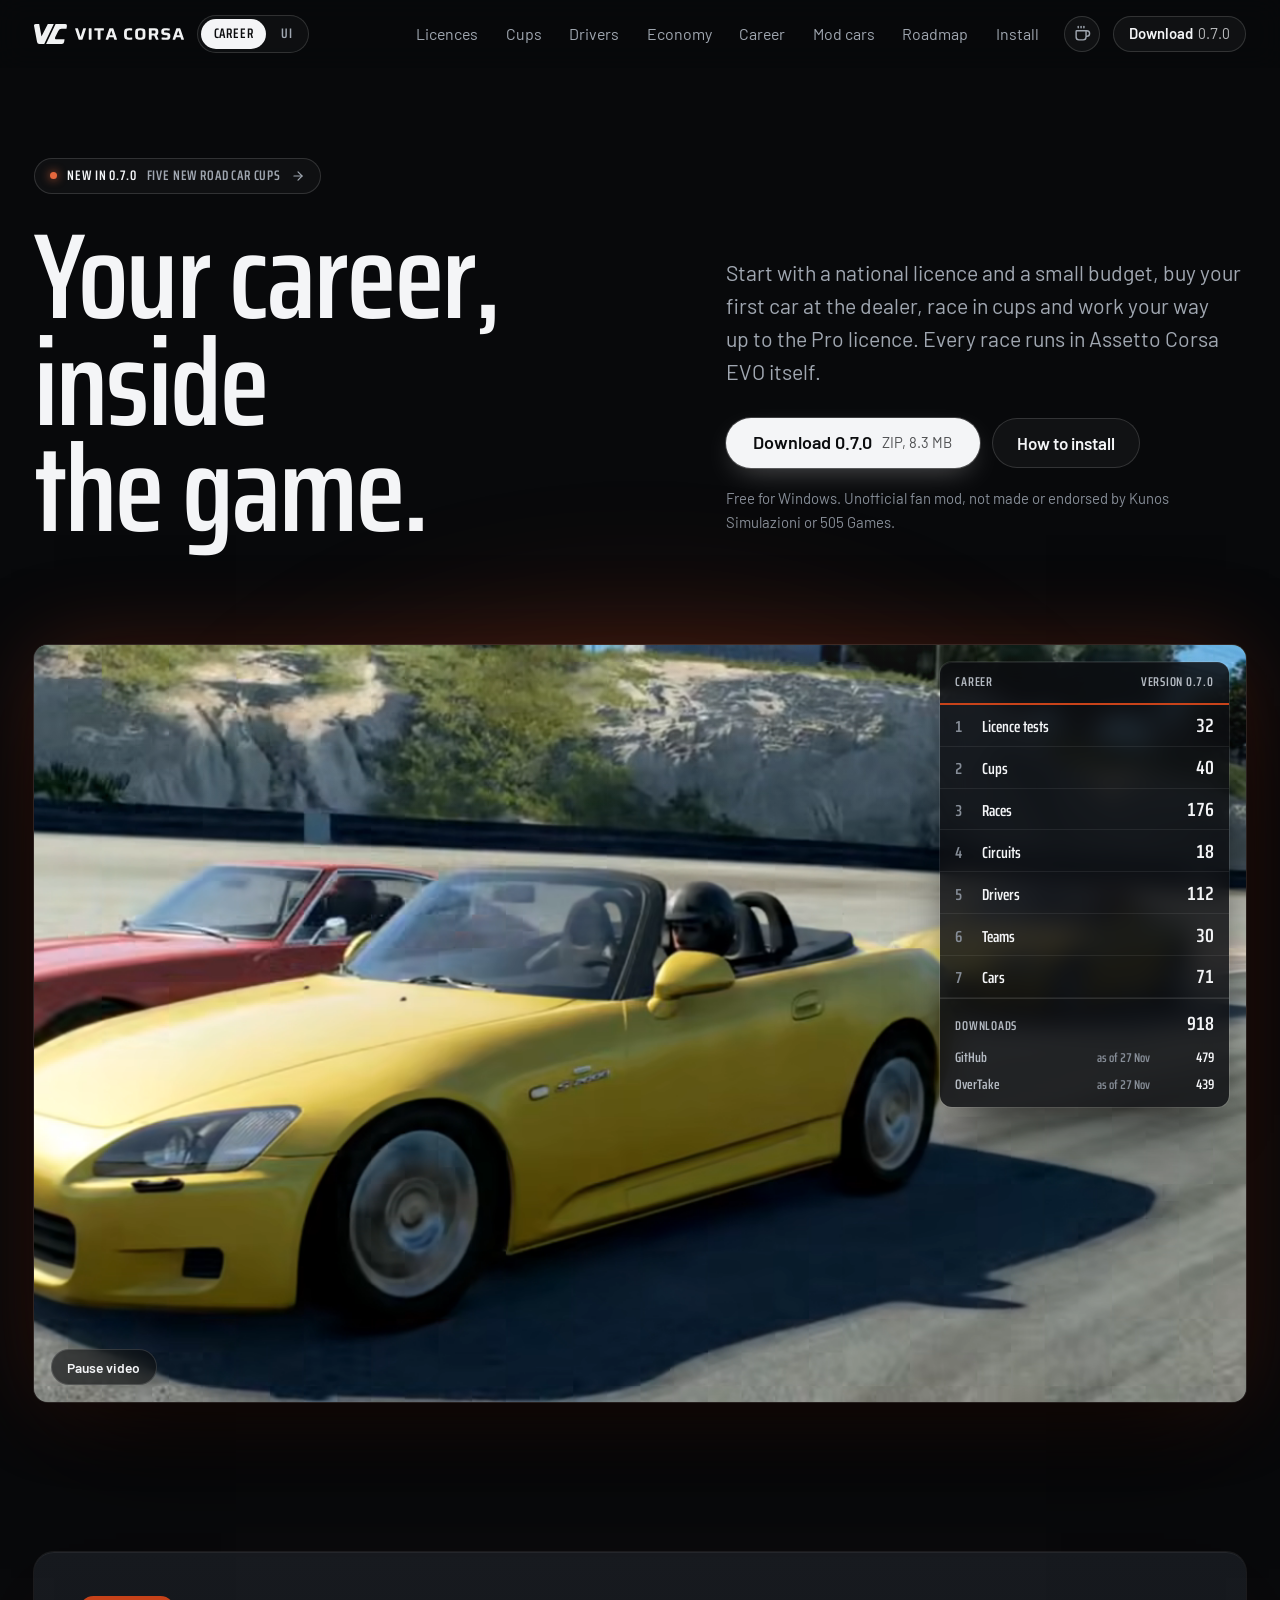
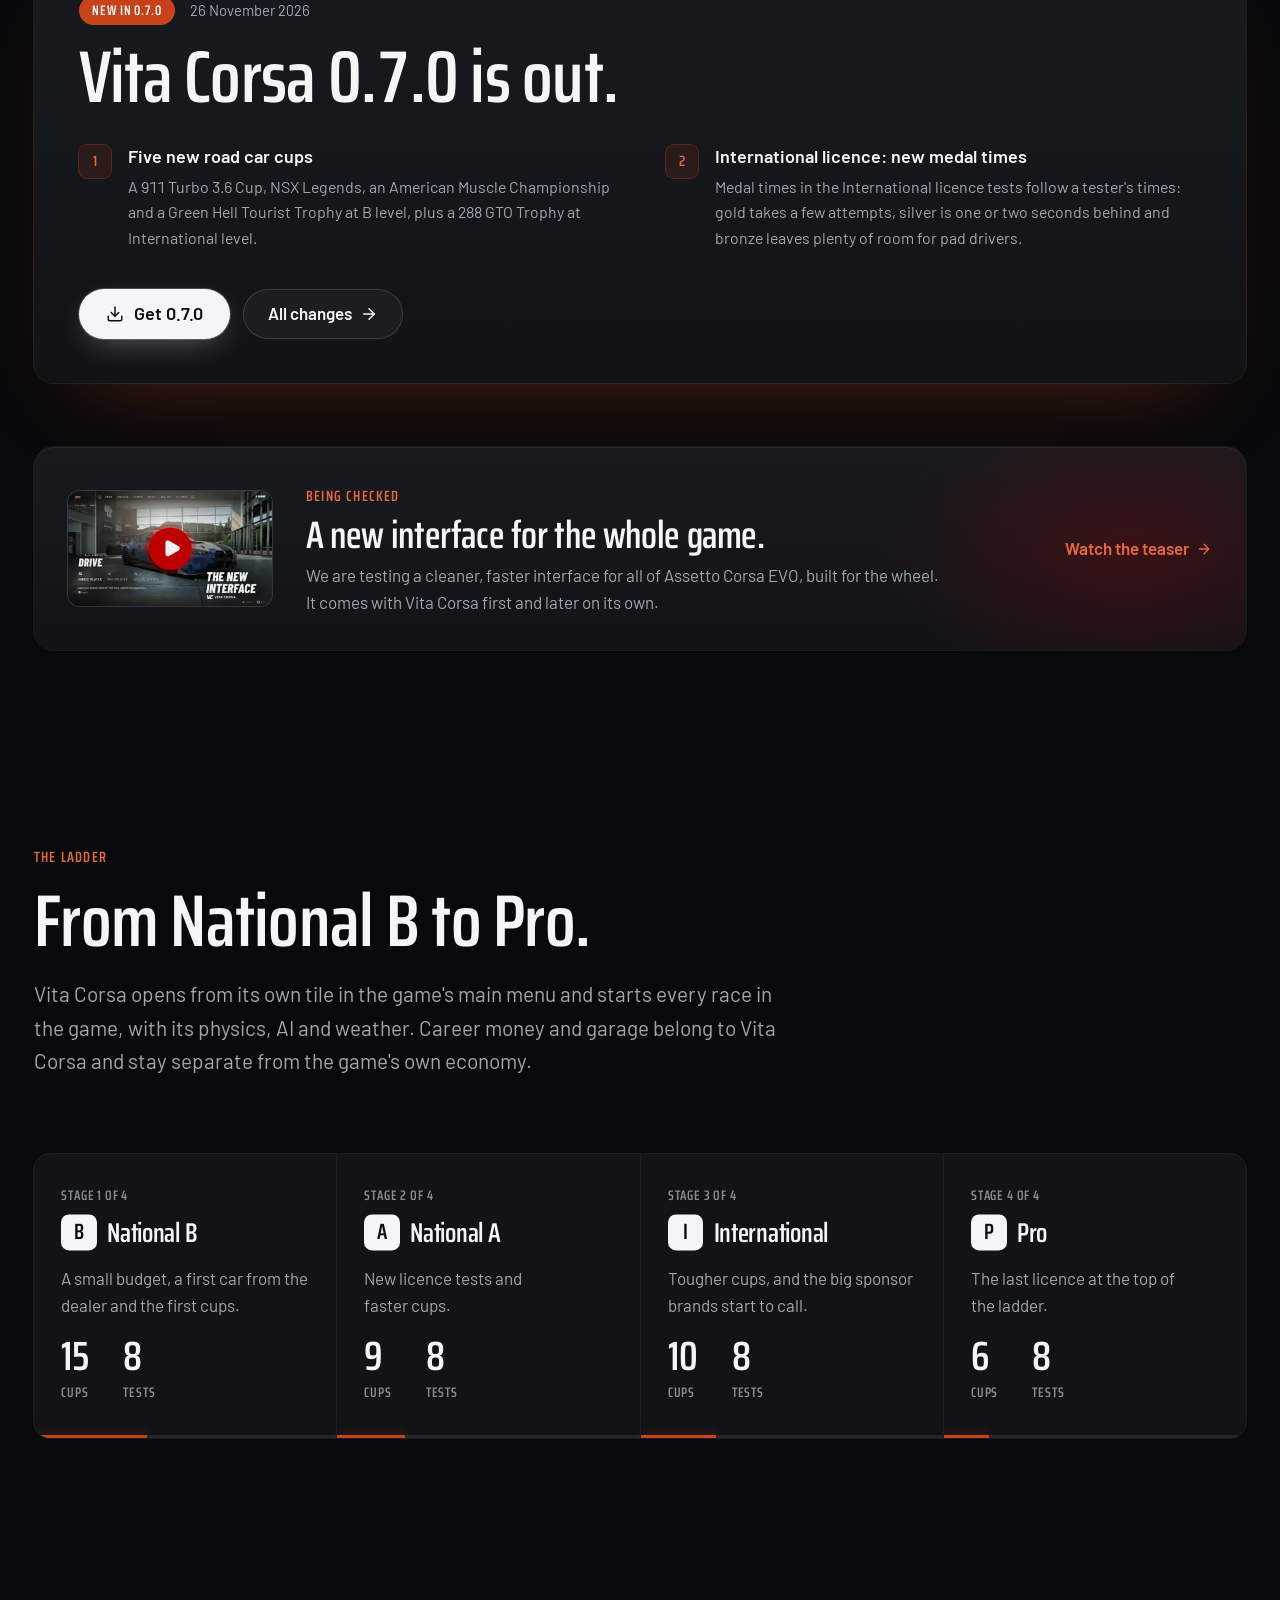
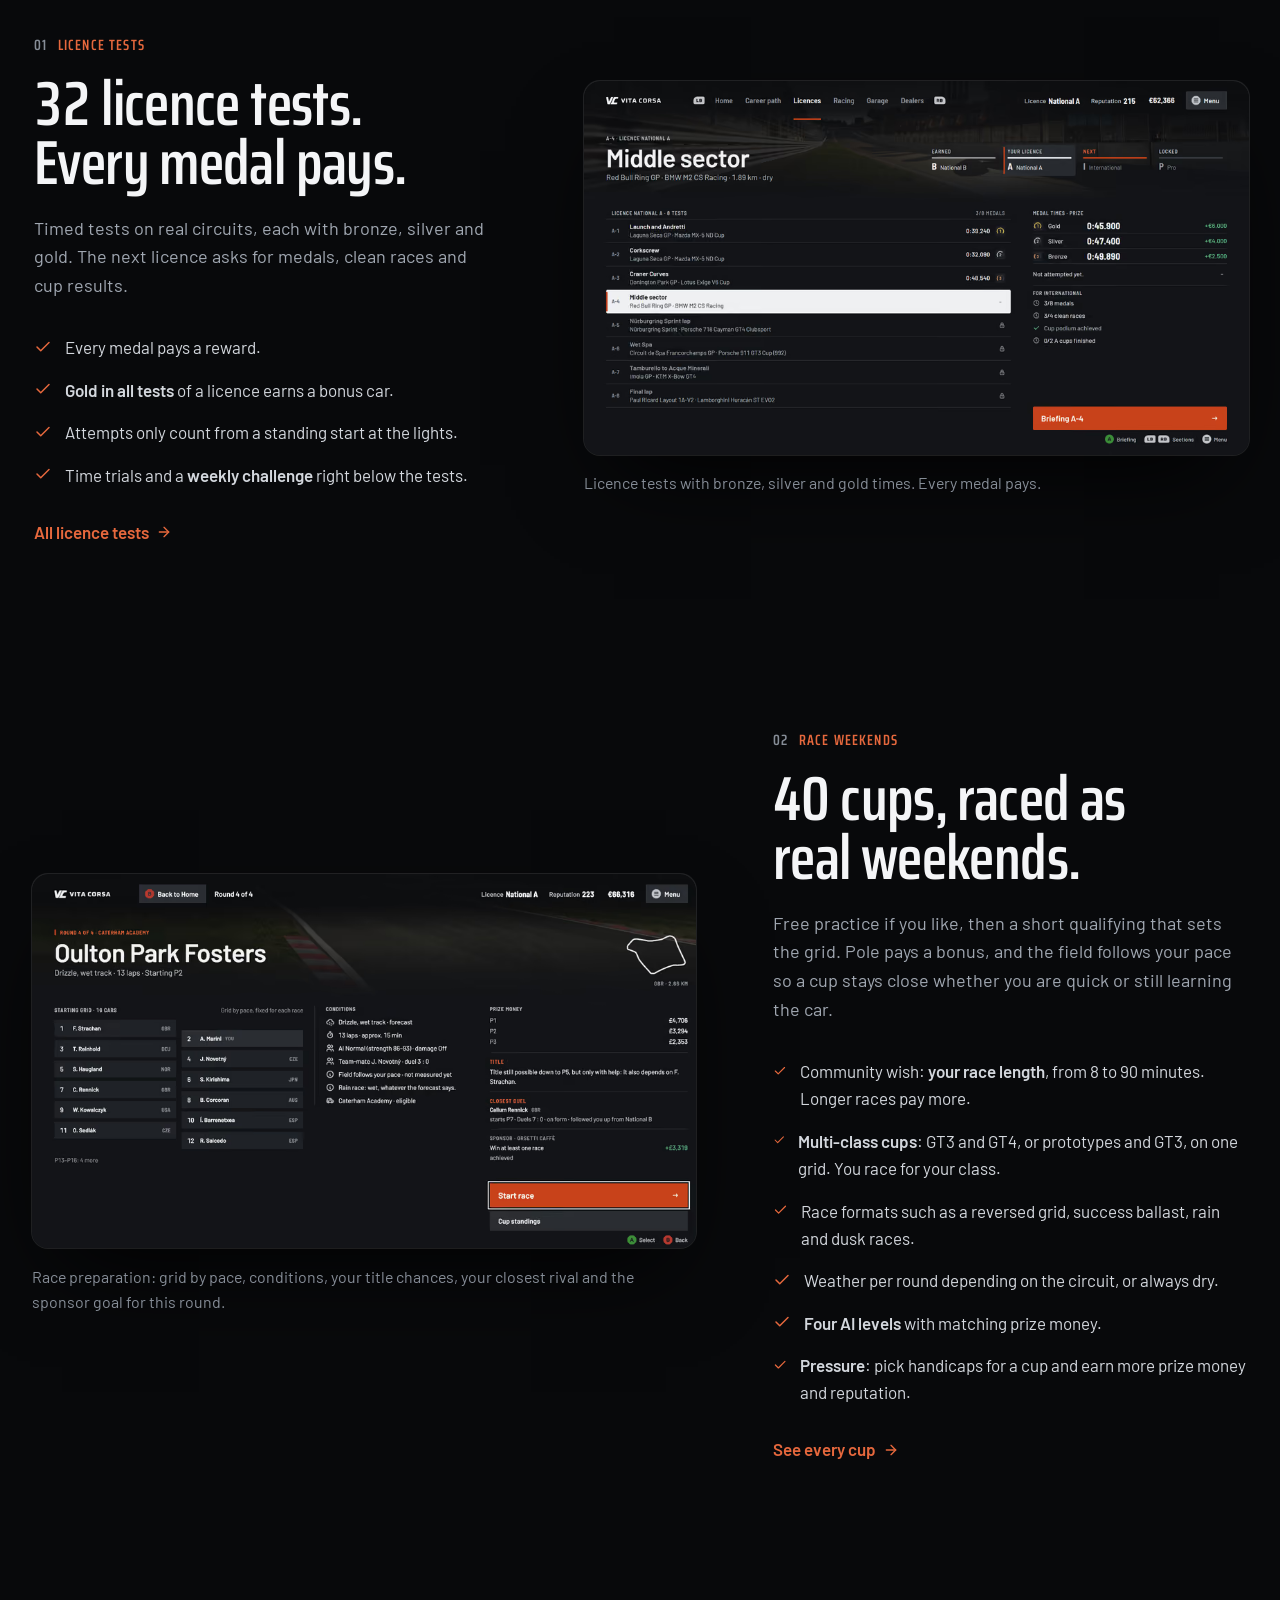
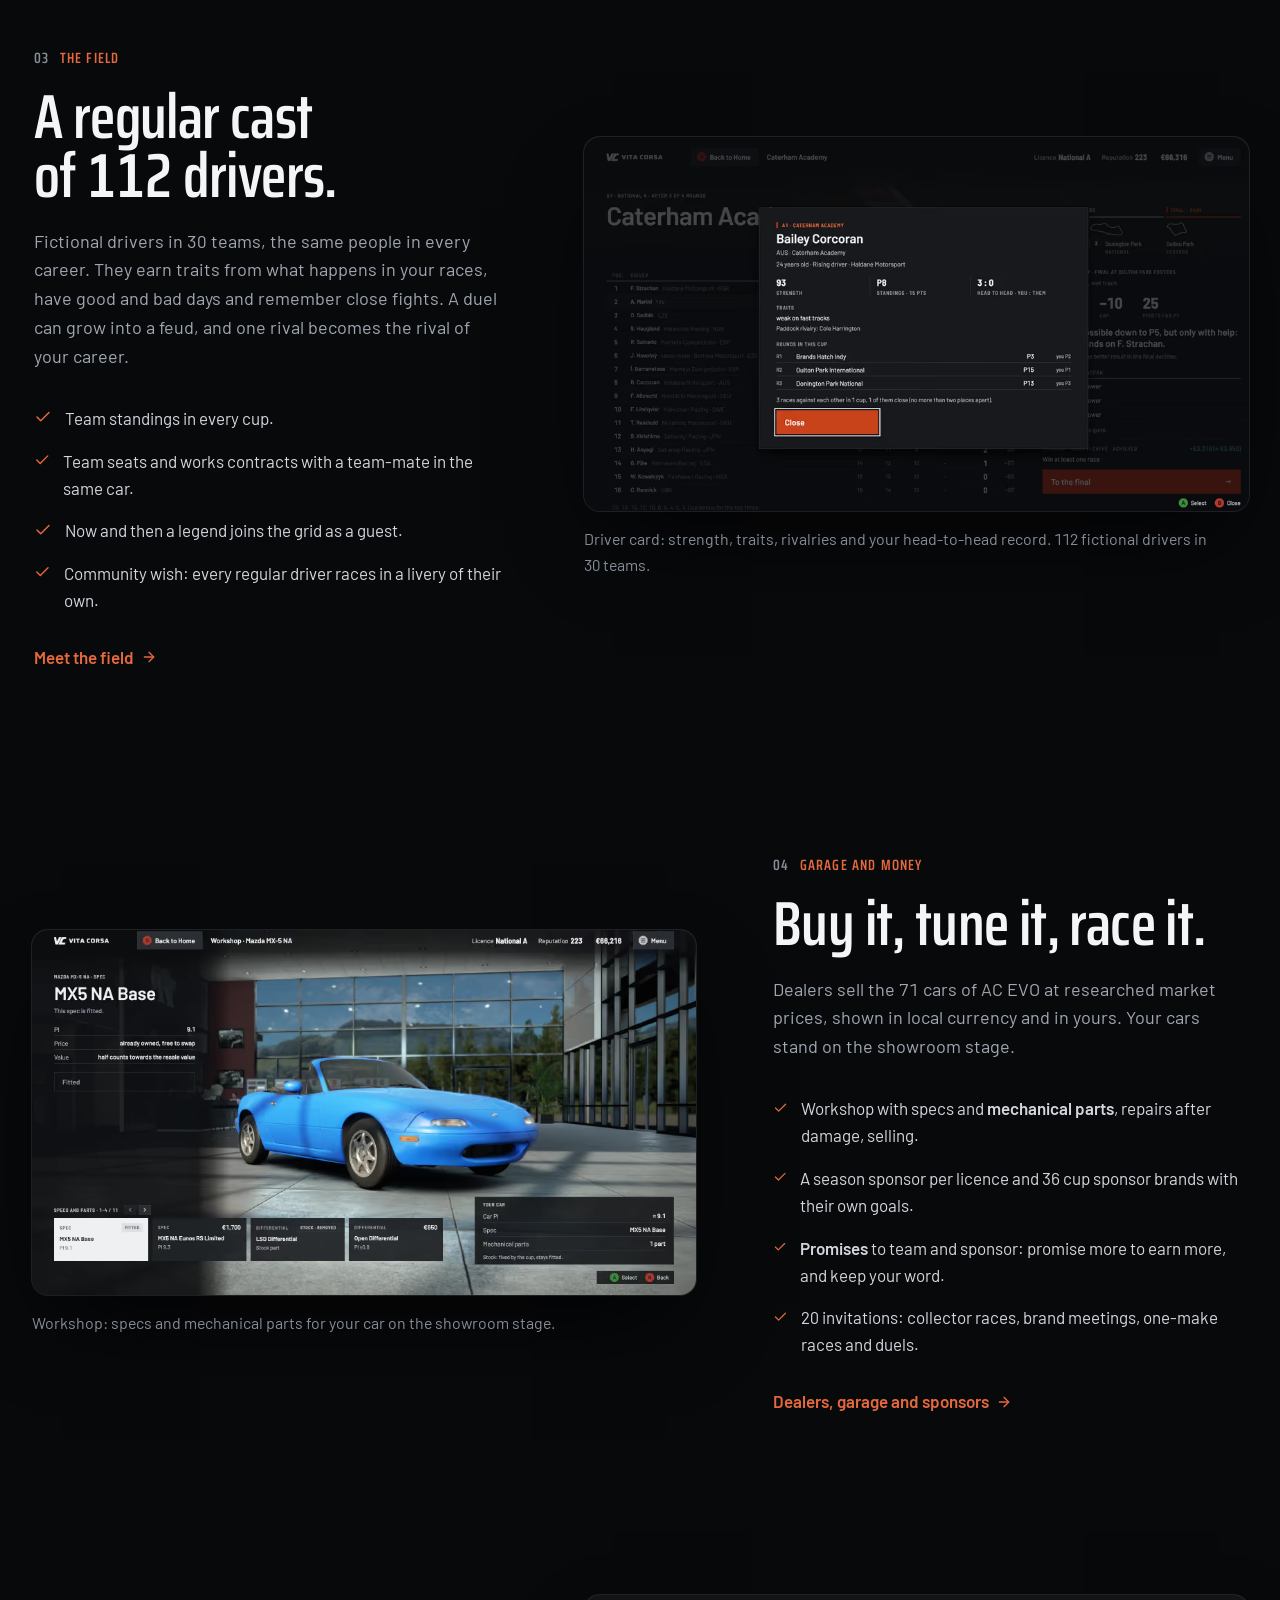
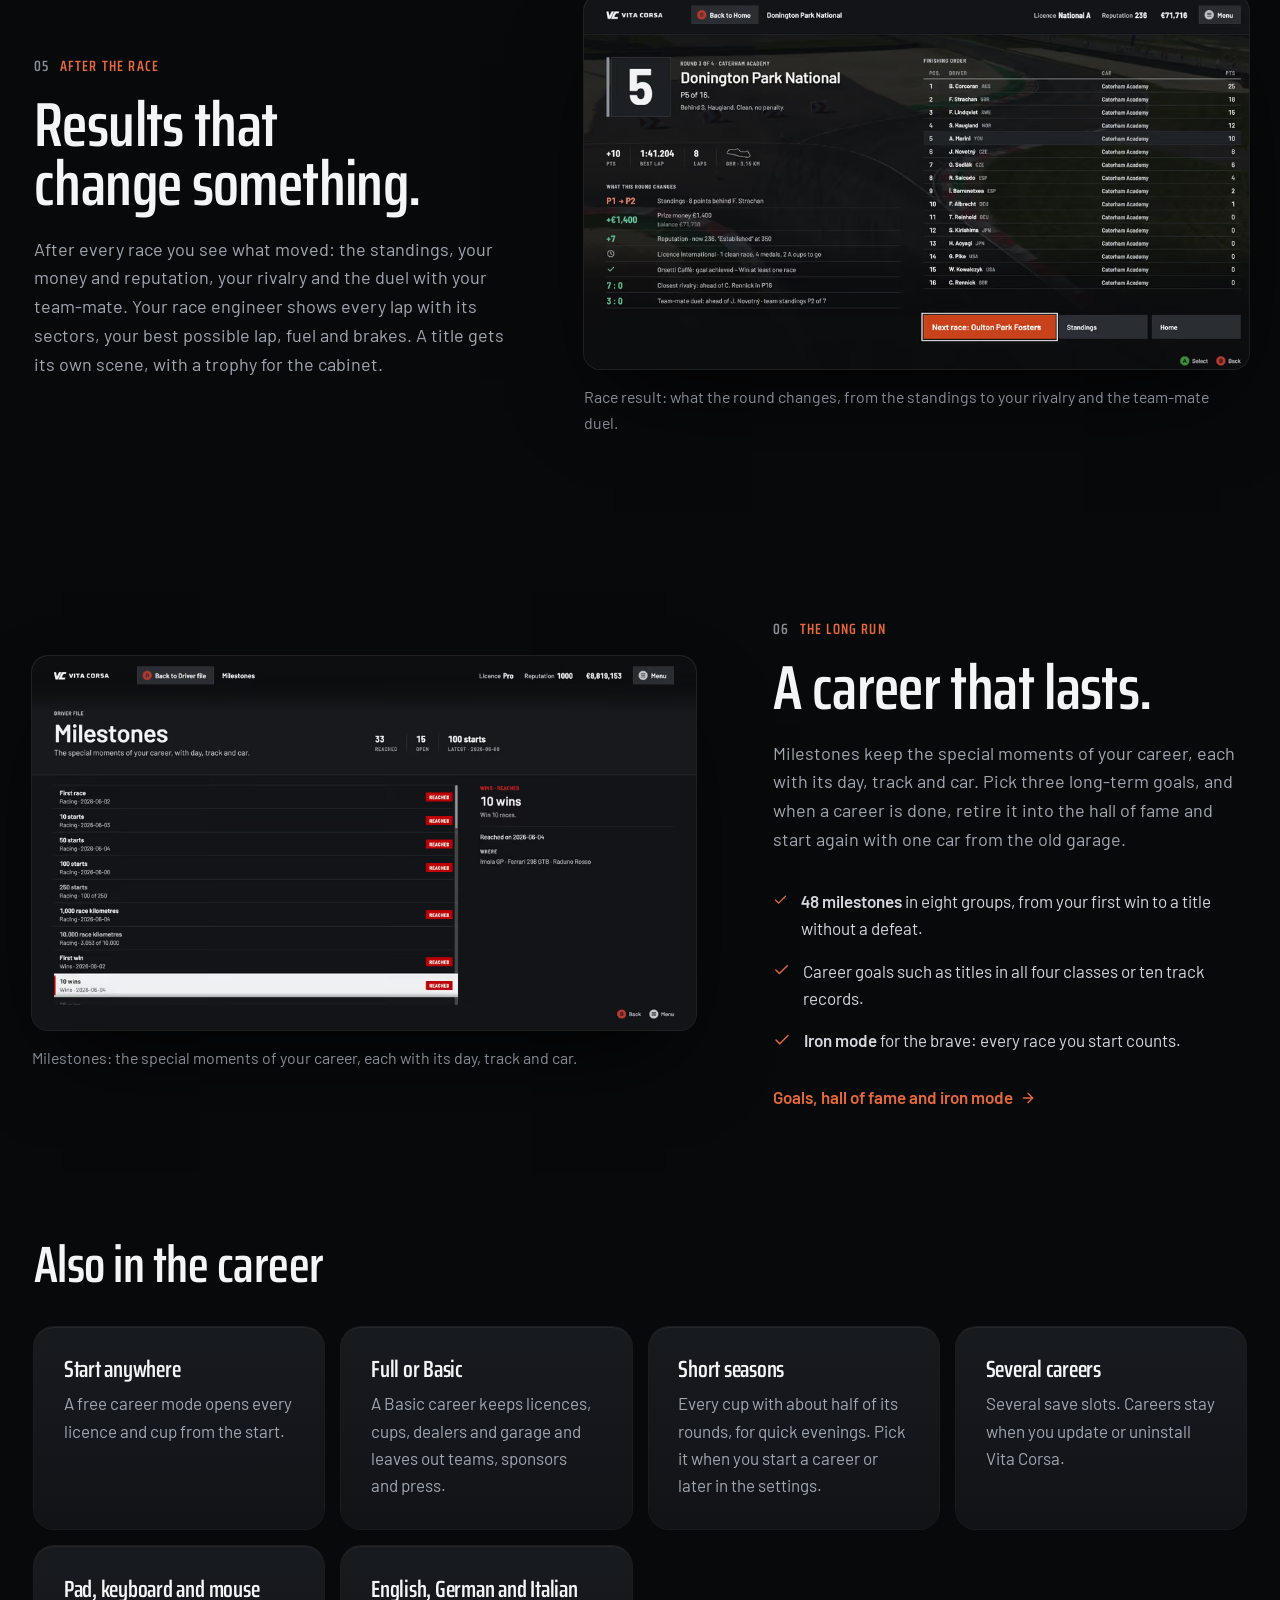
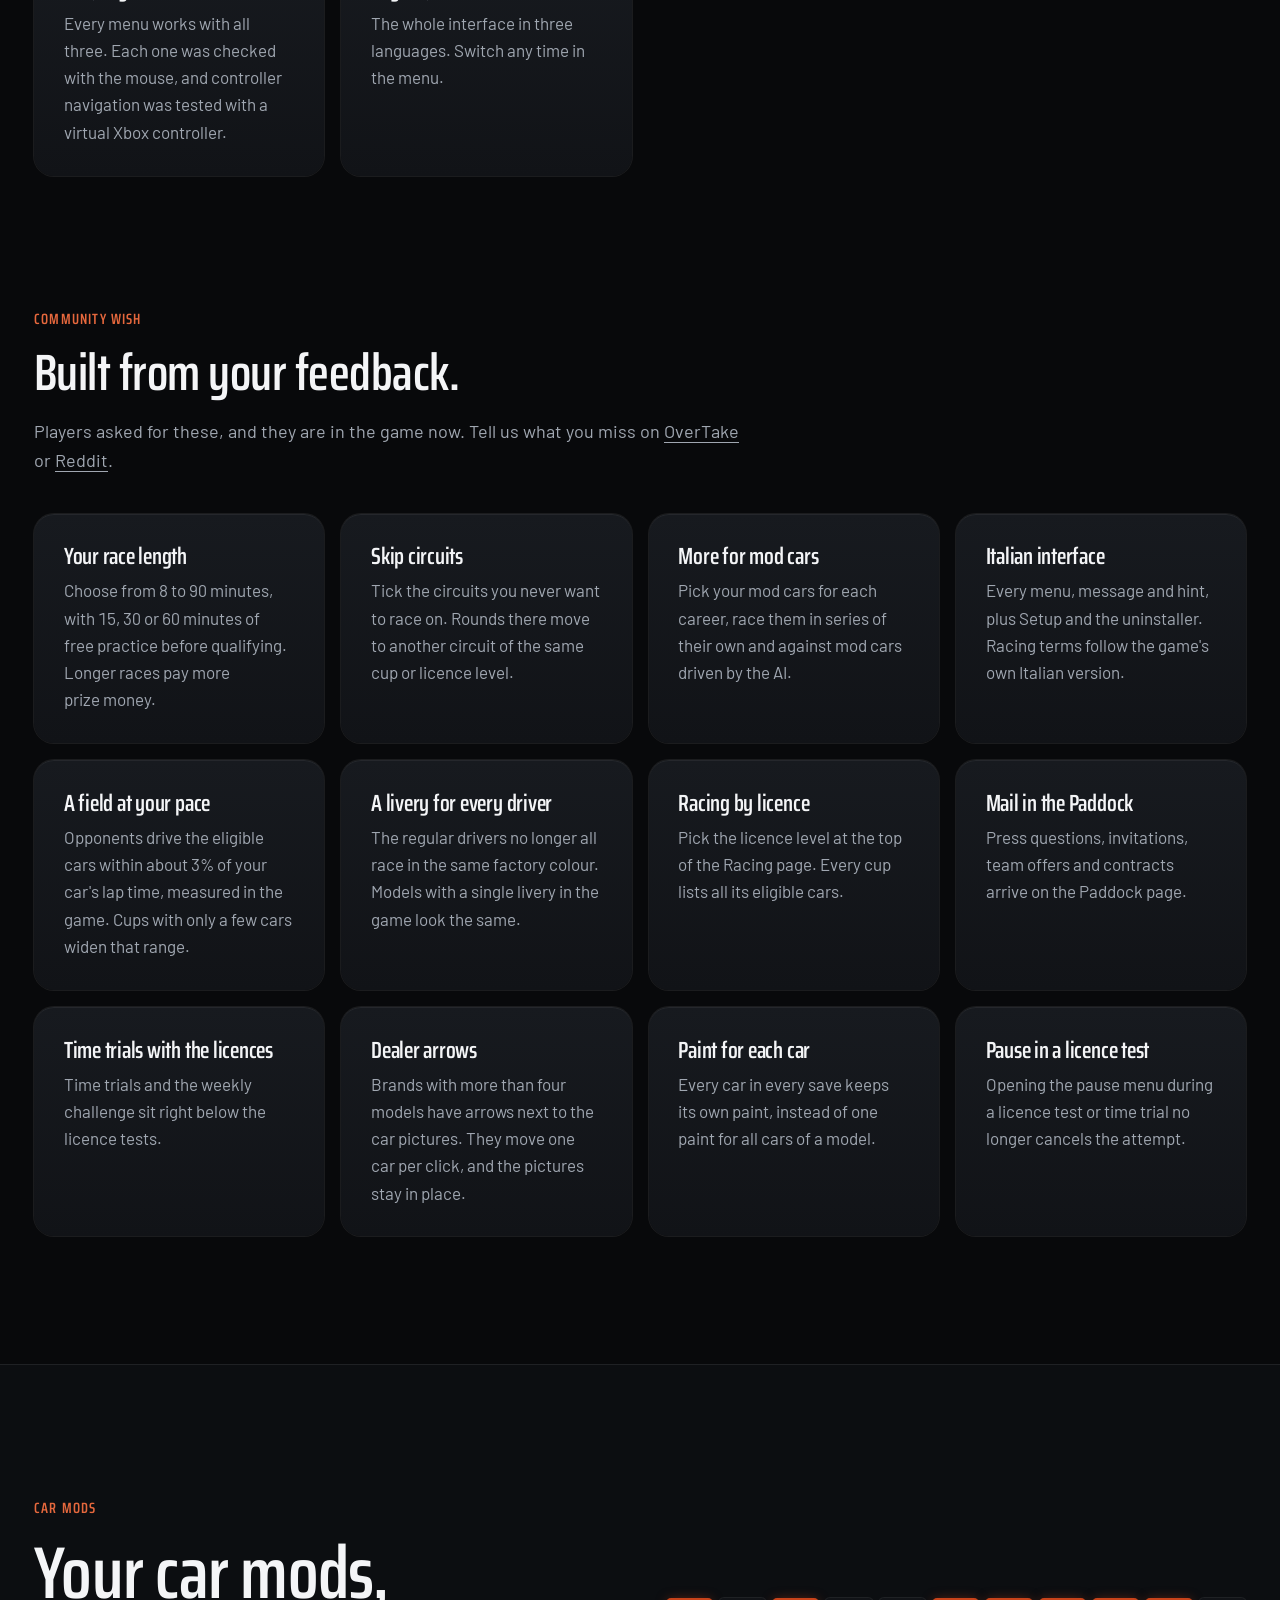
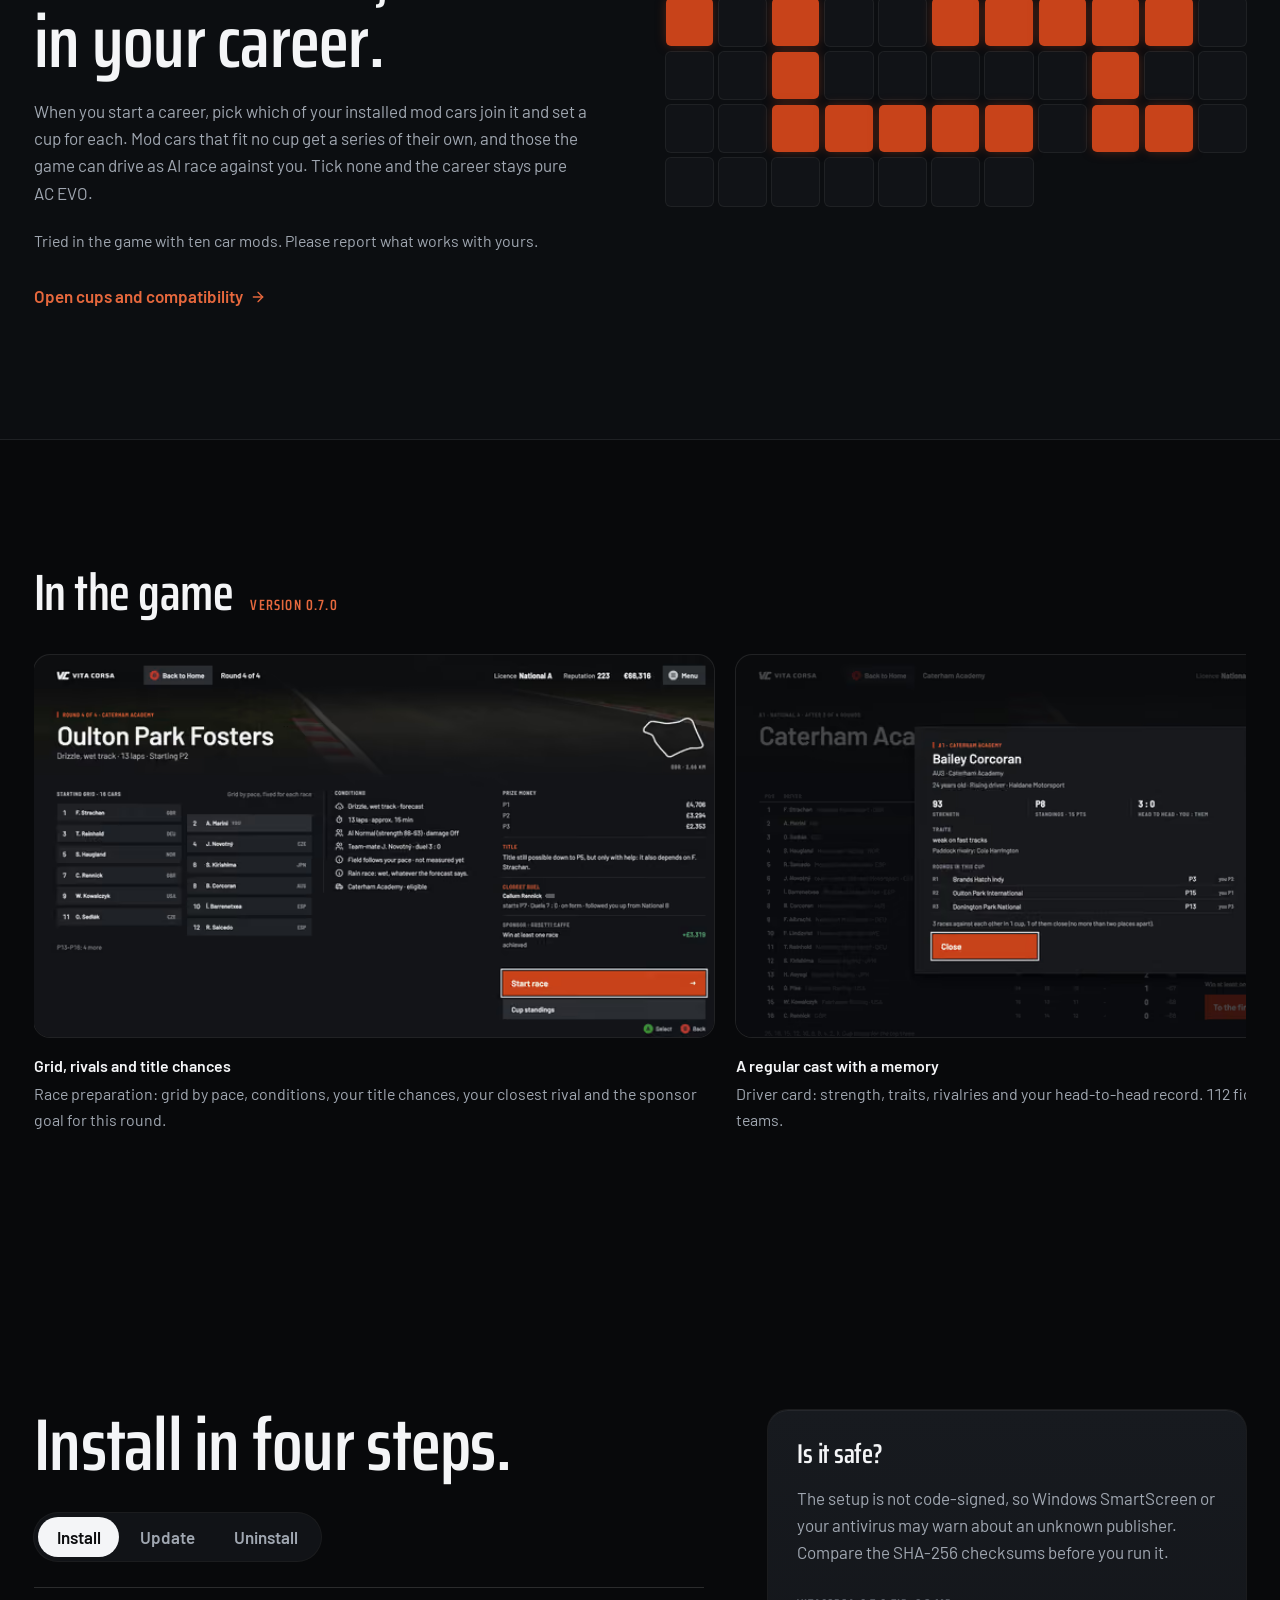
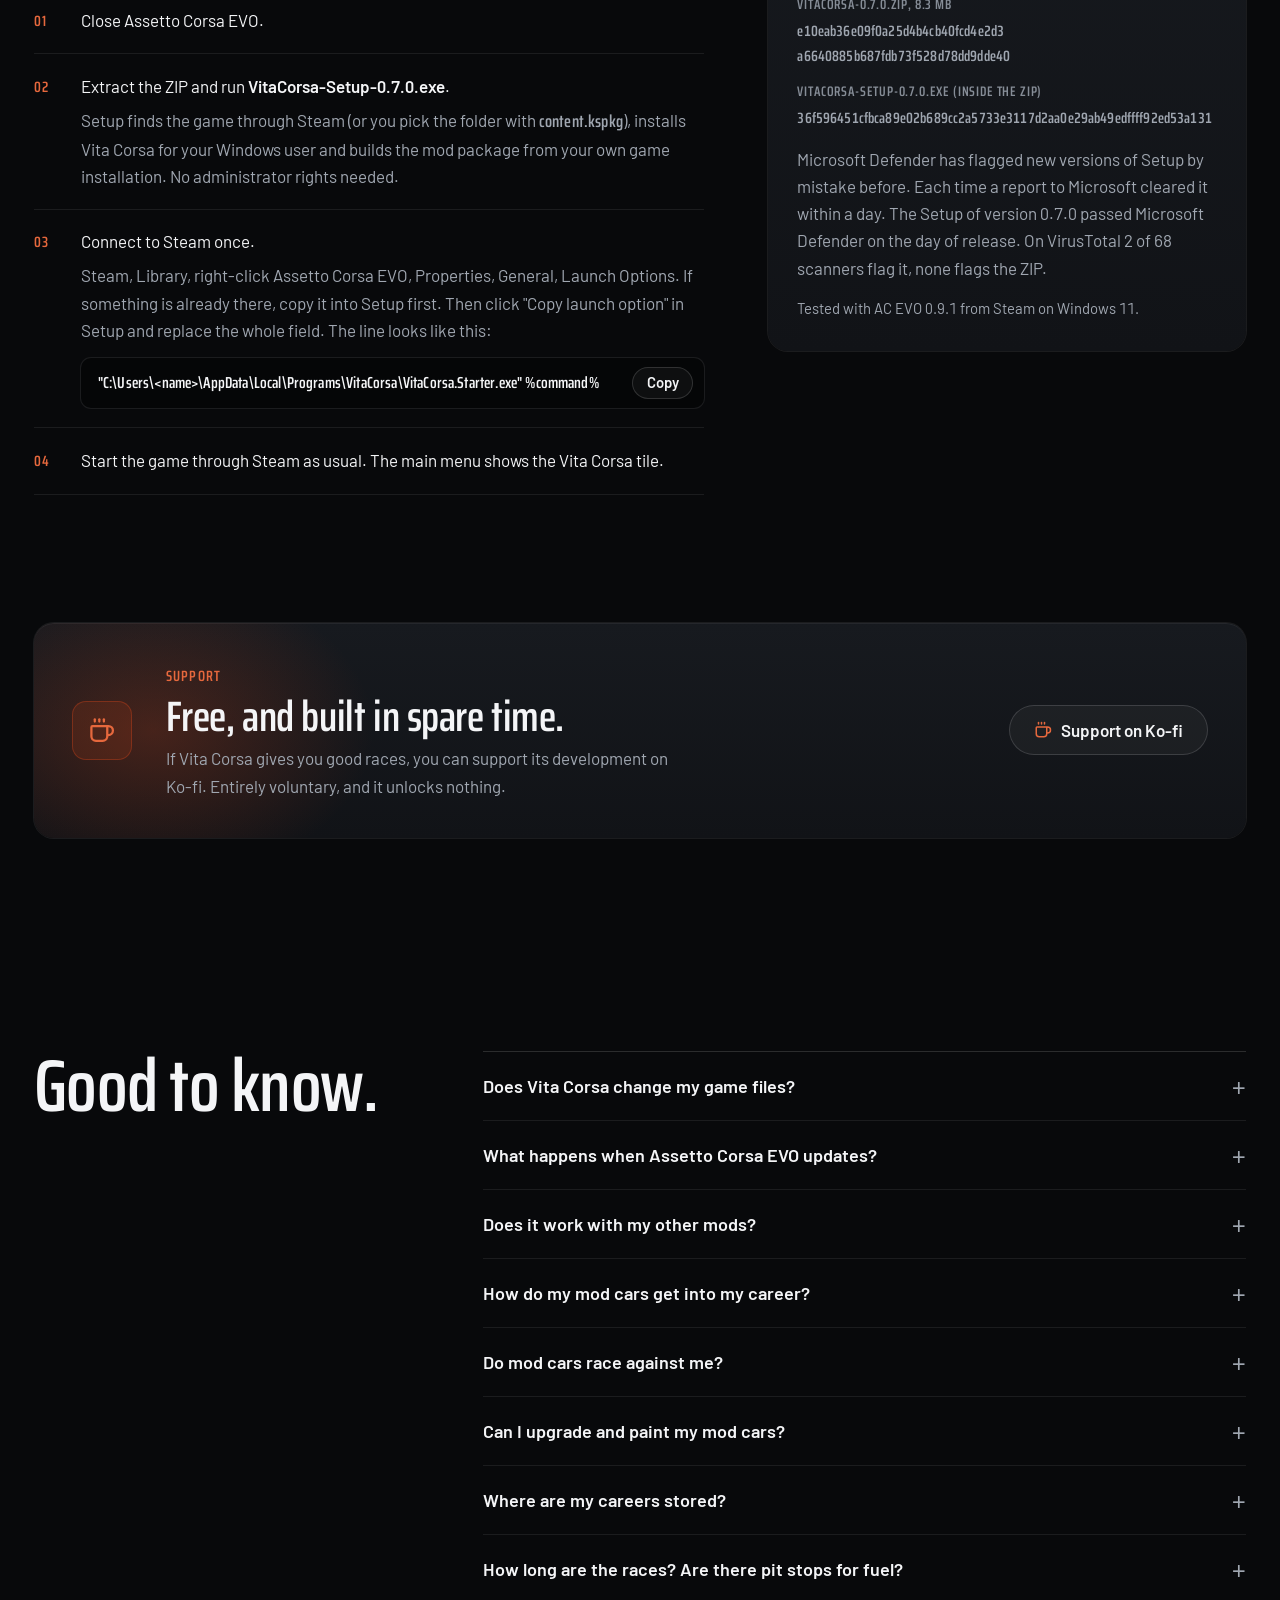
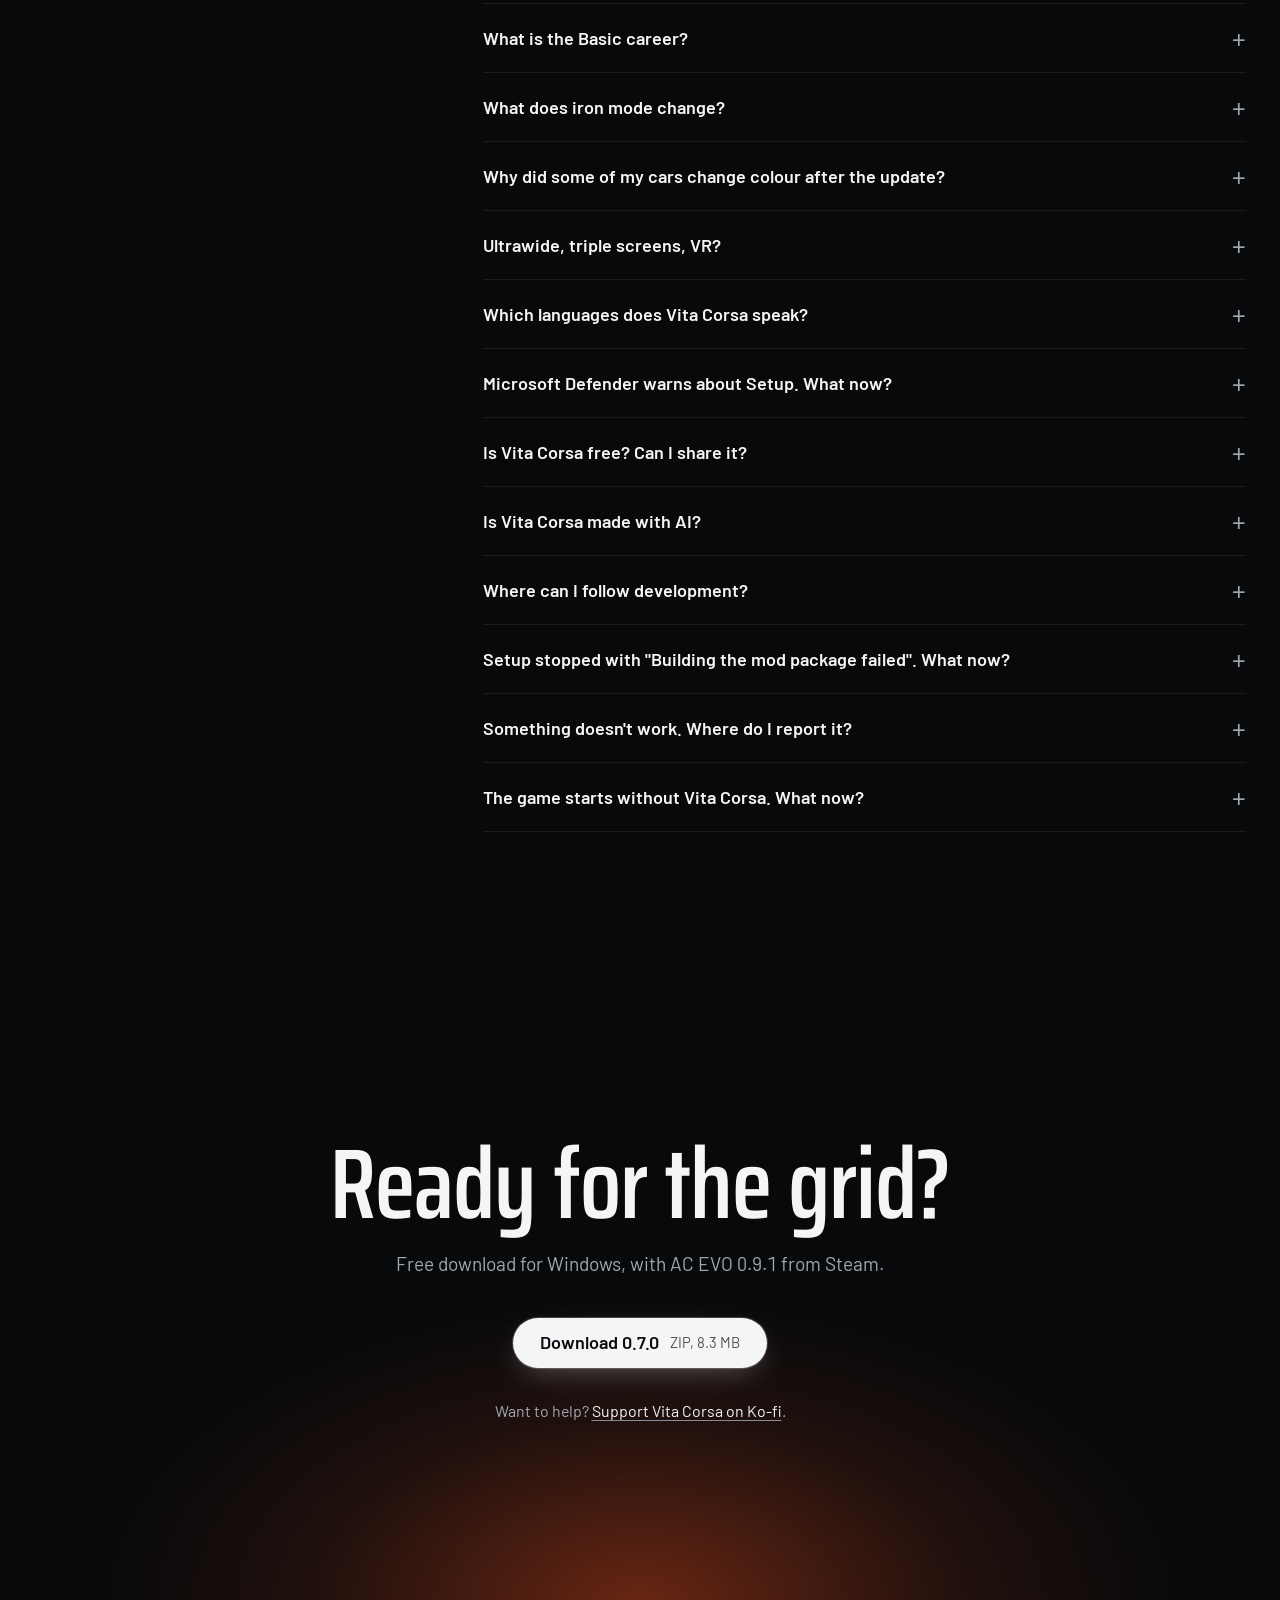
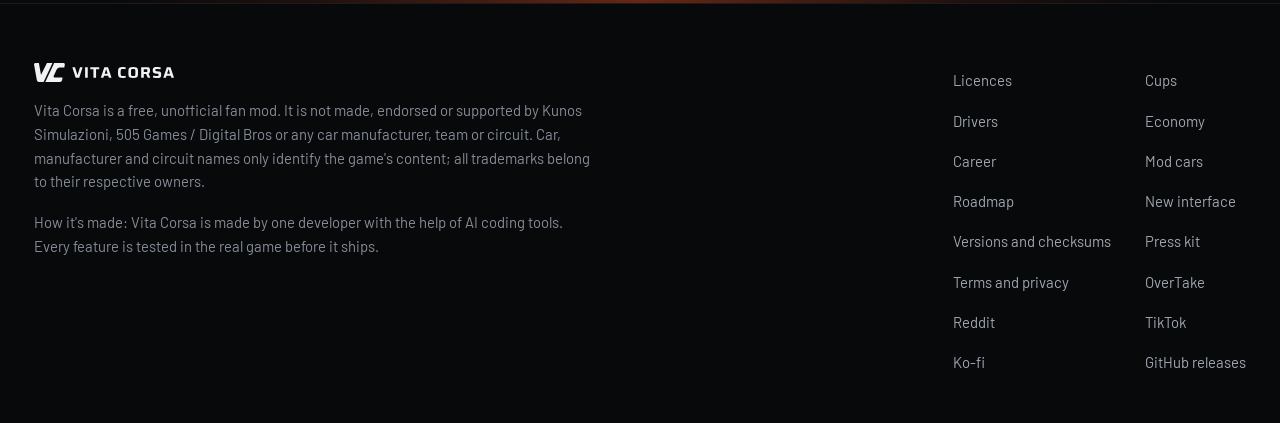
<file: index.html>
<!DOCTYPE html><html lang="en" class="vc"> <head><meta charset="utf-8"><meta name="viewport" content="width=device-width, initial-scale=1"><title>Vita Corsa · Career mod for Assetto Corsa EVO</title><meta name="description" content="Vita Corsa is a free, unofficial career mode for Assetto Corsa EVO: licences, licence tests, cups, dealers, garage and sponsors, right in the game's main menu."><meta name="theme-color" content="#121417"><meta name="color-scheme" content="dark"><link rel="canonical" href="https://vitacorsa.github.io/"><meta property="og:type" content="website"><meta property="og:site_name" content="Vita Corsa"><meta property="og:title" content="Vita Corsa · Career mod for Assetto Corsa EVO"><meta property="og:description" content="Vita Corsa is a free, unofficial career mode for Assetto Corsa EVO: licences, licence tests, cups, dealers, garage and sponsors, right in the game's main menu."><meta property="og:url" content="https://vitacorsa.github.io/"><meta property="og:image" content="https://vitacorsa.github.io/teilen/start.png"><meta property="og:image:width" content="1200"><meta property="og:image:height" content="630"><meta property="og:image:alt" content="Vita Corsa · Career mod for Assetto Corsa EVO"><meta name="twitter:card" content="summary_large_image"><link rel="icon" href="data:image/svg+xml,%3csvg%20xmlns='http://www.w3.org/2000/svg'%20viewBox='0%200%20298.60%20177.10'%20width='298.60'%20height='177.10'%20role='img'%20aria-labelledby='titel'%3e%3ctitle%20id='titel'%3eVita%20Corsa%20Signet,%20Kleinfassung%3c/title%3e%3cg%20id='signet'%20fill='%23121417'%3e%3cpath%20id='signet-v'%20d='M0.45%2016.66L26.86%20160.44Q29.92%20177.10%2047.63%20177.10L90.64%20177.10L175.00%200.00L122.31%200.00L68.08%20107.12Q67.10%20109.04%2066.44%20109.05Q65.78%20109.06%2065.43%20107.15L45.75%200.00L15.10%200.00Q6.25%200.00%202.58%204.17Q-1.08%208.33%200.45%2016.66Z'/%3e%3cpath%20id='signet-c'%20d='M197.77%200.00L113.41%20177.10L252.32%20177.10Q270.03%20177.10%20273.15%20159.39L276.90%20138.14Q277.34%20135.61%20274.81%20135.61L206.10%20135.61Q195.98%20135.61%20193.23%20130.76Q190.47%20125.91%20195.09%20116.22L221.45%2060.88Q230.69%2041.49%20250.93%2041.49L291.41%2041.49Q293.94%2041.49%20294.38%2038.96L298.13%2017.71Q301.25%200.00%20283.54%200.00Z'/%3e%3c/g%3e%3c/svg%3e" media="(prefers-color-scheme: light)"><link rel="icon" href="data:image/svg+xml,%3csvg%20xmlns='http://www.w3.org/2000/svg'%20viewBox='0%200%20298.60%20177.10'%20width='298.60'%20height='177.10'%20role='img'%20aria-labelledby='titel'%3e%3ctitle%20id='titel'%3eVita%20Corsa%20Signet,%20Kleinfassung%3c/title%3e%3cg%20id='signet'%20fill='%23F1F2F3'%3e%3cpath%20id='signet-v'%20d='M0.45%2016.66L26.86%20160.44Q29.92%20177.10%2047.63%20177.10L90.64%20177.10L175.00%200.00L122.31%200.00L68.08%20107.12Q67.10%20109.04%2066.44%20109.05Q65.78%20109.06%2065.43%20107.15L45.75%200.00L15.10%200.00Q6.25%200.00%202.58%204.17Q-1.08%208.33%200.45%2016.66Z'/%3e%3cpath%20id='signet-c'%20d='M197.77%200.00L113.41%20177.10L252.32%20177.10Q270.03%20177.10%20273.15%20159.39L276.90%20138.14Q277.34%20135.61%20274.81%20135.61L206.10%20135.61Q195.98%20135.61%20193.23%20130.76Q190.47%20125.91%20195.09%20116.22L221.45%2060.88Q230.69%2041.49%20250.93%2041.49L291.41%2041.49Q293.94%2041.49%20294.38%2038.96L298.13%2017.71Q301.25%200.00%20283.54%200.00Z'/%3e%3c/g%3e%3c/svg%3e" media="(prefers-color-scheme: dark)"><!-- Vorladen nur, was der Hero braucht (Saira, Barlow 400); die Ersatzschrift hat abgestimmte Maße (kein Springen) --><style>@font-face{font-family:Saira-022eff54fd130b6c;src:url("/_astro/fonts/645204fef8bec149.woff2") format("woff2");font-display:optional;unicode-range:U+20-7e, U+a0-ff, U+2010-2027, U+2030-203a, U+20ac, U+2122, U+2190-2193, U+2212;font-weight:620;font-style:normal;font-stretch:70%;}@font-face{font-family:Saira-022eff54fd130b6c;src:url("/_astro/fonts/5af8b186f16e7444.woff2") format("woff2");font-display:optional;unicode-range:U+100-17f;font-weight:620;font-style:normal;font-stretch:70%;}@font-face{font-family:"Saira-022eff54fd130b6c fallback: Arial";src:local("Arial Bold"),local("Arial-BoldMT");font-display:swap;font-weight:620;font-style:normal;size-adjust:76.0429%;ascent-override:149.2578%;descent-override:57.7305%;line-gap-override:0%;}:root{--schrift-saira:Saira-022eff54fd130b6c,"Saira-022eff54fd130b6c fallback: Arial",sans-serif;}</style> <link rel="preload" href="/_astro/fonts/645204fef8bec149.woff2" as="font" type="font/woff2" crossorigin><style>@font-face{font-family:Barlow-b5a63c2d7d5902aa;src:url("/_astro/fonts/40c164e5bf5017ab.woff2") format("woff2");font-display:optional;unicode-range:U+20-7e, U+a0-ff, U+2010-2027, U+2030-203a, U+20ac, U+2122, U+2190-2193, U+2212;font-weight:400;font-style:normal;}@font-face{font-family:Barlow-b5a63c2d7d5902aa;src:url("/_astro/fonts/9de6077158dc6e78.woff2") format("woff2");font-display:optional;unicode-range:U+100-17f;font-weight:400;font-style:normal;}@font-face{font-family:Barlow-b5a63c2d7d5902aa;src:url("/_astro/fonts/3ee02180d3c2185c.woff2") format("woff2");font-display:optional;unicode-range:U+20-7e, U+a0-ff, U+2010-2027, U+2030-203a, U+20ac, U+2122, U+2190-2193, U+2212;font-weight:600;font-style:normal;}@font-face{font-family:Barlow-b5a63c2d7d5902aa;src:url("/_astro/fonts/8a4772d2bec82686.woff2") format("woff2");font-display:optional;unicode-range:U+100-17f;font-weight:600;font-style:normal;}@font-face{font-family:"Barlow-b5a63c2d7d5902aa fallback: Arial";src:local("Arial");font-display:swap;font-weight:400;font-style:normal;size-adjust:96.68%;ascent-override:103.4341%;descent-override:20.6868%;line-gap-override:0%;}@font-face{font-family:"Barlow-b5a63c2d7d5902aa fallback: Arial";src:local("Arial Bold"),local("Arial-BoldMT");font-display:swap;font-weight:600;font-style:normal;size-adjust:96.68%;ascent-override:103.4341%;descent-override:20.6868%;line-gap-override:0%;}:root{--schrift-barlow:Barlow-b5a63c2d7d5902aa,"Barlow-b5a63c2d7d5902aa fallback: Arial",sans-serif;}</style> <link rel="preload" href="/_astro/fonts/40c164e5bf5017ab.woff2" as="font" type="font/woff2" crossorigin><link rel="preload" href="/_astro/fonts/3ee02180d3c2185c.woff2" as="font" type="font/woff2" crossorigin><script type="application/ld+json">{"@context":"https://schema.org","@type":"SoftwareApplication","name":"Vita Corsa","description":"Free, unofficial career mod for Assetto Corsa EVO.","applicationCategory":"GameApplication","applicationSubCategory":"Game mod","operatingSystem":"Windows","softwareVersion":"0.7.0","datePublished":"2026-11-26","downloadUrl":"https://github.com/vitacorsa/vitacorsa.github.io/releases/download/v0.7.0/VitaCorsa-0.7.0.zip","fileSize":"8.3 MB","url":"https://vitacorsa.github.io/","image":"https://vitacorsa.github.io/teilen/start.png","isAccessibleForFree":true,"offers":{"@type":"Offer","price":"0","priceCurrency":"EUR"}}</script><link rel="stylesheet" href="/_astro/Basis.DYaaWCUF.css"></head> <body> <a class="springen" href="#inhalt">Skip to content</a> <header class="kopf"> <a class="kopf-logo" href="/" aria-label="Vita Corsa home"><img src="/_astro/vita-corsa_logo-horizontal_hell.Br6Usjna.svg" alt="Vita Corsa" width="150" height="20"><img class="kopf-signet" src="data:image/svg+xml,%3csvg%20xmlns='http://www.w3.org/2000/svg'%20viewBox='0%200%20298.60%20177.10'%20width='298.60'%20height='177.10'%20role='img'%20aria-labelledby='titel'%3e%3ctitle%20id='titel'%3eVita%20Corsa%20Signet,%20Kleinfassung%3c/title%3e%3cg%20id='signet'%20fill='%23F1F2F3'%3e%3cpath%20id='signet-v'%20d='M0.45%2016.66L26.86%20160.44Q29.92%20177.10%2047.63%20177.10L90.64%20177.10L175.00%200.00L122.31%200.00L68.08%20107.12Q67.10%20109.04%2066.44%20109.05Q65.78%20109.06%2065.43%20107.15L45.75%200.00L15.10%200.00Q6.25%200.00%202.58%204.17Q-1.08%208.33%200.45%2016.66Z'/%3e%3cpath%20id='signet-c'%20d='M197.77%200.00L113.41%20177.10L252.32%20177.10Q270.03%20177.10%20273.15%20159.39L276.90%20138.14Q277.34%20135.61%20274.81%20135.61L206.10%20135.61Q195.98%20135.61%20193.23%20130.76Q190.47%20125.91%20195.09%20116.22L221.45%2060.88Q230.69%2041.49%20250.93%2041.49L291.41%2041.49Q293.94%2041.49%20294.38%2038.96L298.13%2017.71Q301.25%200.00%20283.54%200.00Z'/%3e%3c/g%3e%3c/svg%3e" alt="" width="28" height="20"></a> <nav class="kopf-produkte" aria-label="Products"> <a href="/" aria-current="true">Career</a><a href="/interface.html">UI</a> </nav> <nav class="kopf-nav" aria-label="Main"> <ul role="list"> <li><a href="/licences.html">Licences</a></li><li><a href="/cups.html">Cups</a></li><li><a href="/drivers.html">Drivers</a></li><li><a href="/economy.html">Economy</a></li><li><a href="/career.html">Career</a></li><li><a href="/mod-cars.html">Mod cars</a></li><li><a href="/roadmap.html">Roadmap</a></li><li><a href="/#install">Install</a></li> </ul> </nav> <details class="kopf-menue"> <summary>Menu</summary> <ul role="list"> <li><a href="/licences.html">Licences</a></li><li><a href="/cups.html">Cups</a></li><li><a href="/drivers.html">Drivers</a></li><li><a href="/economy.html">Economy</a></li><li><a href="/career.html">Career</a></li><li><a href="/mod-cars.html">Mod cars</a></li><li><a href="/roadmap.html">Roadmap</a></li><li><a href="/#install">Install</a></li> <li class="kopf-menue-kofi"><a href="https://ko-fi.com/filthyjoker"><svg xmlns="http://www.w3.org/2000/svg" width="24" height="24" viewBox="0 0 24 24" fill="none" stroke="currentColor" stroke-width="2" stroke-linecap="round" stroke-linejoin="round" class="lucide lucide-coffee" aria-hidden="true"> <path d="M10 2v2"></path><path d="M14 2v2"></path><path d="M16 8a1 1 0 0 1 1 1v8a4 4 0 0 1-4 4H7a4 4 0 0 1-4-4V9a1 1 0 0 1 1-1h14a4 4 0 1 1 0 8h-1"></path><path d="M6 2v2"></path>  </svg>Support on Ko-fi</a></li> </ul> </details> <a class="kopf-kofi" href="https://ko-fi.com/filthyjoker" aria-label="Support Vita Corsa on Ko-fi" title="Support on Ko-fi"><svg xmlns="http://www.w3.org/2000/svg" width="24" height="24" viewBox="0 0 24 24" fill="none" stroke="currentColor" stroke-width="2" stroke-linecap="round" stroke-linejoin="round" class="lucide lucide-coffee" aria-hidden="true"> <path d="M10 2v2"></path><path d="M14 2v2"></path><path d="M16 8a1 1 0 0 1 1 1v8a4 4 0 0 1-4 4H7a4 4 0 0 1-4-4V9a1 1 0 0 1 1-1h14a4 4 0 1 1 0 8h-1"></path><path d="M6 2v2"></path>  </svg></a> <a class="kopf-laden" href="https://github.com/vitacorsa/vitacorsa.github.io/releases/download/v0.7.0/VitaCorsa-0.7.0.zip">Download <span>0.7.0</span></a> </header> <main id="inhalt">  <section class="held" aria-labelledby="held-titel"> <div class="held-text"> <a class="ueberzeile" href="#new"><span class="punkt" aria-hidden="true"></span><span class="ueberzeile-tag">New in 0.7.0</span><span class="ueberzeile-text">Five new road car cups</span><svg xmlns="http://www.w3.org/2000/svg" width="24" height="24" viewBox="0 0 24 24" fill="none" stroke="currentColor" stroke-width="2" stroke-linecap="round" stroke-linejoin="round" class="lucide lucide-arrow-right" aria-hidden="true"> <path d="M5 12h14"></path><path d="m12 5 7 7-7 7"></path>  </svg></a> <h1 id="held-titel">Your career, inside the game.</h1> <div class="held-seite"> <p class="held-satz">Start with a national licence and a small budget, buy your first car at the dealer, race in cups and work your way up to the Pro licence. Every race runs in Assetto Corsa EVO itself.</p> <div class="held-aktion"> <a class="knopf" href="https://github.com/vitacorsa/vitacorsa.github.io/releases/download/v0.7.0/VitaCorsa-0.7.0.zip">Download 0.7.0<small>ZIP, 8.3 MB</small></a> <a class="knopf-zweit" href="#install">How to install</a> </div> <p class="held-fein">Free for Windows. <span>Unofficial fan mod, not made or endorsed by Kunos Simulazioni or 505 Games.</span></p> </div> </div> <div class="held-buehne"> <div class="held-fenster"> <div class="clip held-clip" data-clip> <picture> <source type="image/avif" srcset="/medien/rennen-mix-24e87fab32-poster-1920.avif 1920w, /medien/rennen-mix-24e87fab32-poster-1280.avif 1280w, /medien/rennen-mix-24e87fab32-poster-960.avif 960w, /medien/rennen-mix-24e87fab32-poster-640.avif 640w" sizes="(min-width: 85rem) 80rem, calc(100vw - 2.5rem)"> <source type="image/webp" srcset="/medien/rennen-mix-24e87fab32-poster-1920.webp 1920w, /medien/rennen-mix-24e87fab32-poster-1280.webp 1280w, /medien/rennen-mix-24e87fab32-poster-960.webp 960w, /medien/rennen-mix-24e87fab32-poster-640.webp 640w" sizes="(min-width: 85rem) 80rem, calc(100vw - 2.5rem)"> <img src="/medien/rennen-mix-24e87fab32-poster-1280.webp" alt="" width="1920" height="1080" fetchpriority="high" loading="eager" decoding="async"> </picture> <video muted loop playsinline preload="none" aria-label="Close racing in Assetto Corsa EVO, from road cars and touring cars to GT3 and prototypes" tabindex="-1"> <source src="/medien/rennen-mix-24e87fab32-1920.webm" type="video/webm; codecs=&quot;av01.0.08M.08&quot;" media="(min-width: 1281px)"> <source src="/medien/rennen-mix-24e87fab32-1920.mp4" type="video/mp4" media="(min-width: 1281px)"> <source src="/medien/rennen-mix-24e87fab32-1280.webm" type="video/webm; codecs=&quot;av01.0.08M.08&quot;"> <source src="/medien/rennen-mix-24e87fab32-1280.mp4" type="video/mp4"> </video> <button class="clip-knopf" type="button" aria-pressed="false" hidden> <span class="clip-pause">Pause video</span><span class="clip-weiter">Play video</span> </button> </div><script type="module">var e=matchMedia(`(prefers-reduced-motion: reduce)`),t=navigator.connection?.saveData===!0;for(let n of document.querySelectorAll(`[data-clip]`)){let r=n.querySelector(`video`),i=n.querySelector(`.clip-knopf`),a=e=>{i.setAttribute(`aria-pressed`,String(!e)),n.toggleAttribute(`data-angehalten`,!e)},o=()=>{e.matches||t||r.play().then(()=>{n.setAttribute(`data-laeuft`,``),i.hidden=!1,a(!0)},()=>{})};i.addEventListener(`click`,()=>{r.paused?o():(r.pause(),a(!1))}),e.addEventListener(`change`,()=>e.matches?(r.pause(),a(!1)):o()),document.readyState===`complete`?o():addEventListener(`load`,o,{once:!0})}</script> <div class="turm" role="group" aria-labelledby="turm-titel"> <p id="turm-titel" class="turm-kopf"><span>Career</span><span>Version 0.7.0</span></p> <ol role="list"> <li><span class="turm-pos">1</span><span class="turm-name">Licence tests</span><span class="turm-wert">32</span></li><li><span class="turm-pos">2</span><span class="turm-name">Cups</span><span class="turm-wert">40</span></li><li><span class="turm-pos">3</span><span class="turm-name">Races</span><span class="turm-wert">176</span></li><li><span class="turm-pos">4</span><span class="turm-name">Circuits</span><span class="turm-wert">18</span></li><li><span class="turm-pos">5</span><span class="turm-name">Drivers</span><span class="turm-wert">112</span></li><li><span class="turm-pos">6</span><span class="turm-name">Teams</span><span class="turm-wert">30</span></li><li><span class="turm-pos">7</span><span class="turm-name">Cars</span><span class="turm-wert">71</span></li> </ol> <div class="turm-fuss"> <p class="turm-fuss-kopf"><span>Downloads</span><span>918</span></p> <ul role="list"> <li><span>GitHub</span><span class="turm-stand">as of 27 Nov</span><span class="turm-fuss-wert">479</span></li><li><span>OverTake</span><span class="turm-stand">as of 27 Nov</span><span class="turm-fuss-wert">439</span></li> </ul> </div> </div> </div> </div> </section> <section id="new" class="neuheit" aria-labelledby="neuheit-titel"> <article class="neuheit-karte reveal"> <div class="neuheit-text"> <p class="neuheit-kopf"><span class="neuheit-tag">New in 0.7.0</span><time datetime="2026-11-26">26 November 2026</time></p> <h2 id="neuheit-titel">Vita Corsa 0.7.0 is out.</h2> <ol class="neuheit-punkte" role="list"> <li><h3>Five new road car cups</h3><p>A 911 Turbo 3.6 Cup, NSX Legends, an American Muscle Championship and a Green Hell Tourist Trophy at B level, plus a 288 GTO Trophy at International level.</p></li><li><h3>International licence: new medal times</h3><p>Medal times in the International licence tests follow a tester's times: gold takes a few attempts, silver is one or two seconds behind and bronze leaves plenty of room for pad drivers.</p></li> </ol> <div class="neuheit-aktion"> <a class="knopf" href="https://github.com/vitacorsa/vitacorsa.github.io/releases/download/v0.7.0/VitaCorsa-0.7.0.zip"><svg xmlns="http://www.w3.org/2000/svg" width="24" height="24" viewBox="0 0 24 24" fill="none" stroke="currentColor" stroke-width="2" stroke-linecap="round" stroke-linejoin="round" class="lucide lucide-download" aria-hidden="true"> <path d="M12 15V3"></path><path d="M21 15v4a2 2 0 0 1-2 2H5a2 2 0 0 1-2-2v-4"></path><path d="m7 10 5 5 5-5"></path>  </svg>Get 0.7.0</a> <a class="knopf-zweit" href="/versions.html#v0-7-0">All changes<svg xmlns="http://www.w3.org/2000/svg" width="24" height="24" viewBox="0 0 24 24" fill="none" stroke="currentColor" stroke-width="2" stroke-linecap="round" stroke-linejoin="round" class="lucide lucide-arrow-right" aria-hidden="true"> <path d="M5 12h14"></path><path d="m12 5 7 7-7 7"></path>  </svg></a> </div> </div>  </article> </section> <section class="ui-band" aria-labelledby="ui-band-titel"> <a class="ui-band-karte reveal" href="/interface.html#teaser"> <span class="ui-band-bild" aria-hidden="true">  <picture> <source srcset="/_astro/ui-teaser.CiOZ2VZi_ZLQ3eB.avif 320w, /_astro/ui-teaser.CiOZ2VZi_ZYYtCB.avif 480w" type="image/avif" sizes="12rem"><source srcset="/_astro/ui-teaser.CiOZ2VZi_ZBfp28.webp 320w, /_astro/ui-teaser.CiOZ2VZi_ZOnPq8.webp 480w" type="image/webp" sizes="12rem">  <img src="/_astro/ui-teaser.CiOZ2VZi_Z1UElxz.webp" srcset="/_astro/ui-teaser.CiOZ2VZi_ZBfp28.webp 320w, /_astro/ui-teaser.CiOZ2VZi_ZOnPq8.webp 480w" sizes="12rem" alt loading="lazy" decoding="async" width="1920" height="1080"> </picture> <span class="ui-band-play"><svg xmlns="http://www.w3.org/2000/svg" width="24" height="24" viewBox="0 0 24 24" fill="none" stroke="currentColor" stroke-width="2" stroke-linecap="round" stroke-linejoin="round" class="lucide lucide-play" aria-hidden="true"> <path d="M5 5a2 2 0 0 1 3.008-1.728l11.997 6.998a2 2 0 0 1 .003 3.458l-12 7A2 2 0 0 1 5 19z"></path>  </svg></span> </span> <span class="ui-band-text"> <span class="etikett">Being checked</span> <h2 id="ui-band-titel">A new interface for the whole game.</h2> <p>We are testing a cleaner, faster interface for all of Assetto Corsa EVO, built for the wheel. It comes with Vita Corsa first and later on its own.</p> </span> <span class="kapitel-weiter"><span>Watch the teaser</span><svg xmlns="http://www.w3.org/2000/svg" width="24" height="24" viewBox="0 0 24 24" fill="none" stroke="currentColor" stroke-width="2" stroke-linecap="round" stroke-linejoin="round" class="lucide lucide-arrow-right" aria-hidden="true"> <path d="M5 12h14"></path><path d="m12 5 7 7-7 7"></path>  </svg></span> </a> </section><section id="leiter" class="leiter" aria-labelledby="leiter-titel"> <div class="leiter-kopf reveal"> <p class="etikett">The ladder</p> <h2 id="leiter-titel">From National B to Pro.</h2> <p>Vita Corsa opens from its own tile in the game's main menu and starts every race in the game, with its physics, AI and weather. Career money and garage belong to Vita Corsa and stay separate from the game's own economy.</p> </div> <ol class="leiter-tafel reveal" role="list"> <li> <span class="leiter-sektor">Stage 1 of 4</span> <h3><span class="leiter-buchstabe" aria-hidden="true">B</span>National B</h3> <p>A small budget, a first car from the dealer and the first cups.</p> <dl> <div><dt>Cups</dt><dd>15</dd></div> <div><dt>Tests</dt><dd>8</dd></div> </dl> <span class="leiter-balken" style="--anteil:0.375" aria-hidden="true"></span> </li><li> <span class="leiter-sektor">Stage 2 of 4</span> <h3><span class="leiter-buchstabe" aria-hidden="true">A</span>National A</h3> <p>New licence tests and faster cups.</p> <dl> <div><dt>Cups</dt><dd>9</dd></div> <div><dt>Tests</dt><dd>8</dd></div> </dl> <span class="leiter-balken" style="--anteil:0.225" aria-hidden="true"></span> </li><li> <span class="leiter-sektor">Stage 3 of 4</span> <h3><span class="leiter-buchstabe" aria-hidden="true">I</span>International</h3> <p>Tougher cups, and the big sponsor brands start to call.</p> <dl> <div><dt>Cups</dt><dd>10</dd></div> <div><dt>Tests</dt><dd>8</dd></div> </dl> <span class="leiter-balken" style="--anteil:0.25" aria-hidden="true"></span> </li><li> <span class="leiter-sektor">Stage 4 of 4</span> <h3><span class="leiter-buchstabe" aria-hidden="true">P</span>Pro</h3> <p>The last licence at the top of the ladder.</p> <dl> <div><dt>Cups</dt><dd>6</dd></div> <div><dt>Tests</dt><dd>8</dd></div> </dl> <span class="leiter-balken" style="--anteil:0.15" aria-hidden="true"></span> </li> </ol> </section> <div id="kapitel" class="kapitel-liste"> <section class="kapitel" aria-labelledby="kapitel-lizenzen"> <div class="kapitel-text reveal"> <p class="etikett"><span class="etikett-nr">01</span><span>Licence tests</span></p> <h2 id="kapitel-lizenzen">32 licence tests. Every medal pays.</h2> <p>Timed tests on real circuits, each with bronze, silver and gold. The next licence asks for medals, clean races and cup results.</p> <ul class="punkte"><li><svg xmlns="http://www.w3.org/2000/svg" width="24" height="24" viewBox="0 0 24 24" fill="none" stroke="currentColor" stroke-width="2" stroke-linecap="round" stroke-linejoin="round" class="lucide lucide-check" aria-hidden="true"> <path d="M20 6 9 17l-5-5"></path>  </svg><span>Every medal pays a reward.</span></li><li><svg xmlns="http://www.w3.org/2000/svg" width="24" height="24" viewBox="0 0 24 24" fill="none" stroke="currentColor" stroke-width="2" stroke-linecap="round" stroke-linejoin="round" class="lucide lucide-check" aria-hidden="true"> <path d="M20 6 9 17l-5-5"></path>  </svg><span><b>Gold in all tests</b> of a licence earns a bonus car.</span></li><li><svg xmlns="http://www.w3.org/2000/svg" width="24" height="24" viewBox="0 0 24 24" fill="none" stroke="currentColor" stroke-width="2" stroke-linecap="round" stroke-linejoin="round" class="lucide lucide-check" aria-hidden="true"> <path d="M20 6 9 17l-5-5"></path>  </svg><span>Attempts only count from a standing start at the lights.</span></li><li><svg xmlns="http://www.w3.org/2000/svg" width="24" height="24" viewBox="0 0 24 24" fill="none" stroke="currentColor" stroke-width="2" stroke-linecap="round" stroke-linejoin="round" class="lucide lucide-check" aria-hidden="true"> <path d="M20 6 9 17l-5-5"></path>  </svg><span>Time trials and a <b>weekly challenge</b> right below the tests.</span></li></ul> <a class="kapitel-weiter" href="/licences.html"><span>All licence tests</span><svg xmlns="http://www.w3.org/2000/svg" width="24" height="24" viewBox="0 0 24 24" fill="none" stroke="currentColor" stroke-width="2" stroke-linecap="round" stroke-linejoin="round" class="lucide lucide-arrow-right" aria-hidden="true"> <path d="M5 12h14"></path><path d="m12 5 7 7-7 7"></path>  </svg></a> </div> <figure class="kapitel-bild reveal">  <picture> <source srcset="/_astro/licence-tests.BHrvtRnz_25pepp.avif 640w, /_astro/licence-tests.BHrvtRnz_23WxiP.avif 960w, /_astro/licence-tests.BHrvtRnz_1tLq77.avif 1440w, /_astro/licence-tests.BHrvtRnz_Z2q7qJS.avif 1880w" type="image/avif" sizes="(min-width: 1100px) 60vw, 100vw"><source srcset="/_astro/licence-tests.BHrvtRnz_Z1A5iv3.webp 640w, /_astro/licence-tests.BHrvtRnz_Z1BwYBC.webp 960w, /_astro/licence-tests.BHrvtRnz_ZIm7yy.webp 1440w, /_astro/licence-tests.BHrvtRnz_5jswm.webp 1880w" type="image/webp" sizes="(min-width: 1100px) 60vw, 100vw">  <img src="/_astro/licence-tests.BHrvtRnz_zavhV.webp" srcset="/_astro/licence-tests.BHrvtRnz_Z1A5iv3.webp 640w, /_astro/licence-tests.BHrvtRnz_Z1BwYBC.webp 960w, /_astro/licence-tests.BHrvtRnz_ZIm7yy.webp 1440w, /_astro/licence-tests.BHrvtRnz_5jswm.webp 1880w" sizes="(min-width: 1100px) 60vw, 100vw" alt="Licence tests of the National A licence with medal times, prize money and the requirements for the next licence." loading="lazy" decoding="async" width="1920" height="1080"> </picture> <figcaption>Licence tests with bronze, silver and gold times. Every medal pays.</figcaption> </figure> </section><section class="kapitel" aria-labelledby="kapitel-wochenende"> <div class="kapitel-text reveal"> <p class="etikett"><span class="etikett-nr">02</span><span>Race weekends</span></p> <h2 id="kapitel-wochenende">40 cups, raced as real weekends.</h2> <p>Free practice if you like, then a short qualifying that sets the grid. Pole pays a bonus, and the field follows your pace so a cup stays close whether you are quick or still learning the car.</p> <ul class="punkte"><li><svg xmlns="http://www.w3.org/2000/svg" width="24" height="24" viewBox="0 0 24 24" fill="none" stroke="currentColor" stroke-width="2" stroke-linecap="round" stroke-linejoin="round" class="lucide lucide-check" aria-hidden="true"> <path d="M20 6 9 17l-5-5"></path>  </svg><span>Community wish: <b>your race length</b>, from 8 to 90 minutes. Longer races pay more.</span></li><li><svg xmlns="http://www.w3.org/2000/svg" width="24" height="24" viewBox="0 0 24 24" fill="none" stroke="currentColor" stroke-width="2" stroke-linecap="round" stroke-linejoin="round" class="lucide lucide-check" aria-hidden="true"> <path d="M20 6 9 17l-5-5"></path>  </svg><span><b>Multi-class cups</b>: GT3 and GT4, or prototypes and GT3, on one grid. You race for your class.</span></li><li><svg xmlns="http://www.w3.org/2000/svg" width="24" height="24" viewBox="0 0 24 24" fill="none" stroke="currentColor" stroke-width="2" stroke-linecap="round" stroke-linejoin="round" class="lucide lucide-check" aria-hidden="true"> <path d="M20 6 9 17l-5-5"></path>  </svg><span>Race formats such as a reversed grid, success ballast, rain and dusk races.</span></li><li><svg xmlns="http://www.w3.org/2000/svg" width="24" height="24" viewBox="0 0 24 24" fill="none" stroke="currentColor" stroke-width="2" stroke-linecap="round" stroke-linejoin="round" class="lucide lucide-check" aria-hidden="true"> <path d="M20 6 9 17l-5-5"></path>  </svg><span>Weather per round depending on the circuit, or always dry.</span></li><li><svg xmlns="http://www.w3.org/2000/svg" width="24" height="24" viewBox="0 0 24 24" fill="none" stroke="currentColor" stroke-width="2" stroke-linecap="round" stroke-linejoin="round" class="lucide lucide-check" aria-hidden="true"> <path d="M20 6 9 17l-5-5"></path>  </svg><span><b>Four AI levels</b> with matching prize money.</span></li><li><svg xmlns="http://www.w3.org/2000/svg" width="24" height="24" viewBox="0 0 24 24" fill="none" stroke="currentColor" stroke-width="2" stroke-linecap="round" stroke-linejoin="round" class="lucide lucide-check" aria-hidden="true"> <path d="M20 6 9 17l-5-5"></path>  </svg><span><b>Pressure</b>: pick handicaps for a cup and earn more prize money and reputation.</span></li></ul> <a class="kapitel-weiter" href="/cups.html"><span>See every cup</span><svg xmlns="http://www.w3.org/2000/svg" width="24" height="24" viewBox="0 0 24 24" fill="none" stroke="currentColor" stroke-width="2" stroke-linecap="round" stroke-linejoin="round" class="lucide lucide-arrow-right" aria-hidden="true"> <path d="M5 12h14"></path><path d="m12 5 7 7-7 7"></path>  </svg></a> </div> <figure class="kapitel-bild reveal">  <picture> <source srcset="/_astro/race-preparation.I79BPbiT_1dxWbx.avif 640w, /_astro/race-preparation.I79BPbiT_16O9zF.avif 960w, /_astro/race-preparation.I79BPbiT_Z1yOHv5.avif 1440w, /_astro/race-preparation.I79BPbiT_16USoR.avif 1880w" type="image/avif" sizes="(min-width: 1100px) 60vw, 100vw"><source srcset="/_astro/race-preparation.I79BPbiT_Z29Wg8M.webp 640w, /_astro/race-preparation.I79BPbiT_Z2gG3JE.webp 960w, /_astro/race-preparation.I79BPbiT_gtxln.webp 1440w, /_astro/race-preparation.I79BPbiT_2fwm3O.webp 1880w" type="image/webp" sizes="(min-width: 1100px) 60vw, 100vw">  <img src="/_astro/race-preparation.I79BPbiT_2fwm3O.webp" srcset="/_astro/race-preparation.I79BPbiT_Z29Wg8M.webp 640w, /_astro/race-preparation.I79BPbiT_Z2gG3JE.webp 960w, /_astro/race-preparation.I79BPbiT_gtxln.webp 1440w, /_astro/race-preparation.I79BPbiT_2fwm3O.webp 1880w" sizes="(min-width: 1100px) 60vw, 100vw" alt="Race preparation with the starting grid by pace, the conditions, your title chances, your closest duel and the sponsor goal for this round." loading="lazy" decoding="async" width="1880" height="1057"> </picture> <figcaption>Race preparation: grid by pace, conditions, your title chances, your closest rival and the sponsor goal for this round.</figcaption> </figure> </section><section class="kapitel" aria-labelledby="kapitel-fahrerfeld"> <div class="kapitel-text reveal"> <p class="etikett"><span class="etikett-nr">03</span><span>The field</span></p> <h2 id="kapitel-fahrerfeld">A regular cast of 112 drivers.</h2> <p>Fictional drivers in 30 teams, the same people in every career. They earn traits from what happens in your races, have good and bad days and remember close fights. A duel can grow into a feud, and one rival becomes the rival of your career.</p> <ul class="punkte"><li><svg xmlns="http://www.w3.org/2000/svg" width="24" height="24" viewBox="0 0 24 24" fill="none" stroke="currentColor" stroke-width="2" stroke-linecap="round" stroke-linejoin="round" class="lucide lucide-check" aria-hidden="true"> <path d="M20 6 9 17l-5-5"></path>  </svg><span>Team standings in every cup.</span></li><li><svg xmlns="http://www.w3.org/2000/svg" width="24" height="24" viewBox="0 0 24 24" fill="none" stroke="currentColor" stroke-width="2" stroke-linecap="round" stroke-linejoin="round" class="lucide lucide-check" aria-hidden="true"> <path d="M20 6 9 17l-5-5"></path>  </svg><span>Team seats and works contracts with a team-mate in the same car.</span></li><li><svg xmlns="http://www.w3.org/2000/svg" width="24" height="24" viewBox="0 0 24 24" fill="none" stroke="currentColor" stroke-width="2" stroke-linecap="round" stroke-linejoin="round" class="lucide lucide-check" aria-hidden="true"> <path d="M20 6 9 17l-5-5"></path>  </svg><span>Now and then a legend joins the grid as a guest.</span></li><li><svg xmlns="http://www.w3.org/2000/svg" width="24" height="24" viewBox="0 0 24 24" fill="none" stroke="currentColor" stroke-width="2" stroke-linecap="round" stroke-linejoin="round" class="lucide lucide-check" aria-hidden="true"> <path d="M20 6 9 17l-5-5"></path>  </svg><span>Community wish: every regular driver races in a livery of their own.</span></li></ul> <a class="kapitel-weiter" href="/drivers.html"><span>Meet the field</span><svg xmlns="http://www.w3.org/2000/svg" width="24" height="24" viewBox="0 0 24 24" fill="none" stroke="currentColor" stroke-width="2" stroke-linecap="round" stroke-linejoin="round" class="lucide lucide-arrow-right" aria-hidden="true"> <path d="M5 12h14"></path><path d="m12 5 7 7-7 7"></path>  </svg></a> </div> <figure class="kapitel-bild reveal">  <picture> <source srcset="/_astro/driver-card.Bayc9BzO_ZcJLE6.avif 640w, /_astro/driver-card.Bayc9BzO_NvDDl.avif 960w, /_astro/driver-card.Bayc9BzO_Z1ufyqH.avif 1440w, /_astro/driver-card.Bayc9BzO_sM2G9.avif 1880w" type="image/avif" sizes="(min-width: 1100px) 60vw, 100vw"><source srcset="/_astro/driver-card.Bayc9BzO_Z112U84.webp 640w, /_astro/driver-card.Bayc9BzO_dvan.webp 960w, /_astro/driver-card.Bayc9BzO_Z17t941.webp 1440w, /_astro/driver-card.Bayc9BzO_1RtDzC.webp 1880w" type="image/webp" sizes="(min-width: 1100px) 60vw, 100vw">  <img src="/_astro/driver-card.Bayc9BzO_1RtDzC.webp" srcset="/_astro/driver-card.Bayc9BzO_Z112U84.webp 640w, /_astro/driver-card.Bayc9BzO_dvan.webp 960w, /_astro/driver-card.Bayc9BzO_Z17t941.webp 1440w, /_astro/driver-card.Bayc9BzO_1RtDzC.webp 1880w" sizes="(min-width: 1100px) 60vw, 100vw" alt="Driver card of a fictional rival with strength, traits, paddock rivalry and the head-to-head record against you." loading="lazy" decoding="async" width="1880" height="1057"> </picture> <figcaption>Driver card: strength, traits, rivalries and your head-to-head record. 112 fictional drivers in 30 teams.</figcaption> </figure> </section><section class="kapitel" aria-labelledby="kapitel-wirtschaft"> <div class="kapitel-text reveal"> <p class="etikett"><span class="etikett-nr">04</span><span>Garage and money</span></p> <h2 id="kapitel-wirtschaft">Buy it, tune it, race it.</h2> <p>Dealers sell the 71 cars of AC EVO at researched market prices, shown in local currency and in yours. Your cars stand on the showroom stage.</p> <ul class="punkte"><li><svg xmlns="http://www.w3.org/2000/svg" width="24" height="24" viewBox="0 0 24 24" fill="none" stroke="currentColor" stroke-width="2" stroke-linecap="round" stroke-linejoin="round" class="lucide lucide-check" aria-hidden="true"> <path d="M20 6 9 17l-5-5"></path>  </svg><span>Workshop with specs and <b>mechanical parts</b>, repairs after damage, selling.</span></li><li><svg xmlns="http://www.w3.org/2000/svg" width="24" height="24" viewBox="0 0 24 24" fill="none" stroke="currentColor" stroke-width="2" stroke-linecap="round" stroke-linejoin="round" class="lucide lucide-check" aria-hidden="true"> <path d="M20 6 9 17l-5-5"></path>  </svg><span>A season sponsor per licence and 36 cup sponsor brands with their own goals.</span></li><li><svg xmlns="http://www.w3.org/2000/svg" width="24" height="24" viewBox="0 0 24 24" fill="none" stroke="currentColor" stroke-width="2" stroke-linecap="round" stroke-linejoin="round" class="lucide lucide-check" aria-hidden="true"> <path d="M20 6 9 17l-5-5"></path>  </svg><span><b>Promises</b> to team and sponsor: promise more to earn more, and keep your word.</span></li><li><svg xmlns="http://www.w3.org/2000/svg" width="24" height="24" viewBox="0 0 24 24" fill="none" stroke="currentColor" stroke-width="2" stroke-linecap="round" stroke-linejoin="round" class="lucide lucide-check" aria-hidden="true"> <path d="M20 6 9 17l-5-5"></path>  </svg><span>20 invitations: collector races, brand meetings, one-make races and duels.</span></li></ul> <a class="kapitel-weiter" href="/economy.html"><span>Dealers, garage and sponsors</span><svg xmlns="http://www.w3.org/2000/svg" width="24" height="24" viewBox="0 0 24 24" fill="none" stroke="currentColor" stroke-width="2" stroke-linecap="round" stroke-linejoin="round" class="lucide lucide-arrow-right" aria-hidden="true"> <path d="M5 12h14"></path><path d="m12 5 7 7-7 7"></path>  </svg></a> </div> <figure class="kapitel-bild reveal">  <picture> <source srcset="/_astro/workshop.CBUeEaZJ_Z1ypPR4.avif 640w, /_astro/workshop.CBUeEaZJ_Z1LMzf6.avif 960w, /_astro/workshop.CBUeEaZJ_1IykdX.avif 1440w, /_astro/workshop.CBUeEaZJ_ZdF5EF.avif 1880w" type="image/avif" sizes="(min-width: 1100px) 60vw, 100vw"><source srcset="/_astro/workshop.CBUeEaZJ_Z1g04lg.webp 640w, /_astro/workshop.CBUeEaZJ_Z1tmMIi.webp 960w, /_astro/workshop.CBUeEaZJ_UgbK0.webp 1440w, /_astro/workshop.CBUeEaZJ_96jH1.webp 1880w" type="image/webp" sizes="(min-width: 1100px) 60vw, 100vw">  <img src="/_astro/workshop.CBUeEaZJ_2seEna.webp" srcset="/_astro/workshop.CBUeEaZJ_Z1g04lg.webp 640w, /_astro/workshop.CBUeEaZJ_Z1tmMIi.webp 960w, /_astro/workshop.CBUeEaZJ_UgbK0.webp 1440w, /_astro/workshop.CBUeEaZJ_96jH1.webp 1880w" sizes="(min-width: 1100px) 60vw, 100vw" alt="The workshop with an MX-5 NA on the showroom stage and its specs and mechanical parts." loading="lazy" decoding="async" width="1920" height="1054"> </picture> <figcaption>Workshop: specs and mechanical parts for your car on the showroom stage.</figcaption> </figure> </section><section class="kapitel" aria-labelledby="kapitel-momente"> <div class="kapitel-text reveal"> <p class="etikett"><span class="etikett-nr">05</span><span>After the race</span></p> <h2 id="kapitel-momente">Results that change something.</h2> <p>After every race you see what moved: the standings, your money and reputation, your rivalry and the duel with your team-mate. Your race engineer shows every lap with its sectors, your best possible lap, fuel and brakes. A title gets its own scene, with a trophy for the cabinet.</p>   </div> <figure class="kapitel-bild reveal">  <picture> <source srcset="/_astro/race-result.BfCsMzgg_Z2nasBI.avif 640w, /_astro/race-result.BfCsMzgg_Z1lT2jh.avif 960w, /_astro/race-result.BfCsMzgg_2ot8e4.avif 1440w, /_astro/race-result.BfCsMzgg_ZHFos1.avif 1880w" type="image/avif" sizes="(min-width: 1100px) 60vw, 100vw"><source srcset="/_astro/race-result.BfCsMzgg_1SIwIf.webp 640w, /_astro/race-result.BfCsMzgg_Z2acaMf.webp 960w, /_astro/race-result.BfCsMzgg_Z2iVAdb.webp 1440w, /_astro/race-result.BfCsMzgg_G1cqs.webp 1880w" type="image/webp" sizes="(min-width: 1100px) 60vw, 100vw">  <img src="/_astro/race-result.BfCsMzgg_G1cqs.webp" srcset="/_astro/race-result.BfCsMzgg_1SIwIf.webp 640w, /_astro/race-result.BfCsMzgg_Z2acaMf.webp 960w, /_astro/race-result.BfCsMzgg_Z2iVAdb.webp 1440w, /_astro/race-result.BfCsMzgg_G1cqs.webp 1880w" sizes="(min-width: 1100px) 60vw, 100vw" alt="Race result with the finishing order and what the round changes for standings, prize money, reputation and rivals." loading="lazy" decoding="async" width="1880" height="1057"> </picture> <figcaption>Race result: what the round changes, from the standings to your rivalry and the team-mate duel.</figcaption> </figure> </section><section class="kapitel" aria-labelledby="kapitel-langlauf"> <div class="kapitel-text reveal"> <p class="etikett"><span class="etikett-nr">06</span><span>The long run</span></p> <h2 id="kapitel-langlauf">A career that lasts.</h2> <p>Milestones keep the special moments of your career, each with its day, track and car. Pick three long-term goals, and when a career is done, retire it into the hall of fame and start again with one car from the old garage.</p> <ul class="punkte"><li><svg xmlns="http://www.w3.org/2000/svg" width="24" height="24" viewBox="0 0 24 24" fill="none" stroke="currentColor" stroke-width="2" stroke-linecap="round" stroke-linejoin="round" class="lucide lucide-check" aria-hidden="true"> <path d="M20 6 9 17l-5-5"></path>  </svg><span><b>48 milestones</b> in eight groups, from your first win to a title without a defeat.</span></li><li><svg xmlns="http://www.w3.org/2000/svg" width="24" height="24" viewBox="0 0 24 24" fill="none" stroke="currentColor" stroke-width="2" stroke-linecap="round" stroke-linejoin="round" class="lucide lucide-check" aria-hidden="true"> <path d="M20 6 9 17l-5-5"></path>  </svg><span>Career goals such as titles in all four classes or ten track records.</span></li><li><svg xmlns="http://www.w3.org/2000/svg" width="24" height="24" viewBox="0 0 24 24" fill="none" stroke="currentColor" stroke-width="2" stroke-linecap="round" stroke-linejoin="round" class="lucide lucide-check" aria-hidden="true"> <path d="M20 6 9 17l-5-5"></path>  </svg><span><b>Iron mode</b> for the brave: every race you start counts.</span></li></ul> <a class="kapitel-weiter" href="/career.html"><span>Goals, hall of fame and iron mode</span><svg xmlns="http://www.w3.org/2000/svg" width="24" height="24" viewBox="0 0 24 24" fill="none" stroke="currentColor" stroke-width="2" stroke-linecap="round" stroke-linejoin="round" class="lucide lucide-arrow-right" aria-hidden="true"> <path d="M5 12h14"></path><path d="m12 5 7 7-7 7"></path>  </svg></a> </div> <figure class="kapitel-bild reveal">  <picture> <source srcset="/_astro/milestones.BJD3jjRo_ZLTPGv.avif 640w, /_astro/milestones.BJD3jjRo_Z2dYrnE.avif 960w, /_astro/milestones.BJD3jjRo_Z1RUI4P.avif 1440w, /_astro/milestones.BJD3jjRo_MqFdo.avif 1880w" type="image/avif" sizes="(min-width: 1100px) 60vw, 100vw"><source srcset="/_astro/milestones.BJD3jjRo_Ztu4aH.webp 640w, /_astro/milestones.BJD3jjRo_Z1UyEQQ.webp 960w, /_astro/milestones.BJD3jjRo_2nXhg8.webp 1440w, /_astro/milestones.BJD3jjRo_1ad5A5.webp 1880w" type="image/webp" sizes="(min-width: 1100px) 60vw, 100vw">  <img src="/_astro/milestones.BJD3jjRo_4cqUK.webp" srcset="/_astro/milestones.BJD3jjRo_Ztu4aH.webp 640w, /_astro/milestones.BJD3jjRo_Z1UyEQQ.webp 960w, /_astro/milestones.BJD3jjRo_2nXhg8.webp 1440w, /_astro/milestones.BJD3jjRo_1ad5A5.webp 1880w" sizes="(min-width: 1100px) 60vw, 100vw" alt="Milestones page of the driver file with 33 reached milestones, each with its date, and the details of the milestone for 10 wins." loading="lazy" decoding="async" width="1920" height="1080"> </picture> <figcaption>Milestones: the special moments of your career, each with its day, track and car.</figcaption> </figure> </section> </div> <section class="mehr" aria-labelledby="mehr-titel"> <h2 id="mehr-titel">Also in the career</h2> <ul role="list"> <li class="reveal"><h3>Start anywhere</h3><p>A free career mode opens every licence and cup from the start.</p></li><li class="reveal"><h3>Full or Basic</h3><p>A Basic career keeps licences, cups, dealers and garage and leaves out teams, sponsors and press.</p></li><li class="reveal"><h3>Short seasons</h3><p>Every cup with about half of its rounds, for quick evenings. Pick it when you start a career or later in the settings.</p></li><li class="reveal"><h3>Several careers</h3><p>Several save slots. Careers stay when you update or uninstall Vita Corsa.</p></li><li class="reveal"><h3>Pad, keyboard and mouse</h3><p>Every menu works with all three. Each one was checked with the mouse, and controller navigation was tested with a virtual Xbox controller.</p></li><li class="reveal"><h3>English, German and Italian</h3><p>The whole interface in three languages. Switch any time in the menu.</p></li> </ul> </section> <section id="wishes" class="mehr wuensche" aria-labelledby="wuensche-titel"> <p class="etikett">Community wish</p> <h2 id="wuensche-titel">Built from your feedback.</h2> <p class="wuensche-satz">Players asked for these, and they are in the game now. Tell us what you miss on <a href="https://www.overtake.gg/threads/vita-corsa-%E2%80%93-career-mod.300770/">OverTake</a> or <a href="https://www.reddit.com/r/assettocorsaevo/">Reddit</a>.</p> <ul role="list"> <li class="reveal"><h3>Your race length</h3><p>Choose from 8 to 90 minutes, with 15, 30 or 60 minutes of free practice before qualifying. Longer races pay more prize money.</p></li><li class="reveal"><h3>Skip circuits</h3><p>Tick the circuits you never want to race on. Rounds there move to another circuit of the same cup or licence level.</p></li><li class="reveal"><h3>More for mod cars</h3><p>Pick your mod cars for each career, race them in series of their own and against mod cars driven by the AI.</p></li><li class="reveal"><h3>Italian interface</h3><p>Every menu, message and hint, plus Setup and the uninstaller. Racing terms follow the game's own Italian version.</p></li><li class="reveal"><h3>A field at your pace</h3><p>Opponents drive the eligible cars within about 3% of your car's lap time, measured in the game. Cups with only a few cars widen that range.</p></li><li class="reveal"><h3>A livery for every driver</h3><p>The regular drivers no longer all race in the same factory colour. Models with a single livery in the game look the same.</p></li><li class="reveal"><h3>Racing by licence</h3><p>Pick the licence level at the top of the Racing page. Every cup lists all its eligible cars.</p></li><li class="reveal"><h3>Mail in the Paddock</h3><p>Press questions, invitations, team offers and contracts arrive on the Paddock page.</p></li><li class="reveal"><h3>Time trials with the licences</h3><p>Time trials and the weekly challenge sit right below the licence tests.</p></li><li class="reveal"><h3>Dealer arrows</h3><p>Brands with more than four models have arrows next to the car pictures. They move one car per click, and the pictures stay in place.</p></li><li class="reveal"><h3>Paint for each car</h3><p>Every car in every save keeps its own paint, instead of one paint for all cars of a model.</p></li><li class="reveal"><h3>Pause in a licence test</h3><p>Opening the pause menu during a licence test or time trial no longer cancels the attempt.</p></li> </ul> </section> <section id="mods" class="mods" aria-labelledby="mods-titel"> <div> <p class="etikett">Car mods</p> <h2 id="mods-titel">Your car mods, in your career.</h2> <p>When you start a career, pick which of your installed mod cars join it and set a cup for each. Mod cars that fit no cup get a series of their own, and those the game can drive as AI race against you. Tick none and the career stays pure AC EVO.</p> <p class="mods-hinweis">Tried in the game with ten car mods. Please report what works with yours.</p> <a class="kapitel-weiter" href="/mod-cars.html"><span>Open cups and compatibility</span><svg xmlns="http://www.w3.org/2000/svg" width="24" height="24" viewBox="0 0 24 24" fill="none" stroke="currentColor" stroke-width="2" stroke-linecap="round" stroke-linejoin="round" class="lucide lucide-arrow-right" aria-hidden="true"> <path d="M5 12h14"></path><path d="m12 5 7 7-7 7"></path>  </svg></a> </div> <div class="mods-raster" role="img" aria-label="16 of 40 cups are open to car mods"> <span class="offen"></span><span></span><span class="offen"></span><span></span><span></span><span class="offen"></span><span class="offen"></span><span class="offen"></span><span class="offen"></span><span class="offen"></span><span></span><span></span><span></span><span class="offen"></span><span></span><span></span><span></span><span></span><span></span><span class="offen"></span><span></span><span></span><span></span><span></span><span class="offen"></span><span class="offen"></span><span class="offen"></span><span class="offen"></span><span class="offen"></span><span></span><span class="offen"></span><span class="offen"></span><span></span><span></span><span></span><span></span><span></span><span></span><span></span><span></span> </div> </section> <section id="screens" class="galerie" aria-labelledby="galerie-titel"> <h2 id="galerie-titel">In the game <span>Version 0.7.0</span></h2> <ul class="galerie-reihe" role="list" tabindex="0" aria-label="Screenshots, scroll sideways"> <li> <figure>  <picture> <source srcset="/_astro/race-preparation.I79BPbiT_1dxWbx.avif 640w, /_astro/race-preparation.I79BPbiT_16O9zF.avif 960w, /_astro/race-preparation.I79BPbiT_Z1yOHv5.avif 1440w" type="image/avif" sizes="(min-width: 1100px) 44vw, 86vw"><source srcset="/_astro/race-preparation.I79BPbiT_Z29Wg8M.webp 640w, /_astro/race-preparation.I79BPbiT_Z2gG3JE.webp 960w, /_astro/race-preparation.I79BPbiT_gtxln.webp 1440w" type="image/webp" sizes="(min-width: 1100px) 44vw, 86vw">  <img src="/_astro/race-preparation.I79BPbiT_2fwm3O.webp" srcset="/_astro/race-preparation.I79BPbiT_Z29Wg8M.webp 640w, /_astro/race-preparation.I79BPbiT_Z2gG3JE.webp 960w, /_astro/race-preparation.I79BPbiT_gtxln.webp 1440w" sizes="(min-width: 1100px) 44vw, 86vw" alt="Race preparation with the starting grid by pace, the conditions, your title chances, your closest duel and the sponsor goal for this round." loading="lazy" decoding="async" width="1880" height="1057"> </picture> <figcaption> <b>Grid, rivals and title chances</b> <span>Race preparation: grid by pace, conditions, your title chances, your closest rival and the sponsor goal for this round.</span> </figcaption> </figure> </li><li> <figure>  <picture> <source srcset="/_astro/driver-card.Bayc9BzO_ZcJLE6.avif 640w, /_astro/driver-card.Bayc9BzO_NvDDl.avif 960w, /_astro/driver-card.Bayc9BzO_Z1ufyqH.avif 1440w" type="image/avif" sizes="(min-width: 1100px) 44vw, 86vw"><source srcset="/_astro/driver-card.Bayc9BzO_Z112U84.webp 640w, /_astro/driver-card.Bayc9BzO_dvan.webp 960w, /_astro/driver-card.Bayc9BzO_Z17t941.webp 1440w" type="image/webp" sizes="(min-width: 1100px) 44vw, 86vw">  <img src="/_astro/driver-card.Bayc9BzO_1RtDzC.webp" srcset="/_astro/driver-card.Bayc9BzO_Z112U84.webp 640w, /_astro/driver-card.Bayc9BzO_dvan.webp 960w, /_astro/driver-card.Bayc9BzO_Z17t941.webp 1440w" sizes="(min-width: 1100px) 44vw, 86vw" alt="Driver card of a fictional rival with strength, traits, paddock rivalry and the head-to-head record against you." loading="lazy" decoding="async" width="1880" height="1057"> </picture> <figcaption> <b>A regular cast with a memory</b> <span>Driver card: strength, traits, rivalries and your head-to-head record. 112 fictional drivers in 30 teams.</span> </figcaption> </figure> </li><li> <figure>  <picture> <source srcset="/_astro/race-result.BfCsMzgg_Z2nasBI.avif 640w, /_astro/race-result.BfCsMzgg_Z1lT2jh.avif 960w, /_astro/race-result.BfCsMzgg_2ot8e4.avif 1440w" type="image/avif" sizes="(min-width: 1100px) 44vw, 86vw"><source srcset="/_astro/race-result.BfCsMzgg_1SIwIf.webp 640w, /_astro/race-result.BfCsMzgg_Z2acaMf.webp 960w, /_astro/race-result.BfCsMzgg_Z2iVAdb.webp 1440w" type="image/webp" sizes="(min-width: 1100px) 44vw, 86vw">  <img src="/_astro/race-result.BfCsMzgg_G1cqs.webp" srcset="/_astro/race-result.BfCsMzgg_1SIwIf.webp 640w, /_astro/race-result.BfCsMzgg_Z2acaMf.webp 960w, /_astro/race-result.BfCsMzgg_Z2iVAdb.webp 1440w" sizes="(min-width: 1100px) 44vw, 86vw" alt="Race result with the finishing order and what the round changes for standings, prize money, reputation and rivals." loading="lazy" decoding="async" width="1880" height="1057"> </picture> <figcaption> <b>Results and rivalries</b> <span>Race result: what the round changes, from the standings to your rivalry and the team-mate duel.</span> </figcaption> </figure> </li><li> <figure>  <picture> <source srcset="/_astro/cup-standings.L_BfM_GJ_ZMViub.avif 640w, /_astro/cup-standings.L_BfM_GJ_ZOnYAK.avif 960w, /_astro/cup-standings.L_BfM_GJ_Z1FLPdi.avif 1440w" type="image/avif" sizes="(min-width: 1100px) 44vw, 86vw"><source srcset="/_astro/cup-standings.L_BfM_GJ_AKioi.webp 640w, /_astro/cup-standings.L_BfM_GJ_ziBhI.webp 960w, /_astro/cup-standings.L_BfM_GJ_1bgJTX.webp 1440w" type="image/webp" sizes="(min-width: 1100px) 44vw, 86vw">  <img src="/_astro/cup-standings.L_BfM_GJ_Z9a466.webp" srcset="/_astro/cup-standings.L_BfM_GJ_AKioi.webp 640w, /_astro/cup-standings.L_BfM_GJ_ziBhI.webp 960w, /_astro/cup-standings.L_BfM_GJ_1bgJTX.webp 1440w" sizes="(min-width: 1100px) 44vw, 86vw" alt="Cup standings before the final round with the title calculator showing where you need to finish." loading="lazy" decoding="async" width="1880" height="1057"> </picture> <figcaption> <b>A real title fight</b> <span>Cup standings before the final: the title calculator shows exactly where you need to finish.</span> </figcaption> </figure> </li><li> <figure>  <picture> <source srcset="/_astro/licence-tests.BHrvtRnz_25pepp.avif 640w, /_astro/licence-tests.BHrvtRnz_23WxiP.avif 960w, /_astro/licence-tests.BHrvtRnz_1tLq77.avif 1440w" type="image/avif" sizes="(min-width: 1100px) 44vw, 86vw"><source srcset="/_astro/licence-tests.BHrvtRnz_Z1A5iv3.webp 640w, /_astro/licence-tests.BHrvtRnz_Z1BwYBC.webp 960w, /_astro/licence-tests.BHrvtRnz_ZIm7yy.webp 1440w" type="image/webp" sizes="(min-width: 1100px) 44vw, 86vw">  <img src="/_astro/licence-tests.BHrvtRnz_zavhV.webp" srcset="/_astro/licence-tests.BHrvtRnz_Z1A5iv3.webp 640w, /_astro/licence-tests.BHrvtRnz_Z1BwYBC.webp 960w, /_astro/licence-tests.BHrvtRnz_ZIm7yy.webp 1440w" sizes="(min-width: 1100px) 44vw, 86vw" alt="Licence tests of the National A licence with medal times, prize money and the requirements for the next licence." loading="lazy" decoding="async" width="1920" height="1080"> </picture> <figcaption> <b>32 licence tests</b> <span>Licence tests with bronze, silver and gold times. Every medal pays.</span> </figcaption> </figure> </li><li> <figure>  <picture> <source srcset="/_astro/workshop.CBUeEaZJ_Z1ypPR4.avif 640w, /_astro/workshop.CBUeEaZJ_Z1LMzf6.avif 960w, /_astro/workshop.CBUeEaZJ_1IykdX.avif 1440w" type="image/avif" sizes="(min-width: 1100px) 44vw, 86vw"><source srcset="/_astro/workshop.CBUeEaZJ_Z1g04lg.webp 640w, /_astro/workshop.CBUeEaZJ_Z1tmMIi.webp 960w, /_astro/workshop.CBUeEaZJ_UgbK0.webp 1440w" type="image/webp" sizes="(min-width: 1100px) 44vw, 86vw">  <img src="/_astro/workshop.CBUeEaZJ_2seEna.webp" srcset="/_astro/workshop.CBUeEaZJ_Z1g04lg.webp 640w, /_astro/workshop.CBUeEaZJ_Z1tmMIi.webp 960w, /_astro/workshop.CBUeEaZJ_UgbK0.webp 1440w" sizes="(min-width: 1100px) 44vw, 86vw" alt="The workshop with an MX-5 NA on the showroom stage and its specs and mechanical parts." loading="lazy" decoding="async" width="1920" height="1054"> </picture> <figcaption> <b>Workshop and parts</b> <span>Workshop: specs and mechanical parts for your car on the showroom stage.</span> </figcaption> </figure> </li><li> <figure>  <picture> <source srcset="/_astro/milestones.BJD3jjRo_ZLTPGv.avif 640w, /_astro/milestones.BJD3jjRo_Z2dYrnE.avif 960w, /_astro/milestones.BJD3jjRo_Z1RUI4P.avif 1440w" type="image/avif" sizes="(min-width: 1100px) 44vw, 86vw"><source srcset="/_astro/milestones.BJD3jjRo_Ztu4aH.webp 640w, /_astro/milestones.BJD3jjRo_Z1UyEQQ.webp 960w, /_astro/milestones.BJD3jjRo_2nXhg8.webp 1440w" type="image/webp" sizes="(min-width: 1100px) 44vw, 86vw">  <img src="/_astro/milestones.BJD3jjRo_4cqUK.webp" srcset="/_astro/milestones.BJD3jjRo_Ztu4aH.webp 640w, /_astro/milestones.BJD3jjRo_Z1UyEQQ.webp 960w, /_astro/milestones.BJD3jjRo_2nXhg8.webp 1440w" sizes="(min-width: 1100px) 44vw, 86vw" alt="Milestones page of the driver file with 33 reached milestones, each with its date, and the details of the milestone for 10 wins." loading="lazy" decoding="async" width="1920" height="1080"> </picture> <figcaption> <b>48 milestones</b> <span>Milestones: the special moments of your career, each with its day, track and car.</span> </figcaption> </figure> </li><li> <figure>  <picture> <source srcset="/_astro/career-goals.lvAfck-G_Z1pOStg.avif 640w, /_astro/career-goals.lvAfck-G_ZgQBEx.avif 960w, /_astro/career-goals.lvAfck-G_Z1nOhG3.avif 1440w" type="image/avif" sizes="(min-width: 1100px) 44vw, 86vw"><source srcset="/_astro/career-goals.lvAfck-G_Z133t6z.webp 640w, /_astro/career-goals.lvAfck-G_5TMH9.webp 960w, /_astro/career-goals.lvAfck-G_Rjcq.webp 1440w" type="image/webp" sizes="(min-width: 1100px) 44vw, 86vw">  <img src="/_astro/career-goals.lvAfck-G_Z1jE3v9.webp" srcset="/_astro/career-goals.lvAfck-G_Z133t6z.webp 640w, /_astro/career-goals.lvAfck-G_5TMH9.webp 960w, /_astro/career-goals.lvAfck-G_Rjcq.webp 1440w" sizes="(min-width: 1100px) 44vw, 86vw" alt="Career goals page with six long-term goals and their progress. Three of them are picked." loading="lazy" decoding="async" width="1920" height="1080"> </picture> <figcaption> <b>Three goals for the long run</b> <span>Career goals: pick three of six and chase them over your whole career.</span> </figcaption> </figure> </li><li> <figure>  <picture> <source srcset="/_astro/pressure.DHvwCkdi_Z1C8Yhu.avif 640w, /_astro/pressure.DHvwCkdi_Zsz6Wa.avif 960w, /_astro/pressure.DHvwCkdi_Z1MOGII.avif 1440w" type="image/avif" sizes="(min-width: 1100px) 44vw, 86vw"><source srcset="/_astro/pressure.DHvwCkdi_ZiJYFA.webp 640w, /_astro/pressure.DHvwCkdi_PNRDJ.webp 960w, /_astro/pressure.DHvwCkdi_Z1Ce3wf.webp 1440w" type="image/webp" sizes="(min-width: 1100px) 44vw, 86vw">  <img src="/_astro/pressure.DHvwCkdi_Z273gEQ.webp" srcset="/_astro/pressure.DHvwCkdi_ZiJYFA.webp 640w, /_astro/pressure.DHvwCkdi_PNRDJ.webp 960w, /_astro/pressure.DHvwCkdi_Z1Ce3wf.webp 1440w" sizes="(min-width: 1100px) 44vw, 86vw" alt="Pressure dialog when entering a cup with five handicaps, each worth points, adding up to 50% more prize money and reputation." loading="lazy" decoding="async" width="1920" height="1080"> </picture> <figcaption> <b>Harder on purpose</b> <span>Pressure: make a cup harder on purpose and earn more.</span> </figcaption> </figure> </li><li> <figure>  <picture> <source srcset="/_astro/iron-mode.DCbpzcEY_GqfFP.avif 640w, /_astro/iron-mode.DCbpzcEY_Xz7D4.avif 960w, /_astro/iron-mode.DCbpzcEY_2gwUyO.avif 1440w" type="image/avif" sizes="(min-width: 1100px) 44vw, 86vw"><source srcset="/_astro/iron-mode.DCbpzcEY_R1SSj.webp 640w, /_astro/iron-mode.DCbpzcEY_19aKPx.webp 960w, /_astro/iron-mode.DCbpzcEY_Z2veqIj.webp 1440w" type="image/webp" sizes="(min-width: 1100px) 44vw, 86vw">  <img src="/_astro/iron-mode.DCbpzcEY_ZlKEbv.webp" srcset="/_astro/iron-mode.DCbpzcEY_R1SSj.webp 640w, /_astro/iron-mode.DCbpzcEY_19aKPx.webp 960w, /_astro/iron-mode.DCbpzcEY_Z2veqIj.webp 1440w" sizes="(min-width: 1100px) 44vw, 86vw" alt="Last step of a new career with the conditions for background, opponents, race length and weather. Iron mode is switched on and explained on the right." loading="lazy" decoding="async" width="1920" height="1080"> </picture> <figcaption> <b>Every start counts</b> <span>Iron mode: chosen at the start of a career and fixed after that.</span> </figcaption> </figure> </li><li> <figure>  <picture> <source srcset="/_astro/weekly-challenge.C26BI_Ex_ZkyXWv.avif 640w, /_astro/weekly-challenge.C26BI_Ex_ZriLyn.avif 960w, /_astro/weekly-challenge.C26BI_Ex_V7G4J.avif 1440w" type="image/avif" sizes="(min-width: 1100px) 44vw, 86vw"><source srcset="/_astro/weekly-challenge.C26BI_Ex_1m6Vw6.webp 640w, /_astro/weekly-challenge.C26BI_Ex_1fn8Ue.webp 960w, /_astro/weekly-challenge.C26BI_Ex_Z2iKbRJ.webp 1440w" type="image/webp" sizes="(min-width: 1100px) 44vw, 86vw">  <img src="/_astro/weekly-challenge.C26BI_Ex_1Q0TNn.webp" srcset="/_astro/weekly-challenge.C26BI_Ex_1m6Vw6.webp 640w, /_astro/weekly-challenge.C26BI_Ex_1fn8Ue.webp 960w, /_astro/weekly-challenge.C26BI_Ex_Z2iKbRJ.webp 1440w" sizes="(min-width: 1100px) 44vw, 86vw" alt="Weekly challenge with a ranking of 15 drivers and their times, the task of the week at Brands Hatch and the medals to win." loading="lazy" decoding="async" width="1920" height="1080"> </picture> <figcaption> <b>One task a week</b> <span>Weekly challenge: one section each week, the same for everyone.</span> </figcaption> </figure> </li><li> <figure>  <picture> <source srcset="/_astro/racing.DZHmKDPa_Z1MsMoD.avif 640w, /_astro/racing.DZHmKDPa_Z2aYl4O.avif 960w, /_astro/racing.DZHmKDPa_Z1YTErM.avif 1440w" type="image/avif" sizes="(min-width: 1100px) 44vw, 86vw"><source srcset="/_astro/racing.DZHmKDPa_tII9U.webp 640w, /_astro/racing.DZHmKDPa_6datJ.webp 960w, /_astro/racing.DZHmKDPa_Z2rkDlA.webp 1440w" type="image/webp" sizes="(min-width: 1100px) 44vw, 86vw">  <img src="/_astro/racing.DZHmKDPa_aJYTE.webp" srcset="/_astro/racing.DZHmKDPa_tII9U.webp 640w, /_astro/racing.DZHmKDPa_6datJ.webp 960w, /_astro/racing.DZHmKDPa_Z2rkDlA.webp 1440w" sizes="(min-width: 1100px) 44vw, 86vw" alt="Racing page with the four licence levels on top, the cups of National B with their status and the calendar and eligible cars of the Japan Roadster Series." loading="lazy" decoding="async" width="1920" height="1080"> </picture> <figcaption> <b>Your cup programme</b> <span>Racing: the cups of your licence, with calendar, entry fee and eligible cars.</span> </figcaption> </figure> </li><li> <figure>  <picture> <source srcset="/_astro/paddock-mail.D4Q-tQuT_Z1h48Rq.avif 640w, /_astro/paddock-mail.D4Q-tQuT_Z85R3H.avif 960w, /_astro/paddock-mail.D4Q-tQuT_Z21gfM4.avif 1440w" type="image/avif" sizes="(min-width: 1100px) 44vw, 86vw"><source srcset="/_astro/paddock-mail.D4Q-tQuT_ZThIuJ.webp 640w, /_astro/paddock-mail.D4Q-tQuT_eFxiY.webp 960w, /_astro/paddock-mail.D4Q-tQuT_ZByDSA.webp 1440w" type="image/webp" sizes="(min-width: 1100px) 44vw, 86vw">  <img src="/_astro/paddock-mail.D4Q-tQuT_Z1W61Ba.webp" srcset="/_astro/paddock-mail.D4Q-tQuT_ZThIuJ.webp 640w, /_astro/paddock-mail.D4Q-tQuT_eFxiY.webp 960w, /_astro/paddock-mail.D4Q-tQuT_ZByDSA.webp 1440w" sizes="(min-width: 1100px) 44vw, 86vw" alt="Paddock page with two invitation letters, the teams of your licence, your own team, the track book and the latest paddock news." loading="lazy" decoding="async" width="1920" height="1080"> </picture> <figcaption> <b>Mail in the paddock</b> <span>Paddock: invitations arrive as letters, next to teams, news and track records.</span> </figcaption> </figure> </li><li> <figure>  <picture> <source srcset="/_astro/dealers.pZhJMYGC_Z2qVfv2.avif 640w, /_astro/dealers.pZhJMYGC_RqPmM.avif 960w, /_astro/dealers.pZhJMYGC_vchUq.avif 1440w" type="image/avif" sizes="(min-width: 1100px) 44vw, 86vw"><source srcset="/_astro/dealers.pZhJMYGC_2bOTp6.webp 640w, /_astro/dealers.pZhJMYGC_q0QsY.webp 960w, /_astro/dealers.pZhJMYGC_1OAhwk.webp 1440w" type="image/webp" sizes="(min-width: 1100px) 44vw, 86vw">  <img src="/_astro/dealers.pZhJMYGC_Z1cwbF8.webp" srcset="/_astro/dealers.pZhJMYGC_2bOTp6.webp 640w, /_astro/dealers.pZhJMYGC_q0QsY.webp 960w, /_astro/dealers.pZhJMYGC_1OAhwk.webp 1440w" sizes="(min-width: 1100px) 44vw, 86vw" alt="Dealer showroom with a red Ferrari 296 GTB, its price, a comparison with your current car and a row of four more models to browse." loading="lazy" decoding="async" width="1920" height="1080"> </picture> <figcaption> <b>Browse every model</b> <span>Dealers: browse every model of a brand and compare it with your car.</span> </figcaption> </figure> </li> </ul> </section> <section id="install" class="installation" aria-labelledby="install-titel"> <div class="installation-anleitung"> <h2 id="install-titel">Install in four steps.</h2> <div class="reiter" role="tablist" aria-label="Setup" hidden> <button type="button" role="tab" id="reiter-install" aria-controls="tafel-install" aria-selected="true" tabindex="0">Install</button><button type="button" role="tab" id="reiter-update" aria-controls="tafel-update" aria-selected="false" tabindex="-1">Update</button><button type="button" role="tab" id="reiter-uninstall" aria-controls="tafel-uninstall" aria-selected="false" tabindex="-1">Uninstall</button> </div> <div class="reiter-tafel" id="tafel-install" role="tabpanel" aria-labelledby="reiter-install"> <h3 class="reiter-titel">Install</h3> <ol class="schritte"> <li> <p>Close Assetto Corsa EVO.</p>   </li><li> <p>Extract the ZIP and run <b>VitaCorsa-Setup-0.7.0.exe</b>.</p> <p class="schritt-detail">Setup finds the game through Steam (or you pick the folder with <code>content.kspkg</code>), installs Vita Corsa for your Windows user and builds the mod package from your own game installation. No administrator rights needed.</p>  </li><li> <p>Connect to Steam once.</p> <p class="schritt-detail">Steam, Library, right-click Assetto Corsa EVO, Properties, General, Launch Options. If something is already there, copy it into Setup first. Then click &quot;Copy launch option&quot; in Setup and replace the whole field. The line looks like this:</p> <div class="zeile"> <code tabindex="0">&quot;C:\Users\&lt;name&gt;\AppData\Local\Programs\VitaCorsa\VitaCorsa.Starter.exe&quot; %command%</code> <button type="button" class="kopieren" data-kopieren="&quot;C:\Users\<name>\AppData\Local\Programs\VitaCorsa\VitaCorsa.Starter.exe&quot; %command%" hidden>Copy</button> </div> </li><li> <p>Start the game through Steam as usual. The main menu shows the Vita Corsa tile.</p>   </li> </ol> </div><div class="reiter-tafel" id="tafel-update" role="tabpanel" aria-labelledby="reiter-update"> <h3 class="reiter-titel">Update</h3> <ol class="schritte"> <li> <p>Download the new version from this page.</p>   </li><li> <p>Close the game and run the new setup.</p> <p class="schritt-detail">Careers, your own extra content and other mods are kept. As long as the program location stays the same, you do not need to touch Steam again.</p>  </li> </ol> </div><div class="reiter-tafel" id="tafel-uninstall" role="tabpanel" aria-labelledby="reiter-uninstall"> <h3 class="reiter-titel">Uninstall</h3> <ol class="schritte"> <li> <p>Windows Settings, Apps, Installed apps, Vita Corsa, Uninstall.</p>   </li><li> <p>Remove the Vita Corsa line from the Steam launch options.</p> <p class="schritt-detail">The uninstaller asks you to do this first and shows your original options with a copy button. Only after you confirm does it remove Vita Corsa; if you cancel, everything stays as it is.</p>  </li> </ol> </div> </div> <aside class="installation-sicher" aria-labelledby="sicher-titel"> <h3 id="sicher-titel">Is it safe?</h3> <p>The setup is not code-signed, so Windows SmartScreen or your antivirus may warn about an unknown publisher. Compare the SHA-256 checksums before you run it.</p> <dl class="pruefsummen"> <dt>VitaCorsa-0.7.0.zip, 8.3 MB</dt> <dd><code>e10eab36e09f0a25d4b4cb40fcd4e2d3<wbr>a6640885b687fdb73f528d78dd9dde40</code></dd> <dt>VitaCorsa-Setup-0.7.0.exe (inside the ZIP)</dt> <dd><code>36f596451cfbca89e02b689cc2a5733e<wbr>3117d2aa0e29ab49edffff92ed53a131</code></dd> </dl> <p>Microsoft Defender has flagged new versions of Setup by mistake before. Each time a report to Microsoft cleared it within a day. The Setup of version 0.7.0 passed Microsoft Defender on the day of release. On VirusTotal 2 of 68 scanners flag it, none flags the ZIP.</p> <p class="getestet">Tested with AC EVO 0.9.1 from Steam on Windows 11.</p> </aside> </section><script type="module">for(let e of document.querySelectorAll(`.installation [role="tablist"]`)){let t=[...e.querySelectorAll(`[role="tab"]`)],n=(e,n=!0)=>{for(let n of t){let t=n===e;n.setAttribute(`aria-selected`,String(t)),n.tabIndex=t?0:-1,document.getElementById(n.getAttribute(`aria-controls`)).hidden=!t}n&&e.focus()};e.hidden=!1,e.closest(`.installation`).classList.add(`mit-reitern`),n(t[0],!1),e.addEventListener(`click`,e=>{let t=e.target.closest(`[role="tab"]`);t&&n(t)}),e.addEventListener(`keydown`,e=>{let r=t.indexOf(document.activeElement),i={ArrowRight:r+1,ArrowLeft:r-1,Home:0,End:t.length-1}[e.key];i!==void 0&&(e.preventDefault(),n(t[(i+t.length)%t.length]))})}for(let e of document.querySelectorAll(`.installation [data-kopieren]`))navigator.clipboard&&(e.hidden=!1,e.addEventListener(`click`,async()=>{await navigator.clipboard.writeText(e.dataset.kopieren),e.textContent=`Copied`,setTimeout(()=>e.textContent=`Copy`,2e3)}));</script> <section id="support" class="unterstuetzen" aria-labelledby="unterstuetzen-titel"> <div class="unterstuetzen-band reveal"> <span class="unterstuetzen-zeichen" aria-hidden="true"><svg xmlns="http://www.w3.org/2000/svg" width="24" height="24" viewBox="0 0 24 24" fill="none" stroke="currentColor" stroke-width="2" stroke-linecap="round" stroke-linejoin="round" class="lucide lucide-coffee" aria-hidden="true"> <path d="M10 2v2"></path><path d="M14 2v2"></path><path d="M16 8a1 1 0 0 1 1 1v8a4 4 0 0 1-4 4H7a4 4 0 0 1-4-4V9a1 1 0 0 1 1-1h14a4 4 0 1 1 0 8h-1"></path><path d="M6 2v2"></path>  </svg></span> <div class="unterstuetzen-text"> <p class="etikett">Support</p> <h2 id="unterstuetzen-titel">Free, and built in spare time.</h2> <p>If Vita Corsa gives you good races, you can support its development on Ko-fi. Entirely voluntary, and it unlocks nothing.</p> </div> <a class="knopf-zweit knopf-kofi" href="https://ko-fi.com/filthyjoker"><svg xmlns="http://www.w3.org/2000/svg" width="24" height="24" viewBox="0 0 24 24" fill="none" stroke="currentColor" stroke-width="2" stroke-linecap="round" stroke-linejoin="round" class="lucide lucide-coffee" aria-hidden="true"> <path d="M10 2v2"></path><path d="M14 2v2"></path><path d="M16 8a1 1 0 0 1 1 1v8a4 4 0 0 1-4 4H7a4 4 0 0 1-4-4V9a1 1 0 0 1 1-1h14a4 4 0 1 1 0 8h-1"></path><path d="M6 2v2"></path>  </svg><span>Support on Ko-fi</span></a> </div> </section> <section id="faq" class="faq" aria-labelledby="faq-titel"> <h2 id="faq-titel">Good to know.</h2> <div class="faq-liste"> <details id="faq-spieldateien"> <summary>Does Vita Corsa change my game files?</summary> <p>No. The download contains only Vita Corsa's own files and open-source components with their licence texts, no original game files. On your PC the starter builds a small package from your own installed copy of the game. It is created locally, never distributed, and removed again by the uninstaller.</p> </details><details id="faq-spielupdate"> <summary>What happens when Assetto Corsa EVO updates?</summary> <p>The starter rebuilds its package automatically after a game update. A larger update can still break Vita Corsa until a new version is released. Until then, hold Shift when you click Play to start the game without it.</p> </details><details id="faq-andere-mods"> <summary>Does it work with my other mods?</summary> <p>Vita Corsa never deletes other mods; files it finds in its place are backed up and put back on uninstall. Only one launcher can sit in front of <code>%command%</code> in Steam. If you already use one, Setup shows the conflict and you decide. Vita Corsa loads before other UI mods and runs alongside ACE UI App Loader. Mods that replace other files of the game keep working next to it. Other mods that replace the game's menu or HUD pages may still conflict.</p> </details><details id="faq-mod-autos"> <summary>How do my mod cars get into my career?</summary> <p>When you start a career, a step called &quot;Your cars&quot; lists every mod car you have installed. Tick the ones you want, then pick a cup for each, with its opponents and a comparison of PI, power and weight. Mod cars that fit no cup get a series of their own with prize money, a calendar and opponents of similar pace. In a running career you find the same page under Settings, Mod cars. More on the <a href="/mod-cars.html">mod cars page</a>.</p> </details><details id="faq-mod-gegner"> <summary>Do mod cars race against me?</summary> <p>Yes, if the game can drive them as AI: first on one grid slot, and on more once one has finished a whole race. You can turn this off on the same page. Some mods carry no AI data, many drift mods for example. While you drive such a car, the game runs no opponents at all, so these cars stay in your garage and the paint shop but enter no cup.</p> </details><details id="faq-mod-werkstatt"> <summary>Can I upgrade and paint my mod cars?</summary> <p>Yes. Mod cars with several specs can be upgraded in the workshop, and the game's paint shop works for them. You always race the spec you bought. A mod update never changes a car you own, a cup you are in or the price you paid; if it removes your spec, the base spec is free in the workshop.</p> </details><details id="faq-spielstaende"> <summary>Where are my careers stored?</summary> <p>In the game's own save file. They are kept when you update or uninstall Vita Corsa. Back up <code>Saved Games\ACE</code> before installing anyway.</p> </details><details id="faq-renndauer"> <summary>How long are the races? Are there pit stops for fuel?</summary> <p>Since version 0.6.0 you choose the race length in the settings, from 8 to 90 minutes, and a free practice of 15, 30 or 60 minutes before qualifying. Longer races pay more prize money. AI drivers cannot stop for fuel yet, so for now a race lasts at most what one tank allows for the cars on the grid, and a shortened race pays for the distance you really drive. Being checked: pit stops for the AI. See the <a href="/roadmap.html">roadmap</a>.</p> </details><details id="faq-basic-karriere"> <summary>What is the Basic career?</summary> <p>A lighter career for players who just want to race: licences, cups, prize money, dealers and garage. Teams, sponsors, press, the driver market, the gala, duels, career goals and pressure are off. You pick it when you start a career and can switch between Basic and Full in the settings while no cup is running. Switching to Basic ends a team contract and the main sponsor without a penalty.</p> </details><details id="faq-eiserner-modus"> <summary>What does iron mode change?</summary> <p>Iron mode is chosen when you start a career and stays for good. Every race you start counts: leaving a session without a result is a retirement with last place and no prize money. Damage is fixed at 100% and repairs cost the full amount. If your balance drops below zero you must settle it before the next start, and if nothing covers the debt the career ends in the hall of fame. In return every race pays 10% more prize money and reputation. There is no Basic career in iron mode. More on the <a href="/career.html">career page</a>.</p> </details><details id="faq-lack-nach-update"> <summary>Why did some of my cars change colour after the update?</summary> <p>Since version 0.4.0 every car in every save keeps its own paint. Before, all cars of one model shared the paint chosen last, across all saves. The car of a model you use first after the update keeps the old paint; other cars of that model start in their factory colour. You can repaint them in the Garage under &quot;Paint &amp; looks&quot;.</p> </details><details id="faq-bildschirme"> <summary>Ultrawide, triple screens, VR?</summary> <p>32:9 ultrawide was tested in the game: every page keeps its buttons on screen, the content stays centred and the side panels reach the edges. On triple screens, notices appear on the centre screen and the header band runs across all three screens since version 0.4.2. Being checked: every page on triple screens. In VR we have not tested it ourselves; players report it works in VR. Please tell us what you find.</p> </details><details id="faq-sprachen"> <summary>Which languages does Vita Corsa speak?</summary> <p>English, German and Italian, since version 0.4.3. Every menu, message and hint is translated, and so are Setup and the uninstaller. Switch the language any time in the menu. The download has a quick guide in each language (README.txt, LIESMICH.txt, LEGGIMI.txt) and the changes in English (CHANGES.txt) and Italian (MODIFICHE.txt).</p> </details><details id="faq-defender"> <summary>Microsoft Defender warns about Setup. What now?</summary> <p>Microsoft Defender has flagged new versions of Setup by mistake before, and each time a report to Microsoft cleared it within a day. The Setup of version 0.7.0 passed Microsoft Defender on the day of release; on VirusTotal 2 of 68 scanners flag it and none flags the ZIP. Download Vita Corsa only from this website or <a href="https://www.overtake.gg/downloads/vita-corsa-%E2%80%93-career-mod.88146/">OverTake</a> and compare the SHA-256 checksums before you run Setup.</p> </details><details id="faq-kostenlos"> <summary>Is Vita Corsa free? Can I share it?</summary> <p>Vita Corsa is free, and every feature stays free. If you want to support development, you can leave a tip on <a href="https://ko-fi.com/filthyjoker">Ko-fi</a>; it is voluntary and unlocks nothing. Please link to this page or the <a href="https://www.overtake.gg/downloads/vita-corsa-%E2%80%93-career-mod.88146/">OverTake page</a> instead of re-uploading it. Screenshots, videos and streams are welcome. See the <a href="/terms.html">terms</a>.</p> </details><details id="faq-ki"> <summary>Is Vita Corsa made with AI?</summary> <p>Yes, in part. Vita Corsa is made by one developer with the help of AI coding tools. Every feature is tested in the real game before it ships.</p> </details><details id="faq-entwicklung"> <summary>Where can I follow development?</summary> <p>The <a href="/roadmap.html">roadmap</a> shows what is planned and is kept up to date. On <a href="https://www.tiktok.com/@vitacorsa.career">TikTok</a> we post short clips from the game while new features are being built.</p> </details><details id="faq-setup-viele-mods"> <summary>Setup stopped with &quot;Building the mod package failed&quot;. What now?</summary> <p>This happened with many car or track mods installed and is fixed in version 0.5.1. Download the new version and run Setup again. Your mods can stay in the folder, and Setup now takes seconds, also with a hundred mods. Thank you to the players on Reddit who reported it and sent their logs.</p> </details><details id="faq-fehler-melden"> <summary>Something doesn't work. Where do I report it?</summary> <p>In the discussion thread on <a href="https://www.overtake.gg/downloads/vita-corsa-%E2%80%93-career-mod.88146/">OverTake</a> or on <a href="https://www.reddit.com/r/assettocorsaevo/">r/assettocorsaevo</a>. Helpful: Windows version, game version, what you did and the exact error text. The start menu entry &quot;Collect logs&quot; puts all logs for a bug report in a ZIP on your desktop, with your user name removed.</p> </details><details id="faq-ohne-vita-corsa"> <summary>The game starts without Vita Corsa. What now?</summary> <p>Then the Steam launch option is missing or broken. Vita Corsa tells you in the game how to fix it. You find the steps under <a href="/#install">Install</a> as well: copy the launch option from Setup and replace the whole field in Steam.</p> </details> </div> </section> <section class="abschluss" aria-labelledby="abschluss-titel"> <h2 id="abschluss-titel" class="reveal">Ready for the grid?</h2> <p>Free download for Windows, with AC EVO 0.9.1 from Steam.</p> <a class="knopf" href="https://github.com/vitacorsa/vitacorsa.github.io/releases/download/v0.7.0/VitaCorsa-0.7.0.zip">Download 0.7.0<small>ZIP, 8.3 MB</small></a> <p class="abschluss-kofi">Want to help? <a href="https://ko-fi.com/filthyjoker">Support Vita Corsa on Ko-fi</a>.</p> </section>  </main> <footer class="fuss"> <div class="fuss-marke"> <img src="/_astro/vita-corsa_logo-horizontal_hell.Br6Usjna.svg" alt="Vita Corsa" width="150" height="20"> <p>Vita Corsa is a free, unofficial fan mod. It is not made, endorsed or supported by Kunos Simulazioni, 505 Games / Digital Bros or any car manufacturer, team or circuit. Car, manufacturer and circuit names only identify the game's content; all trademarks belong to their respective owners.</p> <p>How it's made: Vita Corsa is made by one developer with the help of AI coding tools. Every feature is tested in the real game before it ships.</p> </div> <nav class="fuss-nav" aria-label="Elsewhere"> <ul role="list"> <li><a href="/licences.html">Licences</a></li><li><a href="/cups.html">Cups</a></li><li><a href="/drivers.html">Drivers</a></li><li><a href="/economy.html">Economy</a></li><li><a href="/career.html">Career</a></li><li><a href="/mod-cars.html">Mod cars</a></li><li><a href="/roadmap.html">Roadmap</a></li> <li><a href="/interface.html">New interface</a></li><li><a href="/versions.html">Versions and checksums</a></li><li><a href="/press.html">Press kit</a></li><li><a href="/terms.html">Terms and privacy</a></li> <li><a href="https://www.overtake.gg/downloads/vita-corsa-%E2%80%93-career-mod.88146/">OverTake</a></li><li><a href="https://www.reddit.com/r/assettocorsaevo/">Reddit</a></li><li><a href="https://www.tiktok.com/@vitacorsa.career">TikTok</a></li><li><a href="https://ko-fi.com/filthyjoker">Ko-fi</a></li> <li><a href="https://github.com/vitacorsa/vitacorsa.github.io/releases">GitHub releases</a></li> </ul> </nav> </footer> </body> </html>
</file>
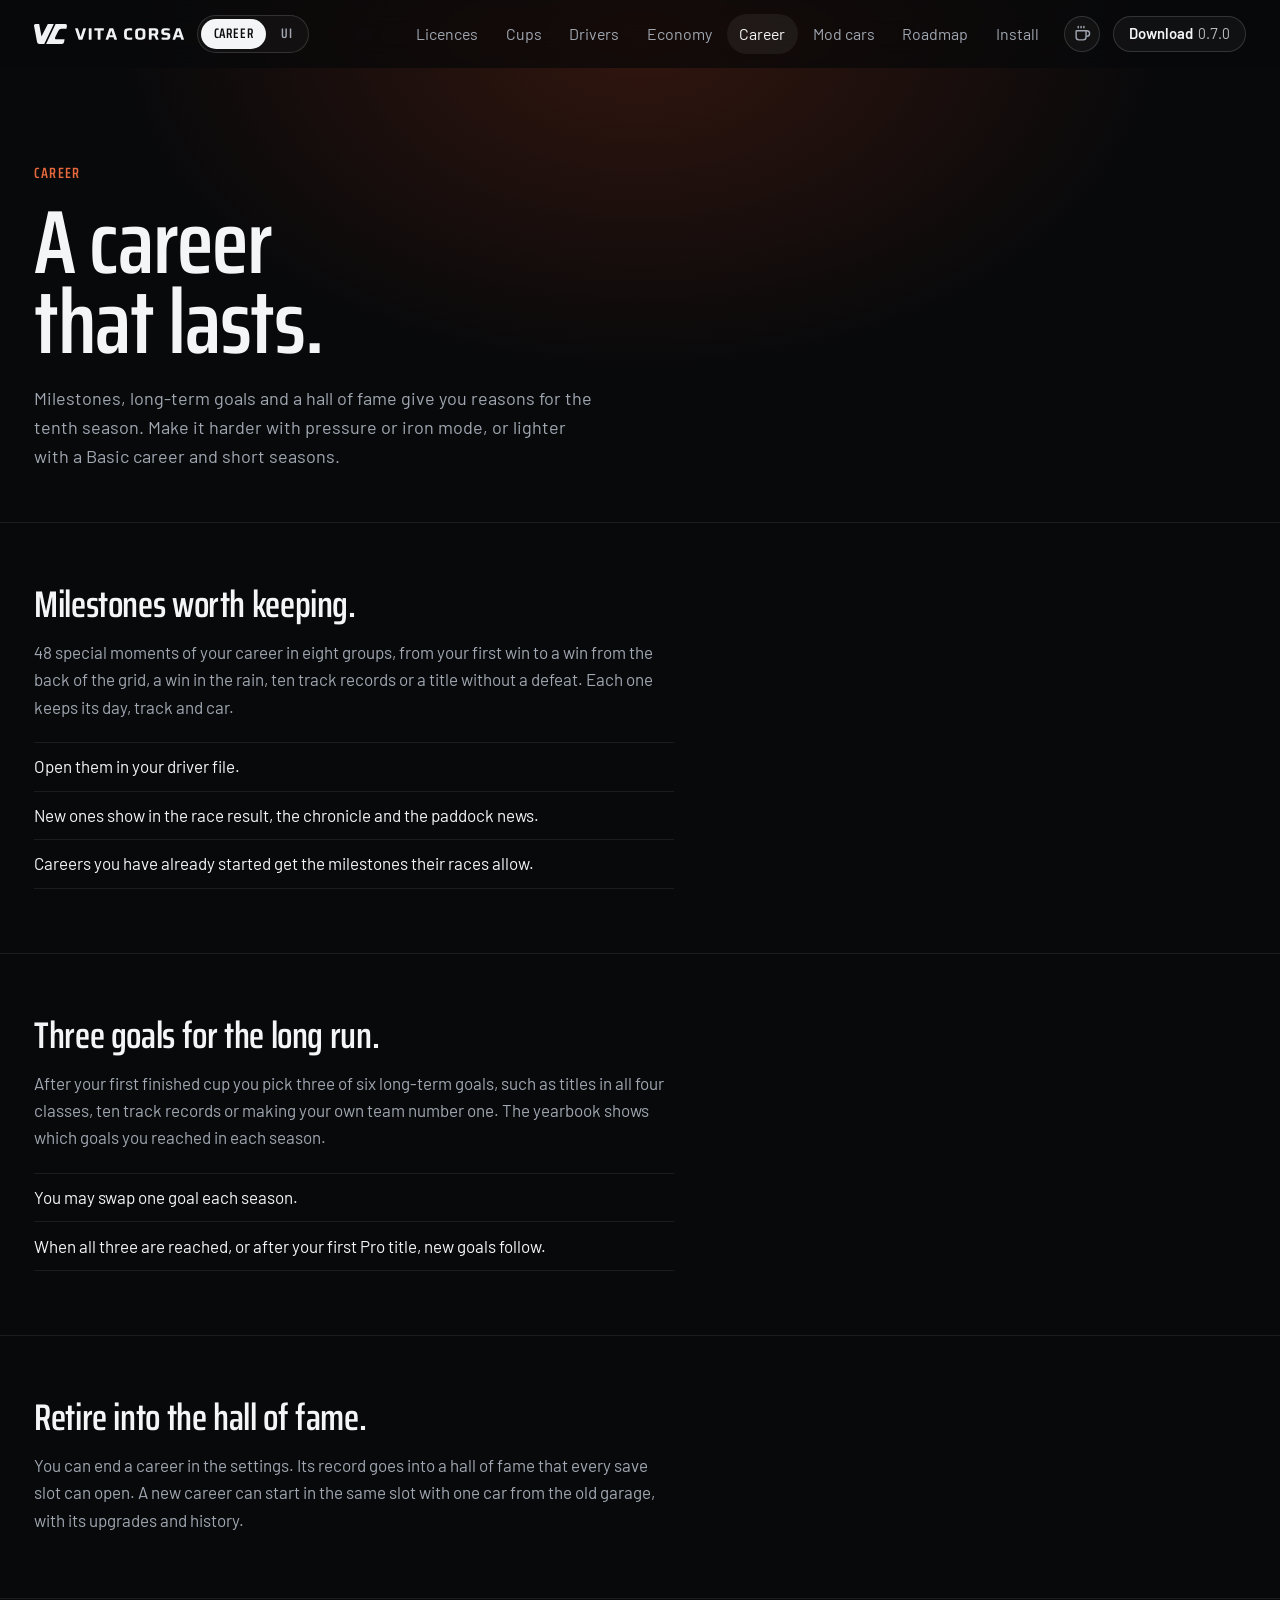
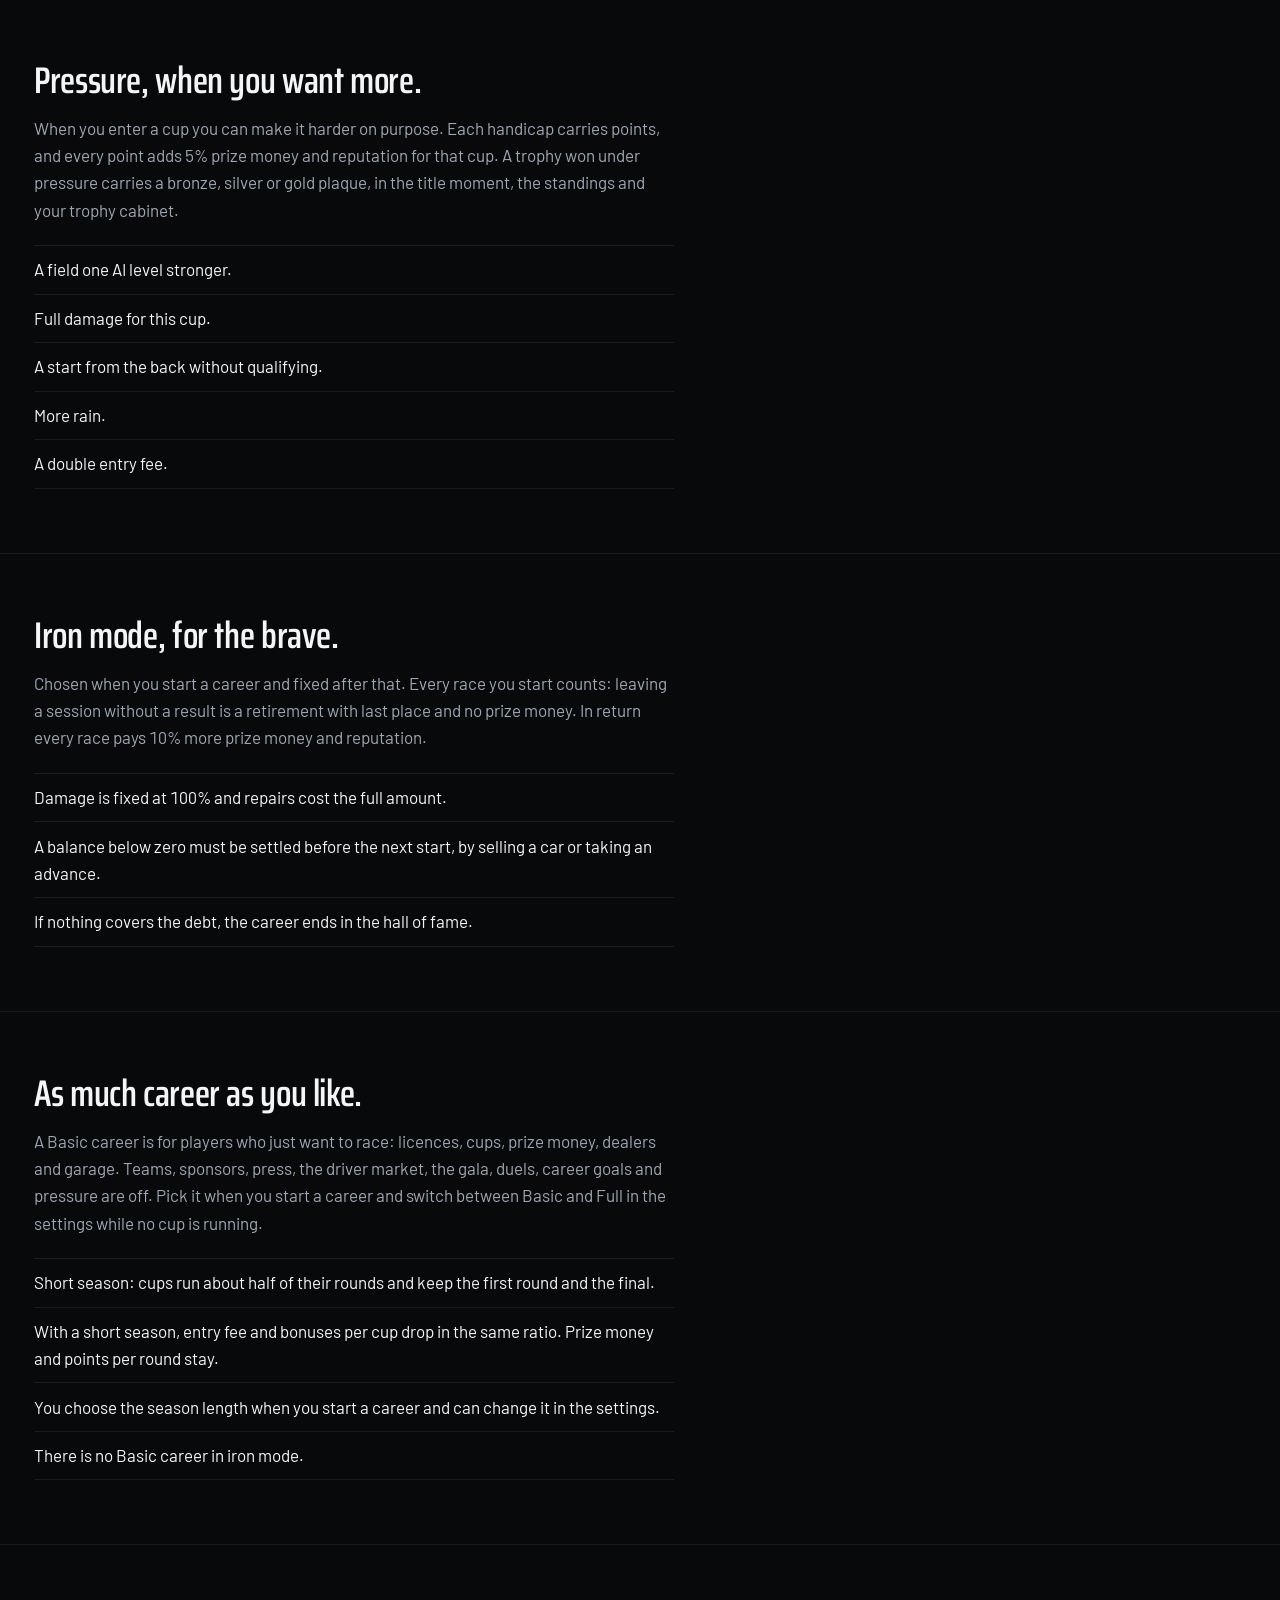
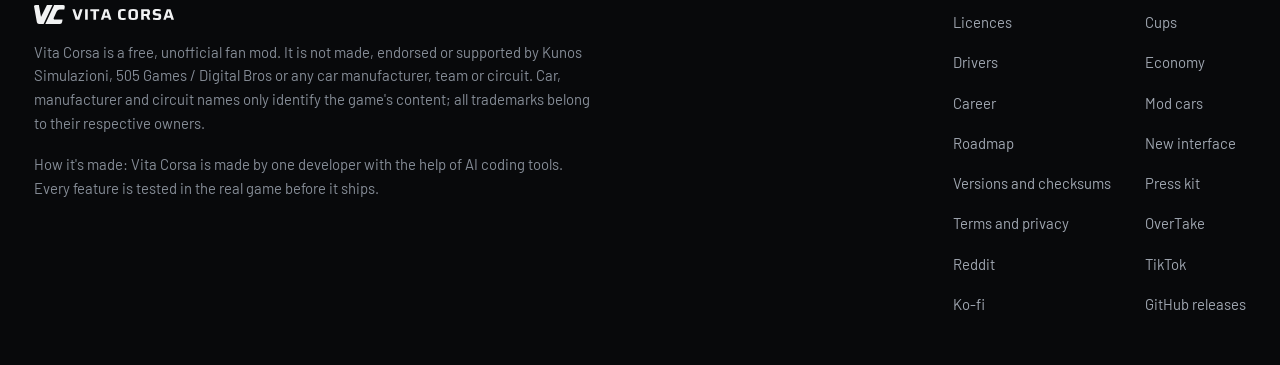
<file: career.html>
<!DOCTYPE html><html lang="en" class="vc"> <head><meta charset="utf-8"><meta name="viewport" content="width=device-width, initial-scale=1"><title>A career that lasts · Vita Corsa</title><meta name="description" content="The long run in Vita Corsa for Assetto Corsa EVO: milestones, career goals, hall of fame, pressure, iron mode and the Basic career."><meta name="theme-color" content="#121417"><meta name="color-scheme" content="dark"><link rel="canonical" href="https://vitacorsa.github.io/career.html"><meta property="og:type" content="website"><meta property="og:site_name" content="Vita Corsa"><meta property="og:title" content="A career that lasts · Vita Corsa"><meta property="og:description" content="The long run in Vita Corsa for Assetto Corsa EVO: milestones, career goals, hall of fame, pressure, iron mode and the Basic career."><meta property="og:url" content="https://vitacorsa.github.io/career.html"><meta property="og:image" content="https://vitacorsa.github.io/teilen/career.png"><meta property="og:image:width" content="1200"><meta property="og:image:height" content="630"><meta property="og:image:alt" content="Vita Corsa · A career that lasts"><meta name="twitter:card" content="summary_large_image"><link rel="icon" href="data:image/svg+xml,%3csvg%20xmlns='http://www.w3.org/2000/svg'%20viewBox='0%200%20298.60%20177.10'%20width='298.60'%20height='177.10'%20role='img'%20aria-labelledby='titel'%3e%3ctitle%20id='titel'%3eVita%20Corsa%20Signet,%20Kleinfassung%3c/title%3e%3cg%20id='signet'%20fill='%23121417'%3e%3cpath%20id='signet-v'%20d='M0.45%2016.66L26.86%20160.44Q29.92%20177.10%2047.63%20177.10L90.64%20177.10L175.00%200.00L122.31%200.00L68.08%20107.12Q67.10%20109.04%2066.44%20109.05Q65.78%20109.06%2065.43%20107.15L45.75%200.00L15.10%200.00Q6.25%200.00%202.58%204.17Q-1.08%208.33%200.45%2016.66Z'/%3e%3cpath%20id='signet-c'%20d='M197.77%200.00L113.41%20177.10L252.32%20177.10Q270.03%20177.10%20273.15%20159.39L276.90%20138.14Q277.34%20135.61%20274.81%20135.61L206.10%20135.61Q195.98%20135.61%20193.23%20130.76Q190.47%20125.91%20195.09%20116.22L221.45%2060.88Q230.69%2041.49%20250.93%2041.49L291.41%2041.49Q293.94%2041.49%20294.38%2038.96L298.13%2017.71Q301.25%200.00%20283.54%200.00Z'/%3e%3c/g%3e%3c/svg%3e" media="(prefers-color-scheme: light)"><link rel="icon" href="data:image/svg+xml,%3csvg%20xmlns='http://www.w3.org/2000/svg'%20viewBox='0%200%20298.60%20177.10'%20width='298.60'%20height='177.10'%20role='img'%20aria-labelledby='titel'%3e%3ctitle%20id='titel'%3eVita%20Corsa%20Signet,%20Kleinfassung%3c/title%3e%3cg%20id='signet'%20fill='%23F1F2F3'%3e%3cpath%20id='signet-v'%20d='M0.45%2016.66L26.86%20160.44Q29.92%20177.10%2047.63%20177.10L90.64%20177.10L175.00%200.00L122.31%200.00L68.08%20107.12Q67.10%20109.04%2066.44%20109.05Q65.78%20109.06%2065.43%20107.15L45.75%200.00L15.10%200.00Q6.25%200.00%202.58%204.17Q-1.08%208.33%200.45%2016.66Z'/%3e%3cpath%20id='signet-c'%20d='M197.77%200.00L113.41%20177.10L252.32%20177.10Q270.03%20177.10%20273.15%20159.39L276.90%20138.14Q277.34%20135.61%20274.81%20135.61L206.10%20135.61Q195.98%20135.61%20193.23%20130.76Q190.47%20125.91%20195.09%20116.22L221.45%2060.88Q230.69%2041.49%20250.93%2041.49L291.41%2041.49Q293.94%2041.49%20294.38%2038.96L298.13%2017.71Q301.25%200.00%20283.54%200.00Z'/%3e%3c/g%3e%3c/svg%3e" media="(prefers-color-scheme: dark)"><!-- Vorladen nur, was der Hero braucht (Saira, Barlow 400); die Ersatzschrift hat abgestimmte Maße (kein Springen) --><style>@font-face{font-family:Saira-022eff54fd130b6c;src:url("/_astro/fonts/645204fef8bec149.woff2") format("woff2");font-display:optional;unicode-range:U+20-7e, U+a0-ff, U+2010-2027, U+2030-203a, U+20ac, U+2122, U+2190-2193, U+2212;font-weight:620;font-style:normal;font-stretch:70%;}@font-face{font-family:Saira-022eff54fd130b6c;src:url("/_astro/fonts/5af8b186f16e7444.woff2") format("woff2");font-display:optional;unicode-range:U+100-17f;font-weight:620;font-style:normal;font-stretch:70%;}@font-face{font-family:"Saira-022eff54fd130b6c fallback: Arial";src:local("Arial Bold"),local("Arial-BoldMT");font-display:swap;font-weight:620;font-style:normal;size-adjust:76.0429%;ascent-override:149.2578%;descent-override:57.7305%;line-gap-override:0%;}:root{--schrift-saira:Saira-022eff54fd130b6c,"Saira-022eff54fd130b6c fallback: Arial",sans-serif;}</style> <link rel="preload" href="/_astro/fonts/645204fef8bec149.woff2" as="font" type="font/woff2" crossorigin><style>@font-face{font-family:Barlow-b5a63c2d7d5902aa;src:url("/_astro/fonts/40c164e5bf5017ab.woff2") format("woff2");font-display:optional;unicode-range:U+20-7e, U+a0-ff, U+2010-2027, U+2030-203a, U+20ac, U+2122, U+2190-2193, U+2212;font-weight:400;font-style:normal;}@font-face{font-family:Barlow-b5a63c2d7d5902aa;src:url("/_astro/fonts/9de6077158dc6e78.woff2") format("woff2");font-display:optional;unicode-range:U+100-17f;font-weight:400;font-style:normal;}@font-face{font-family:Barlow-b5a63c2d7d5902aa;src:url("/_astro/fonts/3ee02180d3c2185c.woff2") format("woff2");font-display:optional;unicode-range:U+20-7e, U+a0-ff, U+2010-2027, U+2030-203a, U+20ac, U+2122, U+2190-2193, U+2212;font-weight:600;font-style:normal;}@font-face{font-family:Barlow-b5a63c2d7d5902aa;src:url("/_astro/fonts/8a4772d2bec82686.woff2") format("woff2");font-display:optional;unicode-range:U+100-17f;font-weight:600;font-style:normal;}@font-face{font-family:"Barlow-b5a63c2d7d5902aa fallback: Arial";src:local("Arial");font-display:swap;font-weight:400;font-style:normal;size-adjust:96.68%;ascent-override:103.4341%;descent-override:20.6868%;line-gap-override:0%;}@font-face{font-family:"Barlow-b5a63c2d7d5902aa fallback: Arial";src:local("Arial Bold"),local("Arial-BoldMT");font-display:swap;font-weight:600;font-style:normal;size-adjust:96.68%;ascent-override:103.4341%;descent-override:20.6868%;line-gap-override:0%;}:root{--schrift-barlow:Barlow-b5a63c2d7d5902aa,"Barlow-b5a63c2d7d5902aa fallback: Arial",sans-serif;}</style> <link rel="preload" href="/_astro/fonts/40c164e5bf5017ab.woff2" as="font" type="font/woff2" crossorigin><link rel="preload" href="/_astro/fonts/3ee02180d3c2185c.woff2" as="font" type="font/woff2" crossorigin><link rel="stylesheet" href="/_astro/bereiche.BgbAzxBw.css"><link rel="stylesheet" href="/_astro/Basis.DYaaWCUF.css"></head> <body> <a class="springen" href="#inhalt">Skip to content</a> <header class="kopf"> <a class="kopf-logo" href="/" aria-label="Vita Corsa home"><img src="/_astro/vita-corsa_logo-horizontal_hell.Br6Usjna.svg" alt="Vita Corsa" width="150" height="20"><img class="kopf-signet" src="data:image/svg+xml,%3csvg%20xmlns='http://www.w3.org/2000/svg'%20viewBox='0%200%20298.60%20177.10'%20width='298.60'%20height='177.10'%20role='img'%20aria-labelledby='titel'%3e%3ctitle%20id='titel'%3eVita%20Corsa%20Signet,%20Kleinfassung%3c/title%3e%3cg%20id='signet'%20fill='%23F1F2F3'%3e%3cpath%20id='signet-v'%20d='M0.45%2016.66L26.86%20160.44Q29.92%20177.10%2047.63%20177.10L90.64%20177.10L175.00%200.00L122.31%200.00L68.08%20107.12Q67.10%20109.04%2066.44%20109.05Q65.78%20109.06%2065.43%20107.15L45.75%200.00L15.10%200.00Q6.25%200.00%202.58%204.17Q-1.08%208.33%200.45%2016.66Z'/%3e%3cpath%20id='signet-c'%20d='M197.77%200.00L113.41%20177.10L252.32%20177.10Q270.03%20177.10%20273.15%20159.39L276.90%20138.14Q277.34%20135.61%20274.81%20135.61L206.10%20135.61Q195.98%20135.61%20193.23%20130.76Q190.47%20125.91%20195.09%20116.22L221.45%2060.88Q230.69%2041.49%20250.93%2041.49L291.41%2041.49Q293.94%2041.49%20294.38%2038.96L298.13%2017.71Q301.25%200.00%20283.54%200.00Z'/%3e%3c/g%3e%3c/svg%3e" alt="" width="28" height="20"></a> <nav class="kopf-produkte" aria-label="Products"> <a href="/" aria-current="true">Career</a><a href="/interface.html">UI</a> </nav> <nav class="kopf-nav" aria-label="Main"> <ul role="list"> <li><a href="/licences.html">Licences</a></li><li><a href="/cups.html">Cups</a></li><li><a href="/drivers.html">Drivers</a></li><li><a href="/economy.html">Economy</a></li><li><a href="/career.html" aria-current="page">Career</a></li><li><a href="/mod-cars.html">Mod cars</a></li><li><a href="/roadmap.html">Roadmap</a></li><li><a href="/#install">Install</a></li> </ul> </nav> <details class="kopf-menue"> <summary>Menu</summary> <ul role="list"> <li><a href="/licences.html">Licences</a></li><li><a href="/cups.html">Cups</a></li><li><a href="/drivers.html">Drivers</a></li><li><a href="/economy.html">Economy</a></li><li><a href="/career.html" aria-current="page">Career</a></li><li><a href="/mod-cars.html">Mod cars</a></li><li><a href="/roadmap.html">Roadmap</a></li><li><a href="/#install">Install</a></li> <li class="kopf-menue-kofi"><a href="https://ko-fi.com/filthyjoker"><svg xmlns="http://www.w3.org/2000/svg" width="24" height="24" viewBox="0 0 24 24" fill="none" stroke="currentColor" stroke-width="2" stroke-linecap="round" stroke-linejoin="round" class="lucide lucide-coffee" aria-hidden="true"> <path d="M10 2v2"></path><path d="M14 2v2"></path><path d="M16 8a1 1 0 0 1 1 1v8a4 4 0 0 1-4 4H7a4 4 0 0 1-4-4V9a1 1 0 0 1 1-1h14a4 4 0 1 1 0 8h-1"></path><path d="M6 2v2"></path>  </svg>Support on Ko-fi</a></li> </ul> </details> <a class="kopf-kofi" href="https://ko-fi.com/filthyjoker" aria-label="Support Vita Corsa on Ko-fi" title="Support on Ko-fi"><svg xmlns="http://www.w3.org/2000/svg" width="24" height="24" viewBox="0 0 24 24" fill="none" stroke="currentColor" stroke-width="2" stroke-linecap="round" stroke-linejoin="round" class="lucide lucide-coffee" aria-hidden="true"> <path d="M10 2v2"></path><path d="M14 2v2"></path><path d="M16 8a1 1 0 0 1 1 1v8a4 4 0 0 1-4 4H7a4 4 0 0 1-4-4V9a1 1 0 0 1 1-1h14a4 4 0 1 1 0 8h-1"></path><path d="M6 2v2"></path>  </svg></a> <a class="kopf-laden" href="https://github.com/vitacorsa/vitacorsa.github.io/releases/download/v0.7.0/VitaCorsa-0.7.0.zip">Download <span>0.7.0</span></a> </header> <main id="inhalt">  <header class="bereich-kopf"> <p class="etikett">Career</p> <h1>A career that lasts.</h1> <p class="bereich-satz">Milestones, long-term goals and a hall of fame give you reasons for the tenth season. Make it harder with pressure or iron mode, or lighter with a Basic career and short seasons.</p>   </header> <section id="meilensteine" class="abschnitt" aria-labelledby="meilensteine-titel"> <div class="abschnitt-text"> <h2 id="meilensteine-titel">Milestones worth keeping.</h2> <p>48 special moments of your career in eight groups, from your first win to a win from the back of the grid, a win in the rain, ten track records or a title without a defeat. Each one keeps its day, track and car.</p> <ul><li>Open them in your driver file.</li><li>New ones show in the race result, the chronicle and the paddock news.</li><li>Careers you have already started get the milestones their races allow.</li></ul> </div>  </section><section id="ziele" class="abschnitt" aria-labelledby="ziele-titel"> <div class="abschnitt-text"> <h2 id="ziele-titel">Three goals for the long run.</h2> <p>After your first finished cup you pick three of six long-term goals, such as titles in all four classes, ten track records or making your own team number one. The yearbook shows which goals you reached in each season.</p> <ul><li>You may swap one goal each season.</li><li>When all three are reached, or after your first Pro title, new goals follow.</li></ul> </div>  </section><section id="ruhmeshalle" class="abschnitt" aria-labelledby="ruhmeshalle-titel"> <div class="abschnitt-text"> <h2 id="ruhmeshalle-titel">Retire into the hall of fame.</h2> <p>You can end a career in the settings. Its record goes into a hall of fame that every save slot can open. A new career can start in the same slot with one car from the old garage, with its upgrades and history.</p>  </div>  </section><section id="druck" class="abschnitt" aria-labelledby="druck-titel"> <div class="abschnitt-text"> <h2 id="druck-titel">Pressure, when you want more.</h2> <p>When you enter a cup you can make it harder on purpose. Each handicap carries points, and every point adds 5% prize money and reputation for that cup. A trophy won under pressure carries a bronze, silver or gold plaque, in the title moment, the standings and your trophy cabinet.</p> <ul><li>A field one AI level stronger.</li><li>Full damage for this cup.</li><li>A start from the back without qualifying.</li><li>More rain.</li><li>A double entry fee.</li></ul> </div>  </section><section id="eisern" class="abschnitt" aria-labelledby="eisern-titel"> <div class="abschnitt-text"> <h2 id="eisern-titel">Iron mode, for the brave.</h2> <p>Chosen when you start a career and fixed after that. Every race you start counts: leaving a session without a result is a retirement with last place and no prize money. In return every race pays 10% more prize money and reputation.</p> <ul><li>Damage is fixed at 100% and repairs cost the full amount.</li><li>A balance below zero must be settled before the next start, by selling a car or taking an advance.</li><li>If nothing covers the debt, the career ends in the hall of fame.</li></ul> </div>  </section><section id="umfang" class="abschnitt" aria-labelledby="umfang-titel"> <div class="abschnitt-text"> <h2 id="umfang-titel">As much career as you like.</h2> <p>A Basic career is for players who just want to race: licences, cups, prize money, dealers and garage. Teams, sponsors, press, the driver market, the gala, duels, career goals and pressure are off. Pick it when you start a career and switch between Basic and Full in the settings while no cup is running.</p> <ul><li>Short season: cups run about half of their rounds and keep the first round and the final.</li><li>With a short season, entry fee and bonuses per cup drop in the same ratio. Prize money and points per round stay.</li><li>You choose the season length when you start a career and can change it in the settings.</li><li>There is no Basic career in iron mode.</li></ul> </div>  </section> </main> <footer class="fuss"> <div class="fuss-marke"> <img src="/_astro/vita-corsa_logo-horizontal_hell.Br6Usjna.svg" alt="Vita Corsa" width="150" height="20"> <p>Vita Corsa is a free, unofficial fan mod. It is not made, endorsed or supported by Kunos Simulazioni, 505 Games / Digital Bros or any car manufacturer, team or circuit. Car, manufacturer and circuit names only identify the game's content; all trademarks belong to their respective owners.</p> <p>How it's made: Vita Corsa is made by one developer with the help of AI coding tools. Every feature is tested in the real game before it ships.</p> </div> <nav class="fuss-nav" aria-label="Elsewhere"> <ul role="list"> <li><a href="/licences.html">Licences</a></li><li><a href="/cups.html">Cups</a></li><li><a href="/drivers.html">Drivers</a></li><li><a href="/economy.html">Economy</a></li><li><a href="/career.html">Career</a></li><li><a href="/mod-cars.html">Mod cars</a></li><li><a href="/roadmap.html">Roadmap</a></li> <li><a href="/interface.html">New interface</a></li><li><a href="/versions.html">Versions and checksums</a></li><li><a href="/press.html">Press kit</a></li><li><a href="/terms.html">Terms and privacy</a></li> <li><a href="https://www.overtake.gg/downloads/vita-corsa-%E2%80%93-career-mod.88146/">OverTake</a></li><li><a href="https://www.reddit.com/r/assettocorsaevo/">Reddit</a></li><li><a href="https://www.tiktok.com/@vitacorsa.career">TikTok</a></li><li><a href="https://ko-fi.com/filthyjoker">Ko-fi</a></li> <li><a href="https://github.com/vitacorsa/vitacorsa.github.io/releases">GitHub releases</a></li> </ul> </nav> </footer> </body> </html>
</file>
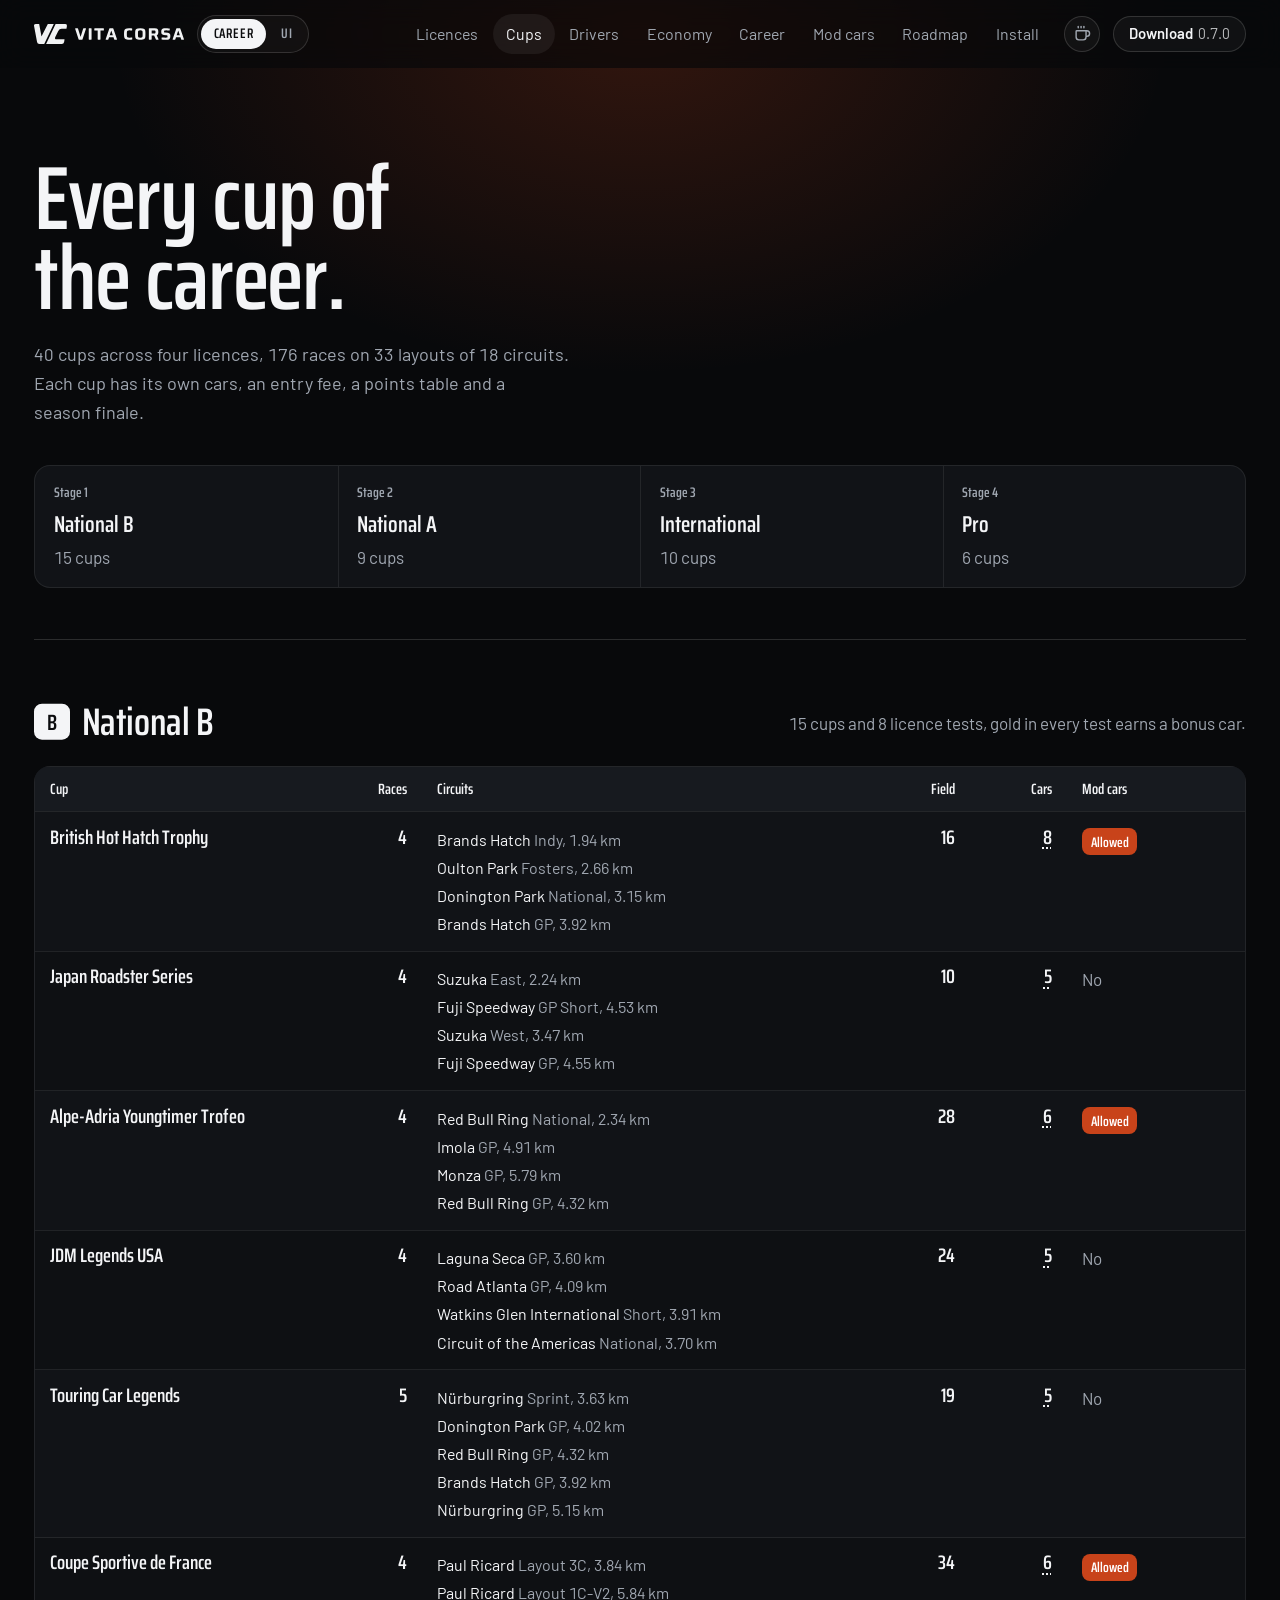
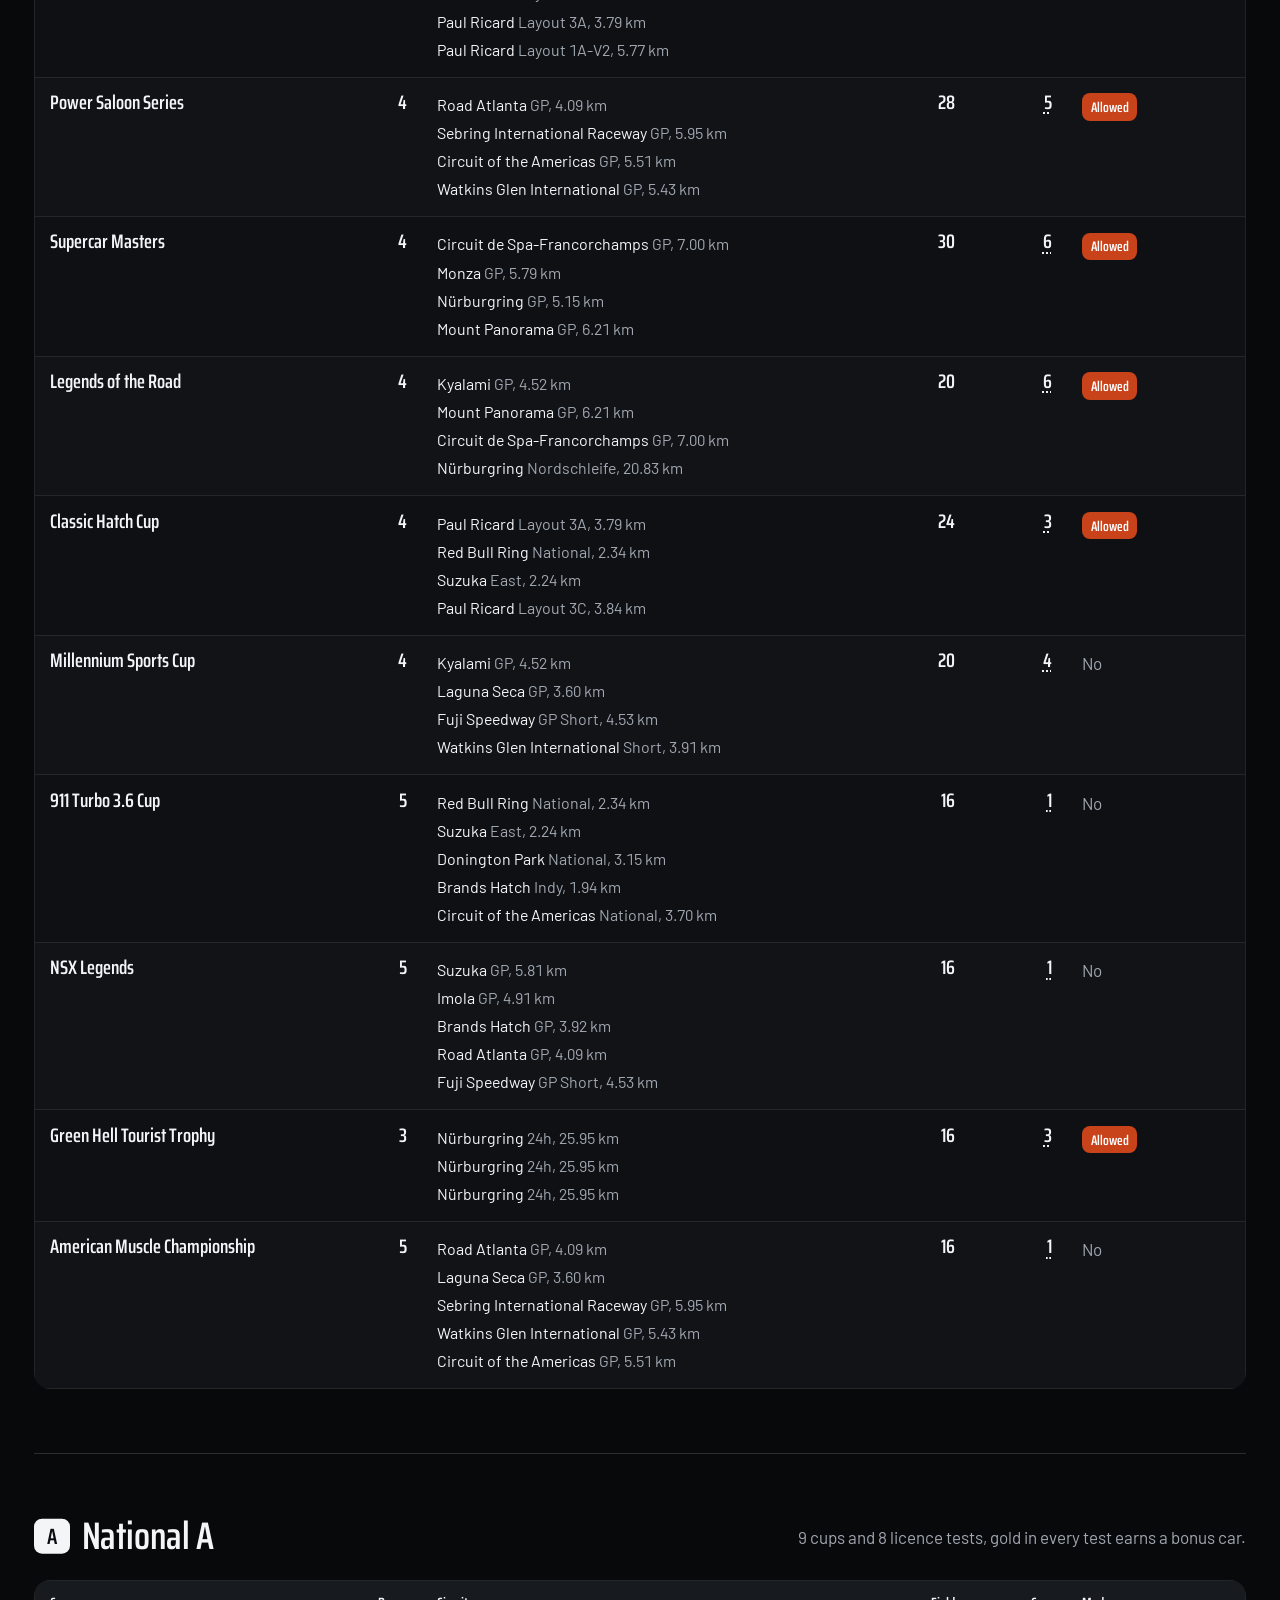
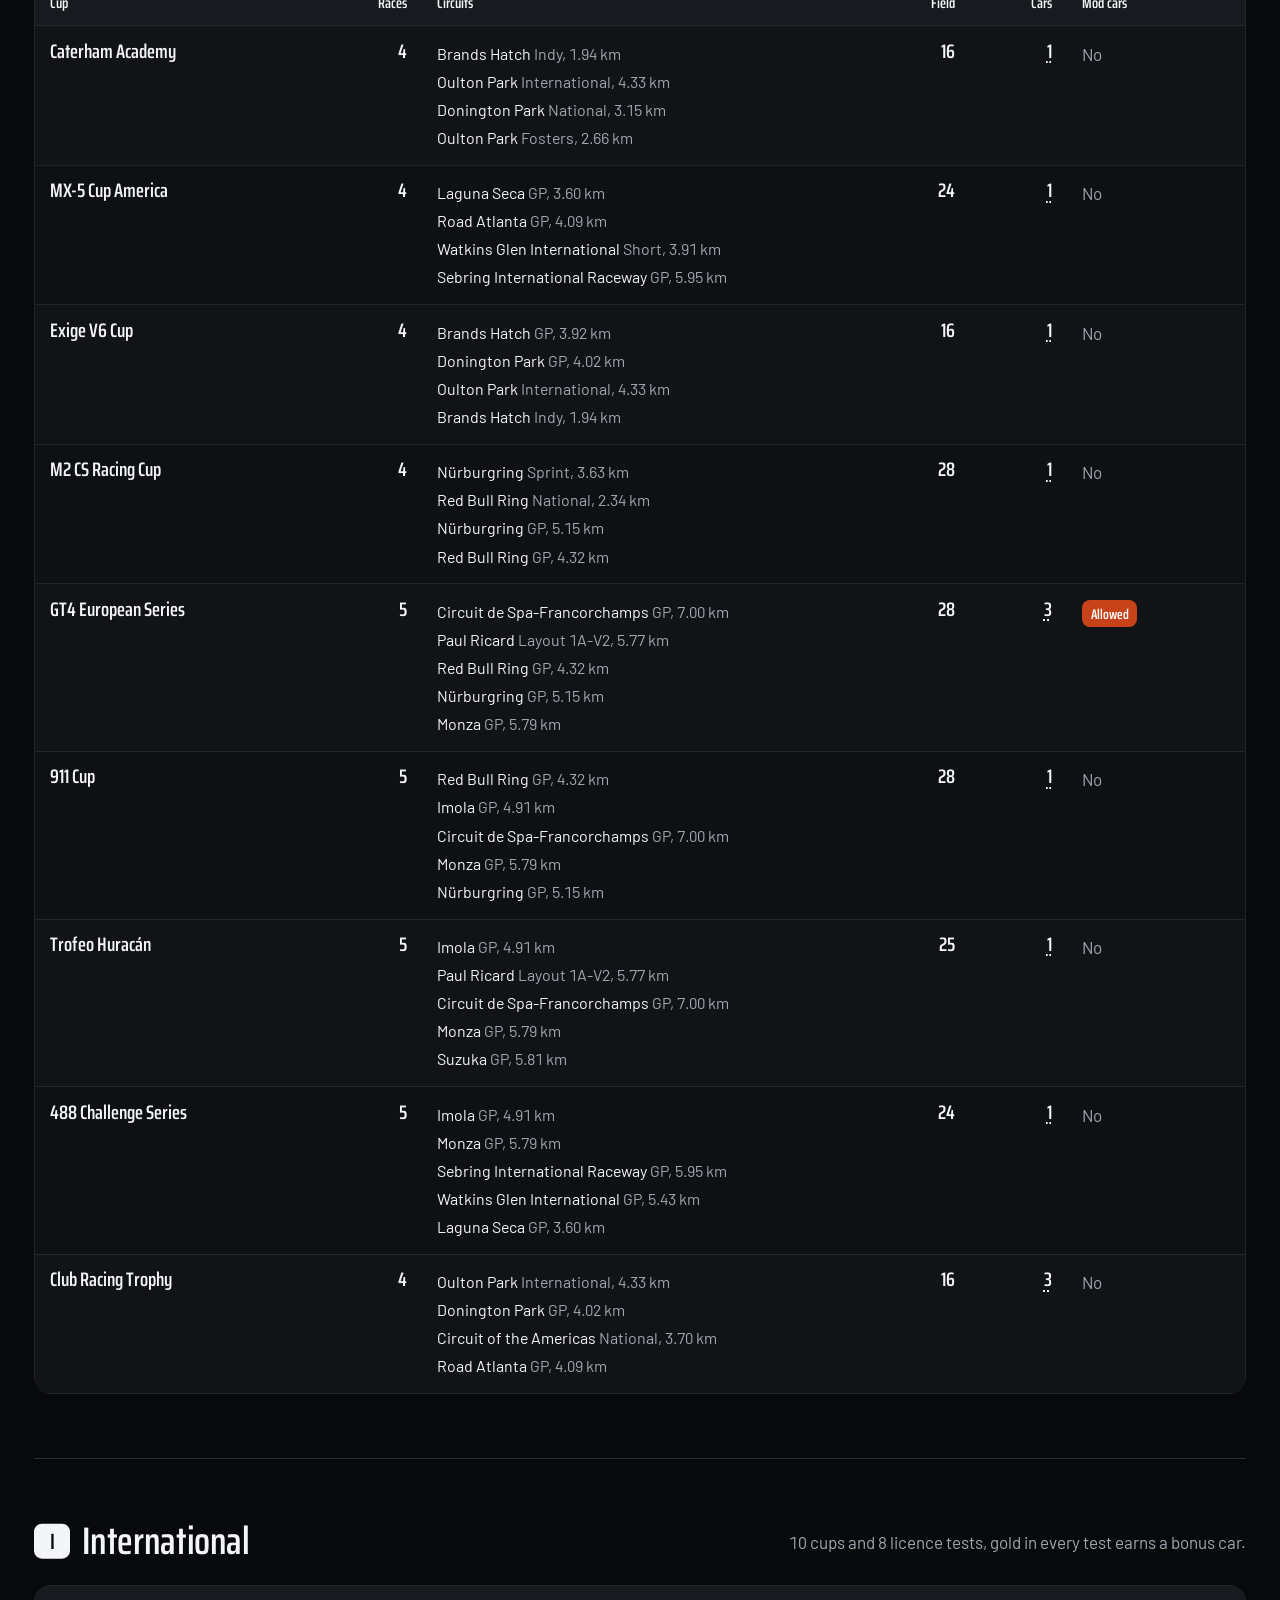
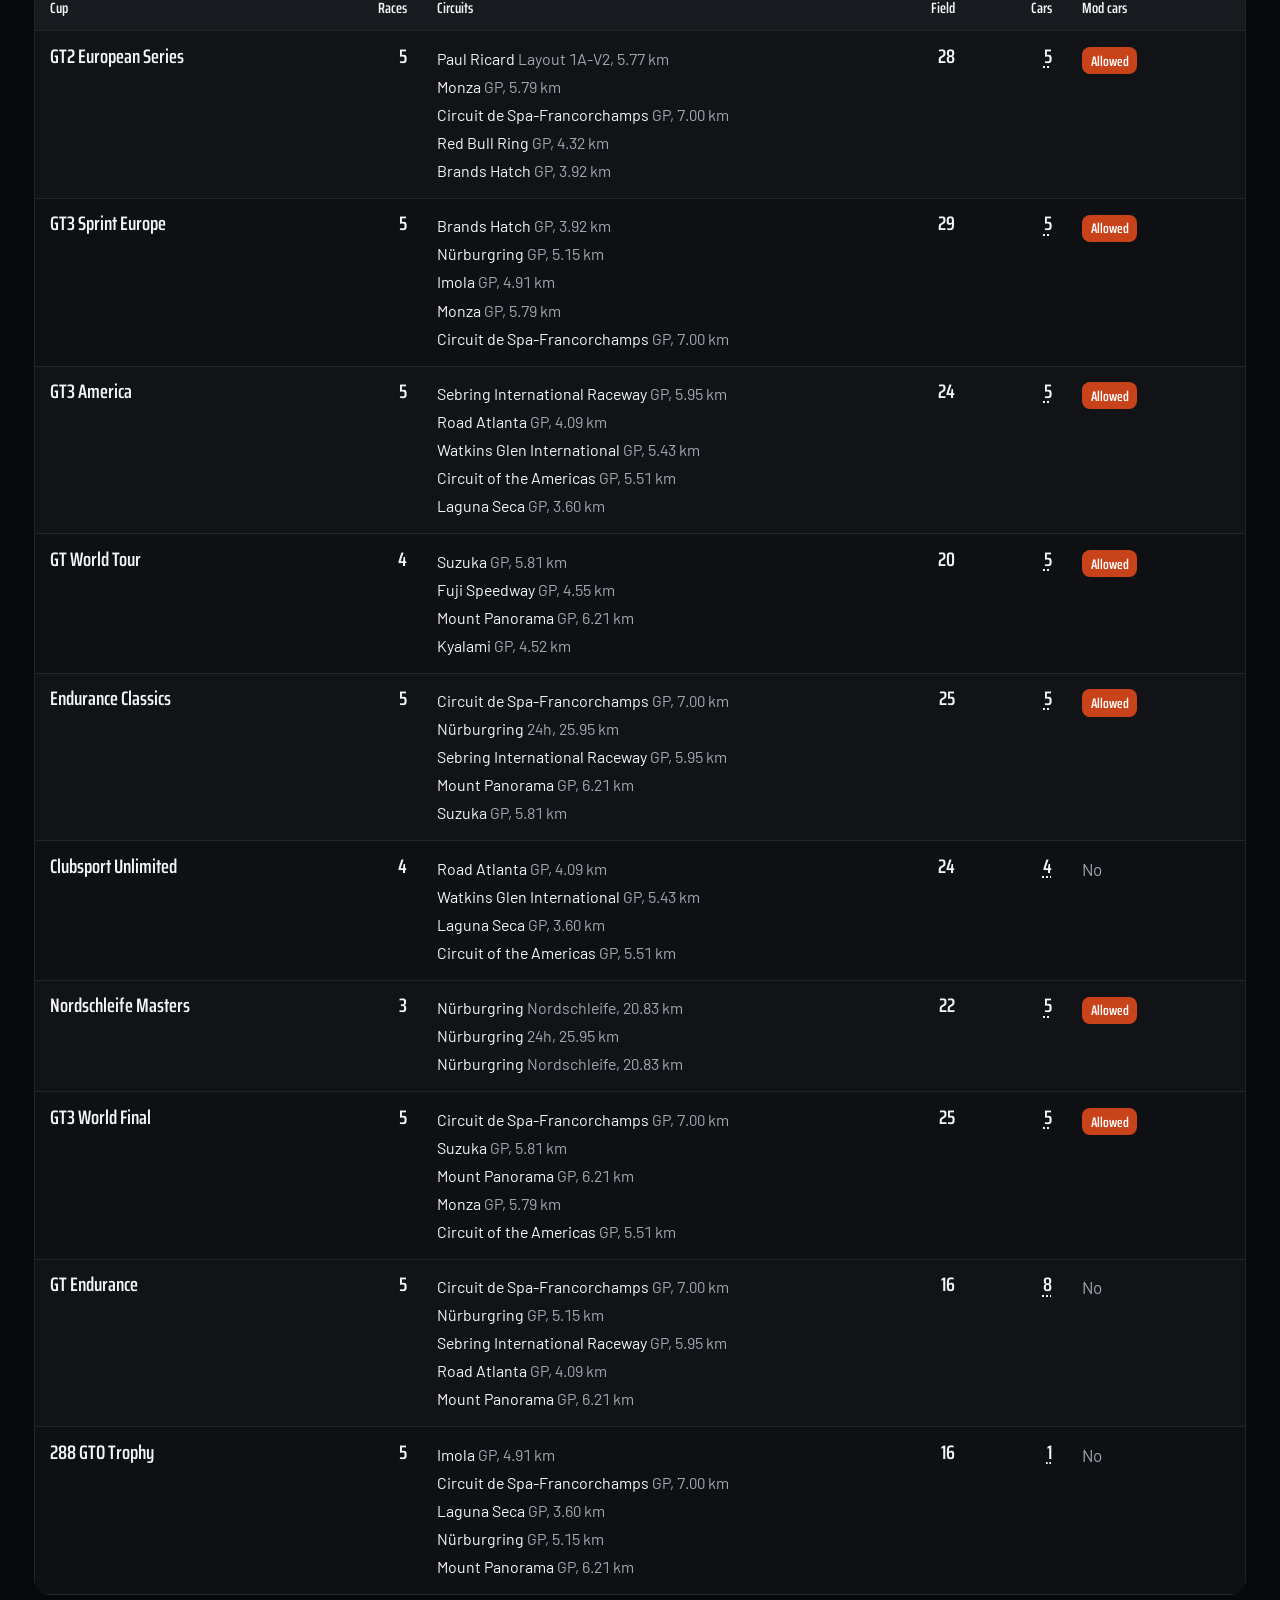
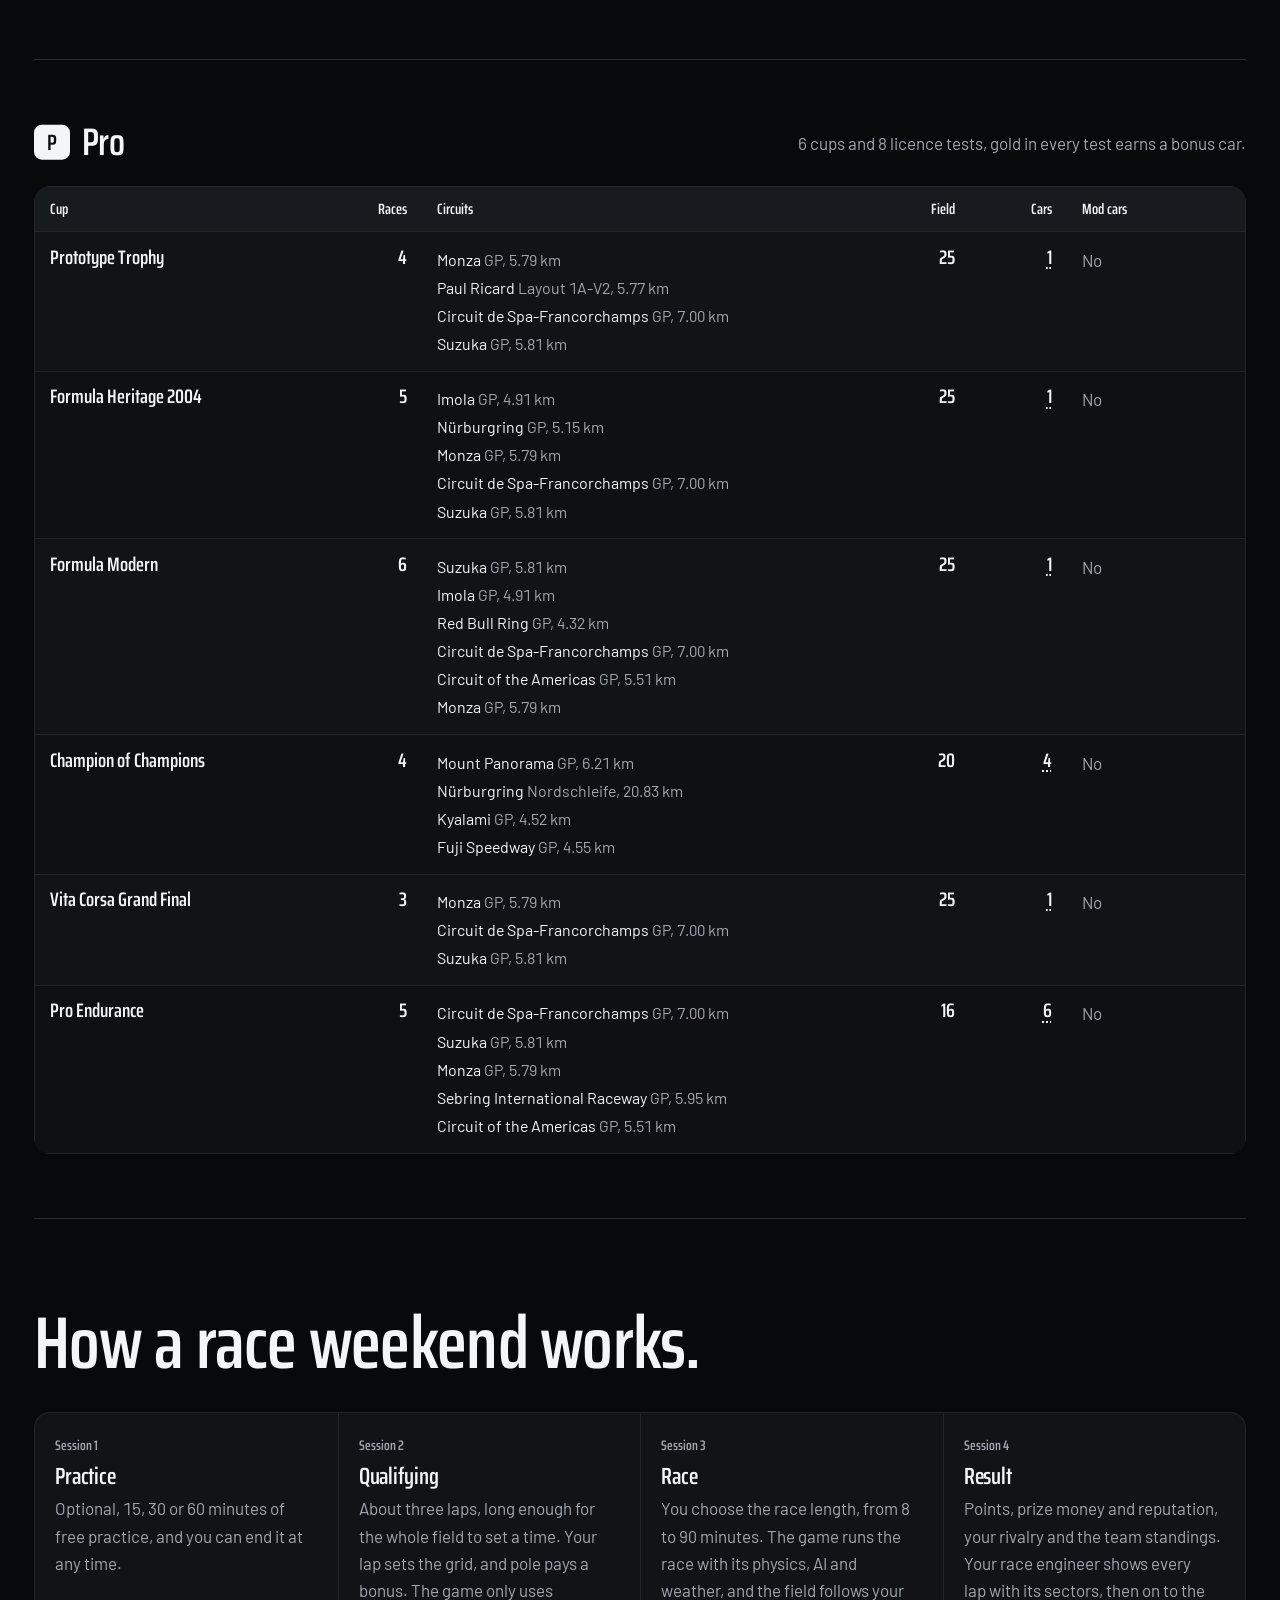
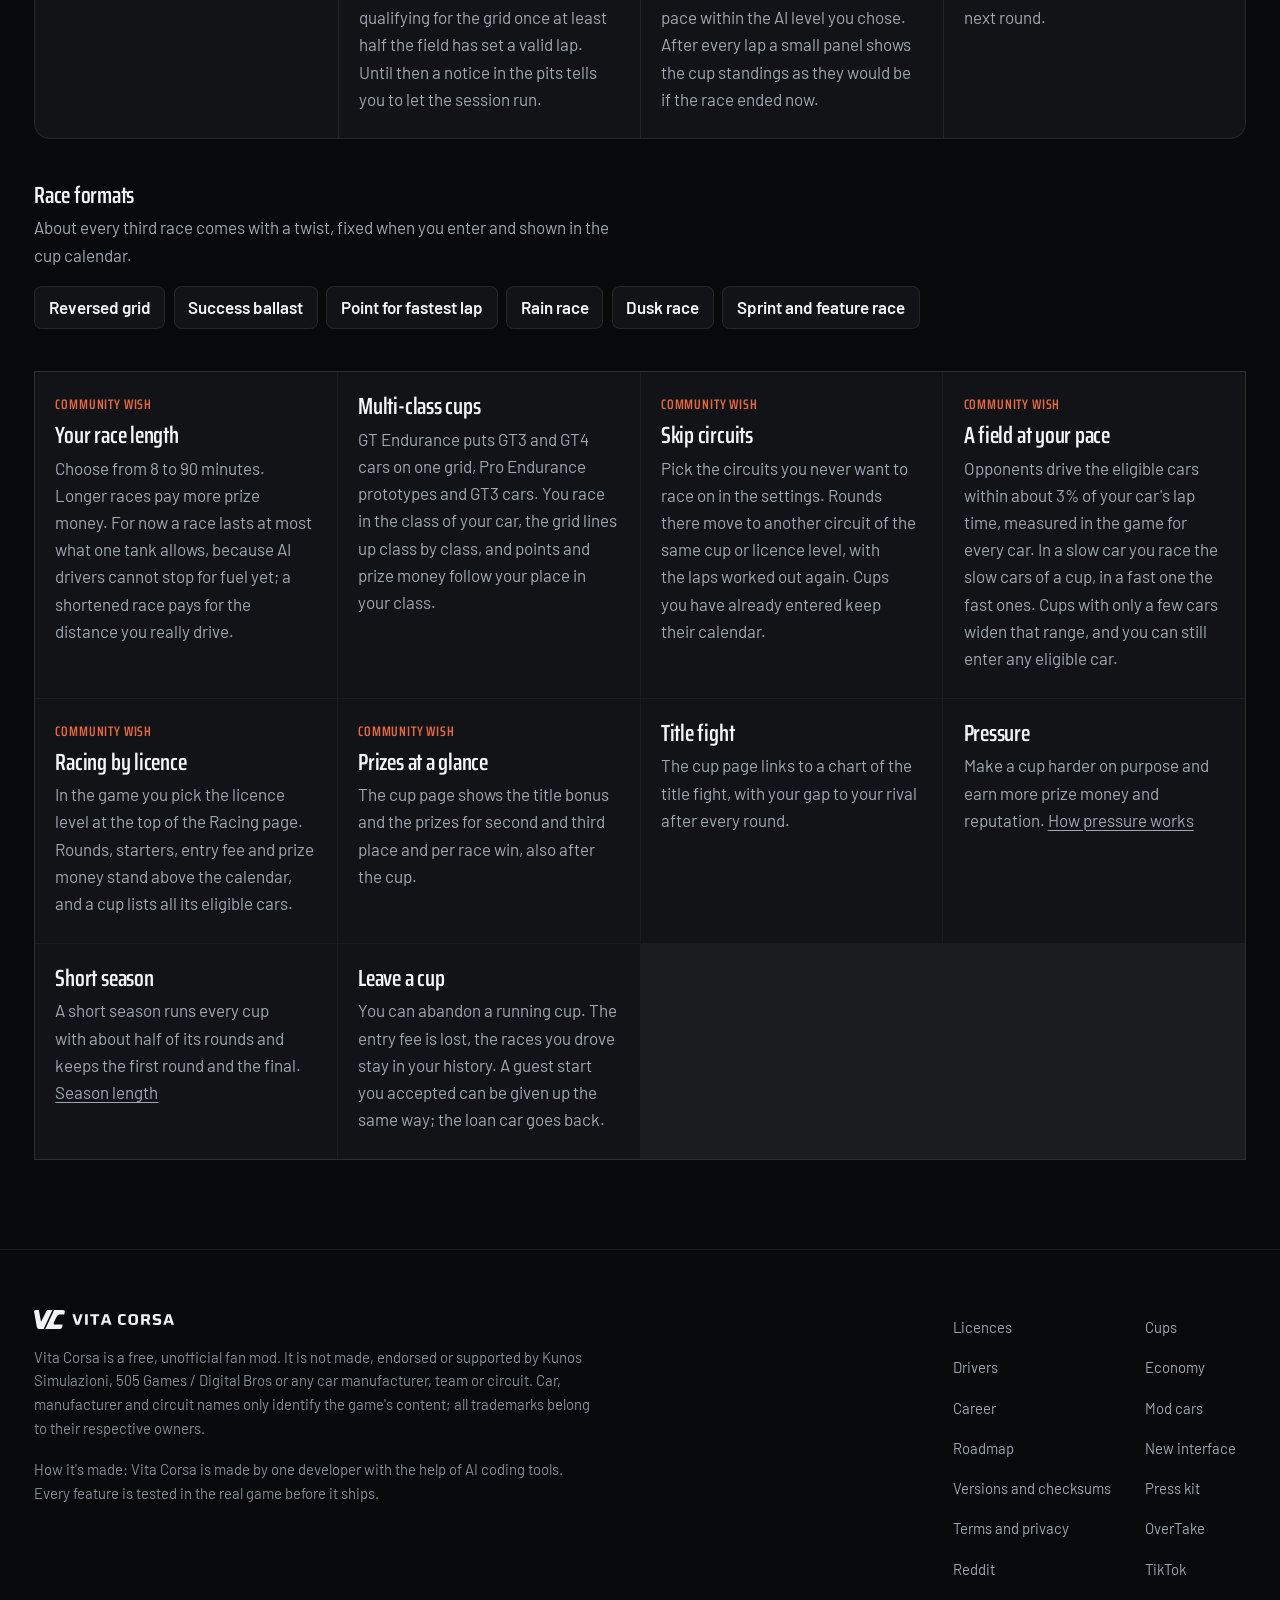
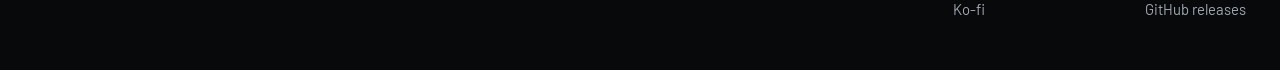
<file: cups.html>
<!DOCTYPE html><html lang="en" class="vc"> <head><meta charset="utf-8"><meta name="viewport" content="width=device-width, initial-scale=1"><title>Every cup of the career · Vita Corsa</title><meta name="description" content="All cups of Vita Corsa, the free career mod for Assetto Corsa EVO: cars, circuits, races and field size for every licence, plus how a race weekend works."><meta name="theme-color" content="#121417"><meta name="color-scheme" content="dark"><link rel="canonical" href="https://vitacorsa.github.io/cups.html"><meta property="og:type" content="website"><meta property="og:site_name" content="Vita Corsa"><meta property="og:title" content="Every cup of the career · Vita Corsa"><meta property="og:description" content="All cups of Vita Corsa, the free career mod for Assetto Corsa EVO: cars, circuits, races and field size for every licence, plus how a race weekend works."><meta property="og:url" content="https://vitacorsa.github.io/cups.html"><meta property="og:image" content="https://vitacorsa.github.io/teilen/cups.png"><meta property="og:image:width" content="1200"><meta property="og:image:height" content="630"><meta property="og:image:alt" content="Vita Corsa · Every cup of the career"><meta name="twitter:card" content="summary_large_image"><link rel="icon" href="data:image/svg+xml,%3csvg%20xmlns='http://www.w3.org/2000/svg'%20viewBox='0%200%20298.60%20177.10'%20width='298.60'%20height='177.10'%20role='img'%20aria-labelledby='titel'%3e%3ctitle%20id='titel'%3eVita%20Corsa%20Signet,%20Kleinfassung%3c/title%3e%3cg%20id='signet'%20fill='%23121417'%3e%3cpath%20id='signet-v'%20d='M0.45%2016.66L26.86%20160.44Q29.92%20177.10%2047.63%20177.10L90.64%20177.10L175.00%200.00L122.31%200.00L68.08%20107.12Q67.10%20109.04%2066.44%20109.05Q65.78%20109.06%2065.43%20107.15L45.75%200.00L15.10%200.00Q6.25%200.00%202.58%204.17Q-1.08%208.33%200.45%2016.66Z'/%3e%3cpath%20id='signet-c'%20d='M197.77%200.00L113.41%20177.10L252.32%20177.10Q270.03%20177.10%20273.15%20159.39L276.90%20138.14Q277.34%20135.61%20274.81%20135.61L206.10%20135.61Q195.98%20135.61%20193.23%20130.76Q190.47%20125.91%20195.09%20116.22L221.45%2060.88Q230.69%2041.49%20250.93%2041.49L291.41%2041.49Q293.94%2041.49%20294.38%2038.96L298.13%2017.71Q301.25%200.00%20283.54%200.00Z'/%3e%3c/g%3e%3c/svg%3e" media="(prefers-color-scheme: light)"><link rel="icon" href="data:image/svg+xml,%3csvg%20xmlns='http://www.w3.org/2000/svg'%20viewBox='0%200%20298.60%20177.10'%20width='298.60'%20height='177.10'%20role='img'%20aria-labelledby='titel'%3e%3ctitle%20id='titel'%3eVita%20Corsa%20Signet,%20Kleinfassung%3c/title%3e%3cg%20id='signet'%20fill='%23F1F2F3'%3e%3cpath%20id='signet-v'%20d='M0.45%2016.66L26.86%20160.44Q29.92%20177.10%2047.63%20177.10L90.64%20177.10L175.00%200.00L122.31%200.00L68.08%20107.12Q67.10%20109.04%2066.44%20109.05Q65.78%20109.06%2065.43%20107.15L45.75%200.00L15.10%200.00Q6.25%200.00%202.58%204.17Q-1.08%208.33%200.45%2016.66Z'/%3e%3cpath%20id='signet-c'%20d='M197.77%200.00L113.41%20177.10L252.32%20177.10Q270.03%20177.10%20273.15%20159.39L276.90%20138.14Q277.34%20135.61%20274.81%20135.61L206.10%20135.61Q195.98%20135.61%20193.23%20130.76Q190.47%20125.91%20195.09%20116.22L221.45%2060.88Q230.69%2041.49%20250.93%2041.49L291.41%2041.49Q293.94%2041.49%20294.38%2038.96L298.13%2017.71Q301.25%200.00%20283.54%200.00Z'/%3e%3c/g%3e%3c/svg%3e" media="(prefers-color-scheme: dark)"><!-- Vorladen nur, was der Hero braucht (Saira, Barlow 400); die Ersatzschrift hat abgestimmte Maße (kein Springen) --><style>@font-face{font-family:Saira-022eff54fd130b6c;src:url("/_astro/fonts/645204fef8bec149.woff2") format("woff2");font-display:optional;unicode-range:U+20-7e, U+a0-ff, U+2010-2027, U+2030-203a, U+20ac, U+2122, U+2190-2193, U+2212;font-weight:620;font-style:normal;font-stretch:70%;}@font-face{font-family:Saira-022eff54fd130b6c;src:url("/_astro/fonts/5af8b186f16e7444.woff2") format("woff2");font-display:optional;unicode-range:U+100-17f;font-weight:620;font-style:normal;font-stretch:70%;}@font-face{font-family:"Saira-022eff54fd130b6c fallback: Arial";src:local("Arial Bold"),local("Arial-BoldMT");font-display:swap;font-weight:620;font-style:normal;size-adjust:76.0429%;ascent-override:149.2578%;descent-override:57.7305%;line-gap-override:0%;}:root{--schrift-saira:Saira-022eff54fd130b6c,"Saira-022eff54fd130b6c fallback: Arial",sans-serif;}</style> <link rel="preload" href="/_astro/fonts/645204fef8bec149.woff2" as="font" type="font/woff2" crossorigin><style>@font-face{font-family:Barlow-b5a63c2d7d5902aa;src:url("/_astro/fonts/40c164e5bf5017ab.woff2") format("woff2");font-display:optional;unicode-range:U+20-7e, U+a0-ff, U+2010-2027, U+2030-203a, U+20ac, U+2122, U+2190-2193, U+2212;font-weight:400;font-style:normal;}@font-face{font-family:Barlow-b5a63c2d7d5902aa;src:url("/_astro/fonts/9de6077158dc6e78.woff2") format("woff2");font-display:optional;unicode-range:U+100-17f;font-weight:400;font-style:normal;}@font-face{font-family:Barlow-b5a63c2d7d5902aa;src:url("/_astro/fonts/3ee02180d3c2185c.woff2") format("woff2");font-display:optional;unicode-range:U+20-7e, U+a0-ff, U+2010-2027, U+2030-203a, U+20ac, U+2122, U+2190-2193, U+2212;font-weight:600;font-style:normal;}@font-face{font-family:Barlow-b5a63c2d7d5902aa;src:url("/_astro/fonts/8a4772d2bec82686.woff2") format("woff2");font-display:optional;unicode-range:U+100-17f;font-weight:600;font-style:normal;}@font-face{font-family:"Barlow-b5a63c2d7d5902aa fallback: Arial";src:local("Arial");font-display:swap;font-weight:400;font-style:normal;size-adjust:96.68%;ascent-override:103.4341%;descent-override:20.6868%;line-gap-override:0%;}@font-face{font-family:"Barlow-b5a63c2d7d5902aa fallback: Arial";src:local("Arial Bold"),local("Arial-BoldMT");font-display:swap;font-weight:600;font-style:normal;size-adjust:96.68%;ascent-override:103.4341%;descent-override:20.6868%;line-gap-override:0%;}:root{--schrift-barlow:Barlow-b5a63c2d7d5902aa,"Barlow-b5a63c2d7d5902aa fallback: Arial",sans-serif;}</style> <link rel="preload" href="/_astro/fonts/40c164e5bf5017ab.woff2" as="font" type="font/woff2" crossorigin><link rel="preload" href="/_astro/fonts/3ee02180d3c2185c.woff2" as="font" type="font/woff2" crossorigin><link rel="stylesheet" href="/_astro/cups.CdN-BxYr.css"><link rel="stylesheet" href="/_astro/Basis.DYaaWCUF.css"></head> <body> <a class="springen" href="#inhalt">Skip to content</a> <header class="kopf"> <a class="kopf-logo" href="/" aria-label="Vita Corsa home"><img src="/_astro/vita-corsa_logo-horizontal_hell.Br6Usjna.svg" alt="Vita Corsa" width="150" height="20"><img class="kopf-signet" src="data:image/svg+xml,%3csvg%20xmlns='http://www.w3.org/2000/svg'%20viewBox='0%200%20298.60%20177.10'%20width='298.60'%20height='177.10'%20role='img'%20aria-labelledby='titel'%3e%3ctitle%20id='titel'%3eVita%20Corsa%20Signet,%20Kleinfassung%3c/title%3e%3cg%20id='signet'%20fill='%23F1F2F3'%3e%3cpath%20id='signet-v'%20d='M0.45%2016.66L26.86%20160.44Q29.92%20177.10%2047.63%20177.10L90.64%20177.10L175.00%200.00L122.31%200.00L68.08%20107.12Q67.10%20109.04%2066.44%20109.05Q65.78%20109.06%2065.43%20107.15L45.75%200.00L15.10%200.00Q6.25%200.00%202.58%204.17Q-1.08%208.33%200.45%2016.66Z'/%3e%3cpath%20id='signet-c'%20d='M197.77%200.00L113.41%20177.10L252.32%20177.10Q270.03%20177.10%20273.15%20159.39L276.90%20138.14Q277.34%20135.61%20274.81%20135.61L206.10%20135.61Q195.98%20135.61%20193.23%20130.76Q190.47%20125.91%20195.09%20116.22L221.45%2060.88Q230.69%2041.49%20250.93%2041.49L291.41%2041.49Q293.94%2041.49%20294.38%2038.96L298.13%2017.71Q301.25%200.00%20283.54%200.00Z'/%3e%3c/g%3e%3c/svg%3e" alt="" width="28" height="20"></a> <nav class="kopf-produkte" aria-label="Products"> <a href="/" aria-current="true">Career</a><a href="/interface.html">UI</a> </nav> <nav class="kopf-nav" aria-label="Main"> <ul role="list"> <li><a href="/licences.html">Licences</a></li><li><a href="/cups.html" aria-current="page">Cups</a></li><li><a href="/drivers.html">Drivers</a></li><li><a href="/economy.html">Economy</a></li><li><a href="/career.html">Career</a></li><li><a href="/mod-cars.html">Mod cars</a></li><li><a href="/roadmap.html">Roadmap</a></li><li><a href="/#install">Install</a></li> </ul> </nav> <details class="kopf-menue"> <summary>Menu</summary> <ul role="list"> <li><a href="/licences.html">Licences</a></li><li><a href="/cups.html" aria-current="page">Cups</a></li><li><a href="/drivers.html">Drivers</a></li><li><a href="/economy.html">Economy</a></li><li><a href="/career.html">Career</a></li><li><a href="/mod-cars.html">Mod cars</a></li><li><a href="/roadmap.html">Roadmap</a></li><li><a href="/#install">Install</a></li> <li class="kopf-menue-kofi"><a href="https://ko-fi.com/filthyjoker"><svg xmlns="http://www.w3.org/2000/svg" width="24" height="24" viewBox="0 0 24 24" fill="none" stroke="currentColor" stroke-width="2" stroke-linecap="round" stroke-linejoin="round" class="lucide lucide-coffee" aria-hidden="true"> <path d="M10 2v2"></path><path d="M14 2v2"></path><path d="M16 8a1 1 0 0 1 1 1v8a4 4 0 0 1-4 4H7a4 4 0 0 1-4-4V9a1 1 0 0 1 1-1h14a4 4 0 1 1 0 8h-1"></path><path d="M6 2v2"></path>  </svg>Support on Ko-fi</a></li> </ul> </details> <a class="kopf-kofi" href="https://ko-fi.com/filthyjoker" aria-label="Support Vita Corsa on Ko-fi" title="Support on Ko-fi"><svg xmlns="http://www.w3.org/2000/svg" width="24" height="24" viewBox="0 0 24 24" fill="none" stroke="currentColor" stroke-width="2" stroke-linecap="round" stroke-linejoin="round" class="lucide lucide-coffee" aria-hidden="true"> <path d="M10 2v2"></path><path d="M14 2v2"></path><path d="M16 8a1 1 0 0 1 1 1v8a4 4 0 0 1-4 4H7a4 4 0 0 1-4-4V9a1 1 0 0 1 1-1h14a4 4 0 1 1 0 8h-1"></path><path d="M6 2v2"></path>  </svg></a> <a class="kopf-laden" href="https://github.com/vitacorsa/vitacorsa.github.io/releases/download/v0.7.0/VitaCorsa-0.7.0.zip">Download <span>0.7.0</span></a> </header> <main id="inhalt">  <div class="cups-seite"> <header class="cups-kopf"> <h1>Every cup of the career.</h1> <p>40 cups across four licences, 176 races on 33 layouts of 18 circuits. Each cup has its own cars, an entry fee, a points table and a season finale.</p> <nav aria-label="Licences"> <ol role="list"> <li><a href="#lizenz-b"><span class="cups-sektor">Stage 1</span><b>National B</b><span>15 cups</span></a></li><li><a href="#lizenz-a"><span class="cups-sektor">Stage 2</span><b>National A</b><span>9 cups</span></a></li><li><a href="#lizenz-i"><span class="cups-sektor">Stage 3</span><b>International</b><span>10 cups</span></a></li><li><a href="#lizenz-p"><span class="cups-sektor">Stage 4</span><b>Pro</b><span>6 cups</span></a></li> </ol> </nav> </header> <section id="lizenz-b" class="klassement" aria-labelledby="stufe-B"> <div class="klassement-kopf"> <h2 id="stufe-B"><span class="leiter-buchstabe" aria-hidden="true">B</span>National B</h2> <p>15 cups and 8 licence tests, gold in every test earns a bonus car.</p> </div> <div class="tabelle-rahmen"> <table> <caption class="unsichtbar">Cups of the National B licence</caption> <colgroup><col class="sp-cup"><col class="sp-zahl"><col><col class="sp-zahl"><col class="sp-zahl"><col class="sp-mod"></colgroup> <thead> <tr><th scope="col">Cup</th><th scope="col" class="zahl">Races</th><th scope="col">Circuits</th><th scope="col" class="zahl">Field</th><th scope="col" class="zahl">Cars</th><th scope="col">Mod cars</th></tr> </thead> <tbody> <tr id="cup-b1"> <th scope="row" data-titel="Cup">British Hot Hatch Trophy</th> <td class="zahl" data-titel="Races">4</td> <td data-titel="Circuits"> <ul role="list"><li>Brands Hatch <span>Indy, 1.94 km</span></li><li>Oulton Park <span>Fosters, 2.66 km</span></li><li>Donington Park <span>National, 3.15 km</span></li><li>Brands Hatch <span>GP, 3.92 km</span></li></ul> </td> <td class="zahl" data-titel="Field">16</td> <td class="zahl" data-titel="Cars"> <details><summary>8<span class="unsichtbar"> cars, show list</span></summary><p>Abarth 695 Biposto, Volkswagen Golf 8 GTI, Hyundai i30 N Hatchback, Alpine A290 Beta, Alfa Romeo Junior, Volkswagen Golf GTI Mk1, Mini John Cooper S, Renault 5 GT Turbo</p></details> </td> <td data-titel="Mod cars"><span class="mod-ja">Allowed</span></td> </tr><tr id="cup-b2"> <th scope="row" data-titel="Cup">Japan Roadster Series</th> <td class="zahl" data-titel="Races">4</td> <td data-titel="Circuits"> <ul role="list"><li>Suzuka <span>East, 2.24 km</span></li><li>Fuji Speedway <span>GP Short, 4.53 km</span></li><li>Suzuka <span>West, 3.47 km</span></li><li>Fuji Speedway <span>GP, 4.55 km</span></li></ul> </td> <td class="zahl" data-titel="Field">10</td> <td class="zahl" data-titel="Cars"> <details><summary>5<span class="unsichtbar"> cars, show list</span></summary><p>Mazda MX-5 NA, Toyota Sprinter Trueno 1600GT-Apex (AE86), Toyota GR86, Honda S2000 AP1, Datsun 240Z (S30)</p></details> </td> <td data-titel="Mod cars"><span class="mod-nein">No</span></td> </tr><tr id="cup-b3"> <th scope="row" data-titel="Cup">Alpe-Adria Youngtimer Trofeo</th> <td class="zahl" data-titel="Races">4</td> <td data-titel="Circuits"> <ul role="list"><li>Red Bull Ring <span>National, 2.34 km</span></li><li>Imola <span>GP, 4.91 km</span></li><li>Monza <span>GP, 5.79 km</span></li><li>Red Bull Ring <span>GP, 4.32 km</span></li></ul> </td> <td class="zahl" data-titel="Field">28</td> <td class="zahl" data-titel="Cars"> <details><summary>6<span class="unsichtbar"> cars, show list</span></summary><p>Volkswagen Golf GTI Mk1, Mini John Cooper S, Renault 5 GT Turbo, Toyota Sprinter Trueno 1600GT-Apex (AE86), Mazda MX-5 NA, Alfa Romeo 75 Turbo Evoluzione</p></details> </td> <td data-titel="Mod cars"><span class="mod-ja">Allowed</span></td> </tr><tr id="cup-b4"> <th scope="row" data-titel="Cup">JDM Legends USA</th> <td class="zahl" data-titel="Races">4</td> <td data-titel="Circuits"> <ul role="list"><li>Laguna Seca <span>GP, 3.60 km</span></li><li>Road Atlanta <span>GP, 4.09 km</span></li><li>Watkins Glen International <span>Short, 3.91 km</span></li><li>Circuit of the Americas <span>National, 3.70 km</span></li></ul> </td> <td class="zahl" data-titel="Field">24</td> <td class="zahl" data-titel="Cars"> <details><summary>5<span class="unsichtbar"> cars, show list</span></summary><p>Mazda RX-7 FD Spirit R, Toyota Supra MKIV, Honda S2000 AP1, Datsun 240Z (S30), Toyota Sprinter Trueno 1600GT-Apex (AE86)</p></details> </td> <td data-titel="Mod cars"><span class="mod-nein">No</span></td> </tr><tr id="cup-b5"> <th scope="row" data-titel="Cup">Touring Car Legends</th> <td class="zahl" data-titel="Races">5</td> <td data-titel="Circuits"> <ul role="list"><li>Nürburgring <span>Sprint, 3.63 km</span></li><li>Donington Park <span>GP, 4.02 km</span></li><li>Red Bull Ring <span>GP, 4.32 km</span></li><li>Brands Hatch <span>GP, 3.92 km</span></li><li>Nürburgring <span>GP, 5.15 km</span></li></ul> </td> <td class="zahl" data-titel="Field">19</td> <td class="zahl" data-titel="Cars"> <details><summary>5<span class="unsichtbar"> cars, show list</span></summary><p>BMW M3 E30 Sport Evo (Evolution III), Mercedes-Benz 190E 2.5-16 Evo II, Alfa Romeo 75 Turbo Evoluzione, Ford Escort RS Cosworth, Lancia Delta HF integrale Evoluzione II</p></details> </td> <td data-titel="Mod cars"><span class="mod-nein">No</span></td> </tr><tr id="cup-b6"> <th scope="row" data-titel="Cup">Coupe Sportive de France</th> <td class="zahl" data-titel="Races">4</td> <td data-titel="Circuits"> <ul role="list"><li>Paul Ricard <span>Layout 3C, 3.84 km</span></li><li>Paul Ricard <span>Layout 1C-V2, 5.84 km</span></li><li>Paul Ricard <span>Layout 3A, 3.79 km</span></li><li>Paul Ricard <span>Layout 1A-V2, 5.77 km</span></li></ul> </td> <td class="zahl" data-titel="Field">34</td> <td class="zahl" data-titel="Cars"> <details><summary>6<span class="unsichtbar"> cars, show list</span></summary><p>Alpine A110 S, BMW M2 Coupe, Caterham 485 CSR, Lotus Emira, Volkswagen Golf 8 R, Audi RS 3 Sportback</p></details> </td> <td data-titel="Mod cars"><span class="mod-ja">Allowed</span></td> </tr><tr id="cup-b7"> <th scope="row" data-titel="Cup">Power Saloon Series</th> <td class="zahl" data-titel="Races">4</td> <td data-titel="Circuits"> <ul role="list"><li>Road Atlanta <span>GP, 4.09 km</span></li><li>Sebring International Raceway <span>GP, 5.95 km</span></li><li>Circuit of the Americas <span>GP, 5.51 km</span></li><li>Watkins Glen International <span>GP, 5.43 km</span></li></ul> </td> <td class="zahl" data-titel="Field">28</td> <td class="zahl" data-titel="Cars"> <details><summary>5<span class="unsichtbar"> cars, show list</span></summary><p>Chevrolet Camaro ZL1, BMW M8 Competition, Audi RS 6 Avant, BMW M4 CSL, Alfa Romeo Giulia GTAm</p></details> </td> <td data-titel="Mod cars"><span class="mod-ja">Allowed</span></td> </tr><tr id="cup-b8"> <th scope="row" data-titel="Cup">Supercar Masters</th> <td class="zahl" data-titel="Races">4</td> <td data-titel="Circuits"> <ul role="list"><li>Circuit de Spa-Francorchamps <span>GP, 7.00 km</span></li><li>Monza <span>GP, 5.79 km</span></li><li>Nürburgring <span>GP, 5.15 km</span></li><li>Mount Panorama <span>GP, 6.21 km</span></li></ul> </td> <td class="zahl" data-titel="Field">30</td> <td class="zahl" data-titel="Cars"> <details><summary>6<span class="unsichtbar"> cars, show list</span></summary><p>Audi R8 V10 performance quattro, Ferrari 296 GTB, Lamborghini Huracán STO, Porsche 911 GT3 RS (992), Dallara Stradale, Porsche 718 Cayman GT4 RS</p></details> </td> <td data-titel="Mod cars"><span class="mod-ja">Allowed</span></td> </tr><tr id="cup-b9"> <th scope="row" data-titel="Cup">Legends of the Road</th> <td class="zahl" data-titel="Races">4</td> <td data-titel="Circuits"> <ul role="list"><li>Kyalami <span>GP, 4.52 km</span></li><li>Mount Panorama <span>GP, 6.21 km</span></li><li>Circuit de Spa-Francorchamps <span>GP, 7.00 km</span></li><li>Nürburgring <span>Nordschleife, 20.83 km</span></li></ul> </td> <td class="zahl" data-titel="Field">20</td> <td class="zahl" data-titel="Cars"> <details><summary>6<span class="unsichtbar"> cars, show list</span></summary><p>Alfa Romeo Giulia Sprint GTA, Peugeot 205 T16, Honda NSX-R 92R, Porsche 911 Turbo 3.6 (964), Lamborghini Countach LP5000 QV, Audi Sport quattro</p></details> </td> <td data-titel="Mod cars"><span class="mod-ja">Allowed</span></td> </tr><tr id="cup-b10"> <th scope="row" data-titel="Cup">Classic Hatch Cup</th> <td class="zahl" data-titel="Races">4</td> <td data-titel="Circuits"> <ul role="list"><li>Paul Ricard <span>Layout 3A, 3.79 km</span></li><li>Red Bull Ring <span>National, 2.34 km</span></li><li>Suzuka <span>East, 2.24 km</span></li><li>Paul Ricard <span>Layout 3C, 3.84 km</span></li></ul> </td> <td class="zahl" data-titel="Field">24</td> <td class="zahl" data-titel="Cars"> <details><summary>3<span class="unsichtbar"> cars, show list</span></summary><p>Volkswagen Golf GTI Mk1, Mini John Cooper S, Renault 5 GT Turbo</p></details> </td> <td data-titel="Mod cars"><span class="mod-ja">Allowed</span></td> </tr><tr id="cup-b11"> <th scope="row" data-titel="Cup">Millennium Sports Cup</th> <td class="zahl" data-titel="Races">4</td> <td data-titel="Circuits"> <ul role="list"><li>Kyalami <span>GP, 4.52 km</span></li><li>Laguna Seca <span>GP, 3.60 km</span></li><li>Fuji Speedway <span>GP Short, 4.53 km</span></li><li>Watkins Glen International <span>Short, 3.91 km</span></li></ul> </td> <td class="zahl" data-titel="Field">20</td> <td class="zahl" data-titel="Cars"> <details><summary>4<span class="unsichtbar"> cars, show list</span></summary><p>BMW M3 E46 CSL, Honda S2000 AP1, Mazda RX-7 FD Spirit R, Toyota Supra MKIV</p></details> </td> <td data-titel="Mod cars"><span class="mod-nein">No</span></td> </tr><tr id="cup-b12"> <th scope="row" data-titel="Cup">911 Turbo 3.6 Cup</th> <td class="zahl" data-titel="Races">5</td> <td data-titel="Circuits"> <ul role="list"><li>Red Bull Ring <span>National, 2.34 km</span></li><li>Suzuka <span>East, 2.24 km</span></li><li>Donington Park <span>National, 3.15 km</span></li><li>Brands Hatch <span>Indy, 1.94 km</span></li><li>Circuit of the Americas <span>National, 3.70 km</span></li></ul> </td> <td class="zahl" data-titel="Field">16</td> <td class="zahl" data-titel="Cars"> <details><summary>1<span class="unsichtbar"> cars, show list</span></summary><p>Porsche 911 Turbo 3.6 (964)</p></details> </td> <td data-titel="Mod cars"><span class="mod-nein">No</span></td> </tr><tr id="cup-b13"> <th scope="row" data-titel="Cup">NSX Legends</th> <td class="zahl" data-titel="Races">5</td> <td data-titel="Circuits"> <ul role="list"><li>Suzuka <span>GP, 5.81 km</span></li><li>Imola <span>GP, 4.91 km</span></li><li>Brands Hatch <span>GP, 3.92 km</span></li><li>Road Atlanta <span>GP, 4.09 km</span></li><li>Fuji Speedway <span>GP Short, 4.53 km</span></li></ul> </td> <td class="zahl" data-titel="Field">16</td> <td class="zahl" data-titel="Cars"> <details><summary>1<span class="unsichtbar"> cars, show list</span></summary><p>Honda NSX-R 92R</p></details> </td> <td data-titel="Mod cars"><span class="mod-nein">No</span></td> </tr><tr id="cup-b14"> <th scope="row" data-titel="Cup">Green Hell Tourist Trophy</th> <td class="zahl" data-titel="Races">3</td> <td data-titel="Circuits"> <ul role="list"><li>Nürburgring <span>24h, 25.95 km</span></li><li>Nürburgring <span>24h, 25.95 km</span></li><li>Nürburgring <span>24h, 25.95 km</span></li></ul> </td> <td class="zahl" data-titel="Field">16</td> <td class="zahl" data-titel="Cars"> <details><summary>3<span class="unsichtbar"> cars, show list</span></summary><p>Porsche 911 GT3 RS (992), BMW M4 CSL, Alfa Romeo Giulia GTAm</p></details> </td> <td data-titel="Mod cars"><span class="mod-ja">Allowed</span></td> </tr><tr id="cup-b15"> <th scope="row" data-titel="Cup">American Muscle Championship</th> <td class="zahl" data-titel="Races">5</td> <td data-titel="Circuits"> <ul role="list"><li>Road Atlanta <span>GP, 4.09 km</span></li><li>Laguna Seca <span>GP, 3.60 km</span></li><li>Sebring International Raceway <span>GP, 5.95 km</span></li><li>Watkins Glen International <span>GP, 5.43 km</span></li><li>Circuit of the Americas <span>GP, 5.51 km</span></li></ul> </td> <td class="zahl" data-titel="Field">16</td> <td class="zahl" data-titel="Cars"> <details><summary>1<span class="unsichtbar"> cars, show list</span></summary><p>Chevrolet Camaro ZL1</p></details> </td> <td data-titel="Mod cars"><span class="mod-nein">No</span></td> </tr> </tbody> </table> </div> </section><section id="lizenz-a" class="klassement" aria-labelledby="stufe-A"> <div class="klassement-kopf"> <h2 id="stufe-A"><span class="leiter-buchstabe" aria-hidden="true">A</span>National A</h2> <p>9 cups and 8 licence tests, gold in every test earns a bonus car.</p> </div> <div class="tabelle-rahmen"> <table> <caption class="unsichtbar">Cups of the National A licence</caption> <colgroup><col class="sp-cup"><col class="sp-zahl"><col><col class="sp-zahl"><col class="sp-zahl"><col class="sp-mod"></colgroup> <thead> <tr><th scope="col">Cup</th><th scope="col" class="zahl">Races</th><th scope="col">Circuits</th><th scope="col" class="zahl">Field</th><th scope="col" class="zahl">Cars</th><th scope="col">Mod cars</th></tr> </thead> <tbody> <tr id="cup-a1"> <th scope="row" data-titel="Cup">Caterham Academy</th> <td class="zahl" data-titel="Races">4</td> <td data-titel="Circuits"> <ul role="list"><li>Brands Hatch <span>Indy, 1.94 km</span></li><li>Oulton Park <span>International, 4.33 km</span></li><li>Donington Park <span>National, 3.15 km</span></li><li>Oulton Park <span>Fosters, 2.66 km</span></li></ul> </td> <td class="zahl" data-titel="Field">16</td> <td class="zahl" data-titel="Cars"> <details><summary>1<span class="unsichtbar"> cars, show list</span></summary><p>Caterham Academy</p></details> </td> <td data-titel="Mod cars"><span class="mod-nein">No</span></td> </tr><tr id="cup-a2"> <th scope="row" data-titel="Cup">MX-5 Cup America</th> <td class="zahl" data-titel="Races">4</td> <td data-titel="Circuits"> <ul role="list"><li>Laguna Seca <span>GP, 3.60 km</span></li><li>Road Atlanta <span>GP, 4.09 km</span></li><li>Watkins Glen International <span>Short, 3.91 km</span></li><li>Sebring International Raceway <span>GP, 5.95 km</span></li></ul> </td> <td class="zahl" data-titel="Field">24</td> <td class="zahl" data-titel="Cars"> <details><summary>1<span class="unsichtbar"> cars, show list</span></summary><p>Mazda MX-5 ND Cup</p></details> </td> <td data-titel="Mod cars"><span class="mod-nein">No</span></td> </tr><tr id="cup-a3"> <th scope="row" data-titel="Cup">Exige V6 Cup</th> <td class="zahl" data-titel="Races">4</td> <td data-titel="Circuits"> <ul role="list"><li>Brands Hatch <span>GP, 3.92 km</span></li><li>Donington Park <span>GP, 4.02 km</span></li><li>Oulton Park <span>International, 4.33 km</span></li><li>Brands Hatch <span>Indy, 1.94 km</span></li></ul> </td> <td class="zahl" data-titel="Field">16</td> <td class="zahl" data-titel="Cars"> <details><summary>1<span class="unsichtbar"> cars, show list</span></summary><p>Lotus Exige V6 Cup</p></details> </td> <td data-titel="Mod cars"><span class="mod-nein">No</span></td> </tr><tr id="cup-a4"> <th scope="row" data-titel="Cup">M2 CS Racing Cup</th> <td class="zahl" data-titel="Races">4</td> <td data-titel="Circuits"> <ul role="list"><li>Nürburgring <span>Sprint, 3.63 km</span></li><li>Red Bull Ring <span>National, 2.34 km</span></li><li>Nürburgring <span>GP, 5.15 km</span></li><li>Red Bull Ring <span>GP, 4.32 km</span></li></ul> </td> <td class="zahl" data-titel="Field">28</td> <td class="zahl" data-titel="Cars"> <details><summary>1<span class="unsichtbar"> cars, show list</span></summary><p>BMW M2 CS Racing</p></details> </td> <td data-titel="Mod cars"><span class="mod-nein">No</span></td> </tr><tr id="cup-a5"> <th scope="row" data-titel="Cup">GT4 European Series</th> <td class="zahl" data-titel="Races">5</td> <td data-titel="Circuits"> <ul role="list"><li>Circuit de Spa-Francorchamps <span>GP, 7.00 km</span></li><li>Paul Ricard <span>Layout 1A-V2, 5.77 km</span></li><li>Red Bull Ring <span>GP, 4.32 km</span></li><li>Nürburgring <span>GP, 5.15 km</span></li><li>Monza <span>GP, 5.79 km</span></li></ul> </td> <td class="zahl" data-titel="Field">28</td> <td class="zahl" data-titel="Cars"> <details><summary>3<span class="unsichtbar"> cars, show list</span></summary><p>Porsche 718 Cayman GT4 Clubsport, KTM X-Bow GT4, Audi R8 LMS GT4 Evo</p></details> </td> <td data-titel="Mod cars"><span class="mod-ja">Allowed</span></td> </tr><tr id="cup-a6"> <th scope="row" data-titel="Cup">911 Cup</th> <td class="zahl" data-titel="Races">5</td> <td data-titel="Circuits"> <ul role="list"><li>Red Bull Ring <span>GP, 4.32 km</span></li><li>Imola <span>GP, 4.91 km</span></li><li>Circuit de Spa-Francorchamps <span>GP, 7.00 km</span></li><li>Monza <span>GP, 5.79 km</span></li><li>Nürburgring <span>GP, 5.15 km</span></li></ul> </td> <td class="zahl" data-titel="Field">28</td> <td class="zahl" data-titel="Cars"> <details><summary>1<span class="unsichtbar"> cars, show list</span></summary><p>Porsche 911 GT3 Cup (992)</p></details> </td> <td data-titel="Mod cars"><span class="mod-nein">No</span></td> </tr><tr id="cup-a7"> <th scope="row" data-titel="Cup">Trofeo Huracán</th> <td class="zahl" data-titel="Races">5</td> <td data-titel="Circuits"> <ul role="list"><li>Imola <span>GP, 4.91 km</span></li><li>Paul Ricard <span>Layout 1A-V2, 5.77 km</span></li><li>Circuit de Spa-Francorchamps <span>GP, 7.00 km</span></li><li>Monza <span>GP, 5.79 km</span></li><li>Suzuka <span>GP, 5.81 km</span></li></ul> </td> <td class="zahl" data-titel="Field">25</td> <td class="zahl" data-titel="Cars"> <details><summary>1<span class="unsichtbar"> cars, show list</span></summary><p>Lamborghini Huracán ST EVO2</p></details> </td> <td data-titel="Mod cars"><span class="mod-nein">No</span></td> </tr><tr id="cup-a8"> <th scope="row" data-titel="Cup">488 Challenge Series</th> <td class="zahl" data-titel="Races">5</td> <td data-titel="Circuits"> <ul role="list"><li>Imola <span>GP, 4.91 km</span></li><li>Monza <span>GP, 5.79 km</span></li><li>Sebring International Raceway <span>GP, 5.95 km</span></li><li>Watkins Glen International <span>GP, 5.43 km</span></li><li>Laguna Seca <span>GP, 3.60 km</span></li></ul> </td> <td class="zahl" data-titel="Field">24</td> <td class="zahl" data-titel="Cars"> <details><summary>1<span class="unsichtbar"> cars, show list</span></summary><p>Ferrari 488 Challenge Evo</p></details> </td> <td data-titel="Mod cars"><span class="mod-nein">No</span></td> </tr><tr id="cup-a9"> <th scope="row" data-titel="Cup">Club Racing Trophy</th> <td class="zahl" data-titel="Races">4</td> <td data-titel="Circuits"> <ul role="list"><li>Oulton Park <span>International, 4.33 km</span></li><li>Donington Park <span>GP, 4.02 km</span></li><li>Circuit of the Americas <span>National, 3.70 km</span></li><li>Road Atlanta <span>GP, 4.09 km</span></li></ul> </td> <td class="zahl" data-titel="Field">16</td> <td class="zahl" data-titel="Cars"> <details><summary>3<span class="unsichtbar"> cars, show list</span></summary><p>Caterham Academy, Mazda MX-5 ND Cup, Lotus Exige V6 Cup</p></details> </td> <td data-titel="Mod cars"><span class="mod-nein">No</span></td> </tr> </tbody> </table> </div> </section><section id="lizenz-i" class="klassement" aria-labelledby="stufe-I"> <div class="klassement-kopf"> <h2 id="stufe-I"><span class="leiter-buchstabe" aria-hidden="true">I</span>International</h2> <p>10 cups and 8 licence tests, gold in every test earns a bonus car.</p> </div> <div class="tabelle-rahmen"> <table> <caption class="unsichtbar">Cups of the International licence</caption> <colgroup><col class="sp-cup"><col class="sp-zahl"><col><col class="sp-zahl"><col class="sp-zahl"><col class="sp-mod"></colgroup> <thead> <tr><th scope="col">Cup</th><th scope="col" class="zahl">Races</th><th scope="col">Circuits</th><th scope="col" class="zahl">Field</th><th scope="col" class="zahl">Cars</th><th scope="col">Mod cars</th></tr> </thead> <tbody> <tr id="cup-i1"> <th scope="row" data-titel="Cup">GT2 European Series</th> <td class="zahl" data-titel="Races">5</td> <td data-titel="Circuits"> <ul role="list"><li>Paul Ricard <span>Layout 1A-V2, 5.77 km</span></li><li>Monza <span>GP, 5.79 km</span></li><li>Circuit de Spa-Francorchamps <span>GP, 7.00 km</span></li><li>Red Bull Ring <span>GP, 4.32 km</span></li><li>Brands Hatch <span>GP, 3.92 km</span></li></ul> </td> <td class="zahl" data-titel="Field">28</td> <td class="zahl" data-titel="Cars"> <details><summary>5<span class="unsichtbar"> cars, show list</span></summary><p>KTM X-Bow GT2, Audi R8 LMS GT2, Mercedes-AMG GT2, Porsche 911 GT2 RS Clubsport Evo (991II), Maserati GT2</p></details> </td> <td data-titel="Mod cars"><span class="mod-ja">Allowed</span></td> </tr><tr id="cup-i2"> <th scope="row" data-titel="Cup">GT3 Sprint Europe</th> <td class="zahl" data-titel="Races">5</td> <td data-titel="Circuits"> <ul role="list"><li>Brands Hatch <span>GP, 3.92 km</span></li><li>Nürburgring <span>GP, 5.15 km</span></li><li>Imola <span>GP, 4.91 km</span></li><li>Monza <span>GP, 5.79 km</span></li><li>Circuit de Spa-Francorchamps <span>GP, 7.00 km</span></li></ul> </td> <td class="zahl" data-titel="Field">29</td> <td class="zahl" data-titel="Cars"> <details><summary>5<span class="unsichtbar"> cars, show list</span></summary><p>Audi R8 LMS GT3 Evo II, BMW M4 GT3 Evo, Ferrari 296 GT3, Ford Mustang GT3, Porsche 911 GT3 R Rennsport (992)</p></details> </td> <td data-titel="Mod cars"><span class="mod-ja">Allowed</span></td> </tr><tr id="cup-i3"> <th scope="row" data-titel="Cup">GT3 America</th> <td class="zahl" data-titel="Races">5</td> <td data-titel="Circuits"> <ul role="list"><li>Sebring International Raceway <span>GP, 5.95 km</span></li><li>Road Atlanta <span>GP, 4.09 km</span></li><li>Watkins Glen International <span>GP, 5.43 km</span></li><li>Circuit of the Americas <span>GP, 5.51 km</span></li><li>Laguna Seca <span>GP, 3.60 km</span></li></ul> </td> <td class="zahl" data-titel="Field">24</td> <td class="zahl" data-titel="Cars"> <details><summary>5<span class="unsichtbar"> cars, show list</span></summary><p>Audi R8 LMS GT3 Evo II, BMW M4 GT3 Evo, Ferrari 296 GT3, Ford Mustang GT3, Porsche 911 GT3 R Rennsport (992)</p></details> </td> <td data-titel="Mod cars"><span class="mod-ja">Allowed</span></td> </tr><tr id="cup-i4"> <th scope="row" data-titel="Cup">GT World Tour</th> <td class="zahl" data-titel="Races">4</td> <td data-titel="Circuits"> <ul role="list"><li>Suzuka <span>GP, 5.81 km</span></li><li>Fuji Speedway <span>GP, 4.55 km</span></li><li>Mount Panorama <span>GP, 6.21 km</span></li><li>Kyalami <span>GP, 4.52 km</span></li></ul> </td> <td class="zahl" data-titel="Field">20</td> <td class="zahl" data-titel="Cars"> <details><summary>5<span class="unsichtbar"> cars, show list</span></summary><p>Audi R8 LMS GT3 Evo II, BMW M4 GT3 Evo, Ferrari 296 GT3, Ford Mustang GT3, Porsche 911 GT3 R Rennsport (992)</p></details> </td> <td data-titel="Mod cars"><span class="mod-ja">Allowed</span></td> </tr><tr id="cup-i5"> <th scope="row" data-titel="Cup">Endurance Classics</th> <td class="zahl" data-titel="Races">5</td> <td data-titel="Circuits"> <ul role="list"><li>Circuit de Spa-Francorchamps <span>GP, 7.00 km</span></li><li>Nürburgring <span>24h, 25.95 km</span></li><li>Sebring International Raceway <span>GP, 5.95 km</span></li><li>Mount Panorama <span>GP, 6.21 km</span></li><li>Suzuka <span>GP, 5.81 km</span></li></ul> </td> <td class="zahl" data-titel="Field">25</td> <td class="zahl" data-titel="Cars"> <details><summary>5<span class="unsichtbar"> cars, show list</span></summary><p>KTM X-Bow GT2, Audi R8 LMS GT2, Mercedes-AMG GT2, Porsche 911 GT2 RS Clubsport Evo (991II), Maserati GT2</p></details> </td> <td data-titel="Mod cars"><span class="mod-ja">Allowed</span></td> </tr><tr id="cup-i6"> <th scope="row" data-titel="Cup">Clubsport Unlimited</th> <td class="zahl" data-titel="Races">4</td> <td data-titel="Circuits"> <ul role="list"><li>Road Atlanta <span>GP, 4.09 km</span></li><li>Watkins Glen International <span>GP, 5.43 km</span></li><li>Laguna Seca <span>GP, 3.60 km</span></li><li>Circuit of the Americas <span>GP, 5.51 km</span></li></ul> </td> <td class="zahl" data-titel="Field">24</td> <td class="zahl" data-titel="Cars"> <details><summary>4<span class="unsichtbar"> cars, show list</span></summary><p>Porsche 935, Porsche 911 GT2 RS Clubsport Evo (991II), KTM X-Bow GT2, Porsche 911 GT3 R Rennsport (992)</p></details> </td> <td data-titel="Mod cars"><span class="mod-nein">No</span></td> </tr><tr id="cup-i7"> <th scope="row" data-titel="Cup">Nordschleife Masters</th> <td class="zahl" data-titel="Races">3</td> <td data-titel="Circuits"> <ul role="list"><li>Nürburgring <span>Nordschleife, 20.83 km</span></li><li>Nürburgring <span>24h, 25.95 km</span></li><li>Nürburgring <span>Nordschleife, 20.83 km</span></li></ul> </td> <td class="zahl" data-titel="Field">22</td> <td class="zahl" data-titel="Cars"> <details><summary>5<span class="unsichtbar"> cars, show list</span></summary><p>Audi R8 LMS GT3 Evo II, BMW M4 GT3 Evo, Ferrari 296 GT3, Ford Mustang GT3, Porsche 911 GT3 R Rennsport (992)</p></details> </td> <td data-titel="Mod cars"><span class="mod-ja">Allowed</span></td> </tr><tr id="cup-i8"> <th scope="row" data-titel="Cup">GT3 World Final</th> <td class="zahl" data-titel="Races">5</td> <td data-titel="Circuits"> <ul role="list"><li>Circuit de Spa-Francorchamps <span>GP, 7.00 km</span></li><li>Suzuka <span>GP, 5.81 km</span></li><li>Mount Panorama <span>GP, 6.21 km</span></li><li>Monza <span>GP, 5.79 km</span></li><li>Circuit of the Americas <span>GP, 5.51 km</span></li></ul> </td> <td class="zahl" data-titel="Field">25</td> <td class="zahl" data-titel="Cars"> <details><summary>5<span class="unsichtbar"> cars, show list</span></summary><p>Audi R8 LMS GT3 Evo II, BMW M4 GT3 Evo, Ferrari 296 GT3, Ford Mustang GT3, Porsche 911 GT3 R Rennsport (992)</p></details> </td> <td data-titel="Mod cars"><span class="mod-ja">Allowed</span></td> </tr><tr id="cup-i9"> <th scope="row" data-titel="Cup">GT Endurance</th> <td class="zahl" data-titel="Races">5</td> <td data-titel="Circuits"> <ul role="list"><li>Circuit de Spa-Francorchamps <span>GP, 7.00 km</span></li><li>Nürburgring <span>GP, 5.15 km</span></li><li>Sebring International Raceway <span>GP, 5.95 km</span></li><li>Road Atlanta <span>GP, 4.09 km</span></li><li>Mount Panorama <span>GP, 6.21 km</span></li></ul> </td> <td class="zahl" data-titel="Field">16</td> <td class="zahl" data-titel="Cars"> <details><summary>8<span class="unsichtbar"> cars, show list</span></summary><p>Audi R8 LMS GT3 Evo II, BMW M4 GT3 Evo, Ferrari 296 GT3, Ford Mustang GT3, Porsche 911 GT3 R Rennsport (992), Porsche 718 Cayman GT4 Clubsport, KTM X-Bow GT4, Audi R8 LMS GT4 Evo</p></details> </td> <td data-titel="Mod cars"><span class="mod-nein">No</span></td> </tr><tr id="cup-i10"> <th scope="row" data-titel="Cup">288 GTO Trophy</th> <td class="zahl" data-titel="Races">5</td> <td data-titel="Circuits"> <ul role="list"><li>Imola <span>GP, 4.91 km</span></li><li>Circuit de Spa-Francorchamps <span>GP, 7.00 km</span></li><li>Laguna Seca <span>GP, 3.60 km</span></li><li>Nürburgring <span>GP, 5.15 km</span></li><li>Mount Panorama <span>GP, 6.21 km</span></li></ul> </td> <td class="zahl" data-titel="Field">16</td> <td class="zahl" data-titel="Cars"> <details><summary>1<span class="unsichtbar"> cars, show list</span></summary><p>Ferrari 288 GTO</p></details> </td> <td data-titel="Mod cars"><span class="mod-nein">No</span></td> </tr> </tbody> </table> </div> </section><section id="lizenz-p" class="klassement" aria-labelledby="stufe-P"> <div class="klassement-kopf"> <h2 id="stufe-P"><span class="leiter-buchstabe" aria-hidden="true">P</span>Pro</h2> <p>6 cups and 8 licence tests, gold in every test earns a bonus car.</p> </div> <div class="tabelle-rahmen"> <table> <caption class="unsichtbar">Cups of the Pro licence</caption> <colgroup><col class="sp-cup"><col class="sp-zahl"><col><col class="sp-zahl"><col class="sp-zahl"><col class="sp-mod"></colgroup> <thead> <tr><th scope="col">Cup</th><th scope="col" class="zahl">Races</th><th scope="col">Circuits</th><th scope="col" class="zahl">Field</th><th scope="col" class="zahl">Cars</th><th scope="col">Mod cars</th></tr> </thead> <tbody> <tr id="cup-p1"> <th scope="row" data-titel="Cup">Prototype Trophy</th> <td class="zahl" data-titel="Races">4</td> <td data-titel="Circuits"> <ul role="list"><li>Monza <span>GP, 5.79 km</span></li><li>Paul Ricard <span>Layout 1A-V2, 5.77 km</span></li><li>Circuit de Spa-Francorchamps <span>GP, 7.00 km</span></li><li>Suzuka <span>GP, 5.81 km</span></li></ul> </td> <td class="zahl" data-titel="Field">25</td> <td class="zahl" data-titel="Cars"> <details><summary>1<span class="unsichtbar"> cars, show list</span></summary><p>Dallara EXP</p></details> </td> <td data-titel="Mod cars"><span class="mod-nein">No</span></td> </tr><tr id="cup-p2"> <th scope="row" data-titel="Cup">Formula Heritage 2004</th> <td class="zahl" data-titel="Races">5</td> <td data-titel="Circuits"> <ul role="list"><li>Imola <span>GP, 4.91 km</span></li><li>Nürburgring <span>GP, 5.15 km</span></li><li>Monza <span>GP, 5.79 km</span></li><li>Circuit de Spa-Francorchamps <span>GP, 7.00 km</span></li><li>Suzuka <span>GP, 5.81 km</span></li></ul> </td> <td class="zahl" data-titel="Field">25</td> <td class="zahl" data-titel="Cars"> <details><summary>1<span class="unsichtbar"> cars, show list</span></summary><p>Ferrari F2004</p></details> </td> <td data-titel="Mod cars"><span class="mod-nein">No</span></td> </tr><tr id="cup-p3"> <th scope="row" data-titel="Cup">Formula Modern</th> <td class="zahl" data-titel="Races">6</td> <td data-titel="Circuits"> <ul role="list"><li>Suzuka <span>GP, 5.81 km</span></li><li>Imola <span>GP, 4.91 km</span></li><li>Red Bull Ring <span>GP, 4.32 km</span></li><li>Circuit de Spa-Francorchamps <span>GP, 7.00 km</span></li><li>Circuit of the Americas <span>GP, 5.51 km</span></li><li>Monza <span>GP, 5.79 km</span></li></ul> </td> <td class="zahl" data-titel="Field">25</td> <td class="zahl" data-titel="Cars"> <details><summary>1<span class="unsichtbar"> cars, show list</span></summary><p>Ferrari SF-25</p></details> </td> <td data-titel="Mod cars"><span class="mod-nein">No</span></td> </tr><tr id="cup-p4"> <th scope="row" data-titel="Cup">Champion of Champions</th> <td class="zahl" data-titel="Races">4</td> <td data-titel="Circuits"> <ul role="list"><li>Mount Panorama <span>GP, 6.21 km</span></li><li>Nürburgring <span>Nordschleife, 20.83 km</span></li><li>Kyalami <span>GP, 4.52 km</span></li><li>Fuji Speedway <span>GP, 4.55 km</span></li></ul> </td> <td class="zahl" data-titel="Field">20</td> <td class="zahl" data-titel="Cars"> <details><summary>4<span class="unsichtbar"> cars, show list</span></summary><p>Porsche 911 GT3 R Rennsport (992), Dallara EXP, Ferrari F40 LM, Ferrari F2004</p></details> </td> <td data-titel="Mod cars"><span class="mod-nein">No</span></td> </tr><tr id="cup-p5"> <th scope="row" data-titel="Cup">Vita Corsa Grand Final</th> <td class="zahl" data-titel="Races">3</td> <td data-titel="Circuits"> <ul role="list"><li>Monza <span>GP, 5.79 km</span></li><li>Circuit de Spa-Francorchamps <span>GP, 7.00 km</span></li><li>Suzuka <span>GP, 5.81 km</span></li></ul> </td> <td class="zahl" data-titel="Field">25</td> <td class="zahl" data-titel="Cars"> <details><summary>1<span class="unsichtbar"> cars, show list</span></summary><p>Ferrari SF-25</p></details> </td> <td data-titel="Mod cars"><span class="mod-nein">No</span></td> </tr><tr id="cup-p6"> <th scope="row" data-titel="Cup">Pro Endurance</th> <td class="zahl" data-titel="Races">5</td> <td data-titel="Circuits"> <ul role="list"><li>Circuit de Spa-Francorchamps <span>GP, 7.00 km</span></li><li>Suzuka <span>GP, 5.81 km</span></li><li>Monza <span>GP, 5.79 km</span></li><li>Sebring International Raceway <span>GP, 5.95 km</span></li><li>Circuit of the Americas <span>GP, 5.51 km</span></li></ul> </td> <td class="zahl" data-titel="Field">16</td> <td class="zahl" data-titel="Cars"> <details><summary>6<span class="unsichtbar"> cars, show list</span></summary><p>Dallara EXP, Audi R8 LMS GT3 Evo II, BMW M4 GT3 Evo, Ferrari 296 GT3, Ford Mustang GT3, Porsche 911 GT3 R Rennsport (992)</p></details> </td> <td data-titel="Mod cars"><span class="mod-nein">No</span></td> </tr> </tbody> </table> </div> </section> <section class="wochenende" aria-labelledby="wochenende-titel"> <h2 id="wochenende-titel">How a race weekend works.</h2> <ol class="wochenende-schritte" role="list"> <li><span class="cups-sektor">Session 1</span><h3>Practice</h3><p>Optional, 15, 30 or 60 minutes of free practice, and you can end it at any time.</p></li><li><span class="cups-sektor">Session 2</span><h3>Qualifying</h3><p>About three laps, long enough for the whole field to set a time. Your lap sets the grid, and pole pays a bonus. The game only uses qualifying for the grid once at least half the field has set a valid lap. Until then a notice in the pits tells you to let the session run.</p></li><li><span class="cups-sektor">Session 3</span><h3>Race</h3><p>You choose the race length, from 8 to 90 minutes. The game runs the race with its physics, AI and weather, and the field follows your pace within the AI level you chose. After every lap a small panel shows the cup standings as they would be if the race ended now.</p></li><li><span class="cups-sektor">Session 4</span><h3>Result</h3><p>Points, prize money and reputation, your rivalry and the team standings. Your race engineer shows every lap with its sectors, then on to the next round.</p></li> </ol> <div class="formate"> <h3>Race formats</h3> <p>About every third race comes with a twist, fixed when you enter and shown in the cup calendar.</p> <ul role="list"><li>Reversed grid</li><li>Success ballast</li><li>Point for fastest lap</li><li>Rain race</li><li>Dusk race</li><li>Sprint and feature race</li></ul> </div> <ul class="cups-mehr" role="list"> <li> <span class="cups-sektor">Community wish</span> <h3>Your race length</h3> <p>Choose from 8 to 90 minutes. Longer races pay more prize money. For now a race lasts at most what one tank allows, because AI drivers cannot stop for fuel yet; a shortened race pays for the distance you really drive.</p> </li><li>  <h3>Multi-class cups</h3> <p>GT Endurance puts GT3 and GT4 cars on one grid, Pro Endurance prototypes and GT3 cars. You race in the class of your car, the grid lines up class by class, and points and prize money follow your place in your class.</p> </li><li> <span class="cups-sektor">Community wish</span> <h3>Skip circuits</h3> <p>Pick the circuits you never want to race on in the settings. Rounds there move to another circuit of the same cup or licence level, with the laps worked out again. Cups you have already entered keep their calendar.</p> </li><li> <span class="cups-sektor">Community wish</span> <h3>A field at your pace</h3> <p>Opponents drive the eligible cars within about 3% of your car's lap time, measured in the game for every car. In a slow car you race the slow cars of a cup, in a fast one the fast ones. Cups with only a few cars widen that range, and you can still enter any eligible car.</p> </li><li> <span class="cups-sektor">Community wish</span> <h3>Racing by licence</h3> <p>In the game you pick the licence level at the top of the Racing page. Rounds, starters, entry fee and prize money stand above the calendar, and a cup lists all its eligible cars.</p> </li><li> <span class="cups-sektor">Community wish</span> <h3>Prizes at a glance</h3> <p>The cup page shows the title bonus and the prizes for second and third place and per race win, also after the cup.</p> </li><li>  <h3>Title fight</h3> <p>The cup page links to a chart of the title fight, with your gap to your rival after every round.</p> </li><li>  <h3>Pressure</h3> <p>Make a cup harder on purpose and earn more prize money and reputation. <a href="/career.html#druck">How pressure works</a></p> </li><li>  <h3>Short season</h3> <p>A short season runs every cup with about half of its rounds and keeps the first round and the final. <a href="/career.html#umfang">Season length</a></p> </li><li>  <h3>Leave a cup</h3> <p>You can abandon a running cup. The entry fee is lost, the races you drove stay in your history. A guest start you accepted can be given up the same way; the loan car goes back.</p> </li> </ul> </section> </div>  </main> <footer class="fuss"> <div class="fuss-marke"> <img src="/_astro/vita-corsa_logo-horizontal_hell.Br6Usjna.svg" alt="Vita Corsa" width="150" height="20"> <p>Vita Corsa is a free, unofficial fan mod. It is not made, endorsed or supported by Kunos Simulazioni, 505 Games / Digital Bros or any car manufacturer, team or circuit. Car, manufacturer and circuit names only identify the game's content; all trademarks belong to their respective owners.</p> <p>How it's made: Vita Corsa is made by one developer with the help of AI coding tools. Every feature is tested in the real game before it ships.</p> </div> <nav class="fuss-nav" aria-label="Elsewhere"> <ul role="list"> <li><a href="/licences.html">Licences</a></li><li><a href="/cups.html">Cups</a></li><li><a href="/drivers.html">Drivers</a></li><li><a href="/economy.html">Economy</a></li><li><a href="/career.html">Career</a></li><li><a href="/mod-cars.html">Mod cars</a></li><li><a href="/roadmap.html">Roadmap</a></li> <li><a href="/interface.html">New interface</a></li><li><a href="/versions.html">Versions and checksums</a></li><li><a href="/press.html">Press kit</a></li><li><a href="/terms.html">Terms and privacy</a></li> <li><a href="https://www.overtake.gg/downloads/vita-corsa-%E2%80%93-career-mod.88146/">OverTake</a></li><li><a href="https://www.reddit.com/r/assettocorsaevo/">Reddit</a></li><li><a href="https://www.tiktok.com/@vitacorsa.career">TikTok</a></li><li><a href="https://ko-fi.com/filthyjoker">Ko-fi</a></li> <li><a href="https://github.com/vitacorsa/vitacorsa.github.io/releases">GitHub releases</a></li> </ul> </nav> </footer> </body> </html>
</file>
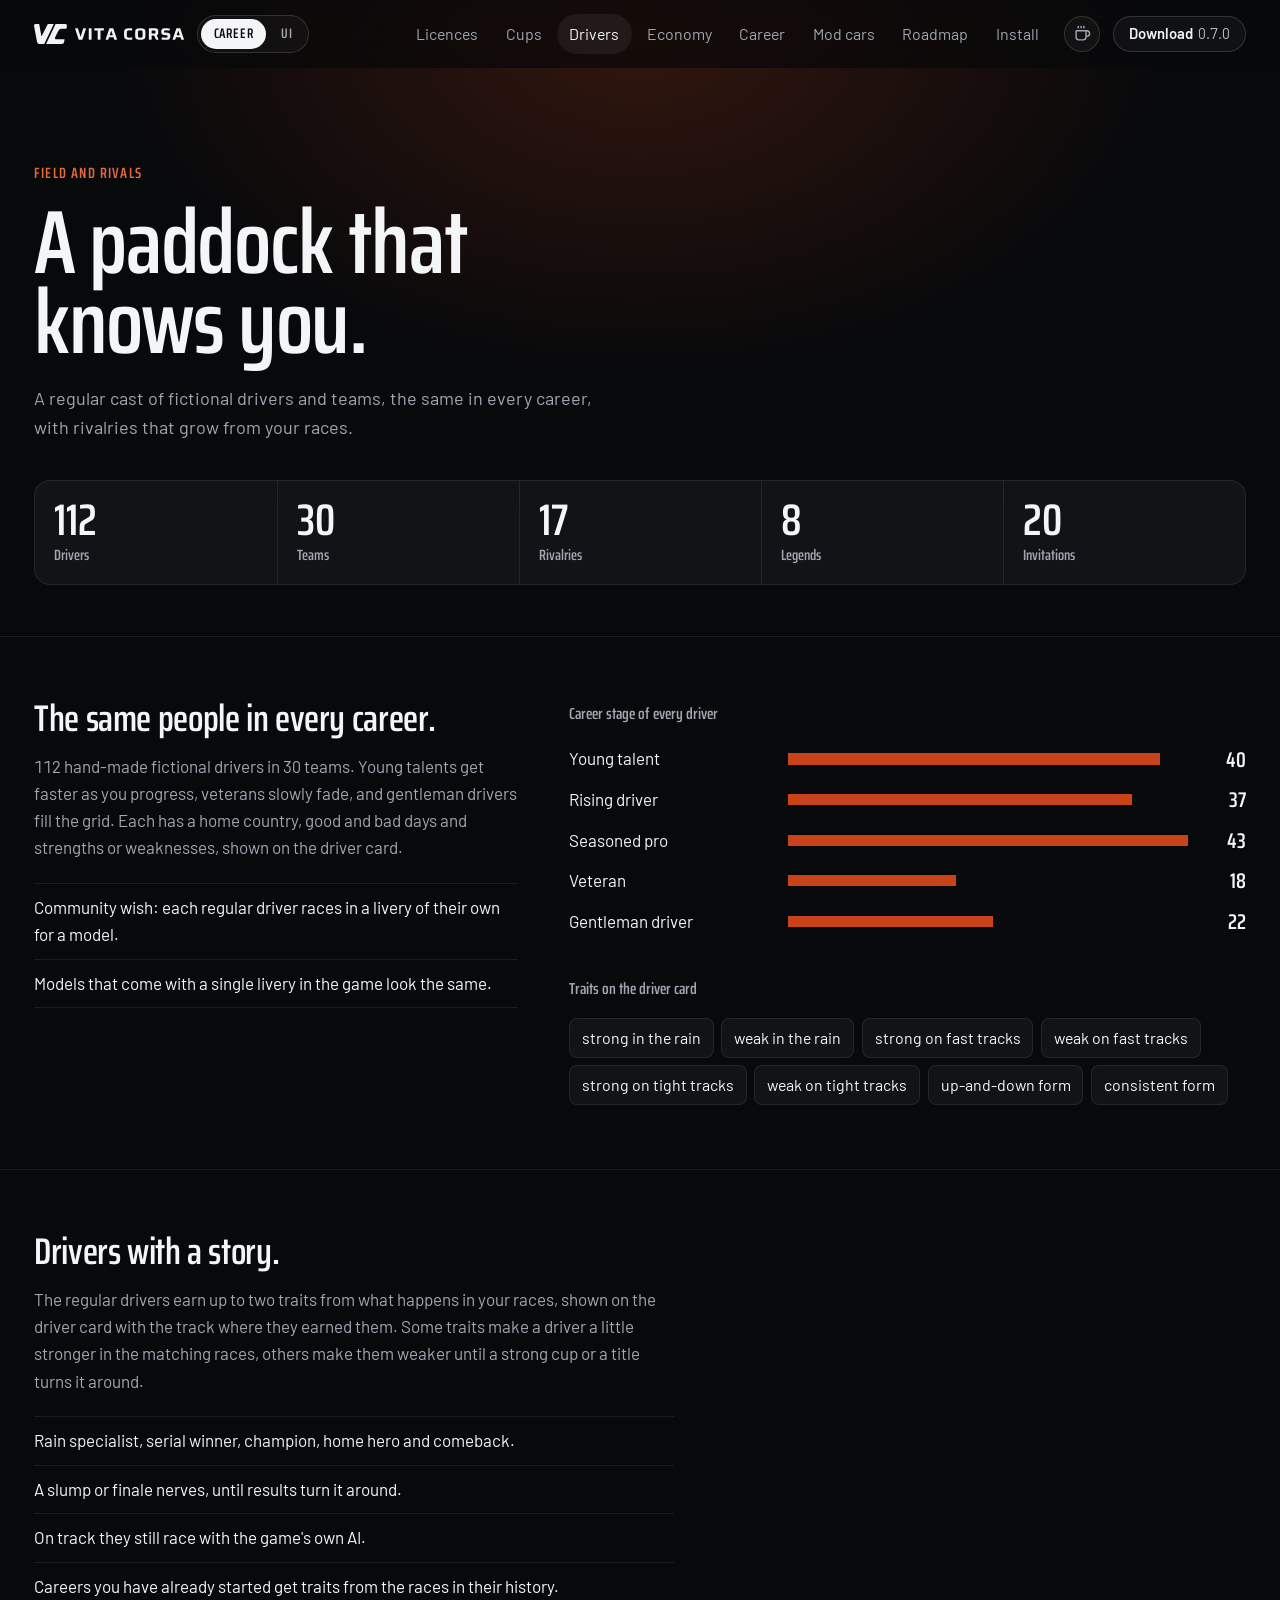
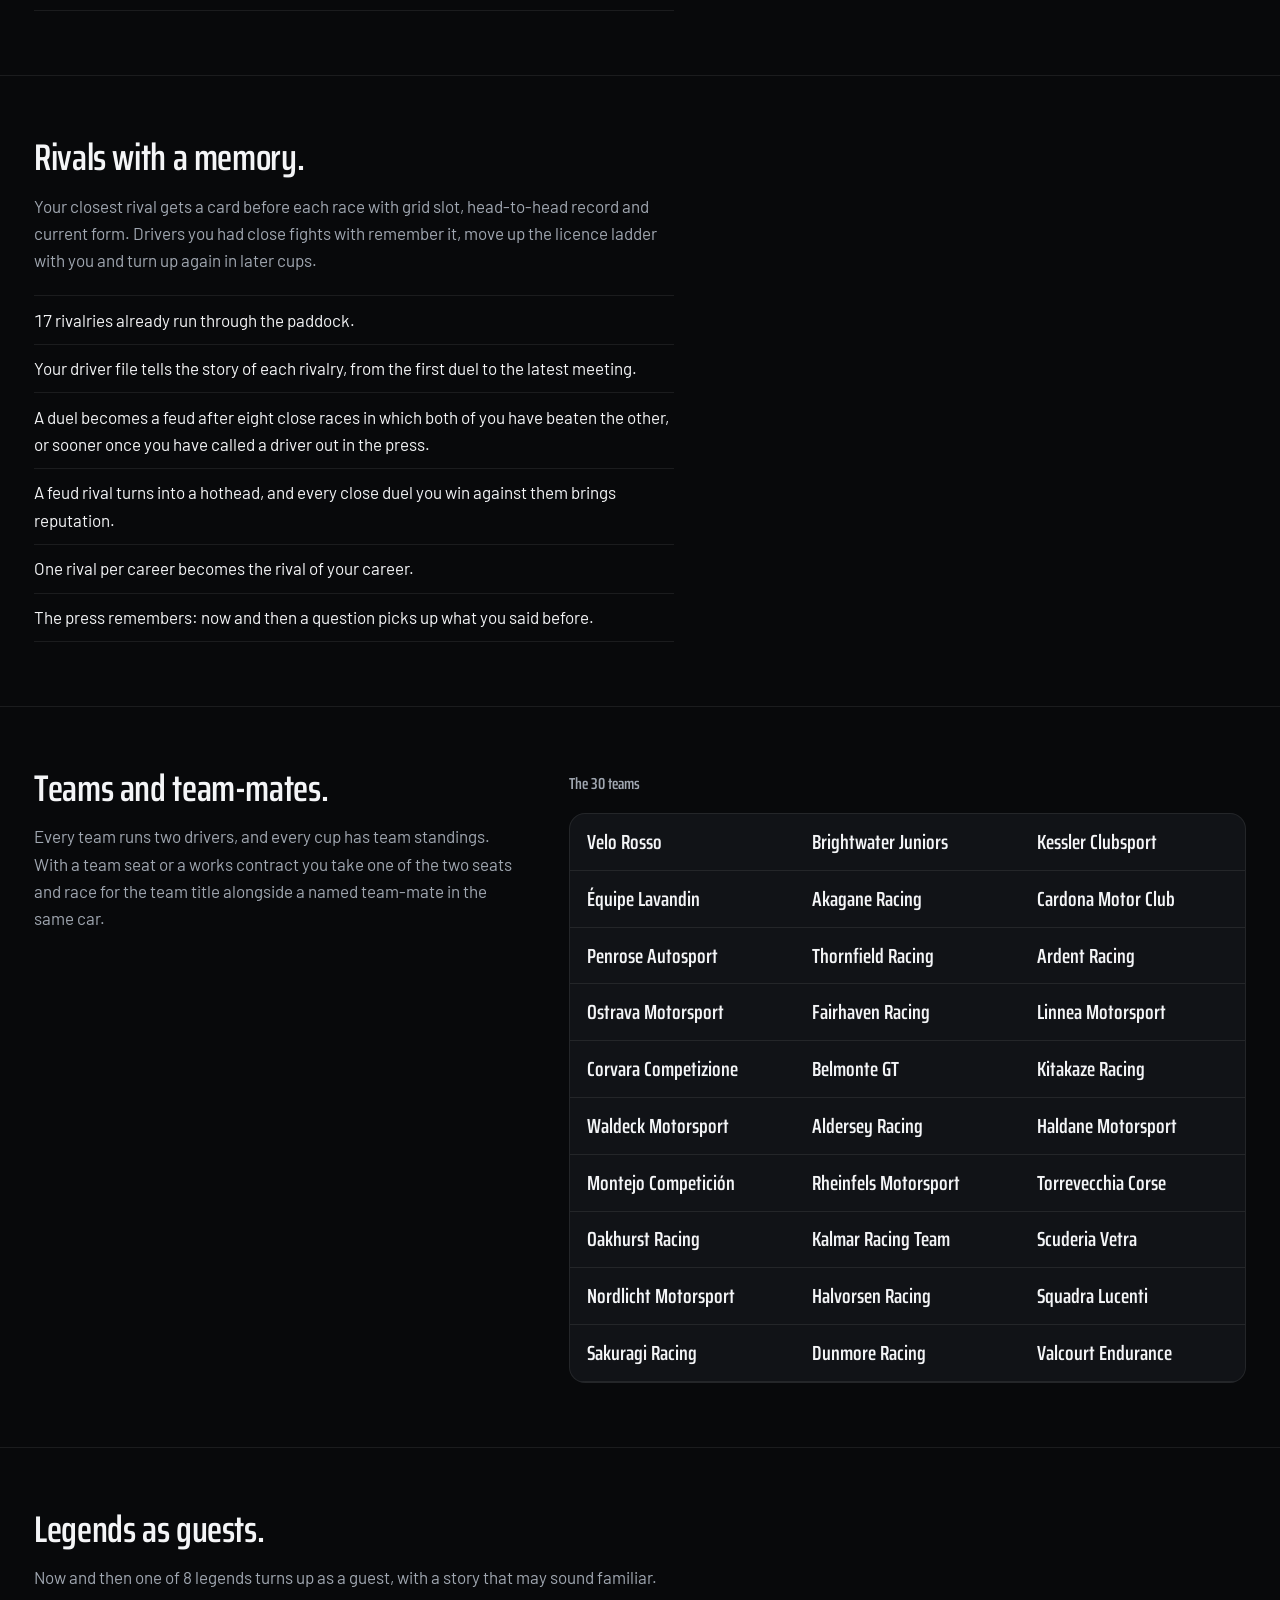
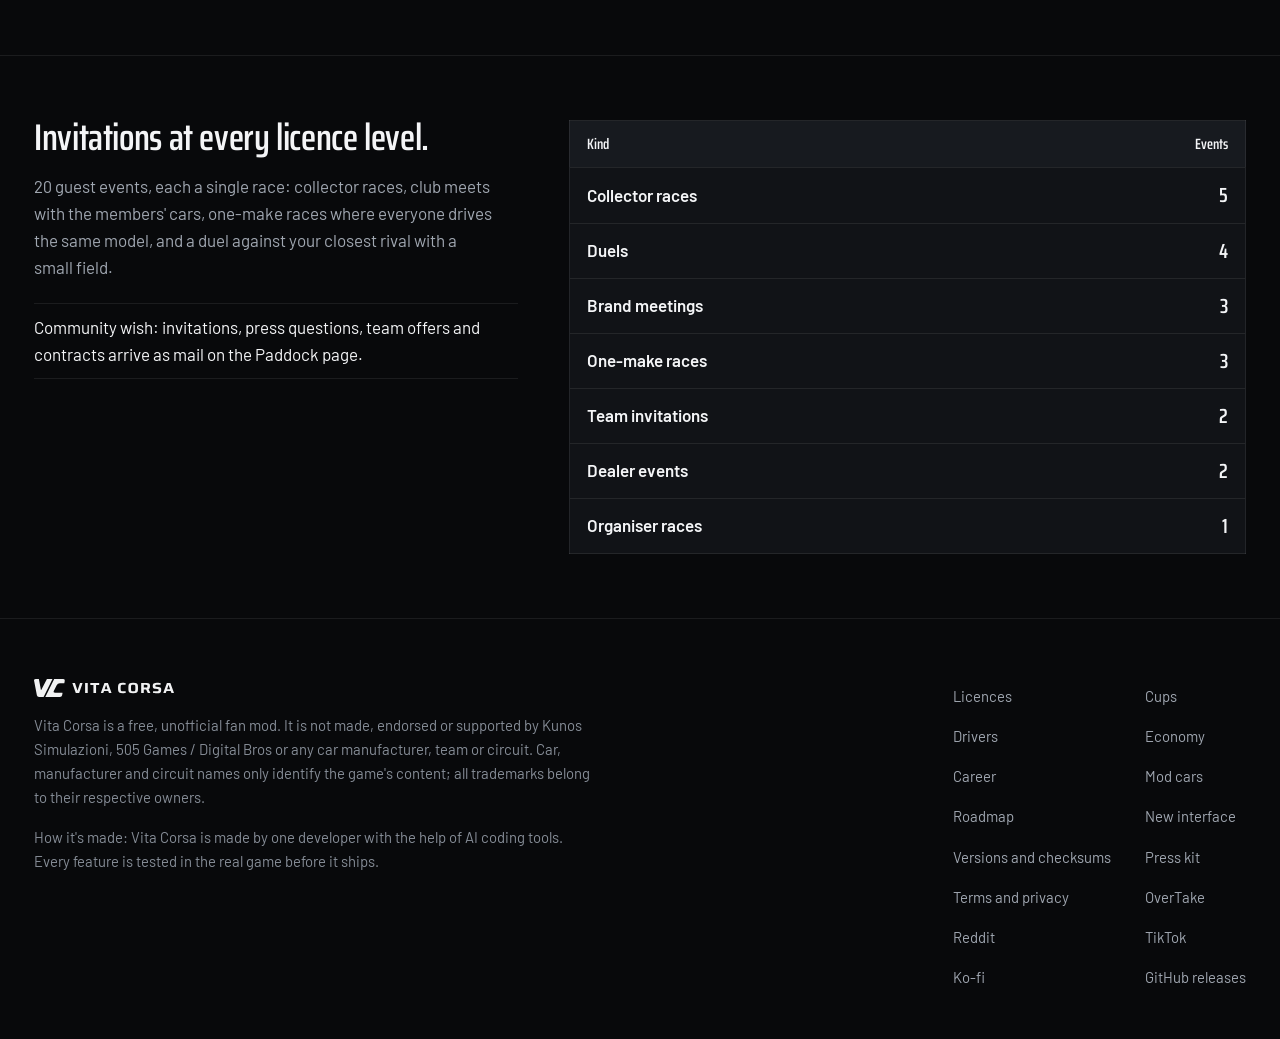
<file: drivers.html>
<!DOCTYPE html><html lang="en" class="vc"> <head><meta charset="utf-8"><meta name="viewport" content="width=device-width, initial-scale=1"><title>A paddock that knows you · Vita Corsa</title><meta name="description" content="The driver field of Vita Corsa: fictional drivers and teams, traits and form, rivals with a memory, legends and invitations."><meta name="theme-color" content="#121417"><meta name="color-scheme" content="dark"><link rel="canonical" href="https://vitacorsa.github.io/drivers.html"><meta property="og:type" content="website"><meta property="og:site_name" content="Vita Corsa"><meta property="og:title" content="A paddock that knows you · Vita Corsa"><meta property="og:description" content="The driver field of Vita Corsa: fictional drivers and teams, traits and form, rivals with a memory, legends and invitations."><meta property="og:url" content="https://vitacorsa.github.io/drivers.html"><meta property="og:image" content="https://vitacorsa.github.io/teilen/drivers.png"><meta property="og:image:width" content="1200"><meta property="og:image:height" content="630"><meta property="og:image:alt" content="Vita Corsa · A paddock that knows you"><meta name="twitter:card" content="summary_large_image"><link rel="icon" href="data:image/svg+xml,%3csvg%20xmlns='http://www.w3.org/2000/svg'%20viewBox='0%200%20298.60%20177.10'%20width='298.60'%20height='177.10'%20role='img'%20aria-labelledby='titel'%3e%3ctitle%20id='titel'%3eVita%20Corsa%20Signet,%20Kleinfassung%3c/title%3e%3cg%20id='signet'%20fill='%23121417'%3e%3cpath%20id='signet-v'%20d='M0.45%2016.66L26.86%20160.44Q29.92%20177.10%2047.63%20177.10L90.64%20177.10L175.00%200.00L122.31%200.00L68.08%20107.12Q67.10%20109.04%2066.44%20109.05Q65.78%20109.06%2065.43%20107.15L45.75%200.00L15.10%200.00Q6.25%200.00%202.58%204.17Q-1.08%208.33%200.45%2016.66Z'/%3e%3cpath%20id='signet-c'%20d='M197.77%200.00L113.41%20177.10L252.32%20177.10Q270.03%20177.10%20273.15%20159.39L276.90%20138.14Q277.34%20135.61%20274.81%20135.61L206.10%20135.61Q195.98%20135.61%20193.23%20130.76Q190.47%20125.91%20195.09%20116.22L221.45%2060.88Q230.69%2041.49%20250.93%2041.49L291.41%2041.49Q293.94%2041.49%20294.38%2038.96L298.13%2017.71Q301.25%200.00%20283.54%200.00Z'/%3e%3c/g%3e%3c/svg%3e" media="(prefers-color-scheme: light)"><link rel="icon" href="data:image/svg+xml,%3csvg%20xmlns='http://www.w3.org/2000/svg'%20viewBox='0%200%20298.60%20177.10'%20width='298.60'%20height='177.10'%20role='img'%20aria-labelledby='titel'%3e%3ctitle%20id='titel'%3eVita%20Corsa%20Signet,%20Kleinfassung%3c/title%3e%3cg%20id='signet'%20fill='%23F1F2F3'%3e%3cpath%20id='signet-v'%20d='M0.45%2016.66L26.86%20160.44Q29.92%20177.10%2047.63%20177.10L90.64%20177.10L175.00%200.00L122.31%200.00L68.08%20107.12Q67.10%20109.04%2066.44%20109.05Q65.78%20109.06%2065.43%20107.15L45.75%200.00L15.10%200.00Q6.25%200.00%202.58%204.17Q-1.08%208.33%200.45%2016.66Z'/%3e%3cpath%20id='signet-c'%20d='M197.77%200.00L113.41%20177.10L252.32%20177.10Q270.03%20177.10%20273.15%20159.39L276.90%20138.14Q277.34%20135.61%20274.81%20135.61L206.10%20135.61Q195.98%20135.61%20193.23%20130.76Q190.47%20125.91%20195.09%20116.22L221.45%2060.88Q230.69%2041.49%20250.93%2041.49L291.41%2041.49Q293.94%2041.49%20294.38%2038.96L298.13%2017.71Q301.25%200.00%20283.54%200.00Z'/%3e%3c/g%3e%3c/svg%3e" media="(prefers-color-scheme: dark)"><!-- Vorladen nur, was der Hero braucht (Saira, Barlow 400); die Ersatzschrift hat abgestimmte Maße (kein Springen) --><style>@font-face{font-family:Saira-022eff54fd130b6c;src:url("/_astro/fonts/645204fef8bec149.woff2") format("woff2");font-display:optional;unicode-range:U+20-7e, U+a0-ff, U+2010-2027, U+2030-203a, U+20ac, U+2122, U+2190-2193, U+2212;font-weight:620;font-style:normal;font-stretch:70%;}@font-face{font-family:Saira-022eff54fd130b6c;src:url("/_astro/fonts/5af8b186f16e7444.woff2") format("woff2");font-display:optional;unicode-range:U+100-17f;font-weight:620;font-style:normal;font-stretch:70%;}@font-face{font-family:"Saira-022eff54fd130b6c fallback: Arial";src:local("Arial Bold"),local("Arial-BoldMT");font-display:swap;font-weight:620;font-style:normal;size-adjust:76.0429%;ascent-override:149.2578%;descent-override:57.7305%;line-gap-override:0%;}:root{--schrift-saira:Saira-022eff54fd130b6c,"Saira-022eff54fd130b6c fallback: Arial",sans-serif;}</style> <link rel="preload" href="/_astro/fonts/645204fef8bec149.woff2" as="font" type="font/woff2" crossorigin><style>@font-face{font-family:Barlow-b5a63c2d7d5902aa;src:url("/_astro/fonts/40c164e5bf5017ab.woff2") format("woff2");font-display:optional;unicode-range:U+20-7e, U+a0-ff, U+2010-2027, U+2030-203a, U+20ac, U+2122, U+2190-2193, U+2212;font-weight:400;font-style:normal;}@font-face{font-family:Barlow-b5a63c2d7d5902aa;src:url("/_astro/fonts/9de6077158dc6e78.woff2") format("woff2");font-display:optional;unicode-range:U+100-17f;font-weight:400;font-style:normal;}@font-face{font-family:Barlow-b5a63c2d7d5902aa;src:url("/_astro/fonts/3ee02180d3c2185c.woff2") format("woff2");font-display:optional;unicode-range:U+20-7e, U+a0-ff, U+2010-2027, U+2030-203a, U+20ac, U+2122, U+2190-2193, U+2212;font-weight:600;font-style:normal;}@font-face{font-family:Barlow-b5a63c2d7d5902aa;src:url("/_astro/fonts/8a4772d2bec82686.woff2") format("woff2");font-display:optional;unicode-range:U+100-17f;font-weight:600;font-style:normal;}@font-face{font-family:"Barlow-b5a63c2d7d5902aa fallback: Arial";src:local("Arial");font-display:swap;font-weight:400;font-style:normal;size-adjust:96.68%;ascent-override:103.4341%;descent-override:20.6868%;line-gap-override:0%;}@font-face{font-family:"Barlow-b5a63c2d7d5902aa fallback: Arial";src:local("Arial Bold"),local("Arial-BoldMT");font-display:swap;font-weight:600;font-style:normal;size-adjust:96.68%;ascent-override:103.4341%;descent-override:20.6868%;line-gap-override:0%;}:root{--schrift-barlow:Barlow-b5a63c2d7d5902aa,"Barlow-b5a63c2d7d5902aa fallback: Arial",sans-serif;}</style> <link rel="preload" href="/_astro/fonts/40c164e5bf5017ab.woff2" as="font" type="font/woff2" crossorigin><link rel="preload" href="/_astro/fonts/3ee02180d3c2185c.woff2" as="font" type="font/woff2" crossorigin><link rel="stylesheet" href="/_astro/bereiche.BgbAzxBw.css"><link rel="stylesheet" href="/_astro/Basis.DYaaWCUF.css"></head> <body> <a class="springen" href="#inhalt">Skip to content</a> <header class="kopf"> <a class="kopf-logo" href="/" aria-label="Vita Corsa home"><img src="/_astro/vita-corsa_logo-horizontal_hell.Br6Usjna.svg" alt="Vita Corsa" width="150" height="20"><img class="kopf-signet" src="data:image/svg+xml,%3csvg%20xmlns='http://www.w3.org/2000/svg'%20viewBox='0%200%20298.60%20177.10'%20width='298.60'%20height='177.10'%20role='img'%20aria-labelledby='titel'%3e%3ctitle%20id='titel'%3eVita%20Corsa%20Signet,%20Kleinfassung%3c/title%3e%3cg%20id='signet'%20fill='%23F1F2F3'%3e%3cpath%20id='signet-v'%20d='M0.45%2016.66L26.86%20160.44Q29.92%20177.10%2047.63%20177.10L90.64%20177.10L175.00%200.00L122.31%200.00L68.08%20107.12Q67.10%20109.04%2066.44%20109.05Q65.78%20109.06%2065.43%20107.15L45.75%200.00L15.10%200.00Q6.25%200.00%202.58%204.17Q-1.08%208.33%200.45%2016.66Z'/%3e%3cpath%20id='signet-c'%20d='M197.77%200.00L113.41%20177.10L252.32%20177.10Q270.03%20177.10%20273.15%20159.39L276.90%20138.14Q277.34%20135.61%20274.81%20135.61L206.10%20135.61Q195.98%20135.61%20193.23%20130.76Q190.47%20125.91%20195.09%20116.22L221.45%2060.88Q230.69%2041.49%20250.93%2041.49L291.41%2041.49Q293.94%2041.49%20294.38%2038.96L298.13%2017.71Q301.25%200.00%20283.54%200.00Z'/%3e%3c/g%3e%3c/svg%3e" alt="" width="28" height="20"></a> <nav class="kopf-produkte" aria-label="Products"> <a href="/" aria-current="true">Career</a><a href="/interface.html">UI</a> </nav> <nav class="kopf-nav" aria-label="Main"> <ul role="list"> <li><a href="/licences.html">Licences</a></li><li><a href="/cups.html">Cups</a></li><li><a href="/drivers.html" aria-current="page">Drivers</a></li><li><a href="/economy.html">Economy</a></li><li><a href="/career.html">Career</a></li><li><a href="/mod-cars.html">Mod cars</a></li><li><a href="/roadmap.html">Roadmap</a></li><li><a href="/#install">Install</a></li> </ul> </nav> <details class="kopf-menue"> <summary>Menu</summary> <ul role="list"> <li><a href="/licences.html">Licences</a></li><li><a href="/cups.html">Cups</a></li><li><a href="/drivers.html" aria-current="page">Drivers</a></li><li><a href="/economy.html">Economy</a></li><li><a href="/career.html">Career</a></li><li><a href="/mod-cars.html">Mod cars</a></li><li><a href="/roadmap.html">Roadmap</a></li><li><a href="/#install">Install</a></li> <li class="kopf-menue-kofi"><a href="https://ko-fi.com/filthyjoker"><svg xmlns="http://www.w3.org/2000/svg" width="24" height="24" viewBox="0 0 24 24" fill="none" stroke="currentColor" stroke-width="2" stroke-linecap="round" stroke-linejoin="round" class="lucide lucide-coffee" aria-hidden="true"> <path d="M10 2v2"></path><path d="M14 2v2"></path><path d="M16 8a1 1 0 0 1 1 1v8a4 4 0 0 1-4 4H7a4 4 0 0 1-4-4V9a1 1 0 0 1 1-1h14a4 4 0 1 1 0 8h-1"></path><path d="M6 2v2"></path>  </svg>Support on Ko-fi</a></li> </ul> </details> <a class="kopf-kofi" href="https://ko-fi.com/filthyjoker" aria-label="Support Vita Corsa on Ko-fi" title="Support on Ko-fi"><svg xmlns="http://www.w3.org/2000/svg" width="24" height="24" viewBox="0 0 24 24" fill="none" stroke="currentColor" stroke-width="2" stroke-linecap="round" stroke-linejoin="round" class="lucide lucide-coffee" aria-hidden="true"> <path d="M10 2v2"></path><path d="M14 2v2"></path><path d="M16 8a1 1 0 0 1 1 1v8a4 4 0 0 1-4 4H7a4 4 0 0 1-4-4V9a1 1 0 0 1 1-1h14a4 4 0 1 1 0 8h-1"></path><path d="M6 2v2"></path>  </svg></a> <a class="kopf-laden" href="https://github.com/vitacorsa/vitacorsa.github.io/releases/download/v0.7.0/VitaCorsa-0.7.0.zip">Download <span>0.7.0</span></a> </header> <main id="inhalt">  <header class="bereich-kopf"> <p class="etikett">Field and rivals</p> <h1>A paddock that knows you.</h1> <p class="bereich-satz">A regular cast of fictional drivers and teams, the same in every career, with rivalries that grow from your races.</p>   <dl class="kennzahlen"> <div><dt>Drivers</dt><dd>112</dd></div> <div><dt>Teams</dt><dd>30</dd></div> <div><dt>Rivalries</dt><dd>17</dd></div> <div><dt>Legends</dt><dd>8</dd></div> <div><dt>Invitations</dt><dd>20</dd></div> </dl>  </header> <section id="feld" class="abschnitt" aria-labelledby="feld-titel"> <div class="abschnitt-text"> <h2 id="feld-titel">The same people in every career.</h2> <p>112 hand-made fictional drivers in 30 teams. Young talents get faster as you progress, veterans slowly fade, and gentleman drivers fill the grid. Each has a home country, good and bad days and strengths or weaknesses, shown on the driver card.</p> <ul><li>Community wish: each regular driver races in a livery of their own for a model.</li><li>Models that come with a single livery in the game look the same.</li></ul> </div> <div class="abschnitt-inhalt"> <h3 class="inhalt-titel">Career stage of every driver</h3> <ul class="balken" role="list"> <li><span>Young talent</span><i style="--anteil:0.9302325581395349" aria-hidden="true"></i><b>40</b></li><li><span>Rising driver</span><i style="--anteil:0.8604651162790697" aria-hidden="true"></i><b>37</b></li><li><span>Seasoned pro</span><i style="--anteil:1" aria-hidden="true"></i><b>43</b></li><li><span>Veteran</span><i style="--anteil:0.4186046511627907" aria-hidden="true"></i><b>18</b></li><li><span>Gentleman driver</span><i style="--anteil:0.5116279069767442" aria-hidden="true"></i><b>22</b></li> </ul> <h3 class="inhalt-titel">Traits on the driver card</h3> <ul class="marken" role="list"><li>strong in the rain</li><li>weak in the rain</li><li>strong on fast tracks</li><li>weak on fast tracks</li><li>strong on tight tracks</li><li>weak on tight tracks</li><li>up-and-down form</li><li>consistent form</li></ul> </div> </section> <section id="geschichte" class="abschnitt" aria-labelledby="geschichte-titel"> <div class="abschnitt-text"> <h2 id="geschichte-titel">Drivers with a story.</h2> <p>The regular drivers earn up to two traits from what happens in your races, shown on the driver card with the track where they earned them. Some traits make a driver a little stronger in the matching races, others make them weaker until a strong cup or a title turns it around.</p> <ul><li>Rain specialist, serial winner, champion, home hero and comeback.</li><li>A slump or finale nerves, until results turn it around.</li><li>On track they still race with the game's own AI.</li><li>Careers you have already started get traits from the races in their history.</li></ul> </div>  </section> <section id="rivalen" class="abschnitt" aria-labelledby="rivalen-titel"> <div class="abschnitt-text"> <h2 id="rivalen-titel">Rivals with a memory.</h2> <p>Your closest rival gets a card before each race with grid slot, head-to-head record and current form. Drivers you had close fights with remember it, move up the licence ladder with you and turn up again in later cups.</p> <ul><li>17 rivalries already run through the paddock.</li><li>Your driver file tells the story of each rivalry, from the first duel to the latest meeting.</li><li>A duel becomes a feud after eight close races in which both of you have beaten the other, or sooner once you have called a driver out in the press.</li><li>A feud rival turns into a hothead, and every close duel you win against them brings reputation.</li><li>One rival per career becomes the rival of your career.</li><li>The press remembers: now and then a question picks up what you said before.</li></ul> </div>  </section> <section id="teams" class="abschnitt" aria-labelledby="teams-titel"> <div class="abschnitt-text"> <h2 id="teams-titel">Teams and team-mates.</h2> <p>Every team runs two drivers, and every cup has team standings. With a team seat or a works contract you take one of the two seats and race for the team title alongside a named team-mate in the same car.</p>  </div> <div class="abschnitt-inhalt"> <h3 class="inhalt-titel">The 30 teams</h3> <ol class="namensliste" role="list"><li>Velo Rosso</li><li>Brightwater Juniors</li><li>Kessler Clubsport</li><li>Équipe Lavandin</li><li>Akagane Racing</li><li>Cardona Motor Club</li><li>Penrose Autosport</li><li>Thornfield Racing</li><li>Ardent Racing</li><li>Ostrava Motorsport</li><li>Fairhaven Racing</li><li>Linnea Motorsport</li><li>Corvara Competizione</li><li>Belmonte GT</li><li>Kitakaze Racing</li><li>Waldeck Motorsport</li><li>Aldersey Racing</li><li>Haldane Motorsport</li><li>Montejo Competición</li><li>Rheinfels Motorsport</li><li>Torrevecchia Corse</li><li>Oakhurst Racing</li><li>Kalmar Racing Team</li><li>Scuderia Vetra</li><li>Nordlicht Motorsport</li><li>Halvorsen Racing</li><li>Squadra Lucenti</li><li>Sakuragi Racing</li><li>Dunmore Racing</li><li>Valcourt Endurance</li></ol> </div> </section> <section id="legenden" class="abschnitt" aria-labelledby="legenden-titel"> <div class="abschnitt-text"> <h2 id="legenden-titel">Legends as guests.</h2> <p>Now and then one of 8 legends turns up as a guest, with a story that may sound familiar.</p>  </div>  </section> <section id="einladungen" class="abschnitt" aria-labelledby="einladungen-titel"> <div class="abschnitt-text"> <h2 id="einladungen-titel">Invitations at every licence level.</h2> <p>20 guest events, each a single race: collector races, club meets with the members' cars, one-make races where everyone drives the same model, and a duel against your closest rival with a small field.</p> <ul><li>Community wish: invitations, press questions, team offers and contracts arrive as mail on the Paddock page.</li></ul> </div> <div class="abschnitt-inhalt"> <table class="kleine-tabelle"> <caption class="unsichtbar">Invitations by kind</caption> <thead><tr><th scope="col">Kind</th><th scope="col" class="zahl">Events</th></tr></thead> <tbody><tr><th scope="row">Collector races</th><td class="zahl">5</td></tr><tr><th scope="row">Duels</th><td class="zahl">4</td></tr><tr><th scope="row">Brand meetings</th><td class="zahl">3</td></tr><tr><th scope="row">One-make races</th><td class="zahl">3</td></tr><tr><th scope="row">Team invitations</th><td class="zahl">2</td></tr><tr><th scope="row">Dealer events</th><td class="zahl">2</td></tr><tr><th scope="row">Organiser races</th><td class="zahl">1</td></tr></tbody> </table> </div> </section>  </main> <footer class="fuss"> <div class="fuss-marke"> <img src="/_astro/vita-corsa_logo-horizontal_hell.Br6Usjna.svg" alt="Vita Corsa" width="150" height="20"> <p>Vita Corsa is a free, unofficial fan mod. It is not made, endorsed or supported by Kunos Simulazioni, 505 Games / Digital Bros or any car manufacturer, team or circuit. Car, manufacturer and circuit names only identify the game's content; all trademarks belong to their respective owners.</p> <p>How it's made: Vita Corsa is made by one developer with the help of AI coding tools. Every feature is tested in the real game before it ships.</p> </div> <nav class="fuss-nav" aria-label="Elsewhere"> <ul role="list"> <li><a href="/licences.html">Licences</a></li><li><a href="/cups.html">Cups</a></li><li><a href="/drivers.html">Drivers</a></li><li><a href="/economy.html">Economy</a></li><li><a href="/career.html">Career</a></li><li><a href="/mod-cars.html">Mod cars</a></li><li><a href="/roadmap.html">Roadmap</a></li> <li><a href="/interface.html">New interface</a></li><li><a href="/versions.html">Versions and checksums</a></li><li><a href="/press.html">Press kit</a></li><li><a href="/terms.html">Terms and privacy</a></li> <li><a href="https://www.overtake.gg/downloads/vita-corsa-%E2%80%93-career-mod.88146/">OverTake</a></li><li><a href="https://www.reddit.com/r/assettocorsaevo/">Reddit</a></li><li><a href="https://www.tiktok.com/@vitacorsa.career">TikTok</a></li><li><a href="https://ko-fi.com/filthyjoker">Ko-fi</a></li> <li><a href="https://github.com/vitacorsa/vitacorsa.github.io/releases">GitHub releases</a></li> </ul> </nav> </footer> </body> </html>
</file>
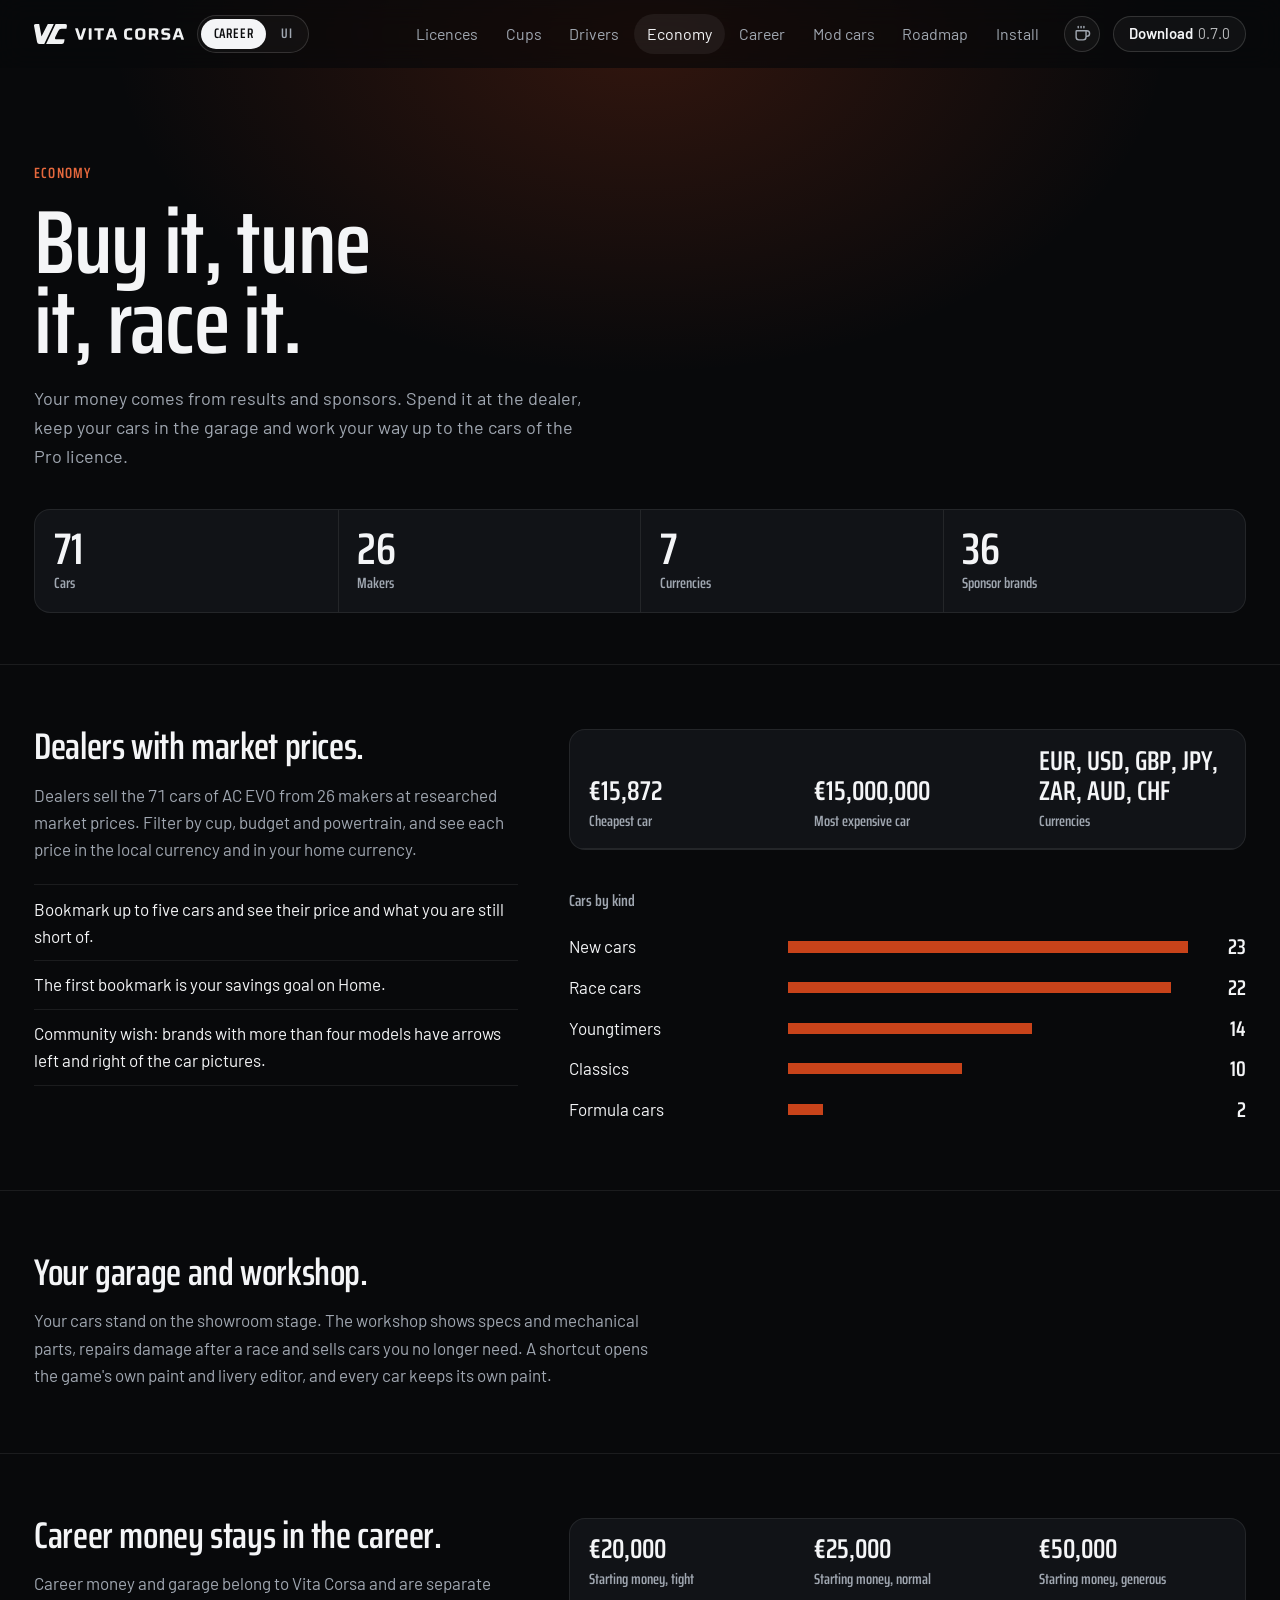
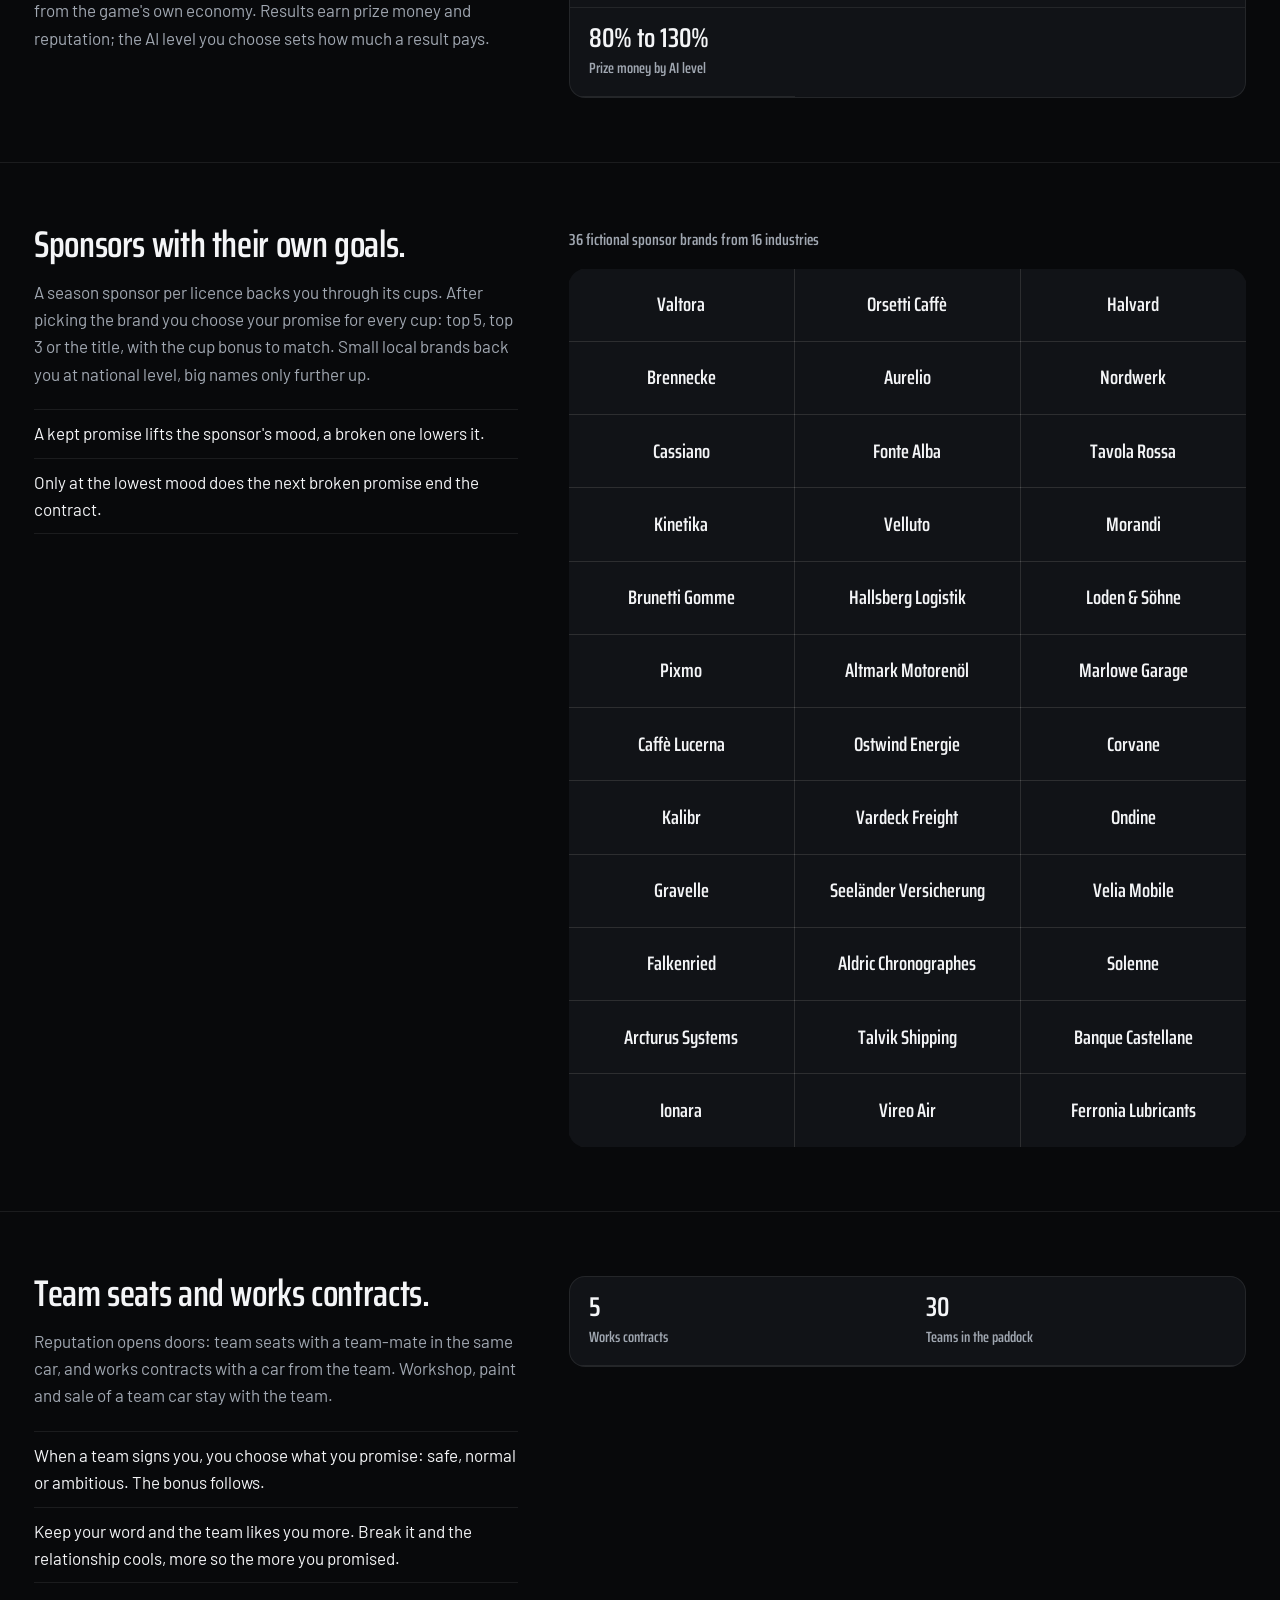
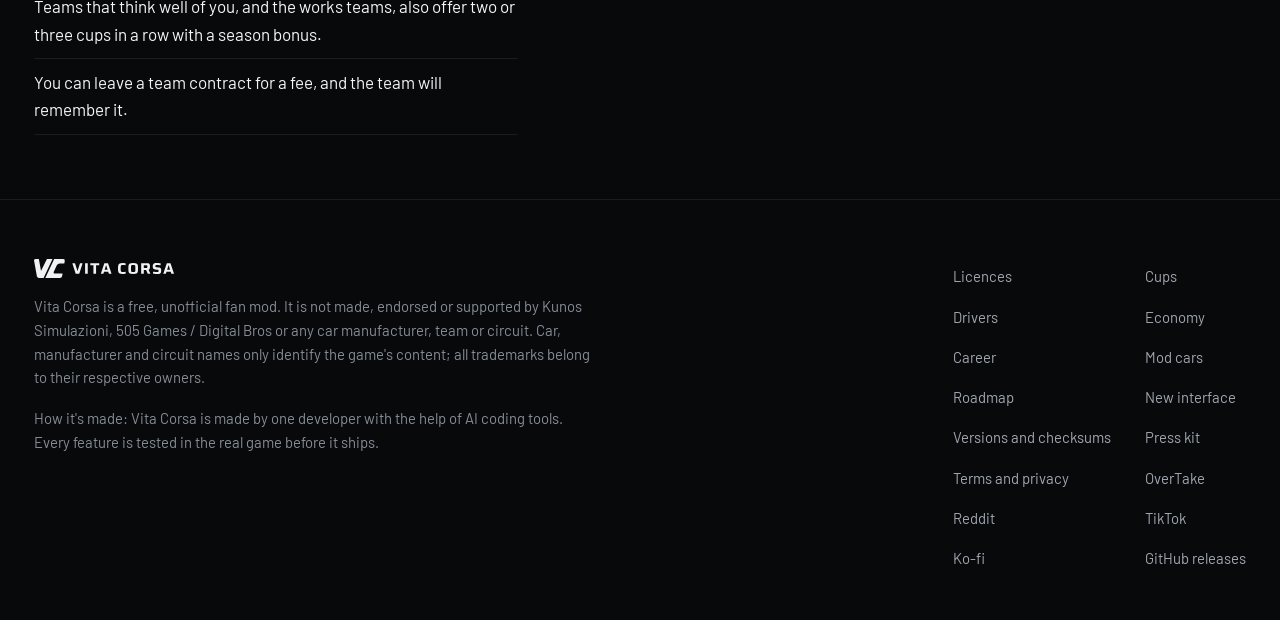
<file: economy.html>
<!DOCTYPE html><html lang="en" class="vc"> <head><meta charset="utf-8"><meta name="viewport" content="width=device-width, initial-scale=1"><title>Buy it, tune it, race it · Vita Corsa</title><meta name="description" content="Dealers, garage, workshop and sponsors in Vita Corsa: market prices, local currencies, season sponsors and team seats."><meta name="theme-color" content="#121417"><meta name="color-scheme" content="dark"><link rel="canonical" href="https://vitacorsa.github.io/economy.html"><meta property="og:type" content="website"><meta property="og:site_name" content="Vita Corsa"><meta property="og:title" content="Buy it, tune it, race it · Vita Corsa"><meta property="og:description" content="Dealers, garage, workshop and sponsors in Vita Corsa: market prices, local currencies, season sponsors and team seats."><meta property="og:url" content="https://vitacorsa.github.io/economy.html"><meta property="og:image" content="https://vitacorsa.github.io/teilen/economy.png"><meta property="og:image:width" content="1200"><meta property="og:image:height" content="630"><meta property="og:image:alt" content="Vita Corsa · Buy it, tune it, race it"><meta name="twitter:card" content="summary_large_image"><link rel="icon" href="data:image/svg+xml,%3csvg%20xmlns='http://www.w3.org/2000/svg'%20viewBox='0%200%20298.60%20177.10'%20width='298.60'%20height='177.10'%20role='img'%20aria-labelledby='titel'%3e%3ctitle%20id='titel'%3eVita%20Corsa%20Signet,%20Kleinfassung%3c/title%3e%3cg%20id='signet'%20fill='%23121417'%3e%3cpath%20id='signet-v'%20d='M0.45%2016.66L26.86%20160.44Q29.92%20177.10%2047.63%20177.10L90.64%20177.10L175.00%200.00L122.31%200.00L68.08%20107.12Q67.10%20109.04%2066.44%20109.05Q65.78%20109.06%2065.43%20107.15L45.75%200.00L15.10%200.00Q6.25%200.00%202.58%204.17Q-1.08%208.33%200.45%2016.66Z'/%3e%3cpath%20id='signet-c'%20d='M197.77%200.00L113.41%20177.10L252.32%20177.10Q270.03%20177.10%20273.15%20159.39L276.90%20138.14Q277.34%20135.61%20274.81%20135.61L206.10%20135.61Q195.98%20135.61%20193.23%20130.76Q190.47%20125.91%20195.09%20116.22L221.45%2060.88Q230.69%2041.49%20250.93%2041.49L291.41%2041.49Q293.94%2041.49%20294.38%2038.96L298.13%2017.71Q301.25%200.00%20283.54%200.00Z'/%3e%3c/g%3e%3c/svg%3e" media="(prefers-color-scheme: light)"><link rel="icon" href="data:image/svg+xml,%3csvg%20xmlns='http://www.w3.org/2000/svg'%20viewBox='0%200%20298.60%20177.10'%20width='298.60'%20height='177.10'%20role='img'%20aria-labelledby='titel'%3e%3ctitle%20id='titel'%3eVita%20Corsa%20Signet,%20Kleinfassung%3c/title%3e%3cg%20id='signet'%20fill='%23F1F2F3'%3e%3cpath%20id='signet-v'%20d='M0.45%2016.66L26.86%20160.44Q29.92%20177.10%2047.63%20177.10L90.64%20177.10L175.00%200.00L122.31%200.00L68.08%20107.12Q67.10%20109.04%2066.44%20109.05Q65.78%20109.06%2065.43%20107.15L45.75%200.00L15.10%200.00Q6.25%200.00%202.58%204.17Q-1.08%208.33%200.45%2016.66Z'/%3e%3cpath%20id='signet-c'%20d='M197.77%200.00L113.41%20177.10L252.32%20177.10Q270.03%20177.10%20273.15%20159.39L276.90%20138.14Q277.34%20135.61%20274.81%20135.61L206.10%20135.61Q195.98%20135.61%20193.23%20130.76Q190.47%20125.91%20195.09%20116.22L221.45%2060.88Q230.69%2041.49%20250.93%2041.49L291.41%2041.49Q293.94%2041.49%20294.38%2038.96L298.13%2017.71Q301.25%200.00%20283.54%200.00Z'/%3e%3c/g%3e%3c/svg%3e" media="(prefers-color-scheme: dark)"><!-- Vorladen nur, was der Hero braucht (Saira, Barlow 400); die Ersatzschrift hat abgestimmte Maße (kein Springen) --><style>@font-face{font-family:Saira-022eff54fd130b6c;src:url("/_astro/fonts/645204fef8bec149.woff2") format("woff2");font-display:optional;unicode-range:U+20-7e, U+a0-ff, U+2010-2027, U+2030-203a, U+20ac, U+2122, U+2190-2193, U+2212;font-weight:620;font-style:normal;font-stretch:70%;}@font-face{font-family:Saira-022eff54fd130b6c;src:url("/_astro/fonts/5af8b186f16e7444.woff2") format("woff2");font-display:optional;unicode-range:U+100-17f;font-weight:620;font-style:normal;font-stretch:70%;}@font-face{font-family:"Saira-022eff54fd130b6c fallback: Arial";src:local("Arial Bold"),local("Arial-BoldMT");font-display:swap;font-weight:620;font-style:normal;size-adjust:76.0429%;ascent-override:149.2578%;descent-override:57.7305%;line-gap-override:0%;}:root{--schrift-saira:Saira-022eff54fd130b6c,"Saira-022eff54fd130b6c fallback: Arial",sans-serif;}</style> <link rel="preload" href="/_astro/fonts/645204fef8bec149.woff2" as="font" type="font/woff2" crossorigin><style>@font-face{font-family:Barlow-b5a63c2d7d5902aa;src:url("/_astro/fonts/40c164e5bf5017ab.woff2") format("woff2");font-display:optional;unicode-range:U+20-7e, U+a0-ff, U+2010-2027, U+2030-203a, U+20ac, U+2122, U+2190-2193, U+2212;font-weight:400;font-style:normal;}@font-face{font-family:Barlow-b5a63c2d7d5902aa;src:url("/_astro/fonts/9de6077158dc6e78.woff2") format("woff2");font-display:optional;unicode-range:U+100-17f;font-weight:400;font-style:normal;}@font-face{font-family:Barlow-b5a63c2d7d5902aa;src:url("/_astro/fonts/3ee02180d3c2185c.woff2") format("woff2");font-display:optional;unicode-range:U+20-7e, U+a0-ff, U+2010-2027, U+2030-203a, U+20ac, U+2122, U+2190-2193, U+2212;font-weight:600;font-style:normal;}@font-face{font-family:Barlow-b5a63c2d7d5902aa;src:url("/_astro/fonts/8a4772d2bec82686.woff2") format("woff2");font-display:optional;unicode-range:U+100-17f;font-weight:600;font-style:normal;}@font-face{font-family:"Barlow-b5a63c2d7d5902aa fallback: Arial";src:local("Arial");font-display:swap;font-weight:400;font-style:normal;size-adjust:96.68%;ascent-override:103.4341%;descent-override:20.6868%;line-gap-override:0%;}@font-face{font-family:"Barlow-b5a63c2d7d5902aa fallback: Arial";src:local("Arial Bold"),local("Arial-BoldMT");font-display:swap;font-weight:600;font-style:normal;size-adjust:96.68%;ascent-override:103.4341%;descent-override:20.6868%;line-gap-override:0%;}:root{--schrift-barlow:Barlow-b5a63c2d7d5902aa,"Barlow-b5a63c2d7d5902aa fallback: Arial",sans-serif;}</style> <link rel="preload" href="/_astro/fonts/40c164e5bf5017ab.woff2" as="font" type="font/woff2" crossorigin><link rel="preload" href="/_astro/fonts/3ee02180d3c2185c.woff2" as="font" type="font/woff2" crossorigin><link rel="stylesheet" href="/_astro/bereiche.BgbAzxBw.css"><link rel="stylesheet" href="/_astro/Basis.DYaaWCUF.css"></head> <body> <a class="springen" href="#inhalt">Skip to content</a> <header class="kopf"> <a class="kopf-logo" href="/" aria-label="Vita Corsa home"><img src="/_astro/vita-corsa_logo-horizontal_hell.Br6Usjna.svg" alt="Vita Corsa" width="150" height="20"><img class="kopf-signet" src="data:image/svg+xml,%3csvg%20xmlns='http://www.w3.org/2000/svg'%20viewBox='0%200%20298.60%20177.10'%20width='298.60'%20height='177.10'%20role='img'%20aria-labelledby='titel'%3e%3ctitle%20id='titel'%3eVita%20Corsa%20Signet,%20Kleinfassung%3c/title%3e%3cg%20id='signet'%20fill='%23F1F2F3'%3e%3cpath%20id='signet-v'%20d='M0.45%2016.66L26.86%20160.44Q29.92%20177.10%2047.63%20177.10L90.64%20177.10L175.00%200.00L122.31%200.00L68.08%20107.12Q67.10%20109.04%2066.44%20109.05Q65.78%20109.06%2065.43%20107.15L45.75%200.00L15.10%200.00Q6.25%200.00%202.58%204.17Q-1.08%208.33%200.45%2016.66Z'/%3e%3cpath%20id='signet-c'%20d='M197.77%200.00L113.41%20177.10L252.32%20177.10Q270.03%20177.10%20273.15%20159.39L276.90%20138.14Q277.34%20135.61%20274.81%20135.61L206.10%20135.61Q195.98%20135.61%20193.23%20130.76Q190.47%20125.91%20195.09%20116.22L221.45%2060.88Q230.69%2041.49%20250.93%2041.49L291.41%2041.49Q293.94%2041.49%20294.38%2038.96L298.13%2017.71Q301.25%200.00%20283.54%200.00Z'/%3e%3c/g%3e%3c/svg%3e" alt="" width="28" height="20"></a> <nav class="kopf-produkte" aria-label="Products"> <a href="/" aria-current="true">Career</a><a href="/interface.html">UI</a> </nav> <nav class="kopf-nav" aria-label="Main"> <ul role="list"> <li><a href="/licences.html">Licences</a></li><li><a href="/cups.html">Cups</a></li><li><a href="/drivers.html">Drivers</a></li><li><a href="/economy.html" aria-current="page">Economy</a></li><li><a href="/career.html">Career</a></li><li><a href="/mod-cars.html">Mod cars</a></li><li><a href="/roadmap.html">Roadmap</a></li><li><a href="/#install">Install</a></li> </ul> </nav> <details class="kopf-menue"> <summary>Menu</summary> <ul role="list"> <li><a href="/licences.html">Licences</a></li><li><a href="/cups.html">Cups</a></li><li><a href="/drivers.html">Drivers</a></li><li><a href="/economy.html" aria-current="page">Economy</a></li><li><a href="/career.html">Career</a></li><li><a href="/mod-cars.html">Mod cars</a></li><li><a href="/roadmap.html">Roadmap</a></li><li><a href="/#install">Install</a></li> <li class="kopf-menue-kofi"><a href="https://ko-fi.com/filthyjoker"><svg xmlns="http://www.w3.org/2000/svg" width="24" height="24" viewBox="0 0 24 24" fill="none" stroke="currentColor" stroke-width="2" stroke-linecap="round" stroke-linejoin="round" class="lucide lucide-coffee" aria-hidden="true"> <path d="M10 2v2"></path><path d="M14 2v2"></path><path d="M16 8a1 1 0 0 1 1 1v8a4 4 0 0 1-4 4H7a4 4 0 0 1-4-4V9a1 1 0 0 1 1-1h14a4 4 0 1 1 0 8h-1"></path><path d="M6 2v2"></path>  </svg>Support on Ko-fi</a></li> </ul> </details> <a class="kopf-kofi" href="https://ko-fi.com/filthyjoker" aria-label="Support Vita Corsa on Ko-fi" title="Support on Ko-fi"><svg xmlns="http://www.w3.org/2000/svg" width="24" height="24" viewBox="0 0 24 24" fill="none" stroke="currentColor" stroke-width="2" stroke-linecap="round" stroke-linejoin="round" class="lucide lucide-coffee" aria-hidden="true"> <path d="M10 2v2"></path><path d="M14 2v2"></path><path d="M16 8a1 1 0 0 1 1 1v8a4 4 0 0 1-4 4H7a4 4 0 0 1-4-4V9a1 1 0 0 1 1-1h14a4 4 0 1 1 0 8h-1"></path><path d="M6 2v2"></path>  </svg></a> <a class="kopf-laden" href="https://github.com/vitacorsa/vitacorsa.github.io/releases/download/v0.7.0/VitaCorsa-0.7.0.zip">Download <span>0.7.0</span></a> </header> <main id="inhalt">  <header class="bereich-kopf"> <p class="etikett">Economy</p> <h1>Buy it, tune it, race it.</h1> <p class="bereich-satz">Your money comes from results and sponsors. Spend it at the dealer, keep your cars in the garage and work your way up to the cars of the Pro licence.</p>   <dl class="kennzahlen"> <div><dt>Cars</dt><dd>71</dd></div> <div><dt>Makers</dt><dd>26</dd></div> <div><dt>Currencies</dt><dd>7</dd></div> <div><dt>Sponsor brands</dt><dd>36</dd></div> </dl>  </header> <section id="haendler" class="abschnitt" aria-labelledby="haendler-titel"> <div class="abschnitt-text"> <h2 id="haendler-titel">Dealers with market prices.</h2> <p>Dealers sell the 71 cars of AC EVO from 26 makers at researched market prices. Filter by cup, budget and powertrain, and see each price in the local currency and in your home currency.</p> <ul><li>Bookmark up to five cars and see their price and what you are still short of.</li><li>The first bookmark is your savings goal on Home.</li><li>Community wish: brands with more than four models have arrows left and right of the car pictures.</li></ul> </div> <div class="abschnitt-inhalt"> <dl class="datenblatt"> <div><dt>Cheapest car</dt><dd>€15,872</dd></div> <div><dt>Most expensive car</dt><dd>€15,000,000</dd></div> <div><dt>Currencies</dt><dd>EUR, USD, GBP, JPY, ZAR, AUD, CHF</dd></div> </dl> <h3 class="inhalt-titel">Cars by kind</h3> <ul class="balken" role="list"> <li><span>New cars</span><i style="--anteil:1" aria-hidden="true"></i><b>23</b></li><li><span>Race cars</span><i style="--anteil:0.9565217391304348" aria-hidden="true"></i><b>22</b></li><li><span>Youngtimers</span><i style="--anteil:0.6086956521739131" aria-hidden="true"></i><b>14</b></li><li><span>Classics</span><i style="--anteil:0.43478260869565216" aria-hidden="true"></i><b>10</b></li><li><span>Formula cars</span><i style="--anteil:0.08695652173913043" aria-hidden="true"></i><b>2</b></li> </ul> </div> </section> <section id="garage" class="abschnitt" aria-labelledby="garage-titel"> <div class="abschnitt-text"> <h2 id="garage-titel">Your garage and workshop.</h2> <p>Your cars stand on the showroom stage. The workshop shows specs and mechanical parts, repairs damage after a race and sells cars you no longer need. A shortcut opens the game's own paint and livery editor, and every car keeps its own paint.</p>  </div>  </section> <section id="geld" class="abschnitt" aria-labelledby="geld-titel"> <div class="abschnitt-text"> <h2 id="geld-titel">Career money stays in the career.</h2> <p>Career money and garage belong to Vita Corsa and are separate from the game's own economy. Results earn prize money and reputation; the AI level you choose sets how much a result pays.</p>  </div> <div class="abschnitt-inhalt"> <dl class="datenblatt"> <div><dt>Starting money, tight</dt><dd>€20,000</dd></div><div><dt>Starting money, normal</dt><dd>€25,000</dd></div><div><dt>Starting money, generous</dt><dd>€50,000</dd></div> <div><dt>Prize money by AI level</dt><dd>80% to 130%</dd></div> </dl> </div> </section> <section id="sponsoren" class="abschnitt" aria-labelledby="sponsoren-titel"> <div class="abschnitt-text"> <h2 id="sponsoren-titel">Sponsors with their own goals.</h2> <p>A season sponsor per licence backs you through its cups. After picking the brand you choose your promise for every cup: top 5, top 3 or the title, with the cup bonus to match. Small local brands back you at national level, big names only further up.</p> <ul><li>A kept promise lifts the sponsor's mood, a broken one lowers it.</li><li>Only at the lowest mood does the next broken promise end the contract.</li></ul> </div> <div class="abschnitt-inhalt"> <h3 class="inhalt-titel">36 fictional sponsor brands from 16 industries</h3> <ul class="sponsorwand" role="list"><li>Valtora</li><li>Orsetti Caffè</li><li>Halvard</li><li>Brennecke</li><li>Aurelio</li><li>Nordwerk</li><li>Cassiano</li><li>Fonte Alba</li><li>Tavola Rossa</li><li>Kinetika</li><li>Velluto</li><li>Morandi</li><li>Brunetti Gomme</li><li>Hallsberg Logistik</li><li>Loden &amp; Söhne</li><li>Pixmo</li><li>Altmark Motorenöl</li><li>Marlowe Garage</li><li>Caffè Lucerna</li><li>Ostwind Energie</li><li>Corvane</li><li>Kalibr</li><li>Vardeck Freight</li><li>Ondine</li><li>Gravelle</li><li>Seeländer Versicherung</li><li>Velia Mobile</li><li>Falkenried</li><li>Aldric Chronographes</li><li>Solenne</li><li>Arcturus Systems</li><li>Talvik Shipping</li><li>Banque Castellane</li><li>Ionara</li><li>Vireo Air</li><li>Ferronia Lubricants</li></ul> </div> </section> <section id="vertraege" class="abschnitt" aria-labelledby="vertraege-titel"> <div class="abschnitt-text"> <h2 id="vertraege-titel">Team seats and works contracts.</h2> <p>Reputation opens doors: team seats with a team-mate in the same car, and works contracts with a car from the team. Workshop, paint and sale of a team car stay with the team.</p> <ul><li>When a team signs you, you choose what you promise: safe, normal or ambitious. The bonus follows.</li><li>Keep your word and the team likes you more. Break it and the relationship cools, more so the more you promised.</li><li>Teams that think well of you, and the works teams, also offer two or three cups in a row with a season bonus.</li><li>You can leave a team contract for a fee, and the team will remember it.</li></ul> </div> <div class="abschnitt-inhalt"> <dl class="datenblatt"> <div><dt>Works contracts</dt><dd>5</dd></div> <div><dt>Teams in the paddock</dt><dd>30</dd></div> </dl> </div> </section>  </main> <footer class="fuss"> <div class="fuss-marke"> <img src="/_astro/vita-corsa_logo-horizontal_hell.Br6Usjna.svg" alt="Vita Corsa" width="150" height="20"> <p>Vita Corsa is a free, unofficial fan mod. It is not made, endorsed or supported by Kunos Simulazioni, 505 Games / Digital Bros or any car manufacturer, team or circuit. Car, manufacturer and circuit names only identify the game's content; all trademarks belong to their respective owners.</p> <p>How it's made: Vita Corsa is made by one developer with the help of AI coding tools. Every feature is tested in the real game before it ships.</p> </div> <nav class="fuss-nav" aria-label="Elsewhere"> <ul role="list"> <li><a href="/licences.html">Licences</a></li><li><a href="/cups.html">Cups</a></li><li><a href="/drivers.html">Drivers</a></li><li><a href="/economy.html">Economy</a></li><li><a href="/career.html">Career</a></li><li><a href="/mod-cars.html">Mod cars</a></li><li><a href="/roadmap.html">Roadmap</a></li> <li><a href="/interface.html">New interface</a></li><li><a href="/versions.html">Versions and checksums</a></li><li><a href="/press.html">Press kit</a></li><li><a href="/terms.html">Terms and privacy</a></li> <li><a href="https://www.overtake.gg/downloads/vita-corsa-%E2%80%93-career-mod.88146/">OverTake</a></li><li><a href="https://www.reddit.com/r/assettocorsaevo/">Reddit</a></li><li><a href="https://www.tiktok.com/@vitacorsa.career">TikTok</a></li><li><a href="https://ko-fi.com/filthyjoker">Ko-fi</a></li> <li><a href="https://github.com/vitacorsa/vitacorsa.github.io/releases">GitHub releases</a></li> </ul> </nav> </footer> </body> </html>
</file>
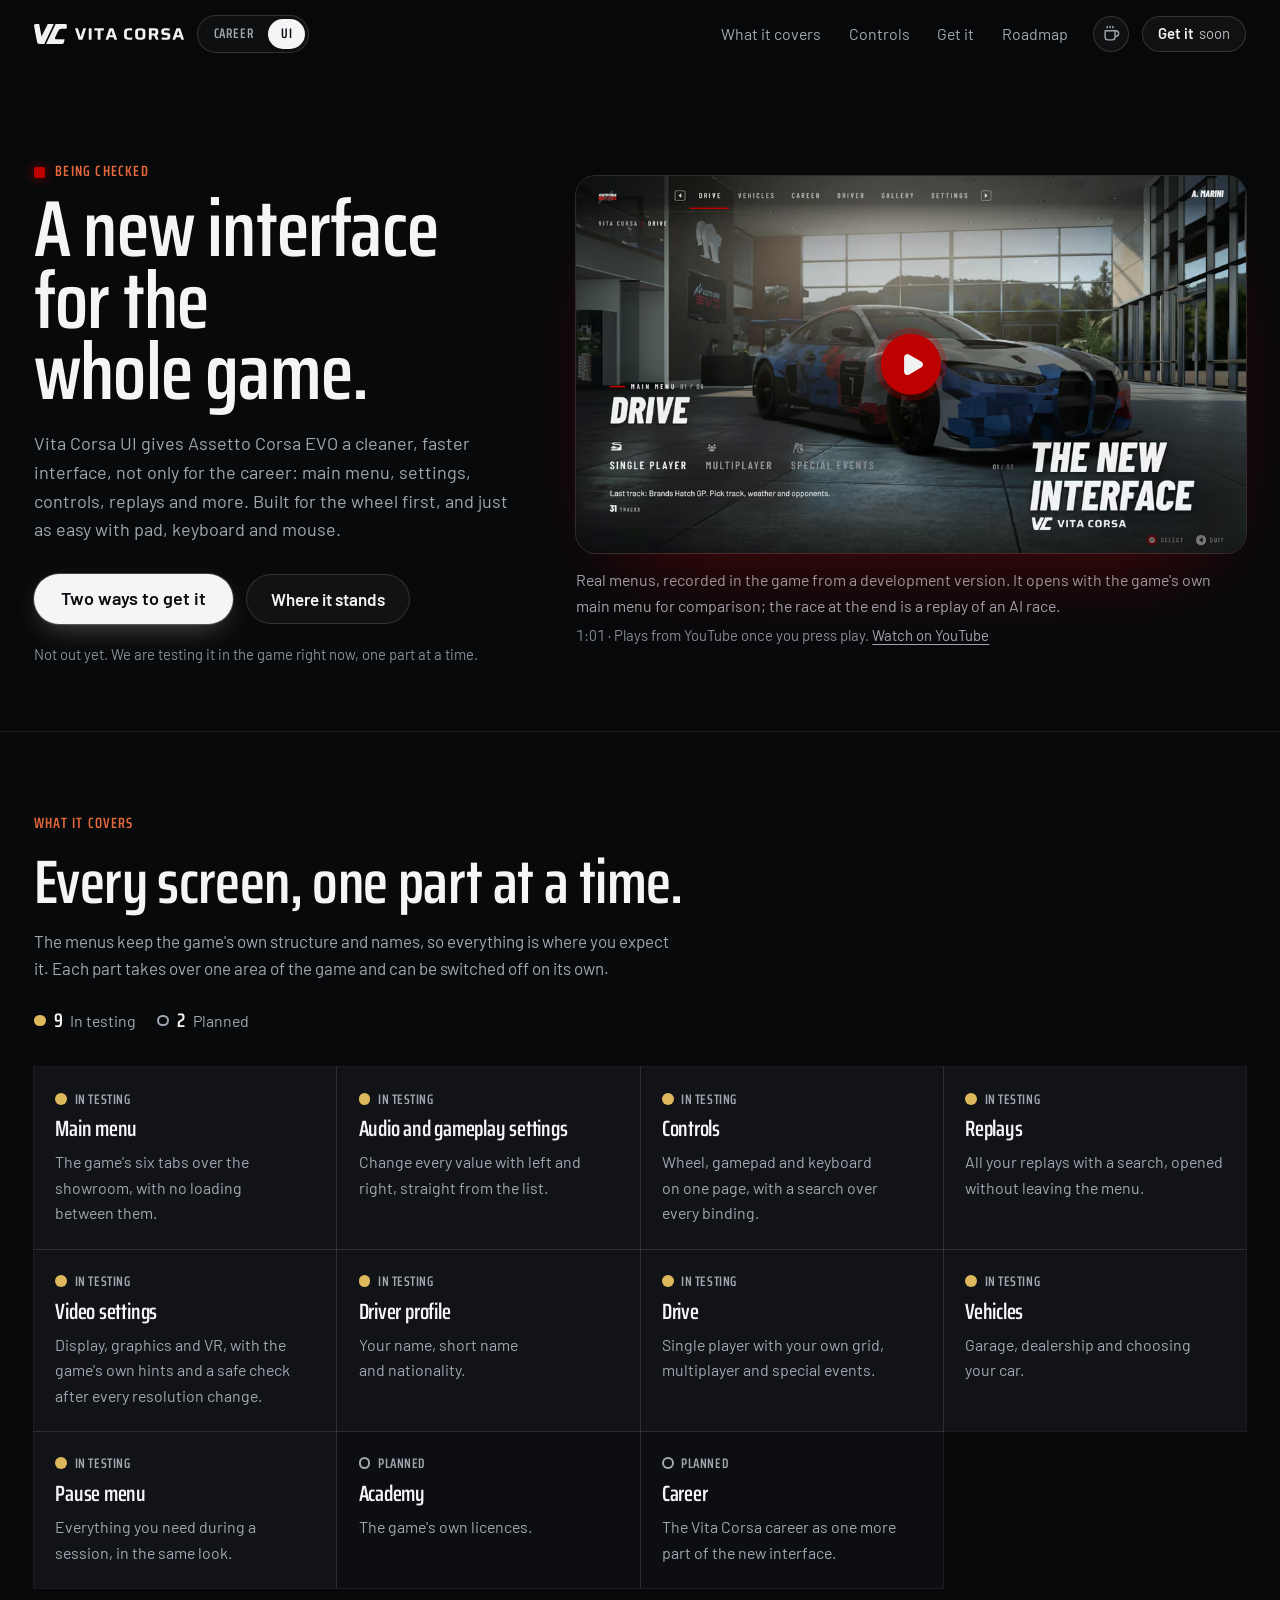
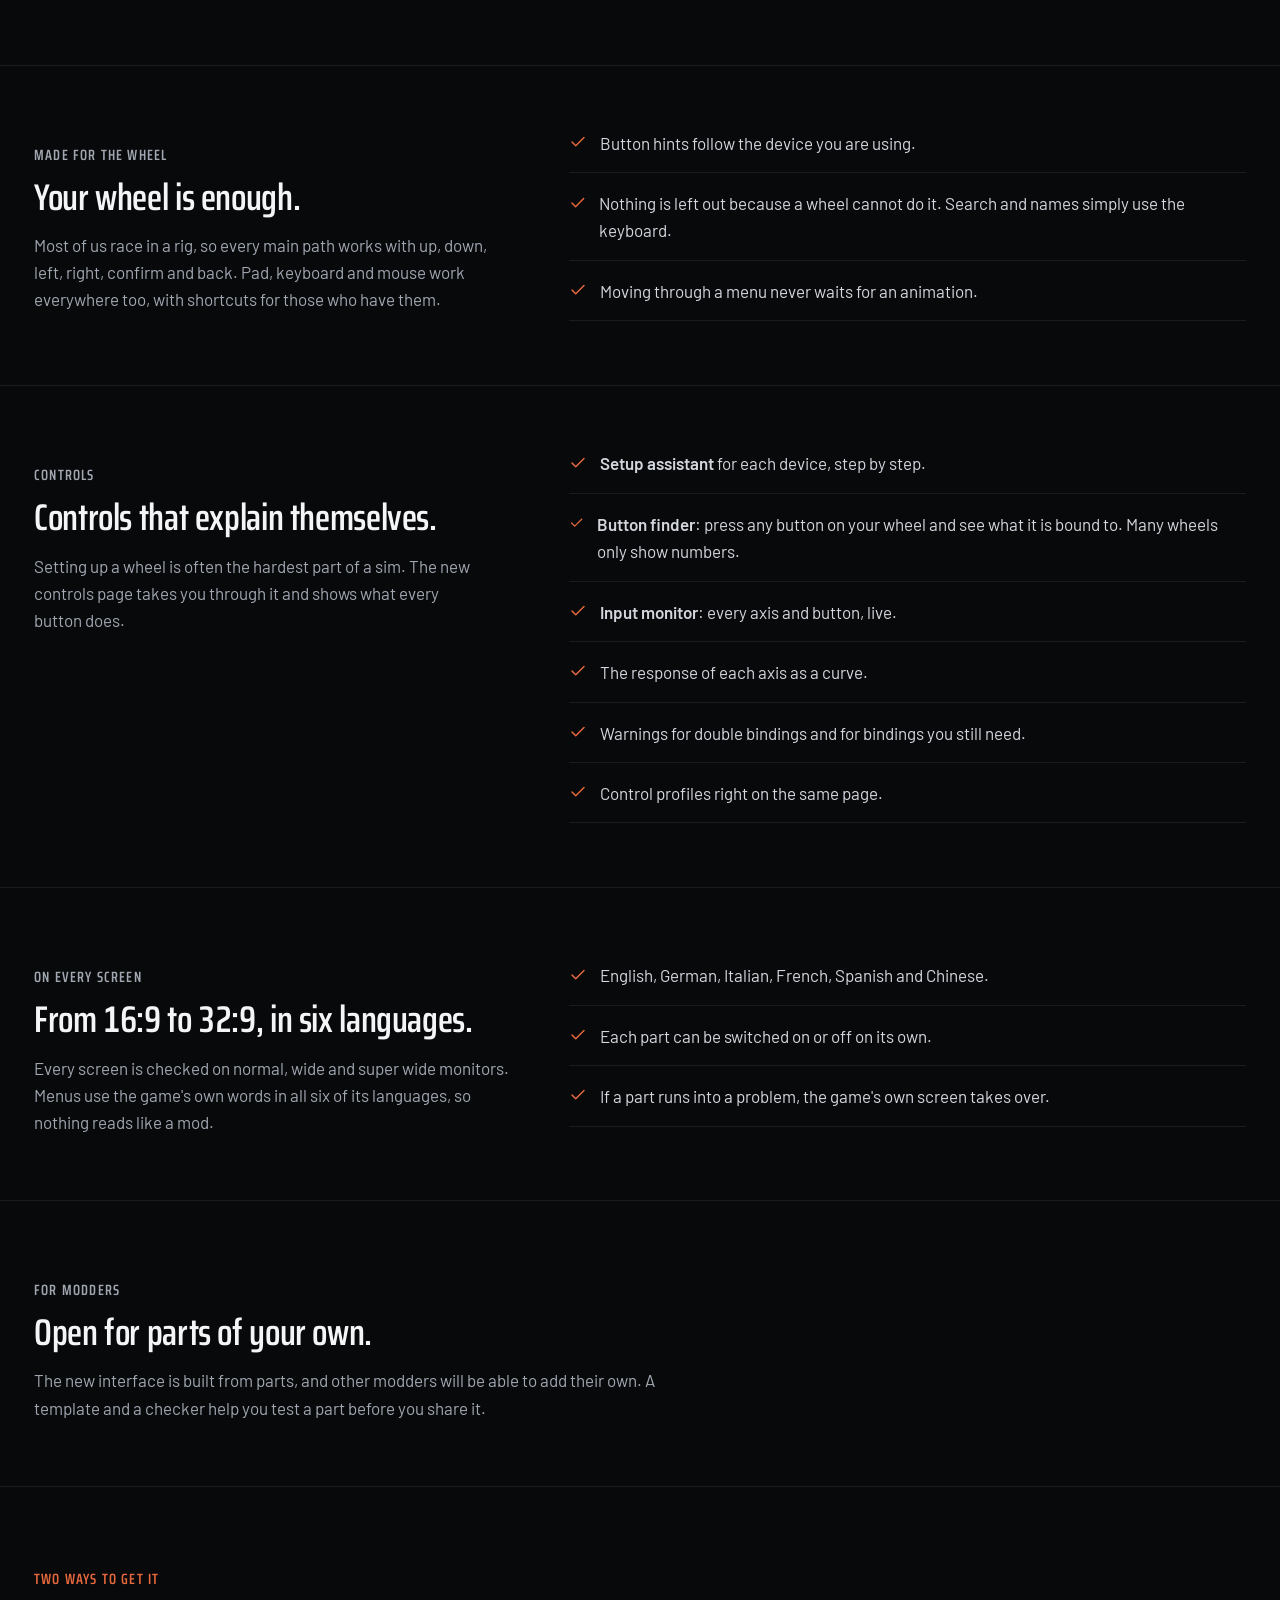
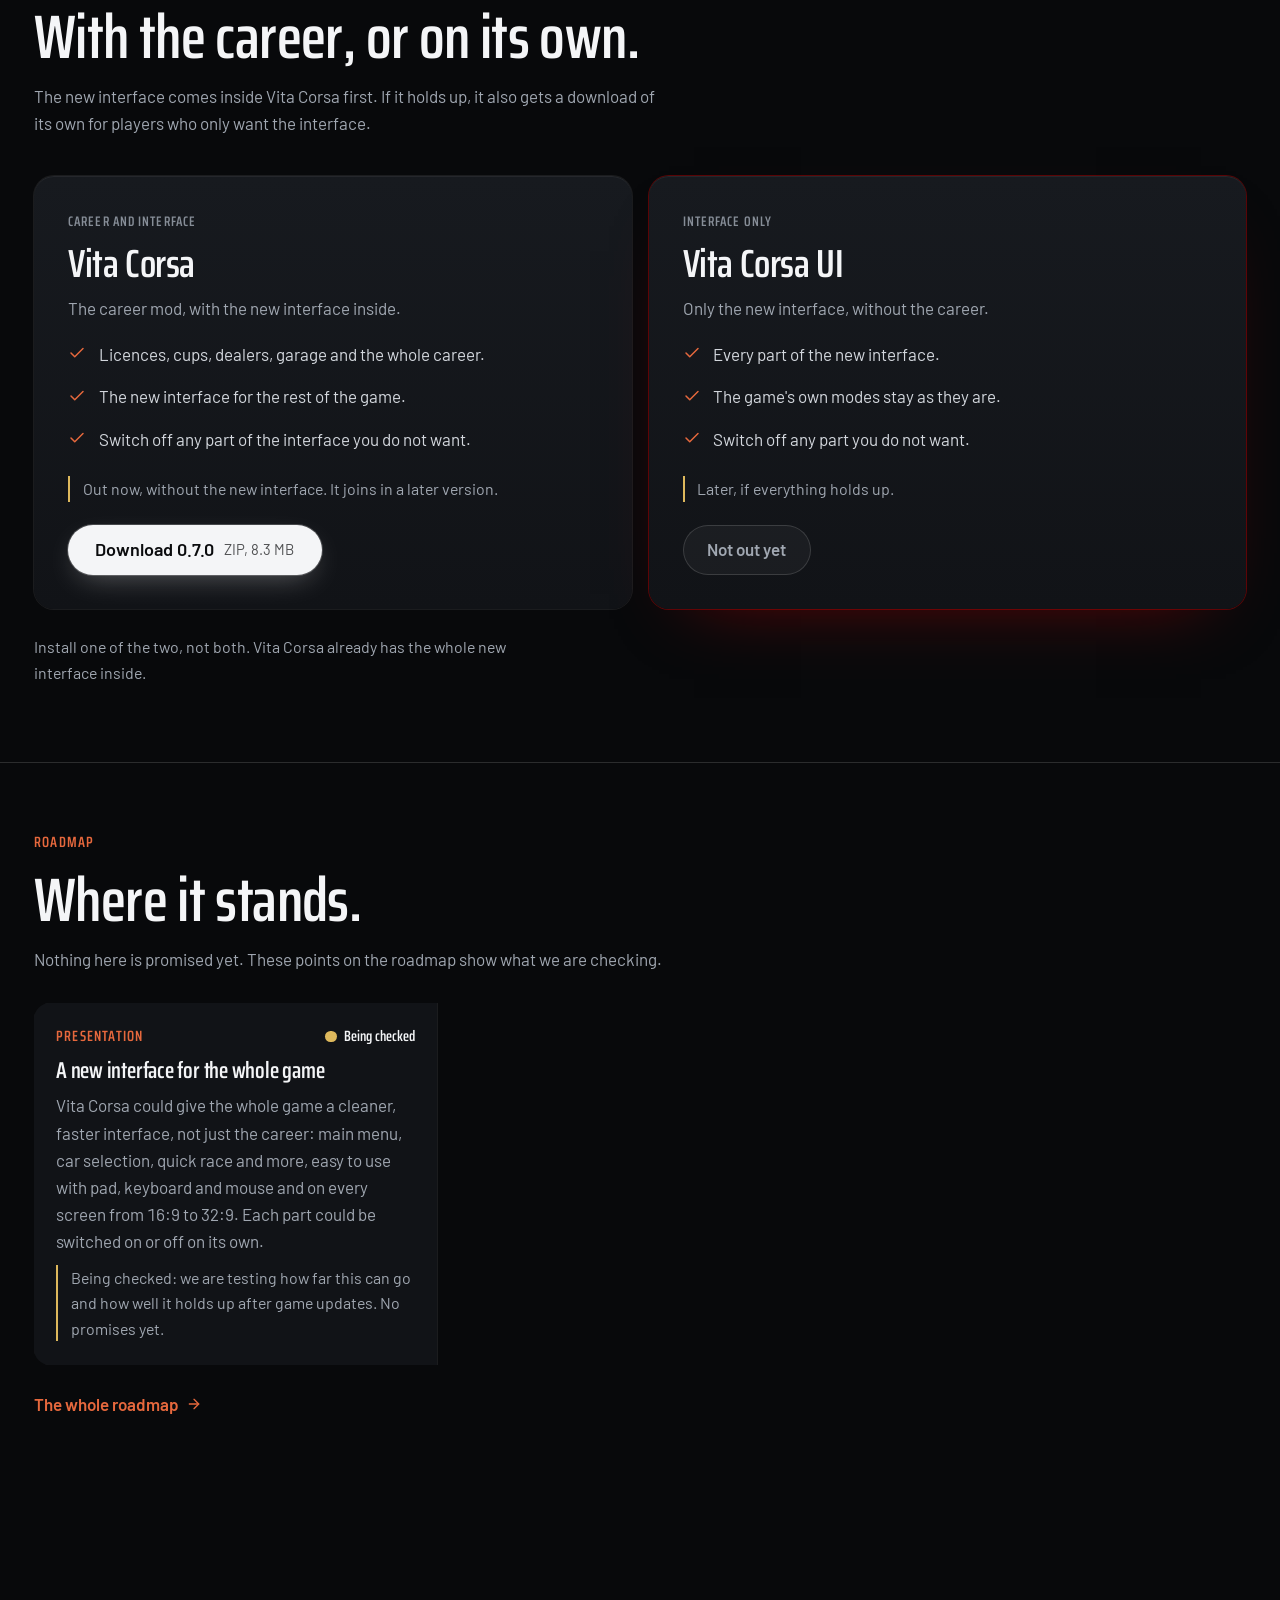
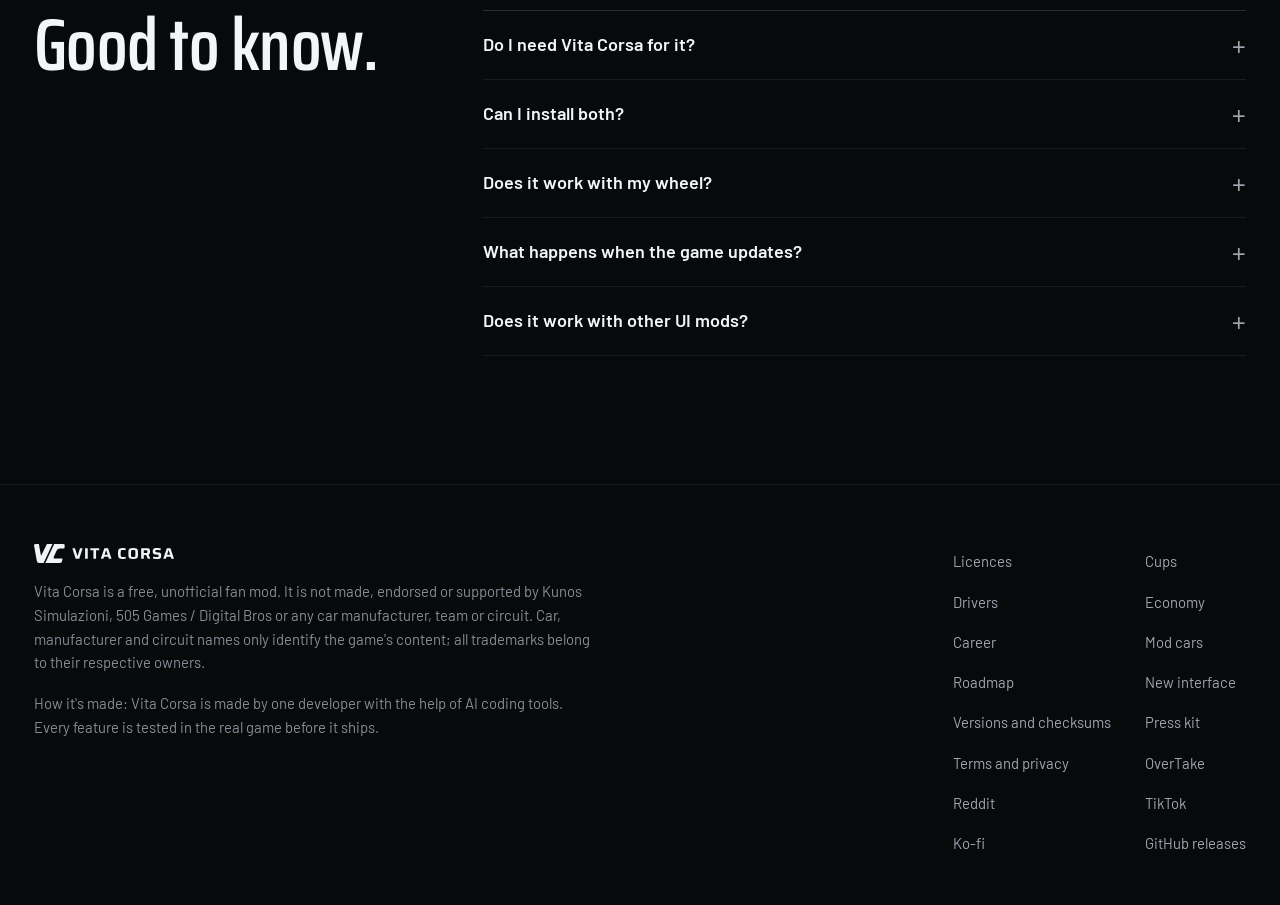
<file: interface.html>
<!DOCTYPE html><html lang="en" class="vc"> <head><meta charset="utf-8"><meta name="viewport" content="width=device-width, initial-scale=1"><title>A new interface for the whole game · Vita Corsa</title><meta name="description" content="Vita Corsa UI gives Assetto Corsa EVO a cleaner, faster interface for the whole game, built for the wheel. Being checked, not out yet."><meta name="theme-color" content="#121417"><meta name="color-scheme" content="dark"><link rel="canonical" href="https://vitacorsa.github.io/interface.html"><meta property="og:type" content="website"><meta property="og:site_name" content="Vita Corsa"><meta property="og:title" content="A new interface for the whole game · Vita Corsa"><meta property="og:description" content="Vita Corsa UI gives Assetto Corsa EVO a cleaner, faster interface for the whole game, built for the wheel. Being checked, not out yet."><meta property="og:url" content="https://vitacorsa.github.io/interface.html"><meta property="og:image" content="https://vitacorsa.github.io/teilen/interface.png"><meta property="og:image:width" content="1200"><meta property="og:image:height" content="630"><meta property="og:image:alt" content="Vita Corsa · A new interface for the whole game"><meta name="twitter:card" content="summary_large_image"><link rel="icon" href="data:image/svg+xml,%3csvg%20xmlns='http://www.w3.org/2000/svg'%20viewBox='0%200%20298.60%20177.10'%20width='298.60'%20height='177.10'%20role='img'%20aria-labelledby='titel'%3e%3ctitle%20id='titel'%3eVita%20Corsa%20Signet,%20Kleinfassung%3c/title%3e%3cg%20id='signet'%20fill='%23121417'%3e%3cpath%20id='signet-v'%20d='M0.45%2016.66L26.86%20160.44Q29.92%20177.10%2047.63%20177.10L90.64%20177.10L175.00%200.00L122.31%200.00L68.08%20107.12Q67.10%20109.04%2066.44%20109.05Q65.78%20109.06%2065.43%20107.15L45.75%200.00L15.10%200.00Q6.25%200.00%202.58%204.17Q-1.08%208.33%200.45%2016.66Z'/%3e%3cpath%20id='signet-c'%20d='M197.77%200.00L113.41%20177.10L252.32%20177.10Q270.03%20177.10%20273.15%20159.39L276.90%20138.14Q277.34%20135.61%20274.81%20135.61L206.10%20135.61Q195.98%20135.61%20193.23%20130.76Q190.47%20125.91%20195.09%20116.22L221.45%2060.88Q230.69%2041.49%20250.93%2041.49L291.41%2041.49Q293.94%2041.49%20294.38%2038.96L298.13%2017.71Q301.25%200.00%20283.54%200.00Z'/%3e%3c/g%3e%3c/svg%3e" media="(prefers-color-scheme: light)"><link rel="icon" href="data:image/svg+xml,%3csvg%20xmlns='http://www.w3.org/2000/svg'%20viewBox='0%200%20298.60%20177.10'%20width='298.60'%20height='177.10'%20role='img'%20aria-labelledby='titel'%3e%3ctitle%20id='titel'%3eVita%20Corsa%20Signet,%20Kleinfassung%3c/title%3e%3cg%20id='signet'%20fill='%23F1F2F3'%3e%3cpath%20id='signet-v'%20d='M0.45%2016.66L26.86%20160.44Q29.92%20177.10%2047.63%20177.10L90.64%20177.10L175.00%200.00L122.31%200.00L68.08%20107.12Q67.10%20109.04%2066.44%20109.05Q65.78%20109.06%2065.43%20107.15L45.75%200.00L15.10%200.00Q6.25%200.00%202.58%204.17Q-1.08%208.33%200.45%2016.66Z'/%3e%3cpath%20id='signet-c'%20d='M197.77%200.00L113.41%20177.10L252.32%20177.10Q270.03%20177.10%20273.15%20159.39L276.90%20138.14Q277.34%20135.61%20274.81%20135.61L206.10%20135.61Q195.98%20135.61%20193.23%20130.76Q190.47%20125.91%20195.09%20116.22L221.45%2060.88Q230.69%2041.49%20250.93%2041.49L291.41%2041.49Q293.94%2041.49%20294.38%2038.96L298.13%2017.71Q301.25%200.00%20283.54%200.00Z'/%3e%3c/g%3e%3c/svg%3e" media="(prefers-color-scheme: dark)"><!-- Vorladen nur, was der Hero braucht (Saira, Barlow 400); die Ersatzschrift hat abgestimmte Maße (kein Springen) --><style>@font-face{font-family:Saira-022eff54fd130b6c;src:url("/_astro/fonts/645204fef8bec149.woff2") format("woff2");font-display:optional;unicode-range:U+20-7e, U+a0-ff, U+2010-2027, U+2030-203a, U+20ac, U+2122, U+2190-2193, U+2212;font-weight:620;font-style:normal;font-stretch:70%;}@font-face{font-family:Saira-022eff54fd130b6c;src:url("/_astro/fonts/5af8b186f16e7444.woff2") format("woff2");font-display:optional;unicode-range:U+100-17f;font-weight:620;font-style:normal;font-stretch:70%;}@font-face{font-family:"Saira-022eff54fd130b6c fallback: Arial";src:local("Arial Bold"),local("Arial-BoldMT");font-display:swap;font-weight:620;font-style:normal;size-adjust:76.0429%;ascent-override:149.2578%;descent-override:57.7305%;line-gap-override:0%;}:root{--schrift-saira:Saira-022eff54fd130b6c,"Saira-022eff54fd130b6c fallback: Arial",sans-serif;}</style> <link rel="preload" href="/_astro/fonts/645204fef8bec149.woff2" as="font" type="font/woff2" crossorigin><style>@font-face{font-family:Barlow-b5a63c2d7d5902aa;src:url("/_astro/fonts/40c164e5bf5017ab.woff2") format("woff2");font-display:optional;unicode-range:U+20-7e, U+a0-ff, U+2010-2027, U+2030-203a, U+20ac, U+2122, U+2190-2193, U+2212;font-weight:400;font-style:normal;}@font-face{font-family:Barlow-b5a63c2d7d5902aa;src:url("/_astro/fonts/9de6077158dc6e78.woff2") format("woff2");font-display:optional;unicode-range:U+100-17f;font-weight:400;font-style:normal;}@font-face{font-family:Barlow-b5a63c2d7d5902aa;src:url("/_astro/fonts/3ee02180d3c2185c.woff2") format("woff2");font-display:optional;unicode-range:U+20-7e, U+a0-ff, U+2010-2027, U+2030-203a, U+20ac, U+2122, U+2190-2193, U+2212;font-weight:600;font-style:normal;}@font-face{font-family:Barlow-b5a63c2d7d5902aa;src:url("/_astro/fonts/8a4772d2bec82686.woff2") format("woff2");font-display:optional;unicode-range:U+100-17f;font-weight:600;font-style:normal;}@font-face{font-family:"Barlow-b5a63c2d7d5902aa fallback: Arial";src:local("Arial");font-display:swap;font-weight:400;font-style:normal;size-adjust:96.68%;ascent-override:103.4341%;descent-override:20.6868%;line-gap-override:0%;}@font-face{font-family:"Barlow-b5a63c2d7d5902aa fallback: Arial";src:local("Arial Bold"),local("Arial-BoldMT");font-display:swap;font-weight:600;font-style:normal;size-adjust:96.68%;ascent-override:103.4341%;descent-override:20.6868%;line-gap-override:0%;}:root{--schrift-barlow:Barlow-b5a63c2d7d5902aa,"Barlow-b5a63c2d7d5902aa fallback: Arial",sans-serif;}</style> <link rel="preload" href="/_astro/fonts/40c164e5bf5017ab.woff2" as="font" type="font/woff2" crossorigin><link rel="preload" href="/_astro/fonts/3ee02180d3c2185c.woff2" as="font" type="font/woff2" crossorigin><link rel="stylesheet" href="/_astro/Basis.DYaaWCUF.css"><link rel="stylesheet" href="/_astro/bereiche.BgbAzxBw.css"><style>.vc .rm-titel{padding-block:clamp(3rem,7vw,5.5rem) clamp(2rem,4vw,3rem)}.vc .rm-titel h1{max-width:13ch;margin-top:.5rem;font-size:clamp(3rem,7vw,6.5rem);line-height:.9}.vc .rm-titel>p{color:var(--text-2);max-width:58ch;margin-top:1.25rem;font-size:clamp(1.0625rem,1.3vw,1.25rem)}.vc .rm-titel .stand{margin-top:1rem;font-size:.9375rem}.vc .rm-legende{background:var(--flaeche);border:1px solid var(--linie);color:var(--text-2);flex-wrap:wrap;gap:.5rem 1.25rem;margin-top:2rem;padding:.9rem 1.1rem;font-size:.9375rem;list-style:none;display:flex}.vc .rm-legende li{align-items:center;gap:.5rem;display:inline-flex}.vc [data-status]{--status:var(--text-2)}.vc [data-status=in_arbeit]{--status:#e6683d}.vc [data-status=fertig],.vc [data-status=erschienen]{--status:#63be90}.vc [data-status=wird_geprueft]{--status:#ddb85c}.vc [data-status=angehalten],.vc [data-status=nicht_moeglich],.vc [data-status=nicht_geplant]{--status:#6b727a}.vc .rm-legende li[data-status]:before,.vc .rm-status:before{content:"";background:var(--status);border-radius:50%;flex:none;width:.7rem;height:.7rem}.vc [data-status=geplant] .rm-status:before,.vc .rm-legende li[data-status=geplant]:before{box-shadow:inset 0 0 0 2px var(--status);background:0 0}.vc .rm-block{border-top:1px solid var(--linie-stark);padding-block:clamp(2.5rem,5vw,4rem)}.vc .rm-block .kopfzeile{flex-wrap:wrap;justify-content:space-between;align-items:baseline;gap:.5rem 2rem;display:flex}.vc .rm-block .kopfzeile span,.vc .rm-block .kopfzeile a{color:var(--text-2);font:600 1rem var(--etikett)}.vc .rm-block .kopfzeile a{color:var(--akzent-text)}.vc .rm-fortschritt{background:var(--linie);height:6px;margin-top:1.1rem;position:relative}.vc .rm-fortschritt i{background:#63be90;position:absolute;inset:0 auto 0 0}.vc .rm-satz{color:var(--text-2);margin-top:1.1rem}.vc .rm-karten{grid-template-columns:repeat(auto-fill,minmax(min(100%,22rem),1fr));gap:1px;margin-top:1.75rem;display:grid}.vc .rm-karte{background:var(--flaeche);box-shadow:0 0 0 1px var(--linie);align-content:start;gap:.55rem;padding:1.25rem 1.3rem 1.4rem;display:grid}.vc .rm-kopf{font:600 .875rem var(--etikett);color:var(--text-2);justify-content:space-between;gap:1rem;display:flex}.vc .rm-status{color:var(--text);align-items:center;gap:.45rem;display:inline-flex}.vc .rm-karte h3{font-size:1.35rem}.vc .rm-karte p{color:var(--text-2);font-size:1rem}.vc .rm-karte .pruefung{border-left:2px solid #ddb85c;padding-left:.75rem;font-size:.9375rem}.vc .wunsch{border:1px solid var(--linie-stark);font:600 .8125rem var(--etikett);color:var(--text);border-radius:8px;justify-self:start;padding:.15rem .55rem}.vc .rm-erschienen{border-top:1px solid var(--linie);margin-top:1.25rem;padding:0;list-style:none}.vc .rm-erschienen li{border-bottom:1px solid var(--linie);grid-template-columns:5rem 1fr auto;align-items:baseline;gap:1rem;padding:.75rem 0;display:grid}.vc .rm-erschienen b{font:620 1.4rem/1 var(--display);font-stretch:70%}.vc .rm-erschienen time,.vc .rm-erschienen span{color:var(--text-2)}.vc .rm-idee{background:var(--flaeche)}.vc .rm-idee h2{margin-top:.4rem}.vc .rm-idee p{color:var(--text-2);margin-top:.75rem}.vc .rm-idee a{color:var(--akzent-text)}.vc .dokument{max-width:calc(48rem + 2 * var(--rand));padding-block:clamp(3rem,7vw,5.5rem)}.vc .dokument h1{margin-top:.5rem;font-size:clamp(2.6rem,6vw,4.75rem);line-height:.92}.vc .dokument h2{margin-top:2.5rem;font-size:1.6rem}.vc .dokument p,.vc .dokument ul{color:var(--text-2);overflow-wrap:anywhere;margin-top:1rem}.vc .dokument h3{margin-top:1.75rem;font-size:1.25rem}.vc .dokument ul{gap:.4rem;max-width:64ch;padding-left:1.2rem;display:grid}.vc .dokument b{color:var(--text)}.vc .dokument a:not(.knopf){color:var(--akzent-text)}.vc .dokument .stand{background:var(--flaeche);border:1px solid var(--linie);padding:1rem 1.1rem}.vc .rm-produkt{color:#f1f2f3;letter-spacing:.04em;white-space:nowrap;border-radius:999px;margin-left:.6rem;padding:.1rem .5rem;font-size:.75rem;text-decoration:none;box-shadow:0 0 0 1px #bd000099}.vc .rm-produkt:hover{background:#bd000040}
</style><link rel="stylesheet" href="/_astro/_entwurf_.BVybLxnQ.css"></head> <body> <a class="springen" href="#inhalt">Skip to content</a> <header class="kopf"> <a class="kopf-logo" href="/" aria-label="Vita Corsa home"><img src="/_astro/vita-corsa_logo-horizontal_hell.Br6Usjna.svg" alt="Vita Corsa" width="150" height="20"><img class="kopf-signet" src="data:image/svg+xml,%3csvg%20xmlns='http://www.w3.org/2000/svg'%20viewBox='0%200%20298.60%20177.10'%20width='298.60'%20height='177.10'%20role='img'%20aria-labelledby='titel'%3e%3ctitle%20id='titel'%3eVita%20Corsa%20Signet,%20Kleinfassung%3c/title%3e%3cg%20id='signet'%20fill='%23F1F2F3'%3e%3cpath%20id='signet-v'%20d='M0.45%2016.66L26.86%20160.44Q29.92%20177.10%2047.63%20177.10L90.64%20177.10L175.00%200.00L122.31%200.00L68.08%20107.12Q67.10%20109.04%2066.44%20109.05Q65.78%20109.06%2065.43%20107.15L45.75%200.00L15.10%200.00Q6.25%200.00%202.58%204.17Q-1.08%208.33%200.45%2016.66Z'/%3e%3cpath%20id='signet-c'%20d='M197.77%200.00L113.41%20177.10L252.32%20177.10Q270.03%20177.10%20273.15%20159.39L276.90%20138.14Q277.34%20135.61%20274.81%20135.61L206.10%20135.61Q195.98%20135.61%20193.23%20130.76Q190.47%20125.91%20195.09%20116.22L221.45%2060.88Q230.69%2041.49%20250.93%2041.49L291.41%2041.49Q293.94%2041.49%20294.38%2038.96L298.13%2017.71Q301.25%200.00%20283.54%200.00Z'/%3e%3c/g%3e%3c/svg%3e" alt="" width="28" height="20"></a> <nav class="kopf-produkte" aria-label="Products"> <a href="/">Career</a><a href="/interface.html" aria-current="true">UI</a> </nav> <nav class="kopf-nav" aria-label="Main"> <ul role="list"> <li><a href="/interface.html#parts">What it covers</a></li><li><a href="/interface.html#controls">Controls</a></li><li><a href="/interface.html#get">Get it</a></li><li><a href="/roadmap.html">Roadmap</a></li> </ul> </nav> <details class="kopf-menue"> <summary>Menu</summary> <ul role="list"> <li><a href="/interface.html#parts">What it covers</a></li><li><a href="/interface.html#controls">Controls</a></li><li><a href="/interface.html#get">Get it</a></li><li><a href="/roadmap.html">Roadmap</a></li> <li class="kopf-menue-kofi"><a href="https://ko-fi.com/filthyjoker"><svg xmlns="http://www.w3.org/2000/svg" width="24" height="24" viewBox="0 0 24 24" fill="none" stroke="currentColor" stroke-width="2" stroke-linecap="round" stroke-linejoin="round" class="lucide lucide-coffee" aria-hidden="true"> <path d="M10 2v2"></path><path d="M14 2v2"></path><path d="M16 8a1 1 0 0 1 1 1v8a4 4 0 0 1-4 4H7a4 4 0 0 1-4-4V9a1 1 0 0 1 1-1h14a4 4 0 1 1 0 8h-1"></path><path d="M6 2v2"></path>  </svg>Support on Ko-fi</a></li> </ul> </details> <a class="kopf-kofi" href="https://ko-fi.com/filthyjoker" aria-label="Support Vita Corsa on Ko-fi" title="Support on Ko-fi"><svg xmlns="http://www.w3.org/2000/svg" width="24" height="24" viewBox="0 0 24 24" fill="none" stroke="currentColor" stroke-width="2" stroke-linecap="round" stroke-linejoin="round" class="lucide lucide-coffee" aria-hidden="true"> <path d="M10 2v2"></path><path d="M14 2v2"></path><path d="M16 8a1 1 0 0 1 1 1v8a4 4 0 0 1-4 4H7a4 4 0 0 1-4-4V9a1 1 0 0 1 1-1h14a4 4 0 1 1 0 8h-1"></path><path d="M6 2v2"></path>  </svg></a> <a class="kopf-laden" href="/interface.html#get">Get it <span>soon</span></a> </header> <main id="inhalt">  <section class="ui-held" aria-labelledby="ui-titel"> <div class="ui-held-text"> <p class="etikett"><span class="ui-marke" aria-hidden="true"></span><span>Being checked</span></p> <h1 id="ui-titel">A new interface for the whole game.</h1> <p class="ui-held-satz">Vita Corsa UI gives Assetto Corsa EVO a cleaner, faster interface, not only for the career: main menu, settings, controls, replays and more. Built for the wheel first, and just as easy with pad, keyboard and mouse.</p> <div class="held-aktion"> <a class="knopf" href="#get">Two ways to get it</a> <a class="knopf-zweit" href="#roadmap">Where it stands</a> </div> <p class="held-fein">Not out yet. We are testing it in the game right now, one part at a time.</p> </div> <figure id="teaser" class="ui-video"> <div class="ui-video-rahmen"> <a class="ui-video-start" href="https://www.youtube.com/watch?v=Dwz_kF-IrCU" data-einbettung="https://www.youtube-nocookie.com/embed/Dwz_kF-IrCU?autoplay=1&amp;rel=0&amp;playsinline=1" data-titel="Vita Corsa UI teaser">  <picture> <source srcset="/_astro/ui-teaser.CiOZ2VZi_ZuHbhn.avif 640w, /_astro/ui-teaser.CiOZ2VZi_Zdyjk9.avif 960w, /_astro/ui-teaser.CiOZ2VZi_Z1t7TdK.avif 1280w, /_astro/ui-teaser.CiOZ2VZi_Z17md4B.avif 1920w" type="image/avif" sizes="(min-width: 60rem) 56vw, 100vw"><source srcset="/_astro/ui-teaser.CiOZ2VZi_Zk6x4T.webp 640w, /_astro/ui-teaser.CiOZ2VZi_Z2WF7F.webp 960w, /_astro/ui-teaser.CiOZ2VZi_Z1aH7GW.webp 1280w, /_astro/ui-teaser.CiOZ2VZi_Z1UElxz.webp 1920w" type="image/webp" sizes="(min-width: 60rem) 56vw, 100vw">  <img src="/_astro/ui-teaser.CiOZ2VZi_Z1UElxz.webp" srcset="/_astro/ui-teaser.CiOZ2VZi_Zk6x4T.webp 640w, /_astro/ui-teaser.CiOZ2VZi_Z2WF7F.webp 960w, /_astro/ui-teaser.CiOZ2VZi_Z1aH7GW.webp 1280w, /_astro/ui-teaser.CiOZ2VZi_Z1UElxz.webp 1920w" sizes="(min-width: 60rem) 56vw, 100vw" alt="The new main menu in the game: Drive tab open over the showroom with a race car, single player in focus, and the words The new interface, Vita Corsa." loading="eager" fetchpriority="high" decoding="async" width="1920" height="1080"> </picture> <span class="ui-video-knopf"><svg xmlns="http://www.w3.org/2000/svg" width="24" height="24" viewBox="0 0 24 24" fill="none" stroke="currentColor" stroke-width="2" stroke-linecap="round" stroke-linejoin="round" class="lucide lucide-play" aria-hidden="true"> <path d="M5 5a2 2 0 0 1 3.008-1.728l11.997 6.998a2 2 0 0 1 .003 3.458l-12 7A2 2 0 0 1 5 19z"></path>  </svg><span class="unsichtbar">Play the Vita Corsa UI teaser</span></span> </a> </div> <figcaption> <span>Real menus, recorded in the game from a development version. It opens with the game's own main menu for comparison; the race at the end is a replay of an AI race.</span> <span class="ui-video-fein"><span class="unsichtbar">Length </span>1:01 · <span>Plays from YouTube once you press play.</span> <a href="https://www.youtube.com/watch?v=Dwz_kF-IrCU">Watch on YouTube</a></span> </figcaption> </figure> </section> <section id="parts" class="ui-teile" aria-labelledby="teile-titel"> <div class="ui-kopf"> <p class="etikett">What it covers</p> <h2 id="teile-titel">Every screen, one part at a time.</h2> <p>The menus keep the game's own structure and names, so everything is where you expect it. Each part takes over one area of the game and can be switched off on its own.</p> <ul class="ui-zaehler" role="list"> <li data-status="im_test"><b>9</b>In testing</li><li data-status="geplant"><b>2</b>Planned</li> </ul> </div> <ul class="ui-teil-liste" role="list"> <li data-status="im_test"> <span class="ui-teil-status">In testing</span> <h3>Main menu</h3> <p>The game's six tabs over the showroom, with no loading between them.</p> </li><li data-status="im_test"> <span class="ui-teil-status">In testing</span> <h3>Audio and gameplay settings</h3> <p>Change every value with left and right, straight from the list.</p> </li><li data-status="im_test"> <span class="ui-teil-status">In testing</span> <h3>Controls</h3> <p>Wheel, gamepad and keyboard on one page, with a search over every binding.</p> </li><li data-status="im_test"> <span class="ui-teil-status">In testing</span> <h3>Replays</h3> <p>All your replays with a search, opened without leaving the menu.</p> </li><li data-status="im_test"> <span class="ui-teil-status">In testing</span> <h3>Video settings</h3> <p>Display, graphics and VR, with the game's own hints and a safe check after every resolution change.</p> </li><li data-status="im_test"> <span class="ui-teil-status">In testing</span> <h3>Driver profile</h3> <p>Your name, short name and nationality.</p> </li><li data-status="im_test"> <span class="ui-teil-status">In testing</span> <h3>Drive</h3> <p>Single player with your own grid, multiplayer and special events.</p> </li><li data-status="im_test"> <span class="ui-teil-status">In testing</span> <h3>Vehicles</h3> <p>Garage, dealership and choosing your car.</p> </li><li data-status="im_test"> <span class="ui-teil-status">In testing</span> <h3>Pause menu</h3> <p>Everything you need during a session, in the same look.</p> </li><li data-status="geplant"> <span class="ui-teil-status">Planned</span> <h3>Academy</h3> <p>The game's own licences.</p> </li><li data-status="geplant"> <span class="ui-teil-status">Planned</span> <h3>Career</h3> <p>The Vita Corsa career as one more part of the new interface.</p> </li> </ul> </section> <section id="wheel" class="abschnitt ui-abschnitt" aria-labelledby="wheel-titel"> <div class="abschnitt-text"> <p class="etikett">Made for the wheel</p> <h2 id="wheel-titel">Your wheel is enough.</h2> <p>Most of us race in a rig, so every main path works with up, down, left, right, confirm and back. Pad, keyboard and mouse work everywhere too, with shortcuts for those who have them.</p> </div> <ul class="punkte abschnitt-inhalt"><li><svg xmlns="http://www.w3.org/2000/svg" width="24" height="24" viewBox="0 0 24 24" fill="none" stroke="currentColor" stroke-width="2" stroke-linecap="round" stroke-linejoin="round" class="lucide lucide-check" aria-hidden="true"> <path d="M20 6 9 17l-5-5"></path>  </svg><span>Button hints follow the device you are using.</span></li><li><svg xmlns="http://www.w3.org/2000/svg" width="24" height="24" viewBox="0 0 24 24" fill="none" stroke="currentColor" stroke-width="2" stroke-linecap="round" stroke-linejoin="round" class="lucide lucide-check" aria-hidden="true"> <path d="M20 6 9 17l-5-5"></path>  </svg><span>Nothing is left out because a wheel cannot do it. Search and names simply use the keyboard.</span></li><li><svg xmlns="http://www.w3.org/2000/svg" width="24" height="24" viewBox="0 0 24 24" fill="none" stroke="currentColor" stroke-width="2" stroke-linecap="round" stroke-linejoin="round" class="lucide lucide-check" aria-hidden="true"> <path d="M20 6 9 17l-5-5"></path>  </svg><span>Moving through a menu never waits for an animation.</span></li></ul> </section><section id="controls" class="abschnitt ui-abschnitt" aria-labelledby="controls-titel"> <div class="abschnitt-text"> <p class="etikett">Controls</p> <h2 id="controls-titel">Controls that explain themselves.</h2> <p>Setting up a wheel is often the hardest part of a sim. The new controls page takes you through it and shows what every button does.</p> </div> <ul class="punkte abschnitt-inhalt"><li><svg xmlns="http://www.w3.org/2000/svg" width="24" height="24" viewBox="0 0 24 24" fill="none" stroke="currentColor" stroke-width="2" stroke-linecap="round" stroke-linejoin="round" class="lucide lucide-check" aria-hidden="true"> <path d="M20 6 9 17l-5-5"></path>  </svg><span><b>Setup assistant</b> for each device, step by step.</span></li><li><svg xmlns="http://www.w3.org/2000/svg" width="24" height="24" viewBox="0 0 24 24" fill="none" stroke="currentColor" stroke-width="2" stroke-linecap="round" stroke-linejoin="round" class="lucide lucide-check" aria-hidden="true"> <path d="M20 6 9 17l-5-5"></path>  </svg><span><b>Button finder</b>: press any button on your wheel and see what it is bound to. Many wheels only show numbers.</span></li><li><svg xmlns="http://www.w3.org/2000/svg" width="24" height="24" viewBox="0 0 24 24" fill="none" stroke="currentColor" stroke-width="2" stroke-linecap="round" stroke-linejoin="round" class="lucide lucide-check" aria-hidden="true"> <path d="M20 6 9 17l-5-5"></path>  </svg><span><b>Input monitor</b>: every axis and button, live.</span></li><li><svg xmlns="http://www.w3.org/2000/svg" width="24" height="24" viewBox="0 0 24 24" fill="none" stroke="currentColor" stroke-width="2" stroke-linecap="round" stroke-linejoin="round" class="lucide lucide-check" aria-hidden="true"> <path d="M20 6 9 17l-5-5"></path>  </svg><span>The response of each axis as a curve.</span></li><li><svg xmlns="http://www.w3.org/2000/svg" width="24" height="24" viewBox="0 0 24 24" fill="none" stroke="currentColor" stroke-width="2" stroke-linecap="round" stroke-linejoin="round" class="lucide lucide-check" aria-hidden="true"> <path d="M20 6 9 17l-5-5"></path>  </svg><span>Warnings for double bindings and for bindings you still need.</span></li><li><svg xmlns="http://www.w3.org/2000/svg" width="24" height="24" viewBox="0 0 24 24" fill="none" stroke="currentColor" stroke-width="2" stroke-linecap="round" stroke-linejoin="round" class="lucide lucide-check" aria-hidden="true"> <path d="M20 6 9 17l-5-5"></path>  </svg><span>Control profiles right on the same page.</span></li></ul> </section><section id="screens" class="abschnitt ui-abschnitt" aria-labelledby="screens-titel"> <div class="abschnitt-text"> <p class="etikett">On every screen</p> <h2 id="screens-titel">From 16:9 to 32:9, in six languages.</h2> <p>Every screen is checked on normal, wide and super wide monitors. Menus use the game's own words in all six of its languages, so nothing reads like a mod.</p> </div> <ul class="punkte abschnitt-inhalt"><li><svg xmlns="http://www.w3.org/2000/svg" width="24" height="24" viewBox="0 0 24 24" fill="none" stroke="currentColor" stroke-width="2" stroke-linecap="round" stroke-linejoin="round" class="lucide lucide-check" aria-hidden="true"> <path d="M20 6 9 17l-5-5"></path>  </svg><span>English, German, Italian, French, Spanish and Chinese.</span></li><li><svg xmlns="http://www.w3.org/2000/svg" width="24" height="24" viewBox="0 0 24 24" fill="none" stroke="currentColor" stroke-width="2" stroke-linecap="round" stroke-linejoin="round" class="lucide lucide-check" aria-hidden="true"> <path d="M20 6 9 17l-5-5"></path>  </svg><span>Each part can be switched on or off on its own.</span></li><li><svg xmlns="http://www.w3.org/2000/svg" width="24" height="24" viewBox="0 0 24 24" fill="none" stroke="currentColor" stroke-width="2" stroke-linecap="round" stroke-linejoin="round" class="lucide lucide-check" aria-hidden="true"> <path d="M20 6 9 17l-5-5"></path>  </svg><span>If a part runs into a problem, the game's own screen takes over.</span></li></ul> </section><section id="modders" class="abschnitt ui-abschnitt" aria-labelledby="modders-titel"> <div class="abschnitt-text"> <p class="etikett">For modders</p> <h2 id="modders-titel">Open for parts of your own.</h2> <p>The new interface is built from parts, and other modders will be able to add their own. A template and a checker help you test a part before you share it.</p> </div>  </section><section id="get" class="ui-wege" aria-labelledby="wege-titel"> <div class="ui-kopf"> <p class="etikett">Two ways to get it</p> <h2 id="wege-titel">With the career, or on its own.</h2> <p>The new interface comes inside Vita Corsa first. If it holds up, it also gets a download of its own for players who only want the interface.</p> </div> <div class="ui-wege-karten"> <article class="ui-weg ui-weg-karriere"> <p class="ui-weg-etikett">Career and interface</p> <h3>Vita Corsa</h3> <p>The career mod, with the new interface inside.</p> <ul class="punkte"><li><svg xmlns="http://www.w3.org/2000/svg" width="24" height="24" viewBox="0 0 24 24" fill="none" stroke="currentColor" stroke-width="2" stroke-linecap="round" stroke-linejoin="round" class="lucide lucide-check" aria-hidden="true"> <path d="M20 6 9 17l-5-5"></path>  </svg><span>Licences, cups, dealers, garage and the whole career.</span></li><li><svg xmlns="http://www.w3.org/2000/svg" width="24" height="24" viewBox="0 0 24 24" fill="none" stroke="currentColor" stroke-width="2" stroke-linecap="round" stroke-linejoin="round" class="lucide lucide-check" aria-hidden="true"> <path d="M20 6 9 17l-5-5"></path>  </svg><span>The new interface for the rest of the game.</span></li><li><svg xmlns="http://www.w3.org/2000/svg" width="24" height="24" viewBox="0 0 24 24" fill="none" stroke="currentColor" stroke-width="2" stroke-linecap="round" stroke-linejoin="round" class="lucide lucide-check" aria-hidden="true"> <path d="M20 6 9 17l-5-5"></path>  </svg><span>Switch off any part of the interface you do not want.</span></li></ul> <p class="ui-weg-status">Out now, without the new interface. It joins in a later version.</p> <a class="knopf" href="https://github.com/vitacorsa/vitacorsa.github.io/releases/download/v0.7.0/VitaCorsa-0.7.0.zip">Download 0.7.0<small>ZIP, 8.3 MB</small></a> </article><article class="ui-weg ui-weg-ui"> <p class="ui-weg-etikett">Interface only</p> <h3>Vita Corsa UI</h3> <p>Only the new interface, without the career.</p> <ul class="punkte"><li><svg xmlns="http://www.w3.org/2000/svg" width="24" height="24" viewBox="0 0 24 24" fill="none" stroke="currentColor" stroke-width="2" stroke-linecap="round" stroke-linejoin="round" class="lucide lucide-check" aria-hidden="true"> <path d="M20 6 9 17l-5-5"></path>  </svg><span>Every part of the new interface.</span></li><li><svg xmlns="http://www.w3.org/2000/svg" width="24" height="24" viewBox="0 0 24 24" fill="none" stroke="currentColor" stroke-width="2" stroke-linecap="round" stroke-linejoin="round" class="lucide lucide-check" aria-hidden="true"> <path d="M20 6 9 17l-5-5"></path>  </svg><span>The game's own modes stay as they are.</span></li><li><svg xmlns="http://www.w3.org/2000/svg" width="24" height="24" viewBox="0 0 24 24" fill="none" stroke="currentColor" stroke-width="2" stroke-linecap="round" stroke-linejoin="round" class="lucide lucide-check" aria-hidden="true"> <path d="M20 6 9 17l-5-5"></path>  </svg><span>Switch off any part you do not want.</span></li></ul> <p class="ui-weg-status">Later, if everything holds up.</p> <span class="knopf-zweit ui-weg-spaeter" aria-disabled="true">Not out yet</span> </article> </div> <p class="ui-wege-hinweis">Install one of the two, not both. Vita Corsa already has the whole new interface inside.</p> </section> <section id="roadmap" class="rm-block ui-roadmap" aria-labelledby="ui-roadmap-titel"> <div class="ui-kopf"> <p class="etikett">Roadmap</p> <h2 id="ui-roadmap-titel">Where it stands.</h2> <p>Nothing here is promised yet. These points on the roadmap show what we are checking.</p> </div> <div class="rm-karten"> <article class="rm-karte" data-status="wird_geprueft"> <div class="rm-kopf"><span class="etikett">Presentation</span><span class="rm-status">Being checked</span></div> <h3>A new interface for the whole game</h3> <p>Vita Corsa could give the whole game a cleaner, faster interface, not just the career: main menu, car selection, quick race and more, easy to use with pad, keyboard and mouse and on every screen from 16:9 to 32:9. Each part could be switched on or off on its own.</p> <p class="pruefung">Being checked: we are testing how far this can go and how well it holds up after game updates. No promises yet.</p>  </article> </div> <a class="kapitel-weiter" href="/roadmap.html"><span>The whole roadmap</span><svg xmlns="http://www.w3.org/2000/svg" width="24" height="24" viewBox="0 0 24 24" fill="none" stroke="currentColor" stroke-width="2" stroke-linecap="round" stroke-linejoin="round" class="lucide lucide-arrow-right" aria-hidden="true"> <path d="M5 12h14"></path><path d="m12 5 7 7-7 7"></path>  </svg></a> </section> <section id="faq" class="faq" aria-labelledby="ui-faq-titel"> <h2 id="ui-faq-titel">Good to know.</h2> <div class="faq-liste"> <details id="faq-ui-ohne-karriere"> <summary>Do I need Vita Corsa for it?</summary> <p>No. Vita Corsa UI is meant to run without the career, as a download of its own. Until then it comes as part of Vita Corsa, and you can switch off every part you do not want.</p> </details><details id="faq-ui-beide"> <summary>Can I install both?</summary> <p>Install only one of them. Vita Corsa already contains the whole new interface, so you never need both.</p> </details><details id="faq-ui-lenkrad"> <summary>Does it work with my wheel?</summary> <p>The wheel comes first. Every main path works with up, down, left, right, confirm and back, as set in the game's own controls. Being checked: we test on our own rig, and reports from players with other wheels help a lot.</p> </details><details id="faq-ui-spielupdate"> <summary>What happens when the game updates?</summary> <p>Being checked: each part knows the game version it was made for. If something no longer fits after an update, that part hands back to the game's own screen until a new version follows.</p> </details><details id="faq-ui-andere-mods"> <summary>Does it work with other UI mods?</summary> <p>Mods that replace the game's menu pages may conflict with it, the same as with Vita Corsa today. Being checked: how it fits next to other UI mods.</p> </details> </div> </section>  </main> <footer class="fuss"> <div class="fuss-marke"> <img src="/_astro/vita-corsa_logo-horizontal_hell.Br6Usjna.svg" alt="Vita Corsa" width="150" height="20"> <p>Vita Corsa is a free, unofficial fan mod. It is not made, endorsed or supported by Kunos Simulazioni, 505 Games / Digital Bros or any car manufacturer, team or circuit. Car, manufacturer and circuit names only identify the game's content; all trademarks belong to their respective owners.</p> <p>How it's made: Vita Corsa is made by one developer with the help of AI coding tools. Every feature is tested in the real game before it ships.</p> </div> <nav class="fuss-nav" aria-label="Elsewhere"> <ul role="list"> <li><a href="/licences.html">Licences</a></li><li><a href="/cups.html">Cups</a></li><li><a href="/drivers.html">Drivers</a></li><li><a href="/economy.html">Economy</a></li><li><a href="/career.html">Career</a></li><li><a href="/mod-cars.html">Mod cars</a></li><li><a href="/roadmap.html">Roadmap</a></li> <li><a href="/interface.html">New interface</a></li><li><a href="/versions.html">Versions and checksums</a></li><li><a href="/press.html">Press kit</a></li><li><a href="/terms.html">Terms and privacy</a></li> <li><a href="https://www.overtake.gg/downloads/vita-corsa-%E2%80%93-career-mod.88146/">OverTake</a></li><li><a href="https://www.reddit.com/r/assettocorsaevo/">Reddit</a></li><li><a href="https://www.tiktok.com/@vitacorsa.career">TikTok</a></li><li><a href="https://ko-fi.com/filthyjoker">Ko-fi</a></li> <li><a href="https://github.com/vitacorsa/vitacorsa.github.io/releases">GitHub releases</a></li> </ul> </nav> </footer> </body> </html><script type="module">for(let e of document.querySelectorAll(`a[data-einbettung]`))e.addEventListener(`click`,t=>{if(t.button!==0||t.metaKey||t.ctrlKey||t.shiftKey||t.altKey)return;t.preventDefault();let n=document.createElement(`iframe`);n.className=`ui-video-spieler`,n.src=e.dataset.einbettung,n.title=e.dataset.titel,n.allow=`autoplay; encrypted-media; picture-in-picture; fullscreen`,n.allowFullscreen=!0,n.referrerPolicy=`strict-origin-when-cross-origin`,e.replaceWith(n),n.focus()});</script>
</file>
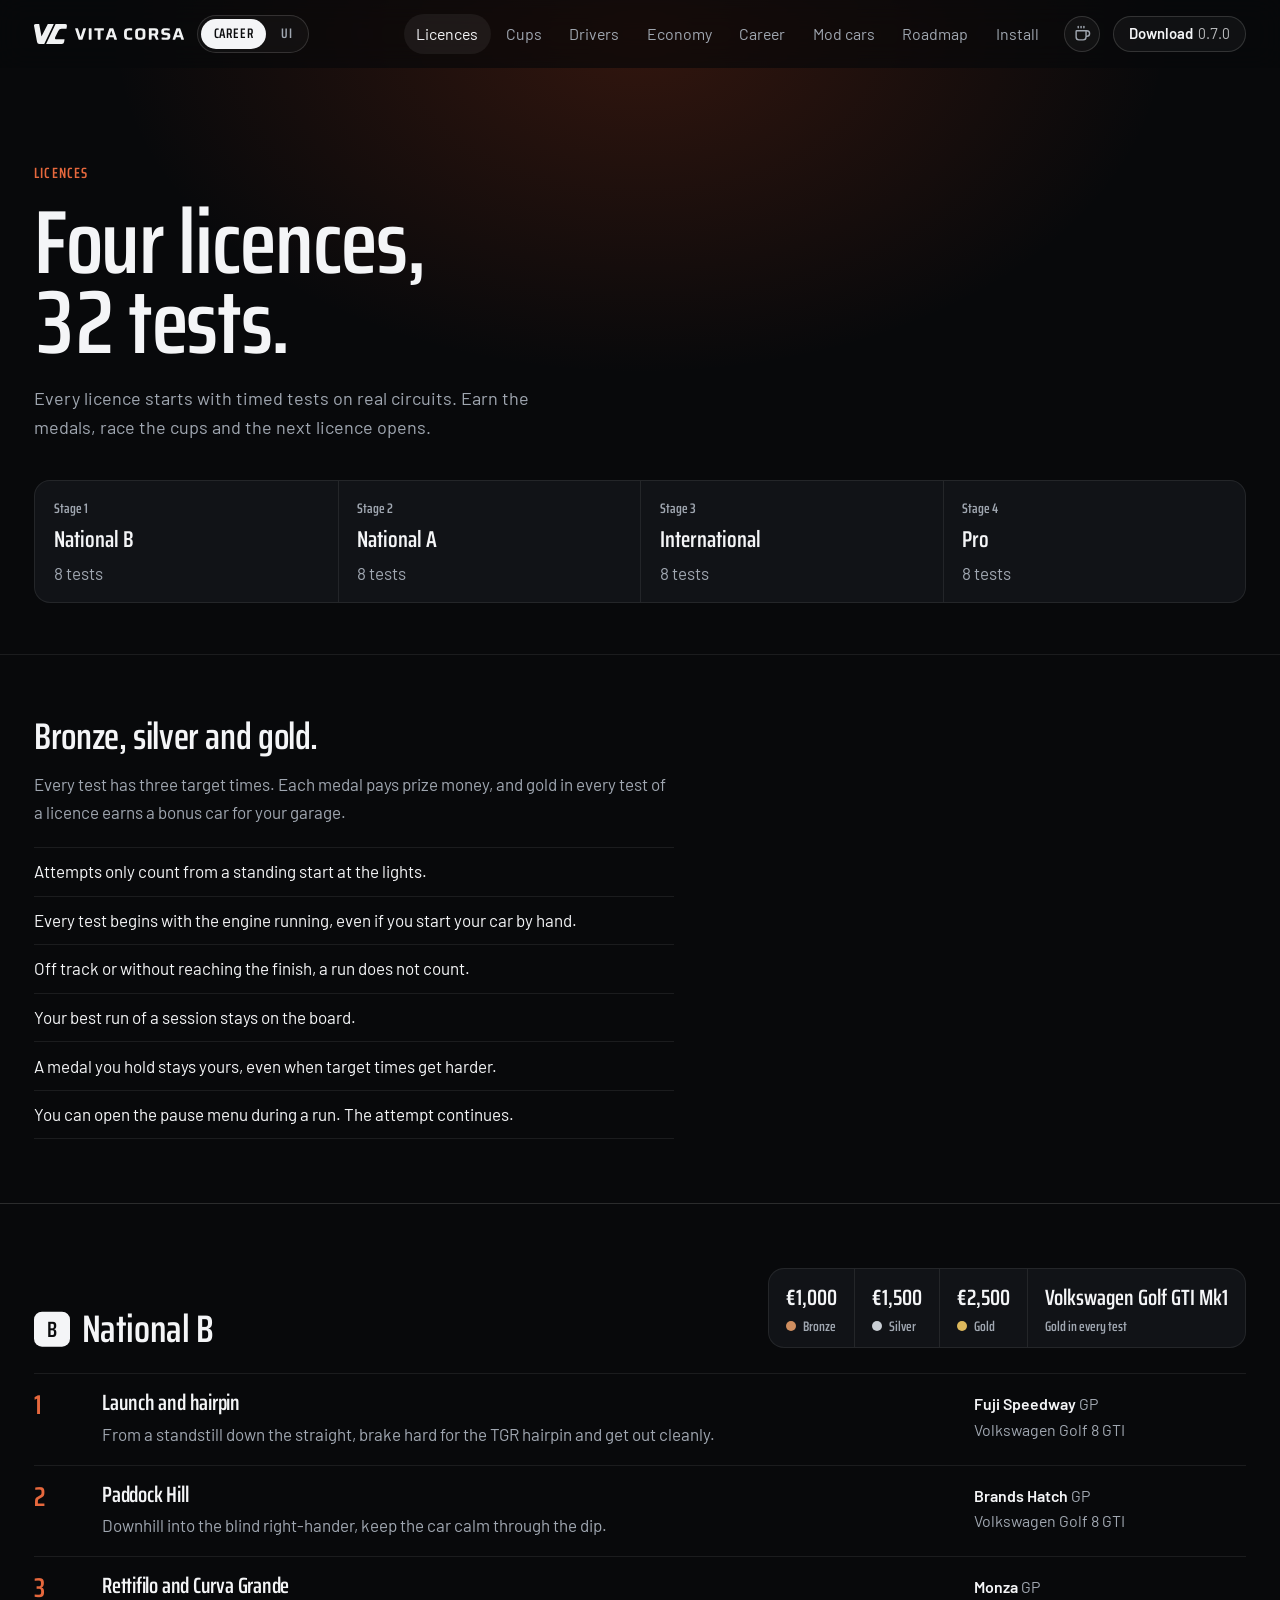
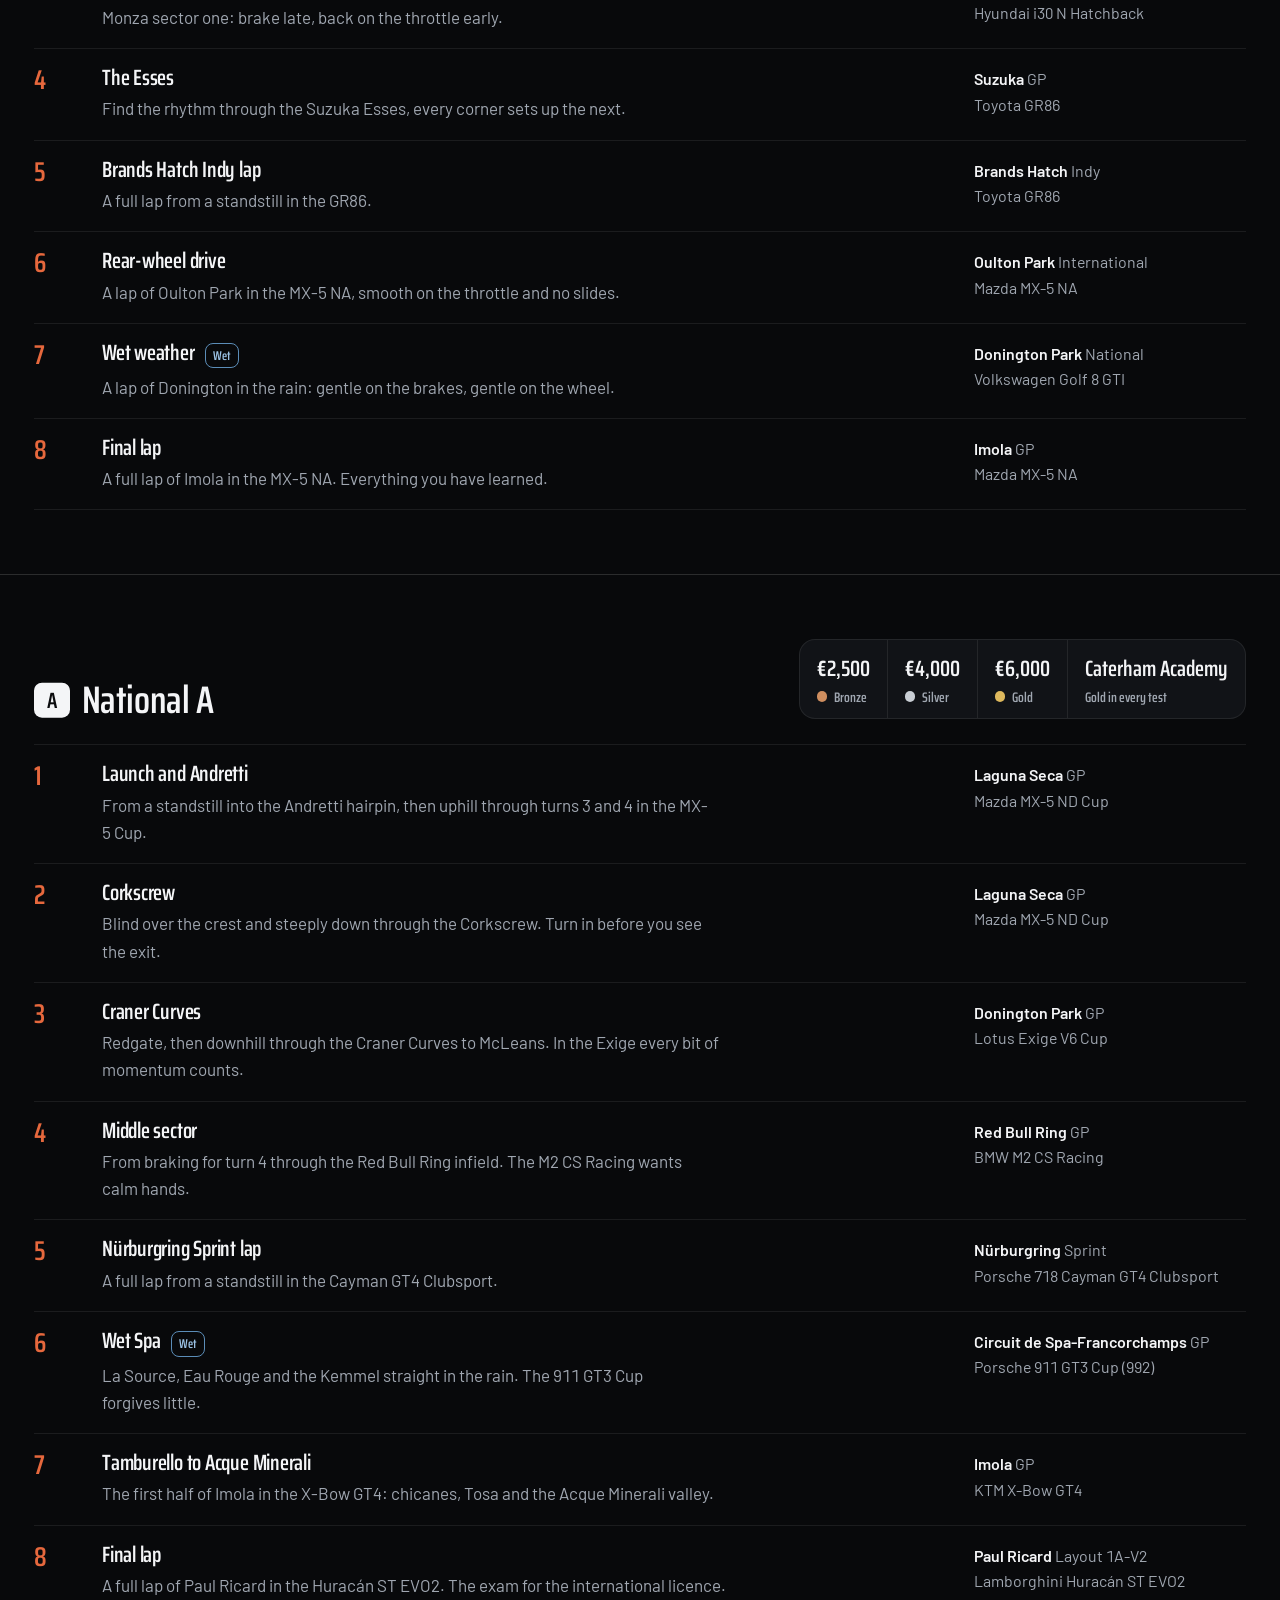
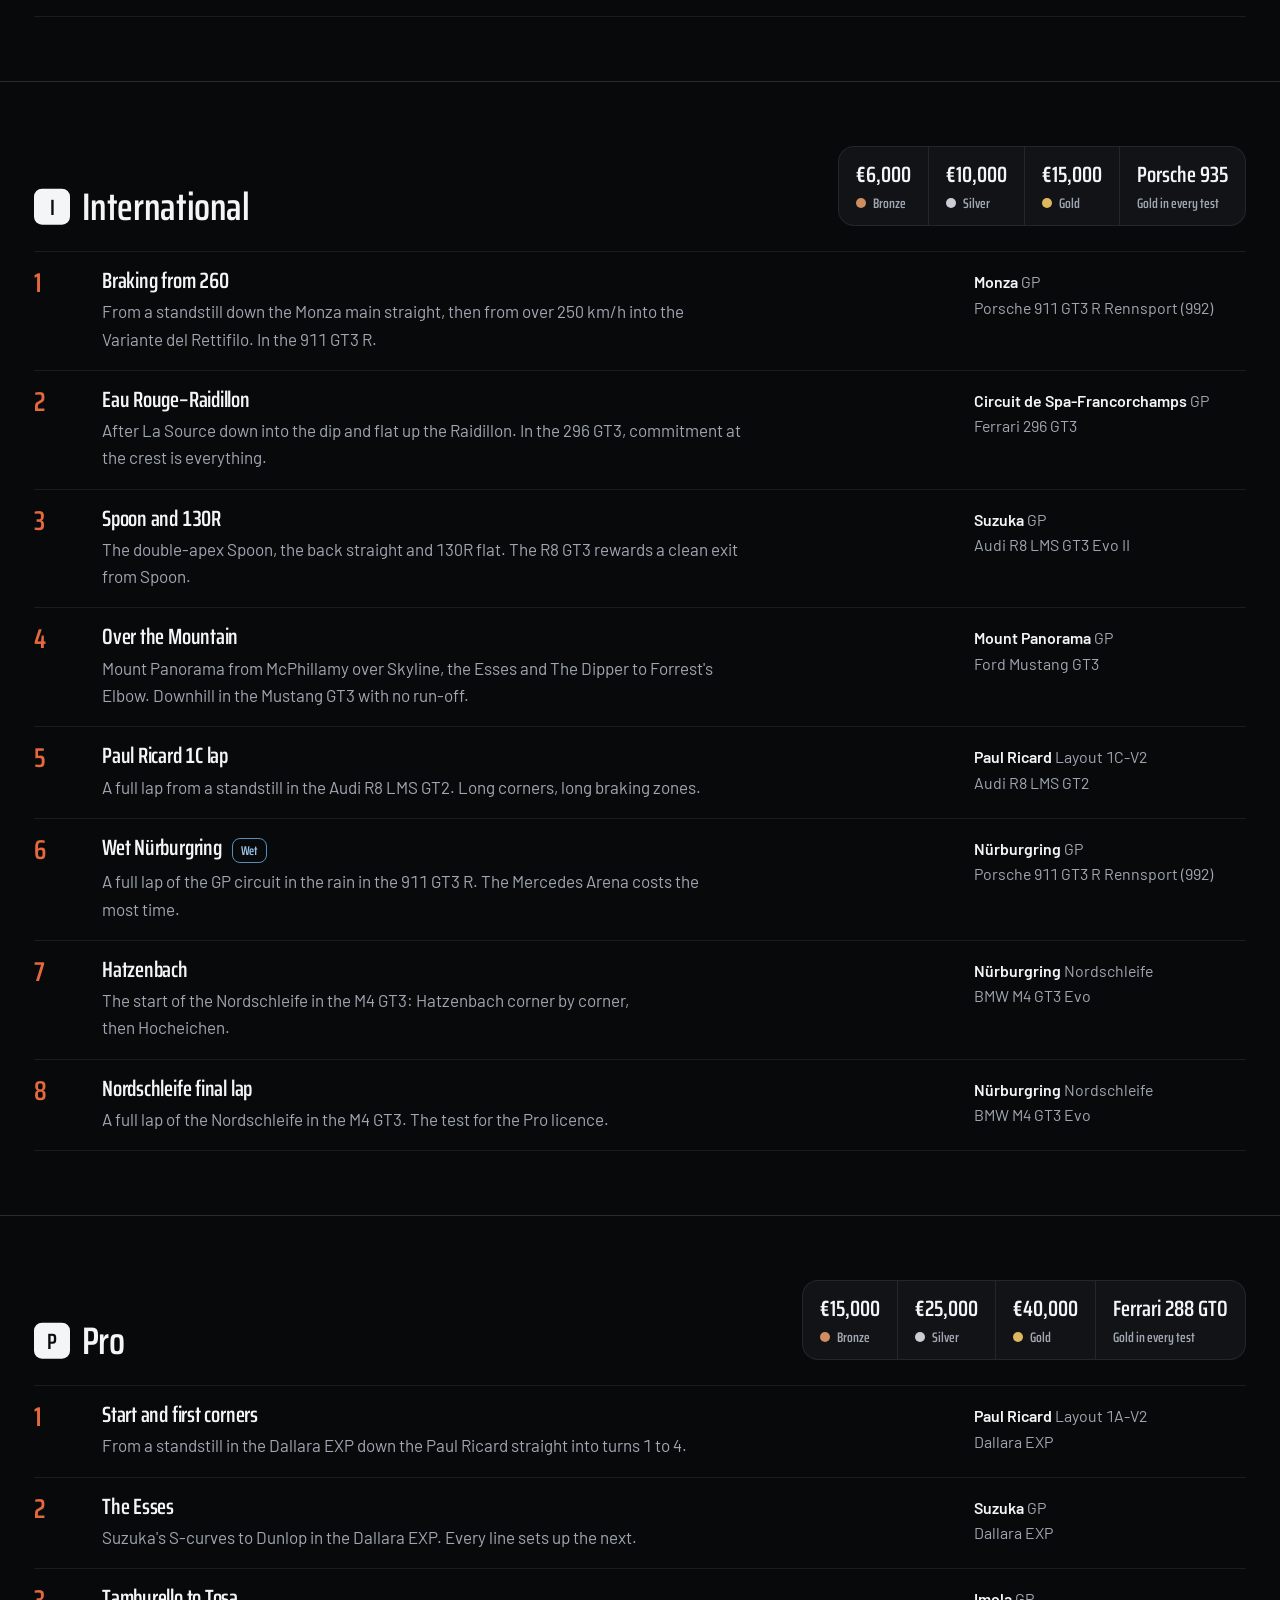
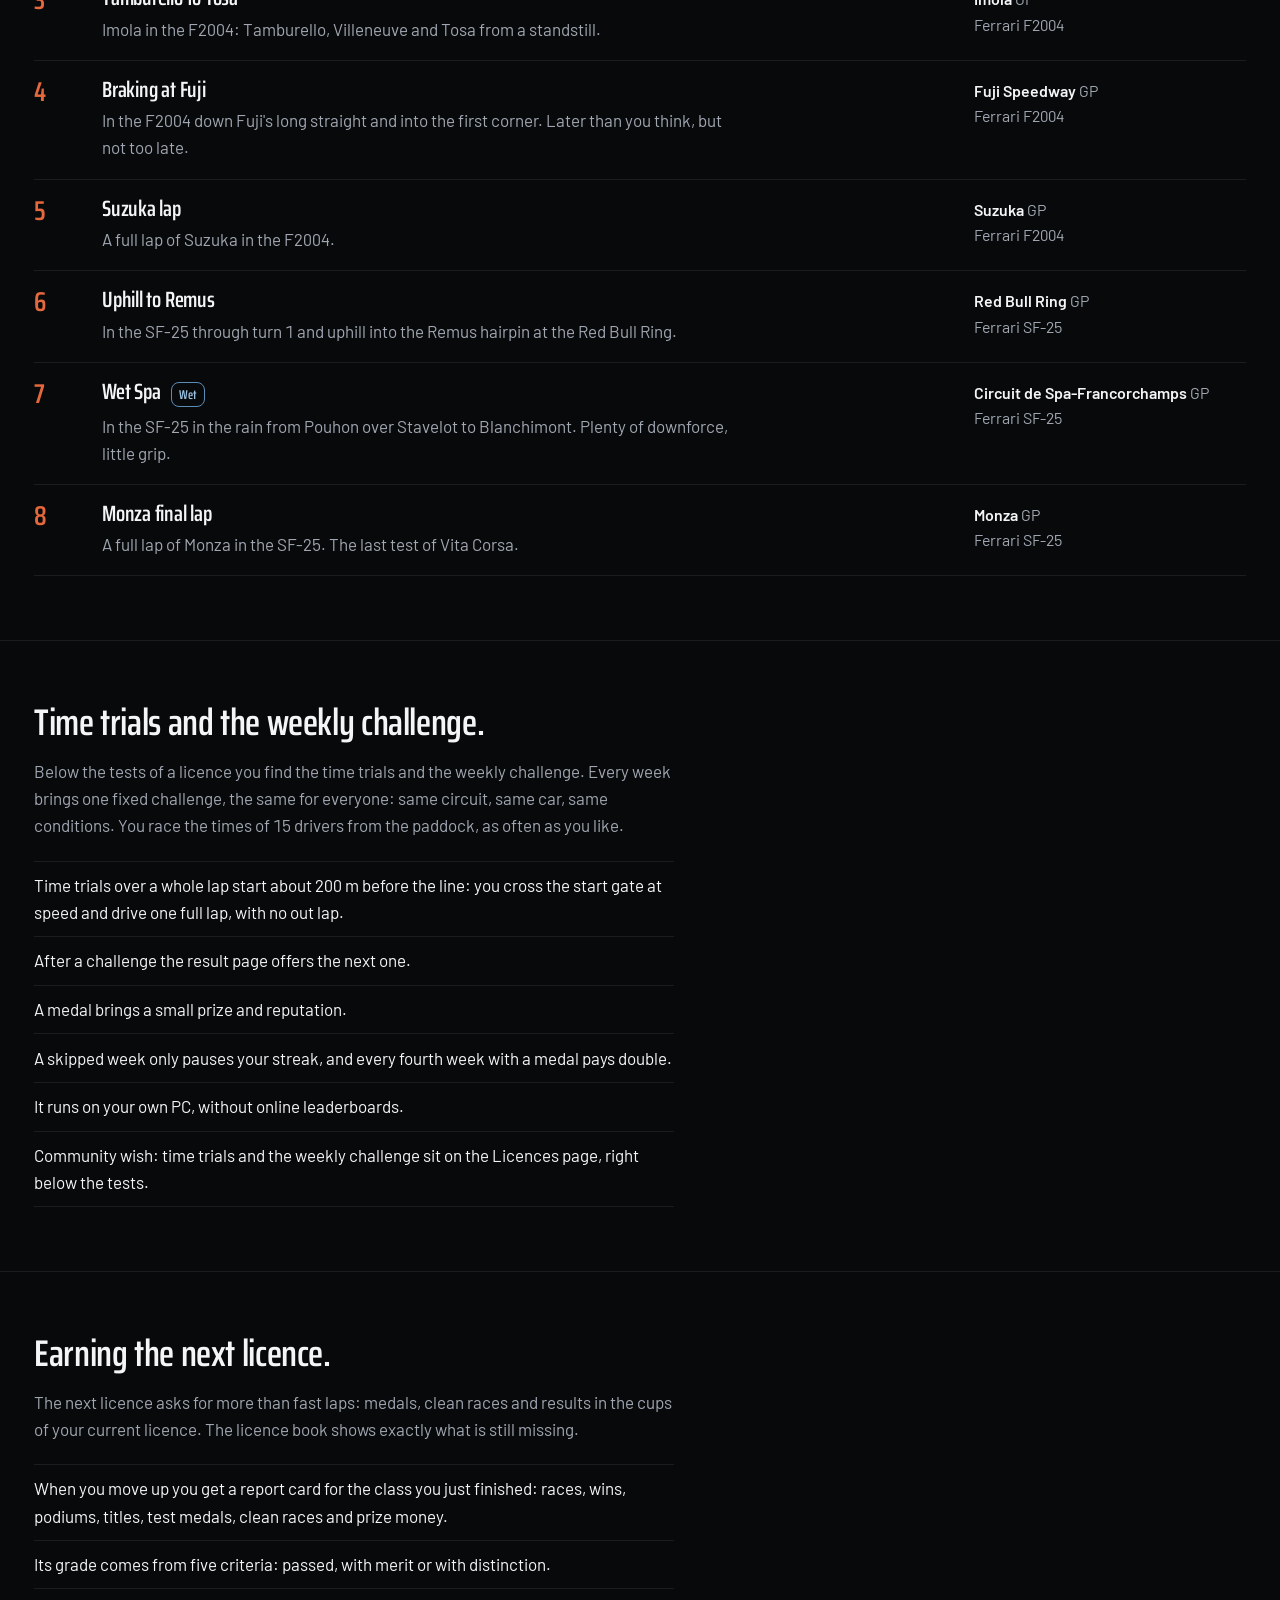
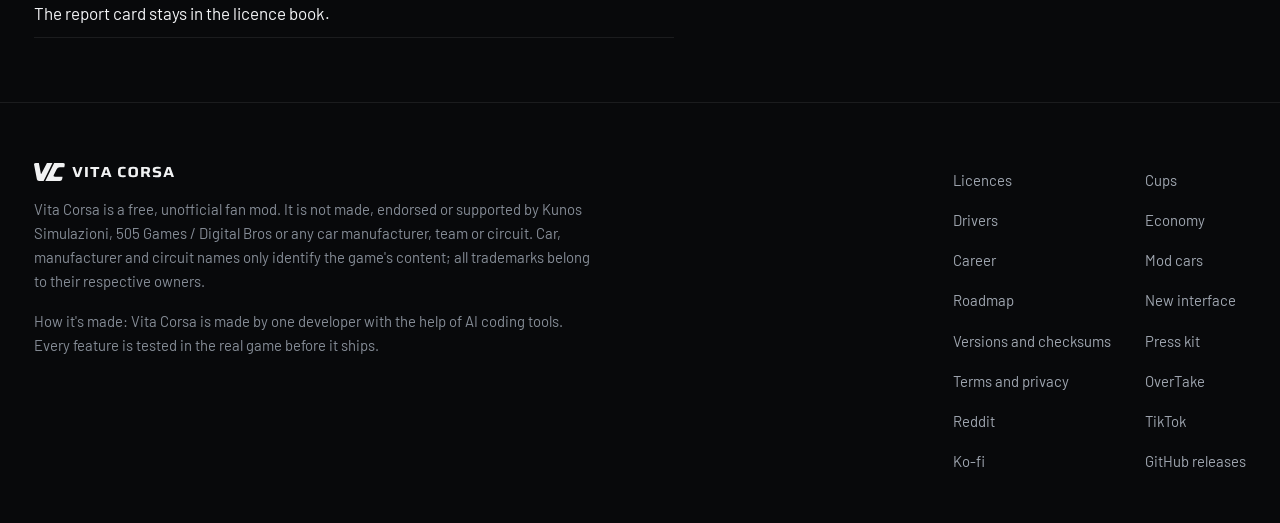
<file: licences.html>
<!DOCTYPE html><html lang="en" class="vc"> <head><meta charset="utf-8"><meta name="viewport" content="width=device-width, initial-scale=1"><title>Four licences, 32 tests · Vita Corsa</title><meta name="description" content="The licences and licence tests of Vita Corsa for Assetto Corsa EVO: circuits, cars, medal prize money and bonus cars."><meta name="theme-color" content="#121417"><meta name="color-scheme" content="dark"><link rel="canonical" href="https://vitacorsa.github.io/licences.html"><meta property="og:type" content="website"><meta property="og:site_name" content="Vita Corsa"><meta property="og:title" content="Four licences, 32 tests · Vita Corsa"><meta property="og:description" content="The licences and licence tests of Vita Corsa for Assetto Corsa EVO: circuits, cars, medal prize money and bonus cars."><meta property="og:url" content="https://vitacorsa.github.io/licences.html"><meta property="og:image" content="https://vitacorsa.github.io/teilen/licences.png"><meta property="og:image:width" content="1200"><meta property="og:image:height" content="630"><meta property="og:image:alt" content="Vita Corsa · Four licences, 32 tests"><meta name="twitter:card" content="summary_large_image"><link rel="icon" href="data:image/svg+xml,%3csvg%20xmlns='http://www.w3.org/2000/svg'%20viewBox='0%200%20298.60%20177.10'%20width='298.60'%20height='177.10'%20role='img'%20aria-labelledby='titel'%3e%3ctitle%20id='titel'%3eVita%20Corsa%20Signet,%20Kleinfassung%3c/title%3e%3cg%20id='signet'%20fill='%23121417'%3e%3cpath%20id='signet-v'%20d='M0.45%2016.66L26.86%20160.44Q29.92%20177.10%2047.63%20177.10L90.64%20177.10L175.00%200.00L122.31%200.00L68.08%20107.12Q67.10%20109.04%2066.44%20109.05Q65.78%20109.06%2065.43%20107.15L45.75%200.00L15.10%200.00Q6.25%200.00%202.58%204.17Q-1.08%208.33%200.45%2016.66Z'/%3e%3cpath%20id='signet-c'%20d='M197.77%200.00L113.41%20177.10L252.32%20177.10Q270.03%20177.10%20273.15%20159.39L276.90%20138.14Q277.34%20135.61%20274.81%20135.61L206.10%20135.61Q195.98%20135.61%20193.23%20130.76Q190.47%20125.91%20195.09%20116.22L221.45%2060.88Q230.69%2041.49%20250.93%2041.49L291.41%2041.49Q293.94%2041.49%20294.38%2038.96L298.13%2017.71Q301.25%200.00%20283.54%200.00Z'/%3e%3c/g%3e%3c/svg%3e" media="(prefers-color-scheme: light)"><link rel="icon" href="data:image/svg+xml,%3csvg%20xmlns='http://www.w3.org/2000/svg'%20viewBox='0%200%20298.60%20177.10'%20width='298.60'%20height='177.10'%20role='img'%20aria-labelledby='titel'%3e%3ctitle%20id='titel'%3eVita%20Corsa%20Signet,%20Kleinfassung%3c/title%3e%3cg%20id='signet'%20fill='%23F1F2F3'%3e%3cpath%20id='signet-v'%20d='M0.45%2016.66L26.86%20160.44Q29.92%20177.10%2047.63%20177.10L90.64%20177.10L175.00%200.00L122.31%200.00L68.08%20107.12Q67.10%20109.04%2066.44%20109.05Q65.78%20109.06%2065.43%20107.15L45.75%200.00L15.10%200.00Q6.25%200.00%202.58%204.17Q-1.08%208.33%200.45%2016.66Z'/%3e%3cpath%20id='signet-c'%20d='M197.77%200.00L113.41%20177.10L252.32%20177.10Q270.03%20177.10%20273.15%20159.39L276.90%20138.14Q277.34%20135.61%20274.81%20135.61L206.10%20135.61Q195.98%20135.61%20193.23%20130.76Q190.47%20125.91%20195.09%20116.22L221.45%2060.88Q230.69%2041.49%20250.93%2041.49L291.41%2041.49Q293.94%2041.49%20294.38%2038.96L298.13%2017.71Q301.25%200.00%20283.54%200.00Z'/%3e%3c/g%3e%3c/svg%3e" media="(prefers-color-scheme: dark)"><!-- Vorladen nur, was der Hero braucht (Saira, Barlow 400); die Ersatzschrift hat abgestimmte Maße (kein Springen) --><style>@font-face{font-family:Saira-022eff54fd130b6c;src:url("/_astro/fonts/645204fef8bec149.woff2") format("woff2");font-display:optional;unicode-range:U+20-7e, U+a0-ff, U+2010-2027, U+2030-203a, U+20ac, U+2122, U+2190-2193, U+2212;font-weight:620;font-style:normal;font-stretch:70%;}@font-face{font-family:Saira-022eff54fd130b6c;src:url("/_astro/fonts/5af8b186f16e7444.woff2") format("woff2");font-display:optional;unicode-range:U+100-17f;font-weight:620;font-style:normal;font-stretch:70%;}@font-face{font-family:"Saira-022eff54fd130b6c fallback: Arial";src:local("Arial Bold"),local("Arial-BoldMT");font-display:swap;font-weight:620;font-style:normal;size-adjust:76.0429%;ascent-override:149.2578%;descent-override:57.7305%;line-gap-override:0%;}:root{--schrift-saira:Saira-022eff54fd130b6c,"Saira-022eff54fd130b6c fallback: Arial",sans-serif;}</style> <link rel="preload" href="/_astro/fonts/645204fef8bec149.woff2" as="font" type="font/woff2" crossorigin><style>@font-face{font-family:Barlow-b5a63c2d7d5902aa;src:url("/_astro/fonts/40c164e5bf5017ab.woff2") format("woff2");font-display:optional;unicode-range:U+20-7e, U+a0-ff, U+2010-2027, U+2030-203a, U+20ac, U+2122, U+2190-2193, U+2212;font-weight:400;font-style:normal;}@font-face{font-family:Barlow-b5a63c2d7d5902aa;src:url("/_astro/fonts/9de6077158dc6e78.woff2") format("woff2");font-display:optional;unicode-range:U+100-17f;font-weight:400;font-style:normal;}@font-face{font-family:Barlow-b5a63c2d7d5902aa;src:url("/_astro/fonts/3ee02180d3c2185c.woff2") format("woff2");font-display:optional;unicode-range:U+20-7e, U+a0-ff, U+2010-2027, U+2030-203a, U+20ac, U+2122, U+2190-2193, U+2212;font-weight:600;font-style:normal;}@font-face{font-family:Barlow-b5a63c2d7d5902aa;src:url("/_astro/fonts/8a4772d2bec82686.woff2") format("woff2");font-display:optional;unicode-range:U+100-17f;font-weight:600;font-style:normal;}@font-face{font-family:"Barlow-b5a63c2d7d5902aa fallback: Arial";src:local("Arial");font-display:swap;font-weight:400;font-style:normal;size-adjust:96.68%;ascent-override:103.4341%;descent-override:20.6868%;line-gap-override:0%;}@font-face{font-family:"Barlow-b5a63c2d7d5902aa fallback: Arial";src:local("Arial Bold"),local("Arial-BoldMT");font-display:swap;font-weight:600;font-style:normal;size-adjust:96.68%;ascent-override:103.4341%;descent-override:20.6868%;line-gap-override:0%;}:root{--schrift-barlow:Barlow-b5a63c2d7d5902aa,"Barlow-b5a63c2d7d5902aa fallback: Arial",sans-serif;}</style> <link rel="preload" href="/_astro/fonts/40c164e5bf5017ab.woff2" as="font" type="font/woff2" crossorigin><link rel="preload" href="/_astro/fonts/3ee02180d3c2185c.woff2" as="font" type="font/woff2" crossorigin><link rel="stylesheet" href="/_astro/bereiche.BgbAzxBw.css"><link rel="stylesheet" href="/_astro/Basis.DYaaWCUF.css"></head> <body> <a class="springen" href="#inhalt">Skip to content</a> <header class="kopf"> <a class="kopf-logo" href="/" aria-label="Vita Corsa home"><img src="/_astro/vita-corsa_logo-horizontal_hell.Br6Usjna.svg" alt="Vita Corsa" width="150" height="20"><img class="kopf-signet" src="data:image/svg+xml,%3csvg%20xmlns='http://www.w3.org/2000/svg'%20viewBox='0%200%20298.60%20177.10'%20width='298.60'%20height='177.10'%20role='img'%20aria-labelledby='titel'%3e%3ctitle%20id='titel'%3eVita%20Corsa%20Signet,%20Kleinfassung%3c/title%3e%3cg%20id='signet'%20fill='%23F1F2F3'%3e%3cpath%20id='signet-v'%20d='M0.45%2016.66L26.86%20160.44Q29.92%20177.10%2047.63%20177.10L90.64%20177.10L175.00%200.00L122.31%200.00L68.08%20107.12Q67.10%20109.04%2066.44%20109.05Q65.78%20109.06%2065.43%20107.15L45.75%200.00L15.10%200.00Q6.25%200.00%202.58%204.17Q-1.08%208.33%200.45%2016.66Z'/%3e%3cpath%20id='signet-c'%20d='M197.77%200.00L113.41%20177.10L252.32%20177.10Q270.03%20177.10%20273.15%20159.39L276.90%20138.14Q277.34%20135.61%20274.81%20135.61L206.10%20135.61Q195.98%20135.61%20193.23%20130.76Q190.47%20125.91%20195.09%20116.22L221.45%2060.88Q230.69%2041.49%20250.93%2041.49L291.41%2041.49Q293.94%2041.49%20294.38%2038.96L298.13%2017.71Q301.25%200.00%20283.54%200.00Z'/%3e%3c/g%3e%3c/svg%3e" alt="" width="28" height="20"></a> <nav class="kopf-produkte" aria-label="Products"> <a href="/" aria-current="true">Career</a><a href="/interface.html">UI</a> </nav> <nav class="kopf-nav" aria-label="Main"> <ul role="list"> <li><a href="/licences.html" aria-current="page">Licences</a></li><li><a href="/cups.html">Cups</a></li><li><a href="/drivers.html">Drivers</a></li><li><a href="/economy.html">Economy</a></li><li><a href="/career.html">Career</a></li><li><a href="/mod-cars.html">Mod cars</a></li><li><a href="/roadmap.html">Roadmap</a></li><li><a href="/#install">Install</a></li> </ul> </nav> <details class="kopf-menue"> <summary>Menu</summary> <ul role="list"> <li><a href="/licences.html" aria-current="page">Licences</a></li><li><a href="/cups.html">Cups</a></li><li><a href="/drivers.html">Drivers</a></li><li><a href="/economy.html">Economy</a></li><li><a href="/career.html">Career</a></li><li><a href="/mod-cars.html">Mod cars</a></li><li><a href="/roadmap.html">Roadmap</a></li><li><a href="/#install">Install</a></li> <li class="kopf-menue-kofi"><a href="https://ko-fi.com/filthyjoker"><svg xmlns="http://www.w3.org/2000/svg" width="24" height="24" viewBox="0 0 24 24" fill="none" stroke="currentColor" stroke-width="2" stroke-linecap="round" stroke-linejoin="round" class="lucide lucide-coffee" aria-hidden="true"> <path d="M10 2v2"></path><path d="M14 2v2"></path><path d="M16 8a1 1 0 0 1 1 1v8a4 4 0 0 1-4 4H7a4 4 0 0 1-4-4V9a1 1 0 0 1 1-1h14a4 4 0 1 1 0 8h-1"></path><path d="M6 2v2"></path>  </svg>Support on Ko-fi</a></li> </ul> </details> <a class="kopf-kofi" href="https://ko-fi.com/filthyjoker" aria-label="Support Vita Corsa on Ko-fi" title="Support on Ko-fi"><svg xmlns="http://www.w3.org/2000/svg" width="24" height="24" viewBox="0 0 24 24" fill="none" stroke="currentColor" stroke-width="2" stroke-linecap="round" stroke-linejoin="round" class="lucide lucide-coffee" aria-hidden="true"> <path d="M10 2v2"></path><path d="M14 2v2"></path><path d="M16 8a1 1 0 0 1 1 1v8a4 4 0 0 1-4 4H7a4 4 0 0 1-4-4V9a1 1 0 0 1 1-1h14a4 4 0 1 1 0 8h-1"></path><path d="M6 2v2"></path>  </svg></a> <a class="kopf-laden" href="https://github.com/vitacorsa/vitacorsa.github.io/releases/download/v0.7.0/VitaCorsa-0.7.0.zip">Download <span>0.7.0</span></a> </header> <main id="inhalt">  <header class="bereich-kopf"> <p class="etikett">Licences</p> <h1>Four licences, 32 tests.</h1> <p class="bereich-satz">Every licence starts with timed tests on real circuits. Earn the medals, race the cups and the next licence opens.</p> <nav aria-label="On this page"> <ol role="list"> <li><a href="#lizenz-b"><span class="bereich-vor">Stage 1</span><b>National B</b><span>8 tests</span></a></li><li><a href="#lizenz-a"><span class="bereich-vor">Stage 2</span><b>National A</b><span>8 tests</span></a></li><li><a href="#lizenz-i"><span class="bereich-vor">Stage 3</span><b>International</b><span>8 tests</span></a></li><li><a href="#lizenz-p"><span class="bereich-vor">Stage 4</span><b>Pro</b><span>8 tests</span></a></li> </ol> </nav>  </header> <section id="medaillen" class="abschnitt" aria-labelledby="medaillen-titel"> <div class="abschnitt-text"> <h2 id="medaillen-titel">Bronze, silver and gold.</h2> <p>Every test has three target times. Each medal pays prize money, and gold in every test of a licence earns a bonus car for your garage.</p> <ul><li>Attempts only count from a standing start at the lights.</li><li>Every test begins with the engine running, even if you start your car by hand.</li><li>Off track or without reaching the finish, a run does not count.</li><li>Your best run of a session stays on the board.</li><li>A medal you hold stays yours, even when target times get harder.</li><li>You can open the pause menu during a run. The attempt continues.</li></ul> </div>  </section> <section id="lizenz-b" class="blatt" aria-labelledby="stufe-B"> <div class="blatt-kopf"> <h2 id="stufe-B"><span class="leiter-buchstabe" aria-hidden="true">B</span>National B</h2> <dl class="medaillen"> <div data-medaille="0"><dt>Bronze</dt><dd>€1,000</dd></div><div data-medaille="1"><dt>Silver</dt><dd>€1,500</dd></div><div data-medaille="2"><dt>Gold</dt><dd>€2,500</dd></div> <div class="medaillen-bonus"><dt>Gold in every test</dt><dd>Volkswagen Golf GTI Mk1</dd></div> </dl> </div> <ol class="tests" role="list"> <li> <span class="test-nr" aria-label="Test 1">1</span> <div class="test-text"> <h3>Launch and hairpin</h3> <p>From a standstill down the straight, brake hard for the TGR hairpin and get out cleanly.</p> </div> <p class="test-ort"><b>Fuji Speedway</b> GP<br><span>Volkswagen Golf 8 GTI</span></p> </li><li> <span class="test-nr" aria-label="Test 2">2</span> <div class="test-text"> <h3>Paddock Hill</h3> <p>Downhill into the blind right-hander, keep the car calm through the dip.</p> </div> <p class="test-ort"><b>Brands Hatch</b> GP<br><span>Volkswagen Golf 8 GTI</span></p> </li><li> <span class="test-nr" aria-label="Test 3">3</span> <div class="test-text"> <h3>Rettifilo and Curva Grande</h3> <p>Monza sector one: brake late, back on the throttle early.</p> </div> <p class="test-ort"><b>Monza</b> GP<br><span>Hyundai i30 N Hatchback</span></p> </li><li> <span class="test-nr" aria-label="Test 4">4</span> <div class="test-text"> <h3>The Esses</h3> <p>Find the rhythm through the Suzuka Esses, every corner sets up the next.</p> </div> <p class="test-ort"><b>Suzuka</b> GP<br><span>Toyota GR86</span></p> </li><li> <span class="test-nr" aria-label="Test 5">5</span> <div class="test-text"> <h3>Brands Hatch Indy lap</h3> <p>A full lap from a standstill in the GR86.</p> </div> <p class="test-ort"><b>Brands Hatch</b> Indy<br><span>Toyota GR86</span></p> </li><li> <span class="test-nr" aria-label="Test 6">6</span> <div class="test-text"> <h3>Rear-wheel drive</h3> <p>A lap of Oulton Park in the MX-5 NA, smooth on the throttle and no slides.</p> </div> <p class="test-ort"><b>Oulton Park</b> International<br><span>Mazda MX-5 NA</span></p> </li><li> <span class="test-nr" aria-label="Test 7">7</span> <div class="test-text"> <h3>Wet weather<span class="test-nass">Wet</span></h3> <p>A lap of Donington in the rain: gentle on the brakes, gentle on the wheel.</p> </div> <p class="test-ort"><b>Donington Park</b> National<br><span>Volkswagen Golf 8 GTI</span></p> </li><li> <span class="test-nr" aria-label="Test 8">8</span> <div class="test-text"> <h3>Final lap</h3> <p>A full lap of Imola in the MX-5 NA. Everything you have learned.</p> </div> <p class="test-ort"><b>Imola</b> GP<br><span>Mazda MX-5 NA</span></p> </li> </ol> </section><section id="lizenz-a" class="blatt" aria-labelledby="stufe-A"> <div class="blatt-kopf"> <h2 id="stufe-A"><span class="leiter-buchstabe" aria-hidden="true">A</span>National A</h2> <dl class="medaillen"> <div data-medaille="0"><dt>Bronze</dt><dd>€2,500</dd></div><div data-medaille="1"><dt>Silver</dt><dd>€4,000</dd></div><div data-medaille="2"><dt>Gold</dt><dd>€6,000</dd></div> <div class="medaillen-bonus"><dt>Gold in every test</dt><dd>Caterham Academy</dd></div> </dl> </div> <ol class="tests" role="list"> <li> <span class="test-nr" aria-label="Test 1">1</span> <div class="test-text"> <h3>Launch and Andretti</h3> <p>From a standstill into the Andretti hairpin, then uphill through turns 3 and 4 in the MX-5 Cup.</p> </div> <p class="test-ort"><b>Laguna Seca</b> GP<br><span>Mazda MX-5 ND Cup</span></p> </li><li> <span class="test-nr" aria-label="Test 2">2</span> <div class="test-text"> <h3>Corkscrew</h3> <p>Blind over the crest and steeply down through the Corkscrew. Turn in before you see the exit.</p> </div> <p class="test-ort"><b>Laguna Seca</b> GP<br><span>Mazda MX-5 ND Cup</span></p> </li><li> <span class="test-nr" aria-label="Test 3">3</span> <div class="test-text"> <h3>Craner Curves</h3> <p>Redgate, then downhill through the Craner Curves to McLeans. In the Exige every bit of momentum counts.</p> </div> <p class="test-ort"><b>Donington Park</b> GP<br><span>Lotus Exige V6 Cup</span></p> </li><li> <span class="test-nr" aria-label="Test 4">4</span> <div class="test-text"> <h3>Middle sector</h3> <p>From braking for turn 4 through the Red Bull Ring infield. The M2 CS Racing wants calm hands.</p> </div> <p class="test-ort"><b>Red Bull Ring</b> GP<br><span>BMW M2 CS Racing</span></p> </li><li> <span class="test-nr" aria-label="Test 5">5</span> <div class="test-text"> <h3>Nürburgring Sprint lap</h3> <p>A full lap from a standstill in the Cayman GT4 Clubsport.</p> </div> <p class="test-ort"><b>Nürburgring</b> Sprint<br><span>Porsche 718 Cayman GT4 Clubsport</span></p> </li><li> <span class="test-nr" aria-label="Test 6">6</span> <div class="test-text"> <h3>Wet Spa<span class="test-nass">Wet</span></h3> <p>La Source, Eau Rouge and the Kemmel straight in the rain. The 911 GT3 Cup forgives little.</p> </div> <p class="test-ort"><b>Circuit de Spa-Francorchamps</b> GP<br><span>Porsche 911 GT3 Cup (992)</span></p> </li><li> <span class="test-nr" aria-label="Test 7">7</span> <div class="test-text"> <h3>Tamburello to Acque Minerali</h3> <p>The first half of Imola in the X-Bow GT4: chicanes, Tosa and the Acque Minerali valley.</p> </div> <p class="test-ort"><b>Imola</b> GP<br><span>KTM X-Bow GT4</span></p> </li><li> <span class="test-nr" aria-label="Test 8">8</span> <div class="test-text"> <h3>Final lap</h3> <p>A full lap of Paul Ricard in the Huracán ST EVO2. The exam for the international licence.</p> </div> <p class="test-ort"><b>Paul Ricard</b> Layout 1A-V2<br><span>Lamborghini Huracán ST EVO2</span></p> </li> </ol> </section><section id="lizenz-i" class="blatt" aria-labelledby="stufe-I"> <div class="blatt-kopf"> <h2 id="stufe-I"><span class="leiter-buchstabe" aria-hidden="true">I</span>International</h2> <dl class="medaillen"> <div data-medaille="0"><dt>Bronze</dt><dd>€6,000</dd></div><div data-medaille="1"><dt>Silver</dt><dd>€10,000</dd></div><div data-medaille="2"><dt>Gold</dt><dd>€15,000</dd></div> <div class="medaillen-bonus"><dt>Gold in every test</dt><dd>Porsche 935</dd></div> </dl> </div> <ol class="tests" role="list"> <li> <span class="test-nr" aria-label="Test 1">1</span> <div class="test-text"> <h3>Braking from 260</h3> <p>From a standstill down the Monza main straight, then from over 250 km/h into the Variante del Rettifilo. In the 911 GT3 R.</p> </div> <p class="test-ort"><b>Monza</b> GP<br><span>Porsche 911 GT3 R Rennsport (992)</span></p> </li><li> <span class="test-nr" aria-label="Test 2">2</span> <div class="test-text"> <h3>Eau Rouge–Raidillon</h3> <p>After La Source down into the dip and flat up the Raidillon. In the 296 GT3, commitment at the crest is everything.</p> </div> <p class="test-ort"><b>Circuit de Spa-Francorchamps</b> GP<br><span>Ferrari 296 GT3</span></p> </li><li> <span class="test-nr" aria-label="Test 3">3</span> <div class="test-text"> <h3>Spoon and 130R</h3> <p>The double-apex Spoon, the back straight and 130R flat. The R8 GT3 rewards a clean exit from Spoon.</p> </div> <p class="test-ort"><b>Suzuka</b> GP<br><span>Audi R8 LMS GT3 Evo II</span></p> </li><li> <span class="test-nr" aria-label="Test 4">4</span> <div class="test-text"> <h3>Over the Mountain</h3> <p>Mount Panorama from McPhillamy over Skyline, the Esses and The Dipper to Forrest&#39;s Elbow. Downhill in the Mustang GT3 with no run-off.</p> </div> <p class="test-ort"><b>Mount Panorama</b> GP<br><span>Ford Mustang GT3</span></p> </li><li> <span class="test-nr" aria-label="Test 5">5</span> <div class="test-text"> <h3>Paul Ricard 1C lap</h3> <p>A full lap from a standstill in the Audi R8 LMS GT2. Long corners, long braking zones.</p> </div> <p class="test-ort"><b>Paul Ricard</b> Layout 1C-V2<br><span>Audi R8 LMS GT2</span></p> </li><li> <span class="test-nr" aria-label="Test 6">6</span> <div class="test-text"> <h3>Wet Nürburgring<span class="test-nass">Wet</span></h3> <p>A full lap of the GP circuit in the rain in the 911 GT3 R. The Mercedes Arena costs the most time.</p> </div> <p class="test-ort"><b>Nürburgring</b> GP<br><span>Porsche 911 GT3 R Rennsport (992)</span></p> </li><li> <span class="test-nr" aria-label="Test 7">7</span> <div class="test-text"> <h3>Hatzenbach</h3> <p>The start of the Nordschleife in the M4 GT3: Hatzenbach corner by corner, then Hocheichen.</p> </div> <p class="test-ort"><b>Nürburgring</b> Nordschleife<br><span>BMW M4 GT3 Evo</span></p> </li><li> <span class="test-nr" aria-label="Test 8">8</span> <div class="test-text"> <h3>Nordschleife final lap</h3> <p>A full lap of the Nordschleife in the M4 GT3. The test for the Pro licence.</p> </div> <p class="test-ort"><b>Nürburgring</b> Nordschleife<br><span>BMW M4 GT3 Evo</span></p> </li> </ol> </section><section id="lizenz-p" class="blatt" aria-labelledby="stufe-P"> <div class="blatt-kopf"> <h2 id="stufe-P"><span class="leiter-buchstabe" aria-hidden="true">P</span>Pro</h2> <dl class="medaillen"> <div data-medaille="0"><dt>Bronze</dt><dd>€15,000</dd></div><div data-medaille="1"><dt>Silver</dt><dd>€25,000</dd></div><div data-medaille="2"><dt>Gold</dt><dd>€40,000</dd></div> <div class="medaillen-bonus"><dt>Gold in every test</dt><dd>Ferrari 288 GTO</dd></div> </dl> </div> <ol class="tests" role="list"> <li> <span class="test-nr" aria-label="Test 1">1</span> <div class="test-text"> <h3>Start and first corners</h3> <p>From a standstill in the Dallara EXP down the Paul Ricard straight into turns 1 to 4.</p> </div> <p class="test-ort"><b>Paul Ricard</b> Layout 1A-V2<br><span>Dallara EXP</span></p> </li><li> <span class="test-nr" aria-label="Test 2">2</span> <div class="test-text"> <h3>The Esses</h3> <p>Suzuka&#39;s S-curves to Dunlop in the Dallara EXP. Every line sets up the next.</p> </div> <p class="test-ort"><b>Suzuka</b> GP<br><span>Dallara EXP</span></p> </li><li> <span class="test-nr" aria-label="Test 3">3</span> <div class="test-text"> <h3>Tamburello to Tosa</h3> <p>Imola in the F2004: Tamburello, Villeneuve and Tosa from a standstill.</p> </div> <p class="test-ort"><b>Imola</b> GP<br><span>Ferrari F2004</span></p> </li><li> <span class="test-nr" aria-label="Test 4">4</span> <div class="test-text"> <h3>Braking at Fuji</h3> <p>In the F2004 down Fuji&#39;s long straight and into the first corner. Later than you think, but not too late.</p> </div> <p class="test-ort"><b>Fuji Speedway</b> GP<br><span>Ferrari F2004</span></p> </li><li> <span class="test-nr" aria-label="Test 5">5</span> <div class="test-text"> <h3>Suzuka lap</h3> <p>A full lap of Suzuka in the F2004.</p> </div> <p class="test-ort"><b>Suzuka</b> GP<br><span>Ferrari F2004</span></p> </li><li> <span class="test-nr" aria-label="Test 6">6</span> <div class="test-text"> <h3>Uphill to Remus</h3> <p>In the SF-25 through turn 1 and uphill into the Remus hairpin at the Red Bull Ring.</p> </div> <p class="test-ort"><b>Red Bull Ring</b> GP<br><span>Ferrari SF-25</span></p> </li><li> <span class="test-nr" aria-label="Test 7">7</span> <div class="test-text"> <h3>Wet Spa<span class="test-nass">Wet</span></h3> <p>In the SF-25 in the rain from Pouhon over Stavelot to Blanchimont. Plenty of downforce, little grip.</p> </div> <p class="test-ort"><b>Circuit de Spa-Francorchamps</b> GP<br><span>Ferrari SF-25</span></p> </li><li> <span class="test-nr" aria-label="Test 8">8</span> <div class="test-text"> <h3>Monza final lap</h3> <p>A full lap of Monza in the SF-25. The last test of Vita Corsa.</p> </div> <p class="test-ort"><b>Monza</b> GP<br><span>Ferrari SF-25</span></p> </li> </ol> </section><section id="zeitfahren" class="abschnitt" aria-labelledby="zeitfahren-titel"> <div class="abschnitt-text"> <h2 id="zeitfahren-titel">Time trials and the weekly challenge.</h2> <p>Below the tests of a licence you find the time trials and the weekly challenge. Every week brings one fixed challenge, the same for everyone: same circuit, same car, same conditions. You race the times of 15 drivers from the paddock, as often as you like.</p> <ul><li>Time trials over a whole lap start about 200 m before the line: you cross the start gate at speed and drive one full lap, with no out lap.</li><li>After a challenge the result page offers the next one.</li><li>A medal brings a small prize and reputation.</li><li>A skipped week only pauses your streak, and every fourth week with a medal pays double.</li><li>It runs on your own PC, without online leaderboards.</li><li>Community wish: time trials and the weekly challenge sit on the Licences page, right below the tests.</li></ul> </div>  </section> <section id="aufstieg" class="abschnitt" aria-labelledby="aufstieg-titel"> <div class="abschnitt-text"> <h2 id="aufstieg-titel">Earning the next licence.</h2> <p>The next licence asks for more than fast laps: medals, clean races and results in the cups of your current licence. The licence book shows exactly what is still missing.</p> <ul><li>When you move up you get a report card for the class you just finished: races, wins, podiums, titles, test medals, clean races and prize money.</li><li>Its grade comes from five criteria: passed, with merit or with distinction.</li><li>The report card stays in the licence book.</li></ul> </div>  </section>  </main> <footer class="fuss"> <div class="fuss-marke"> <img src="/_astro/vita-corsa_logo-horizontal_hell.Br6Usjna.svg" alt="Vita Corsa" width="150" height="20"> <p>Vita Corsa is a free, unofficial fan mod. It is not made, endorsed or supported by Kunos Simulazioni, 505 Games / Digital Bros or any car manufacturer, team or circuit. Car, manufacturer and circuit names only identify the game's content; all trademarks belong to their respective owners.</p> <p>How it's made: Vita Corsa is made by one developer with the help of AI coding tools. Every feature is tested in the real game before it ships.</p> </div> <nav class="fuss-nav" aria-label="Elsewhere"> <ul role="list"> <li><a href="/licences.html">Licences</a></li><li><a href="/cups.html">Cups</a></li><li><a href="/drivers.html">Drivers</a></li><li><a href="/economy.html">Economy</a></li><li><a href="/career.html">Career</a></li><li><a href="/mod-cars.html">Mod cars</a></li><li><a href="/roadmap.html">Roadmap</a></li> <li><a href="/interface.html">New interface</a></li><li><a href="/versions.html">Versions and checksums</a></li><li><a href="/press.html">Press kit</a></li><li><a href="/terms.html">Terms and privacy</a></li> <li><a href="https://www.overtake.gg/downloads/vita-corsa-%E2%80%93-career-mod.88146/">OverTake</a></li><li><a href="https://www.reddit.com/r/assettocorsaevo/">Reddit</a></li><li><a href="https://www.tiktok.com/@vitacorsa.career">TikTok</a></li><li><a href="https://ko-fi.com/filthyjoker">Ko-fi</a></li> <li><a href="https://github.com/vitacorsa/vitacorsa.github.io/releases">GitHub releases</a></li> </ul> </nav> </footer> </body> </html>
</file>
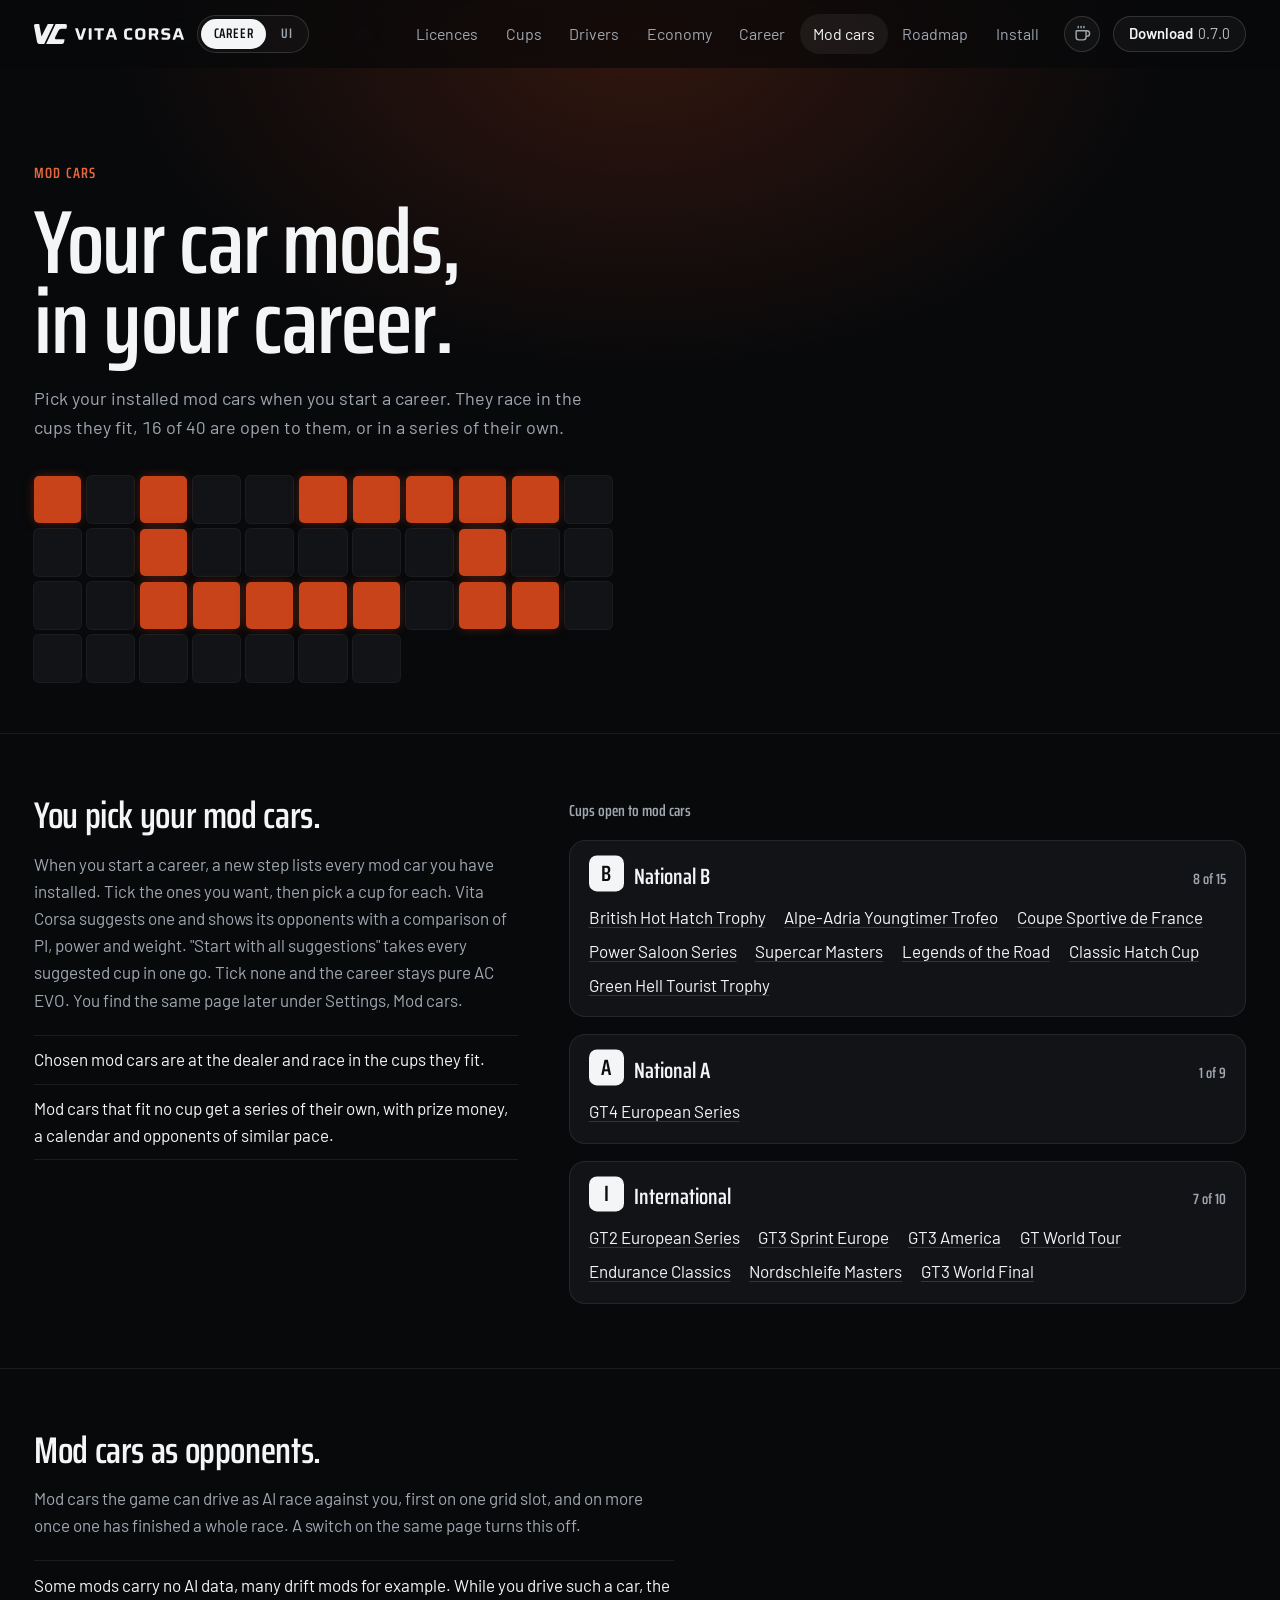
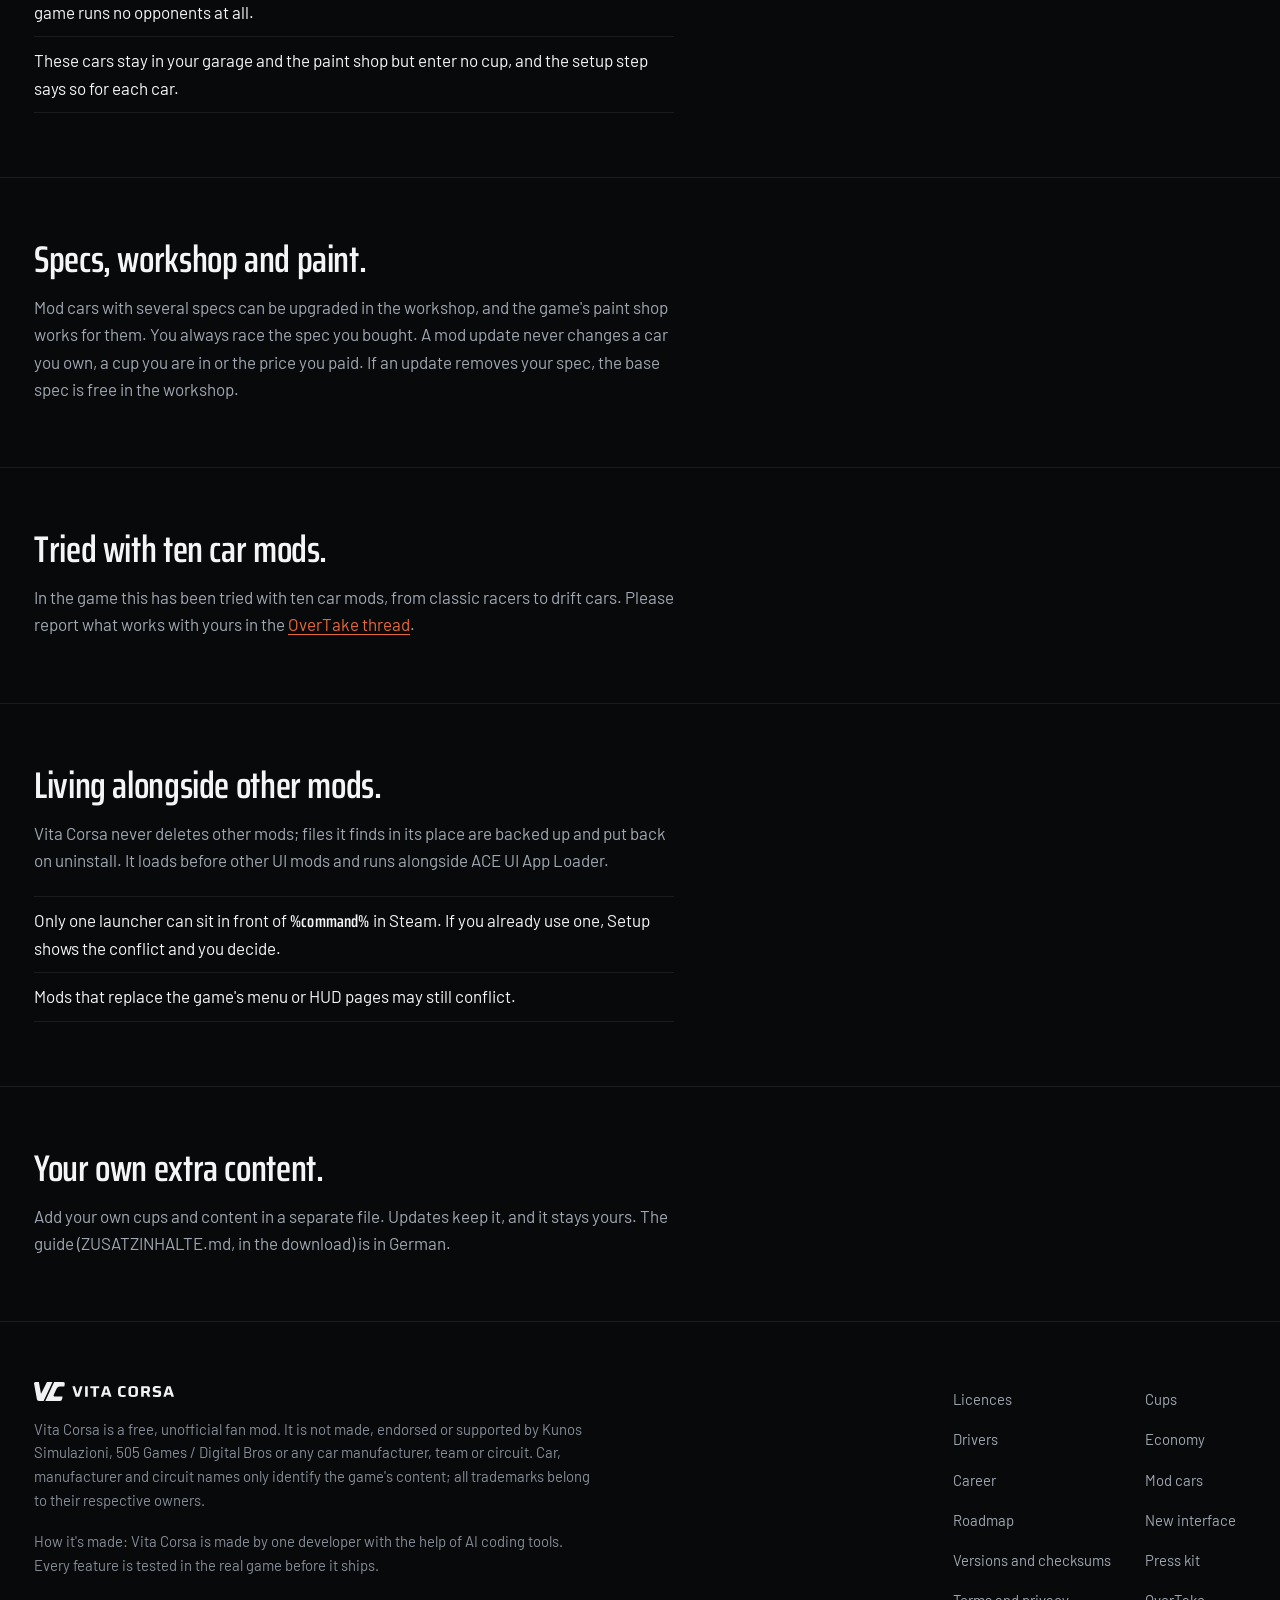
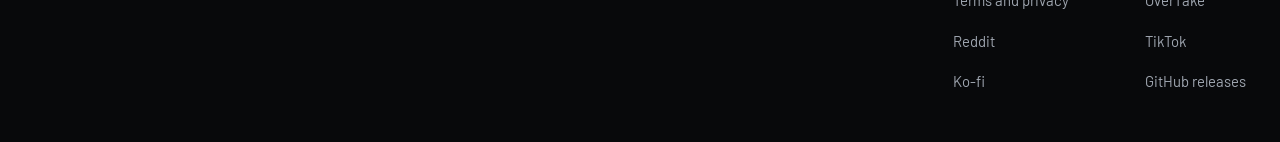
<file: mod-cars.html>
<!DOCTYPE html><html lang="en" class="vc"> <head><meta charset="utf-8"><meta name="viewport" content="width=device-width, initial-scale=1"><title>Your car mods, in your career · Vita Corsa</title><meta name="description" content="Installed car mods in Vita Corsa: picking them for a career, series of their own, mod cars as opponents, workshop and paint."><meta name="theme-color" content="#121417"><meta name="color-scheme" content="dark"><link rel="canonical" href="https://vitacorsa.github.io/mod-cars.html"><meta property="og:type" content="website"><meta property="og:site_name" content="Vita Corsa"><meta property="og:title" content="Your car mods, in your career · Vita Corsa"><meta property="og:description" content="Installed car mods in Vita Corsa: picking them for a career, series of their own, mod cars as opponents, workshop and paint."><meta property="og:url" content="https://vitacorsa.github.io/mod-cars.html"><meta property="og:image" content="https://vitacorsa.github.io/teilen/mod-cars.png"><meta property="og:image:width" content="1200"><meta property="og:image:height" content="630"><meta property="og:image:alt" content="Vita Corsa · Your car mods, in your career"><meta name="twitter:card" content="summary_large_image"><link rel="icon" href="data:image/svg+xml,%3csvg%20xmlns='http://www.w3.org/2000/svg'%20viewBox='0%200%20298.60%20177.10'%20width='298.60'%20height='177.10'%20role='img'%20aria-labelledby='titel'%3e%3ctitle%20id='titel'%3eVita%20Corsa%20Signet,%20Kleinfassung%3c/title%3e%3cg%20id='signet'%20fill='%23121417'%3e%3cpath%20id='signet-v'%20d='M0.45%2016.66L26.86%20160.44Q29.92%20177.10%2047.63%20177.10L90.64%20177.10L175.00%200.00L122.31%200.00L68.08%20107.12Q67.10%20109.04%2066.44%20109.05Q65.78%20109.06%2065.43%20107.15L45.75%200.00L15.10%200.00Q6.25%200.00%202.58%204.17Q-1.08%208.33%200.45%2016.66Z'/%3e%3cpath%20id='signet-c'%20d='M197.77%200.00L113.41%20177.10L252.32%20177.10Q270.03%20177.10%20273.15%20159.39L276.90%20138.14Q277.34%20135.61%20274.81%20135.61L206.10%20135.61Q195.98%20135.61%20193.23%20130.76Q190.47%20125.91%20195.09%20116.22L221.45%2060.88Q230.69%2041.49%20250.93%2041.49L291.41%2041.49Q293.94%2041.49%20294.38%2038.96L298.13%2017.71Q301.25%200.00%20283.54%200.00Z'/%3e%3c/g%3e%3c/svg%3e" media="(prefers-color-scheme: light)"><link rel="icon" href="data:image/svg+xml,%3csvg%20xmlns='http://www.w3.org/2000/svg'%20viewBox='0%200%20298.60%20177.10'%20width='298.60'%20height='177.10'%20role='img'%20aria-labelledby='titel'%3e%3ctitle%20id='titel'%3eVita%20Corsa%20Signet,%20Kleinfassung%3c/title%3e%3cg%20id='signet'%20fill='%23F1F2F3'%3e%3cpath%20id='signet-v'%20d='M0.45%2016.66L26.86%20160.44Q29.92%20177.10%2047.63%20177.10L90.64%20177.10L175.00%200.00L122.31%200.00L68.08%20107.12Q67.10%20109.04%2066.44%20109.05Q65.78%20109.06%2065.43%20107.15L45.75%200.00L15.10%200.00Q6.25%200.00%202.58%204.17Q-1.08%208.33%200.45%2016.66Z'/%3e%3cpath%20id='signet-c'%20d='M197.77%200.00L113.41%20177.10L252.32%20177.10Q270.03%20177.10%20273.15%20159.39L276.90%20138.14Q277.34%20135.61%20274.81%20135.61L206.10%20135.61Q195.98%20135.61%20193.23%20130.76Q190.47%20125.91%20195.09%20116.22L221.45%2060.88Q230.69%2041.49%20250.93%2041.49L291.41%2041.49Q293.94%2041.49%20294.38%2038.96L298.13%2017.71Q301.25%200.00%20283.54%200.00Z'/%3e%3c/g%3e%3c/svg%3e" media="(prefers-color-scheme: dark)"><!-- Vorladen nur, was der Hero braucht (Saira, Barlow 400); die Ersatzschrift hat abgestimmte Maße (kein Springen) --><style>@font-face{font-family:Saira-022eff54fd130b6c;src:url("/_astro/fonts/645204fef8bec149.woff2") format("woff2");font-display:optional;unicode-range:U+20-7e, U+a0-ff, U+2010-2027, U+2030-203a, U+20ac, U+2122, U+2190-2193, U+2212;font-weight:620;font-style:normal;font-stretch:70%;}@font-face{font-family:Saira-022eff54fd130b6c;src:url("/_astro/fonts/5af8b186f16e7444.woff2") format("woff2");font-display:optional;unicode-range:U+100-17f;font-weight:620;font-style:normal;font-stretch:70%;}@font-face{font-family:"Saira-022eff54fd130b6c fallback: Arial";src:local("Arial Bold"),local("Arial-BoldMT");font-display:swap;font-weight:620;font-style:normal;size-adjust:76.0429%;ascent-override:149.2578%;descent-override:57.7305%;line-gap-override:0%;}:root{--schrift-saira:Saira-022eff54fd130b6c,"Saira-022eff54fd130b6c fallback: Arial",sans-serif;}</style> <link rel="preload" href="/_astro/fonts/645204fef8bec149.woff2" as="font" type="font/woff2" crossorigin><style>@font-face{font-family:Barlow-b5a63c2d7d5902aa;src:url("/_astro/fonts/40c164e5bf5017ab.woff2") format("woff2");font-display:optional;unicode-range:U+20-7e, U+a0-ff, U+2010-2027, U+2030-203a, U+20ac, U+2122, U+2190-2193, U+2212;font-weight:400;font-style:normal;}@font-face{font-family:Barlow-b5a63c2d7d5902aa;src:url("/_astro/fonts/9de6077158dc6e78.woff2") format("woff2");font-display:optional;unicode-range:U+100-17f;font-weight:400;font-style:normal;}@font-face{font-family:Barlow-b5a63c2d7d5902aa;src:url("/_astro/fonts/3ee02180d3c2185c.woff2") format("woff2");font-display:optional;unicode-range:U+20-7e, U+a0-ff, U+2010-2027, U+2030-203a, U+20ac, U+2122, U+2190-2193, U+2212;font-weight:600;font-style:normal;}@font-face{font-family:Barlow-b5a63c2d7d5902aa;src:url("/_astro/fonts/8a4772d2bec82686.woff2") format("woff2");font-display:optional;unicode-range:U+100-17f;font-weight:600;font-style:normal;}@font-face{font-family:"Barlow-b5a63c2d7d5902aa fallback: Arial";src:local("Arial");font-display:swap;font-weight:400;font-style:normal;size-adjust:96.68%;ascent-override:103.4341%;descent-override:20.6868%;line-gap-override:0%;}@font-face{font-family:"Barlow-b5a63c2d7d5902aa fallback: Arial";src:local("Arial Bold"),local("Arial-BoldMT");font-display:swap;font-weight:600;font-style:normal;size-adjust:96.68%;ascent-override:103.4341%;descent-override:20.6868%;line-gap-override:0%;}:root{--schrift-barlow:Barlow-b5a63c2d7d5902aa,"Barlow-b5a63c2d7d5902aa fallback: Arial",sans-serif;}</style> <link rel="preload" href="/_astro/fonts/40c164e5bf5017ab.woff2" as="font" type="font/woff2" crossorigin><link rel="preload" href="/_astro/fonts/3ee02180d3c2185c.woff2" as="font" type="font/woff2" crossorigin><link rel="stylesheet" href="/_astro/bereiche.BgbAzxBw.css"><link rel="stylesheet" href="/_astro/Basis.DYaaWCUF.css"></head> <body> <a class="springen" href="#inhalt">Skip to content</a> <header class="kopf"> <a class="kopf-logo" href="/" aria-label="Vita Corsa home"><img src="/_astro/vita-corsa_logo-horizontal_hell.Br6Usjna.svg" alt="Vita Corsa" width="150" height="20"><img class="kopf-signet" src="data:image/svg+xml,%3csvg%20xmlns='http://www.w3.org/2000/svg'%20viewBox='0%200%20298.60%20177.10'%20width='298.60'%20height='177.10'%20role='img'%20aria-labelledby='titel'%3e%3ctitle%20id='titel'%3eVita%20Corsa%20Signet,%20Kleinfassung%3c/title%3e%3cg%20id='signet'%20fill='%23F1F2F3'%3e%3cpath%20id='signet-v'%20d='M0.45%2016.66L26.86%20160.44Q29.92%20177.10%2047.63%20177.10L90.64%20177.10L175.00%200.00L122.31%200.00L68.08%20107.12Q67.10%20109.04%2066.44%20109.05Q65.78%20109.06%2065.43%20107.15L45.75%200.00L15.10%200.00Q6.25%200.00%202.58%204.17Q-1.08%208.33%200.45%2016.66Z'/%3e%3cpath%20id='signet-c'%20d='M197.77%200.00L113.41%20177.10L252.32%20177.10Q270.03%20177.10%20273.15%20159.39L276.90%20138.14Q277.34%20135.61%20274.81%20135.61L206.10%20135.61Q195.98%20135.61%20193.23%20130.76Q190.47%20125.91%20195.09%20116.22L221.45%2060.88Q230.69%2041.49%20250.93%2041.49L291.41%2041.49Q293.94%2041.49%20294.38%2038.96L298.13%2017.71Q301.25%200.00%20283.54%200.00Z'/%3e%3c/g%3e%3c/svg%3e" alt="" width="28" height="20"></a> <nav class="kopf-produkte" aria-label="Products"> <a href="/" aria-current="true">Career</a><a href="/interface.html">UI</a> </nav> <nav class="kopf-nav" aria-label="Main"> <ul role="list"> <li><a href="/licences.html">Licences</a></li><li><a href="/cups.html">Cups</a></li><li><a href="/drivers.html">Drivers</a></li><li><a href="/economy.html">Economy</a></li><li><a href="/career.html">Career</a></li><li><a href="/mod-cars.html" aria-current="page">Mod cars</a></li><li><a href="/roadmap.html">Roadmap</a></li><li><a href="/#install">Install</a></li> </ul> </nav> <details class="kopf-menue"> <summary>Menu</summary> <ul role="list"> <li><a href="/licences.html">Licences</a></li><li><a href="/cups.html">Cups</a></li><li><a href="/drivers.html">Drivers</a></li><li><a href="/economy.html">Economy</a></li><li><a href="/career.html">Career</a></li><li><a href="/mod-cars.html" aria-current="page">Mod cars</a></li><li><a href="/roadmap.html">Roadmap</a></li><li><a href="/#install">Install</a></li> <li class="kopf-menue-kofi"><a href="https://ko-fi.com/filthyjoker"><svg xmlns="http://www.w3.org/2000/svg" width="24" height="24" viewBox="0 0 24 24" fill="none" stroke="currentColor" stroke-width="2" stroke-linecap="round" stroke-linejoin="round" class="lucide lucide-coffee" aria-hidden="true"> <path d="M10 2v2"></path><path d="M14 2v2"></path><path d="M16 8a1 1 0 0 1 1 1v8a4 4 0 0 1-4 4H7a4 4 0 0 1-4-4V9a1 1 0 0 1 1-1h14a4 4 0 1 1 0 8h-1"></path><path d="M6 2v2"></path>  </svg>Support on Ko-fi</a></li> </ul> </details> <a class="kopf-kofi" href="https://ko-fi.com/filthyjoker" aria-label="Support Vita Corsa on Ko-fi" title="Support on Ko-fi"><svg xmlns="http://www.w3.org/2000/svg" width="24" height="24" viewBox="0 0 24 24" fill="none" stroke="currentColor" stroke-width="2" stroke-linecap="round" stroke-linejoin="round" class="lucide lucide-coffee" aria-hidden="true"> <path d="M10 2v2"></path><path d="M14 2v2"></path><path d="M16 8a1 1 0 0 1 1 1v8a4 4 0 0 1-4 4H7a4 4 0 0 1-4-4V9a1 1 0 0 1 1-1h14a4 4 0 1 1 0 8h-1"></path><path d="M6 2v2"></path>  </svg></a> <a class="kopf-laden" href="https://github.com/vitacorsa/vitacorsa.github.io/releases/download/v0.7.0/VitaCorsa-0.7.0.zip">Download <span>0.7.0</span></a> </header> <main id="inhalt">  <header class="bereich-kopf"> <p class="etikett">Mod cars</p> <h1>Your car mods, in your career.</h1> <p class="bereich-satz">Pick your installed mod cars when you start a career. They race in the cups they fit, 16 of 40 are open to them, or in a series of their own.</p>   <div class="mods-raster gross" role="img" aria-label="16 of 40 cups are open to car mods"> <span class="offen"></span><span></span><span class="offen"></span><span></span><span></span><span class="offen"></span><span class="offen"></span><span class="offen"></span><span class="offen"></span><span class="offen"></span><span></span><span></span><span></span><span class="offen"></span><span></span><span></span><span></span><span></span><span></span><span class="offen"></span><span></span><span></span><span></span><span></span><span class="offen"></span><span class="offen"></span><span class="offen"></span><span class="offen"></span><span class="offen"></span><span></span><span class="offen"></span><span class="offen"></span><span></span><span></span><span></span><span></span><span></span><span></span><span></span><span></span> </div>  </header> <section id="schalter" class="abschnitt" aria-labelledby="schalter-titel"> <div class="abschnitt-text"> <h2 id="schalter-titel">You pick your mod cars.</h2> <p>When you start a career, a new step lists every mod car you have installed. Tick the ones you want, then pick a cup for each. Vita Corsa suggests one and shows its opponents with a comparison of PI, power and weight. &quot;Start with all suggestions&quot; takes every suggested cup in one go. Tick none and the career stays pure AC EVO. You find the same page later under Settings, Mod cars.</p> <ul><li>Chosen mod cars are at the dealer and race in the cups they fit.</li><li>Mod cars that fit no cup get a series of their own, with prize money, a calendar and opponents of similar pace.</li></ul> </div> <div class="abschnitt-inhalt"> <h3 class="inhalt-titel">Cups open to mod cars</h3> <div class="offene-cups"> <h4><span class="leiter-buchstabe" aria-hidden="true">B</span>National B <span>8 of 15</span></h4> <ul role="list"><li><a href="/cups.html#cup-b1">British Hot Hatch Trophy</a></li><li><a href="/cups.html#cup-b3">Alpe-Adria Youngtimer Trofeo</a></li><li><a href="/cups.html#cup-b6">Coupe Sportive de France</a></li><li><a href="/cups.html#cup-b7">Power Saloon Series</a></li><li><a href="/cups.html#cup-b8">Supercar Masters</a></li><li><a href="/cups.html#cup-b9">Legends of the Road</a></li><li><a href="/cups.html#cup-b10">Classic Hatch Cup</a></li><li><a href="/cups.html#cup-b14">Green Hell Tourist Trophy</a></li></ul> </div><div class="offene-cups"> <h4><span class="leiter-buchstabe" aria-hidden="true">A</span>National A <span>1 of 9</span></h4> <ul role="list"><li><a href="/cups.html#cup-a5">GT4 European Series</a></li></ul> </div><div class="offene-cups"> <h4><span class="leiter-buchstabe" aria-hidden="true">I</span>International <span>7 of 10</span></h4> <ul role="list"><li><a href="/cups.html#cup-i1">GT2 European Series</a></li><li><a href="/cups.html#cup-i2">GT3 Sprint Europe</a></li><li><a href="/cups.html#cup-i3">GT3 America</a></li><li><a href="/cups.html#cup-i4">GT World Tour</a></li><li><a href="/cups.html#cup-i5">Endurance Classics</a></li><li><a href="/cups.html#cup-i7">Nordschleife Masters</a></li><li><a href="/cups.html#cup-i8">GT3 World Final</a></li></ul> </div></div> </section> <section id="gegner" class="abschnitt" aria-labelledby="gegner-titel"> <div class="abschnitt-text"> <h2 id="gegner-titel">Mod cars as opponents.</h2> <p>Mod cars the game can drive as AI race against you, first on one grid slot, and on more once one has finished a whole race. A switch on the same page turns this off.</p> <ul><li>Some mods carry no AI data, many drift mods for example. While you drive such a car, the game runs no opponents at all.</li><li>These cars stay in your garage and the paint shop but enter no cup, and the setup step says so for each car.</li></ul> </div>  </section> <section id="werkstatt" class="abschnitt" aria-labelledby="werkstatt-titel"> <div class="abschnitt-text"> <h2 id="werkstatt-titel">Specs, workshop and paint.</h2> <p>Mod cars with several specs can be upgraded in the workshop, and the game's paint shop works for them. You always race the spec you bought. A mod update never changes a car you own, a cup you are in or the price you paid. If an update removes your spec, the base spec is free in the workshop.</p>  </div>  </section> <section id="stand" class="abschnitt" aria-labelledby="stand-titel"> <div class="abschnitt-text"> <h2 id="stand-titel">Tried with ten car mods.</h2> <p>In the game this has been tried with ten car mods, from classic racers to drift cars. Please report what works with yours in the <a href="https://www.overtake.gg/threads/vita-corsa-%E2%80%93-career-mod.300770/">OverTake thread</a>.</p>  </div>  </section> <section id="andere-mods" class="abschnitt" aria-labelledby="andere-mods-titel"> <div class="abschnitt-text"> <h2 id="andere-mods-titel">Living alongside other mods.</h2> <p>Vita Corsa never deletes other mods; files it finds in its place are backed up and put back on uninstall. It loads before other UI mods and runs alongside ACE UI App Loader.</p> <ul><li>Only one launcher can sit in front of <code>%command%</code> in Steam. If you already use one, Setup shows the conflict and you decide.</li><li>Mods that replace the game's menu or HUD pages may still conflict.</li></ul> </div>  </section> <section id="zusatz" class="abschnitt" aria-labelledby="zusatz-titel"> <div class="abschnitt-text"> <h2 id="zusatz-titel">Your own extra content.</h2> <p>Add your own cups and content in a separate file. Updates keep it, and it stays yours. The guide (ZUSATZINHALTE.md, in the download) is in German.</p>  </div>  </section>  </main> <footer class="fuss"> <div class="fuss-marke"> <img src="/_astro/vita-corsa_logo-horizontal_hell.Br6Usjna.svg" alt="Vita Corsa" width="150" height="20"> <p>Vita Corsa is a free, unofficial fan mod. It is not made, endorsed or supported by Kunos Simulazioni, 505 Games / Digital Bros or any car manufacturer, team or circuit. Car, manufacturer and circuit names only identify the game's content; all trademarks belong to their respective owners.</p> <p>How it's made: Vita Corsa is made by one developer with the help of AI coding tools. Every feature is tested in the real game before it ships.</p> </div> <nav class="fuss-nav" aria-label="Elsewhere"> <ul role="list"> <li><a href="/licences.html">Licences</a></li><li><a href="/cups.html">Cups</a></li><li><a href="/drivers.html">Drivers</a></li><li><a href="/economy.html">Economy</a></li><li><a href="/career.html">Career</a></li><li><a href="/mod-cars.html">Mod cars</a></li><li><a href="/roadmap.html">Roadmap</a></li> <li><a href="/interface.html">New interface</a></li><li><a href="/versions.html">Versions and checksums</a></li><li><a href="/press.html">Press kit</a></li><li><a href="/terms.html">Terms and privacy</a></li> <li><a href="https://www.overtake.gg/downloads/vita-corsa-%E2%80%93-career-mod.88146/">OverTake</a></li><li><a href="https://www.reddit.com/r/assettocorsaevo/">Reddit</a></li><li><a href="https://www.tiktok.com/@vitacorsa.career">TikTok</a></li><li><a href="https://ko-fi.com/filthyjoker">Ko-fi</a></li> <li><a href="https://github.com/vitacorsa/vitacorsa.github.io/releases">GitHub releases</a></li> </ul> </nav> </footer> </body> </html>
</file>
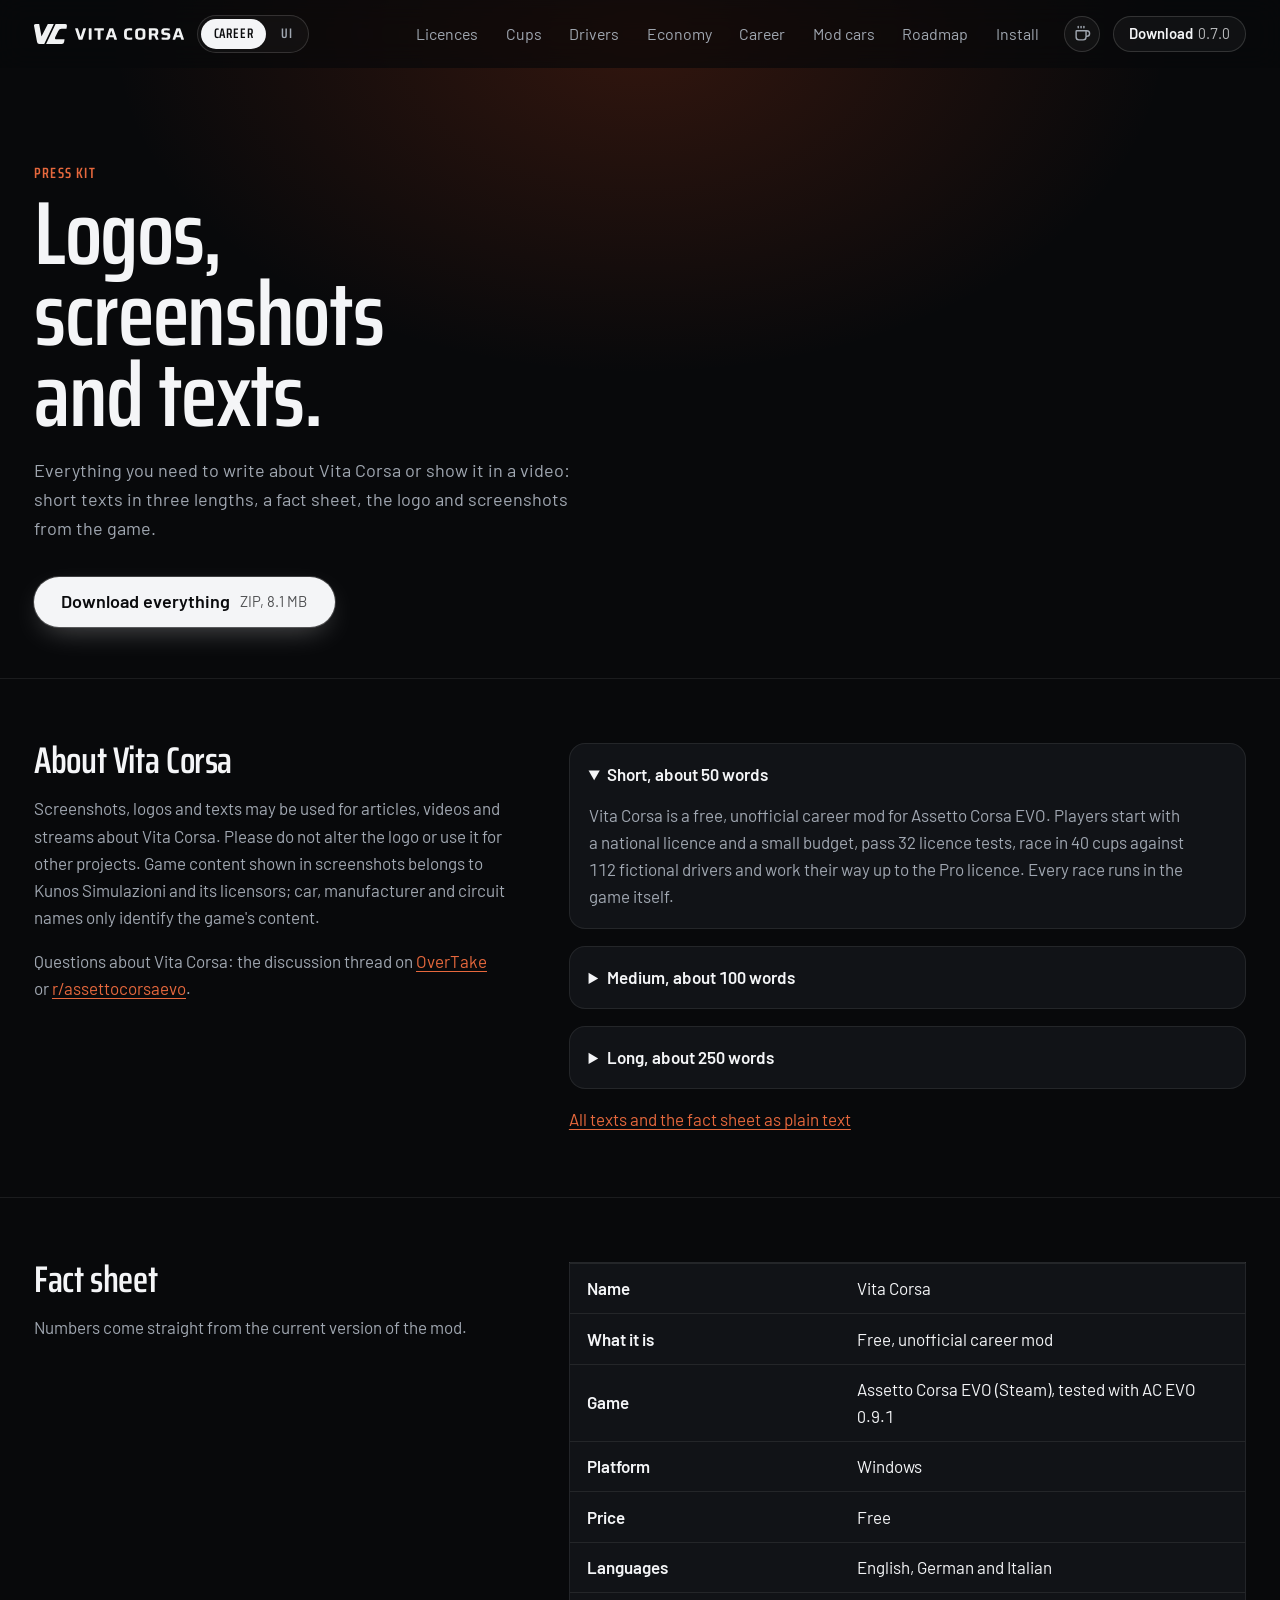
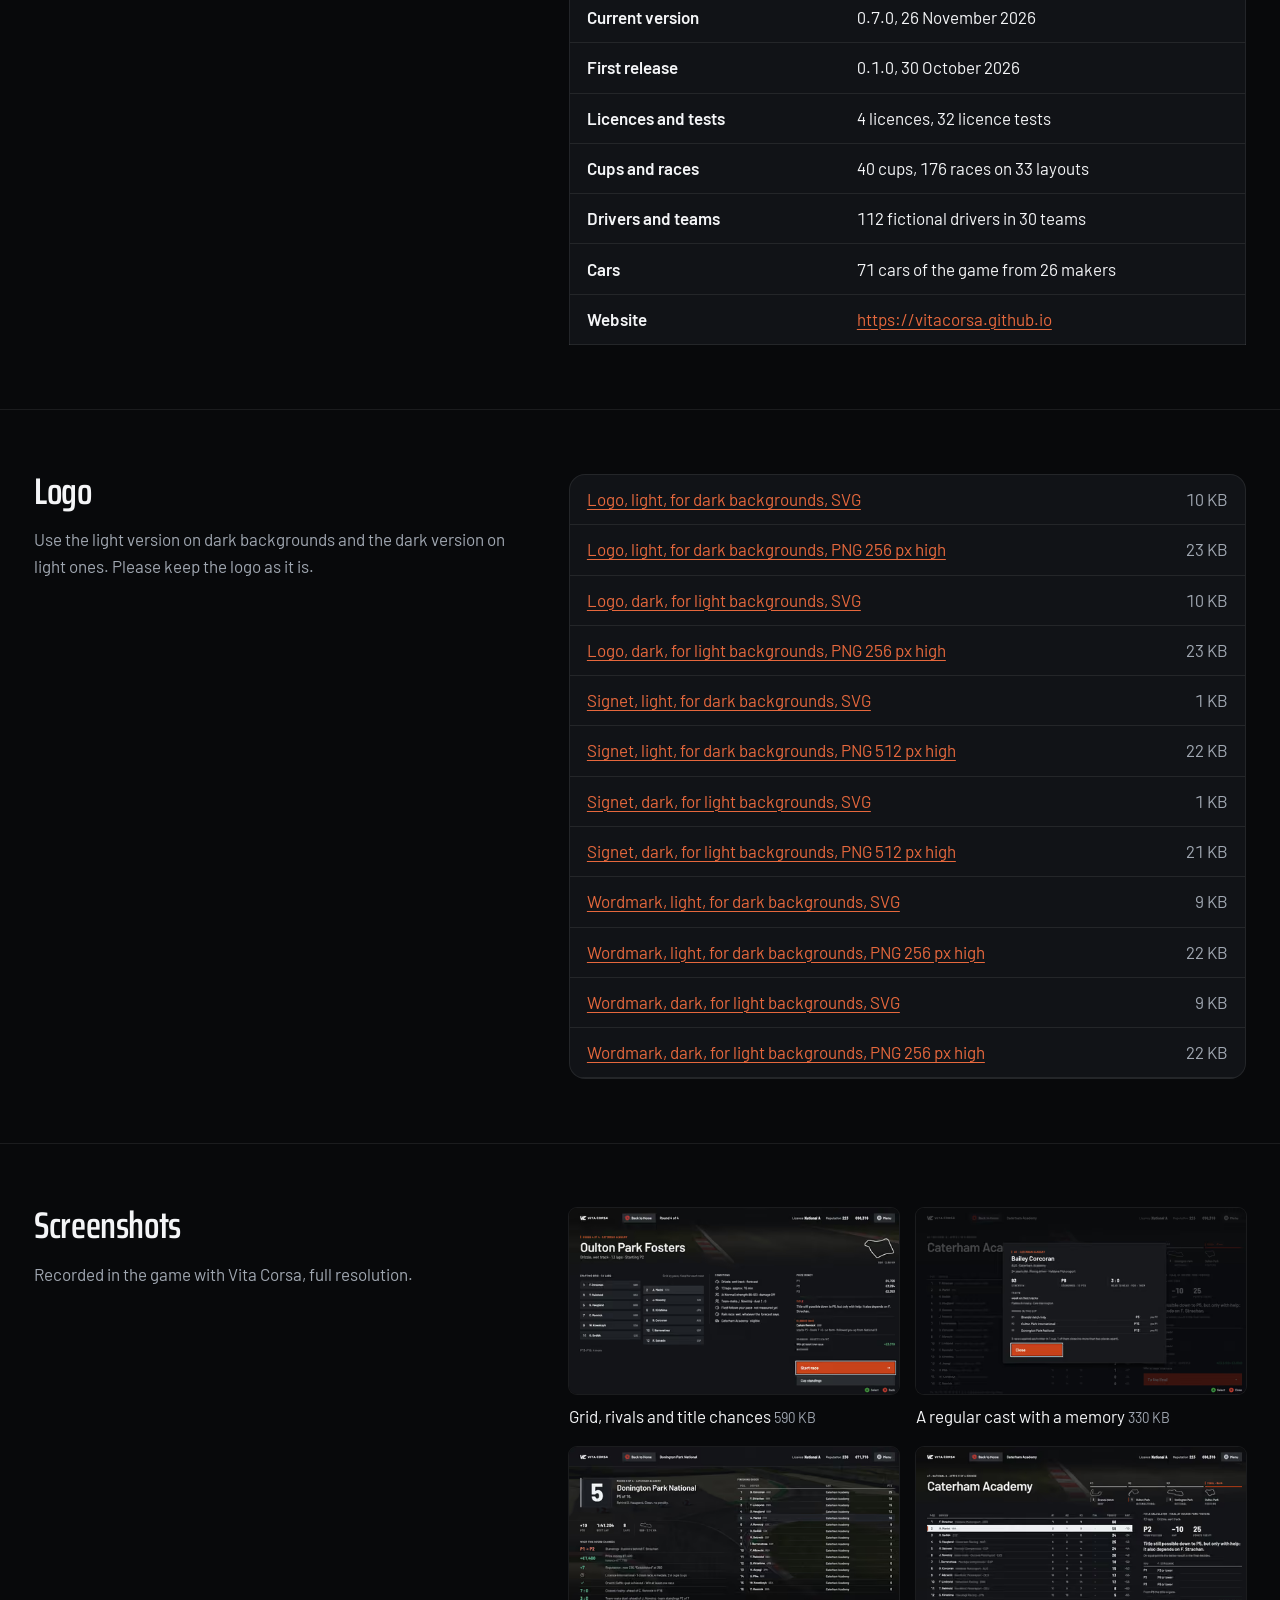
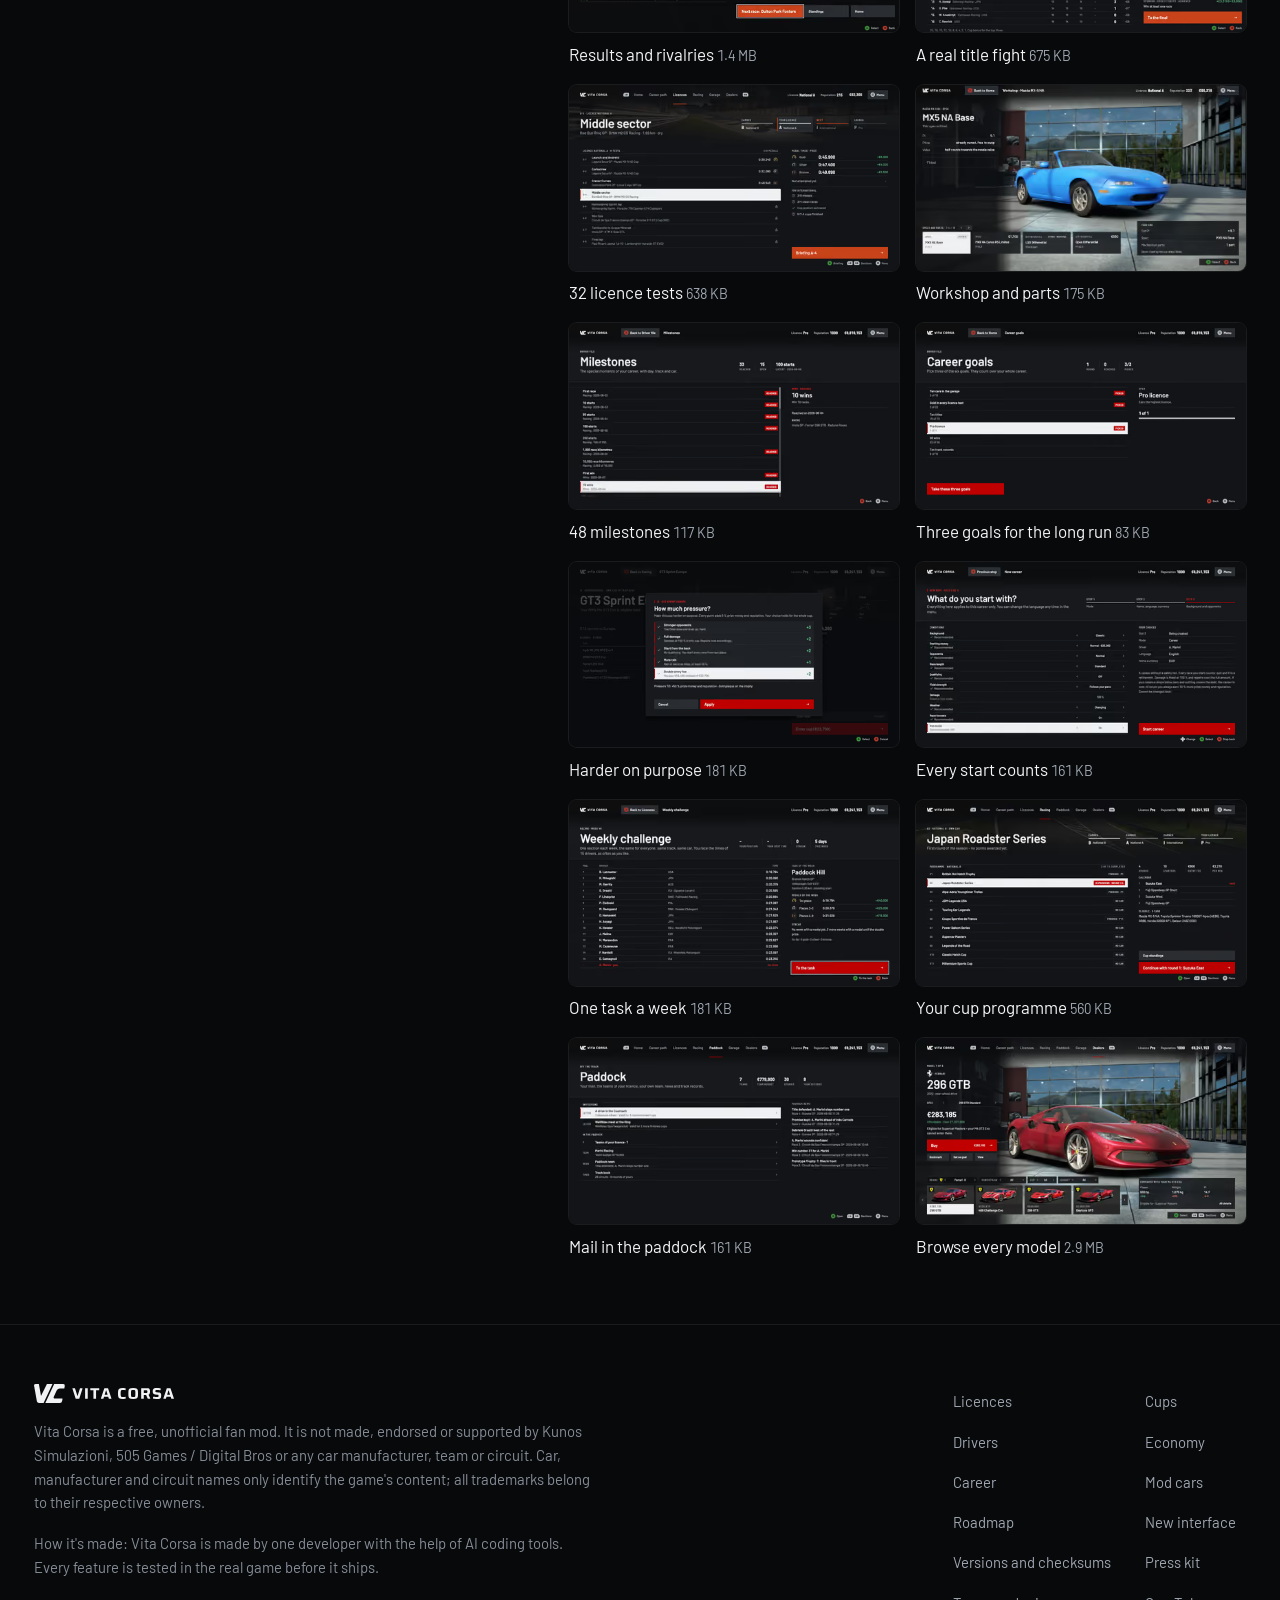
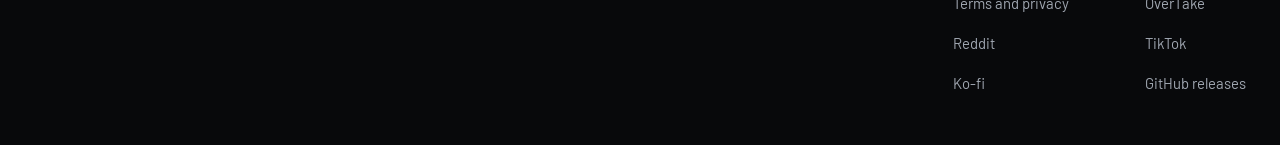
<file: press.html>
<!DOCTYPE html><html lang="en" class="vc"> <head><meta charset="utf-8"><meta name="viewport" content="width=device-width, initial-scale=1"><title>Logos, screenshots and texts · Vita Corsa</title><meta name="description" content="Press kit of Vita Corsa, the free career mod for Assetto Corsa EVO: texts, fact sheet, logos and screenshots."><meta name="theme-color" content="#121417"><meta name="color-scheme" content="dark"><link rel="canonical" href="https://vitacorsa.github.io/press.html"><meta property="og:type" content="website"><meta property="og:site_name" content="Vita Corsa"><meta property="og:title" content="Logos, screenshots and texts · Vita Corsa"><meta property="og:description" content="Press kit of Vita Corsa, the free career mod for Assetto Corsa EVO: texts, fact sheet, logos and screenshots."><meta property="og:url" content="https://vitacorsa.github.io/press.html"><meta property="og:image" content="https://vitacorsa.github.io/teilen/press.png"><meta property="og:image:width" content="1200"><meta property="og:image:height" content="630"><meta property="og:image:alt" content="Vita Corsa · Logos, screenshots and texts"><meta name="twitter:card" content="summary_large_image"><link rel="icon" href="data:image/svg+xml,%3csvg%20xmlns='http://www.w3.org/2000/svg'%20viewBox='0%200%20298.60%20177.10'%20width='298.60'%20height='177.10'%20role='img'%20aria-labelledby='titel'%3e%3ctitle%20id='titel'%3eVita%20Corsa%20Signet,%20Kleinfassung%3c/title%3e%3cg%20id='signet'%20fill='%23121417'%3e%3cpath%20id='signet-v'%20d='M0.45%2016.66L26.86%20160.44Q29.92%20177.10%2047.63%20177.10L90.64%20177.10L175.00%200.00L122.31%200.00L68.08%20107.12Q67.10%20109.04%2066.44%20109.05Q65.78%20109.06%2065.43%20107.15L45.75%200.00L15.10%200.00Q6.25%200.00%202.58%204.17Q-1.08%208.33%200.45%2016.66Z'/%3e%3cpath%20id='signet-c'%20d='M197.77%200.00L113.41%20177.10L252.32%20177.10Q270.03%20177.10%20273.15%20159.39L276.90%20138.14Q277.34%20135.61%20274.81%20135.61L206.10%20135.61Q195.98%20135.61%20193.23%20130.76Q190.47%20125.91%20195.09%20116.22L221.45%2060.88Q230.69%2041.49%20250.93%2041.49L291.41%2041.49Q293.94%2041.49%20294.38%2038.96L298.13%2017.71Q301.25%200.00%20283.54%200.00Z'/%3e%3c/g%3e%3c/svg%3e" media="(prefers-color-scheme: light)"><link rel="icon" href="data:image/svg+xml,%3csvg%20xmlns='http://www.w3.org/2000/svg'%20viewBox='0%200%20298.60%20177.10'%20width='298.60'%20height='177.10'%20role='img'%20aria-labelledby='titel'%3e%3ctitle%20id='titel'%3eVita%20Corsa%20Signet,%20Kleinfassung%3c/title%3e%3cg%20id='signet'%20fill='%23F1F2F3'%3e%3cpath%20id='signet-v'%20d='M0.45%2016.66L26.86%20160.44Q29.92%20177.10%2047.63%20177.10L90.64%20177.10L175.00%200.00L122.31%200.00L68.08%20107.12Q67.10%20109.04%2066.44%20109.05Q65.78%20109.06%2065.43%20107.15L45.75%200.00L15.10%200.00Q6.25%200.00%202.58%204.17Q-1.08%208.33%200.45%2016.66Z'/%3e%3cpath%20id='signet-c'%20d='M197.77%200.00L113.41%20177.10L252.32%20177.10Q270.03%20177.10%20273.15%20159.39L276.90%20138.14Q277.34%20135.61%20274.81%20135.61L206.10%20135.61Q195.98%20135.61%20193.23%20130.76Q190.47%20125.91%20195.09%20116.22L221.45%2060.88Q230.69%2041.49%20250.93%2041.49L291.41%2041.49Q293.94%2041.49%20294.38%2038.96L298.13%2017.71Q301.25%200.00%20283.54%200.00Z'/%3e%3c/g%3e%3c/svg%3e" media="(prefers-color-scheme: dark)"><!-- Vorladen nur, was der Hero braucht (Saira, Barlow 400); die Ersatzschrift hat abgestimmte Maße (kein Springen) --><style>@font-face{font-family:Saira-022eff54fd130b6c;src:url("/_astro/fonts/645204fef8bec149.woff2") format("woff2");font-display:optional;unicode-range:U+20-7e, U+a0-ff, U+2010-2027, U+2030-203a, U+20ac, U+2122, U+2190-2193, U+2212;font-weight:620;font-style:normal;font-stretch:70%;}@font-face{font-family:Saira-022eff54fd130b6c;src:url("/_astro/fonts/5af8b186f16e7444.woff2") format("woff2");font-display:optional;unicode-range:U+100-17f;font-weight:620;font-style:normal;font-stretch:70%;}@font-face{font-family:"Saira-022eff54fd130b6c fallback: Arial";src:local("Arial Bold"),local("Arial-BoldMT");font-display:swap;font-weight:620;font-style:normal;size-adjust:76.0429%;ascent-override:149.2578%;descent-override:57.7305%;line-gap-override:0%;}:root{--schrift-saira:Saira-022eff54fd130b6c,"Saira-022eff54fd130b6c fallback: Arial",sans-serif;}</style> <link rel="preload" href="/_astro/fonts/645204fef8bec149.woff2" as="font" type="font/woff2" crossorigin><style>@font-face{font-family:Barlow-b5a63c2d7d5902aa;src:url("/_astro/fonts/40c164e5bf5017ab.woff2") format("woff2");font-display:optional;unicode-range:U+20-7e, U+a0-ff, U+2010-2027, U+2030-203a, U+20ac, U+2122, U+2190-2193, U+2212;font-weight:400;font-style:normal;}@font-face{font-family:Barlow-b5a63c2d7d5902aa;src:url("/_astro/fonts/9de6077158dc6e78.woff2") format("woff2");font-display:optional;unicode-range:U+100-17f;font-weight:400;font-style:normal;}@font-face{font-family:Barlow-b5a63c2d7d5902aa;src:url("/_astro/fonts/3ee02180d3c2185c.woff2") format("woff2");font-display:optional;unicode-range:U+20-7e, U+a0-ff, U+2010-2027, U+2030-203a, U+20ac, U+2122, U+2190-2193, U+2212;font-weight:600;font-style:normal;}@font-face{font-family:Barlow-b5a63c2d7d5902aa;src:url("/_astro/fonts/8a4772d2bec82686.woff2") format("woff2");font-display:optional;unicode-range:U+100-17f;font-weight:600;font-style:normal;}@font-face{font-family:"Barlow-b5a63c2d7d5902aa fallback: Arial";src:local("Arial");font-display:swap;font-weight:400;font-style:normal;size-adjust:96.68%;ascent-override:103.4341%;descent-override:20.6868%;line-gap-override:0%;}@font-face{font-family:"Barlow-b5a63c2d7d5902aa fallback: Arial";src:local("Arial Bold"),local("Arial-BoldMT");font-display:swap;font-weight:600;font-style:normal;size-adjust:96.68%;ascent-override:103.4341%;descent-override:20.6868%;line-gap-override:0%;}:root{--schrift-barlow:Barlow-b5a63c2d7d5902aa,"Barlow-b5a63c2d7d5902aa fallback: Arial",sans-serif;}</style> <link rel="preload" href="/_astro/fonts/40c164e5bf5017ab.woff2" as="font" type="font/woff2" crossorigin><link rel="preload" href="/_astro/fonts/3ee02180d3c2185c.woff2" as="font" type="font/woff2" crossorigin><link rel="stylesheet" href="/_astro/Basis.DYaaWCUF.css"><link rel="stylesheet" href="/_astro/bereiche.BgbAzxBw.css"></head> <body> <a class="springen" href="#inhalt">Skip to content</a> <header class="kopf"> <a class="kopf-logo" href="/" aria-label="Vita Corsa home"><img src="/_astro/vita-corsa_logo-horizontal_hell.Br6Usjna.svg" alt="Vita Corsa" width="150" height="20"><img class="kopf-signet" src="data:image/svg+xml,%3csvg%20xmlns='http://www.w3.org/2000/svg'%20viewBox='0%200%20298.60%20177.10'%20width='298.60'%20height='177.10'%20role='img'%20aria-labelledby='titel'%3e%3ctitle%20id='titel'%3eVita%20Corsa%20Signet,%20Kleinfassung%3c/title%3e%3cg%20id='signet'%20fill='%23F1F2F3'%3e%3cpath%20id='signet-v'%20d='M0.45%2016.66L26.86%20160.44Q29.92%20177.10%2047.63%20177.10L90.64%20177.10L175.00%200.00L122.31%200.00L68.08%20107.12Q67.10%20109.04%2066.44%20109.05Q65.78%20109.06%2065.43%20107.15L45.75%200.00L15.10%200.00Q6.25%200.00%202.58%204.17Q-1.08%208.33%200.45%2016.66Z'/%3e%3cpath%20id='signet-c'%20d='M197.77%200.00L113.41%20177.10L252.32%20177.10Q270.03%20177.10%20273.15%20159.39L276.90%20138.14Q277.34%20135.61%20274.81%20135.61L206.10%20135.61Q195.98%20135.61%20193.23%20130.76Q190.47%20125.91%20195.09%20116.22L221.45%2060.88Q230.69%2041.49%20250.93%2041.49L291.41%2041.49Q293.94%2041.49%20294.38%2038.96L298.13%2017.71Q301.25%200.00%20283.54%200.00Z'/%3e%3c/g%3e%3c/svg%3e" alt="" width="28" height="20"></a> <nav class="kopf-produkte" aria-label="Products"> <a href="/" aria-current="true">Career</a><a href="/interface.html">UI</a> </nav> <nav class="kopf-nav" aria-label="Main"> <ul role="list"> <li><a href="/licences.html">Licences</a></li><li><a href="/cups.html">Cups</a></li><li><a href="/drivers.html">Drivers</a></li><li><a href="/economy.html">Economy</a></li><li><a href="/career.html">Career</a></li><li><a href="/mod-cars.html">Mod cars</a></li><li><a href="/roadmap.html">Roadmap</a></li><li><a href="/#install">Install</a></li> </ul> </nav> <details class="kopf-menue"> <summary>Menu</summary> <ul role="list"> <li><a href="/licences.html">Licences</a></li><li><a href="/cups.html">Cups</a></li><li><a href="/drivers.html">Drivers</a></li><li><a href="/economy.html">Economy</a></li><li><a href="/career.html">Career</a></li><li><a href="/mod-cars.html">Mod cars</a></li><li><a href="/roadmap.html">Roadmap</a></li><li><a href="/#install">Install</a></li> <li class="kopf-menue-kofi"><a href="https://ko-fi.com/filthyjoker"><svg xmlns="http://www.w3.org/2000/svg" width="24" height="24" viewBox="0 0 24 24" fill="none" stroke="currentColor" stroke-width="2" stroke-linecap="round" stroke-linejoin="round" class="lucide lucide-coffee" aria-hidden="true"> <path d="M10 2v2"></path><path d="M14 2v2"></path><path d="M16 8a1 1 0 0 1 1 1v8a4 4 0 0 1-4 4H7a4 4 0 0 1-4-4V9a1 1 0 0 1 1-1h14a4 4 0 1 1 0 8h-1"></path><path d="M6 2v2"></path>  </svg>Support on Ko-fi</a></li> </ul> </details> <a class="kopf-kofi" href="https://ko-fi.com/filthyjoker" aria-label="Support Vita Corsa on Ko-fi" title="Support on Ko-fi"><svg xmlns="http://www.w3.org/2000/svg" width="24" height="24" viewBox="0 0 24 24" fill="none" stroke="currentColor" stroke-width="2" stroke-linecap="round" stroke-linejoin="round" class="lucide lucide-coffee" aria-hidden="true"> <path d="M10 2v2"></path><path d="M14 2v2"></path><path d="M16 8a1 1 0 0 1 1 1v8a4 4 0 0 1-4 4H7a4 4 0 0 1-4-4V9a1 1 0 0 1 1-1h14a4 4 0 1 1 0 8h-1"></path><path d="M6 2v2"></path>  </svg></a> <a class="kopf-laden" href="https://github.com/vitacorsa/vitacorsa.github.io/releases/download/v0.7.0/VitaCorsa-0.7.0.zip">Download <span>0.7.0</span></a> </header> <main id="inhalt">  <header class="bereich-kopf"> <p class="etikett">Press kit</p> <h1>Logos, screenshots and texts.</h1> <p class="bereich-satz">Everything you need to write about Vita Corsa or show it in a video: short texts in three lengths, a fact sheet, the logo and screenshots from the game.</p>   <p class="presse-zip"><a class="knopf" href="/presse/vita-corsa-press-kit.zip" download>Download everything<small>ZIP, 8.1 MB</small></a></p>  </header> <section class="abschnitt" aria-labelledby="texte-titel"> <div class="abschnitt-text"> <h2 id="texte-titel">About Vita Corsa</h2> <p>Screenshots, logos and texts may be used for articles, videos and streams about Vita Corsa. Please do not alter the logo or use it for other projects. Game content shown in screenshots belongs to Kunos Simulazioni and its licensors; car, manufacturer and circuit names only identify the game's content.</p> <p>Questions about Vita Corsa: the discussion thread on <a href="https://www.overtake.gg/threads/vita-corsa-%E2%80%93-career-mod.300770/">OverTake</a> or <a href="https://www.reddit.com/r/assettocorsaevo/">r/assettocorsaevo</a>.</p> </div> <div class="abschnitt-inhalt"> <details class="pressetext" open> <summary>Short, about 50 words</summary> <p>Vita Corsa is a free, unofficial career mod for Assetto Corsa EVO. Players start with a national licence and a small budget, pass 32 licence tests, race in 40 cups against 112 fictional drivers and work their way up to the Pro licence. Every race runs in the game itself.</p> </details><details class="pressetext"> <summary>Medium, about 100 words</summary> <p>Vita Corsa adds a full career mode to Assetto Corsa EVO, opened from its own tile in the game's main menu. Players start with a national licence and a small budget, buy their first car at the dealer and race in 40 cups across four licences. 32 timed licence tests pay for every medal. A regular cast of 112 fictional drivers in 30 teams brings rivalries that carry over from cup to cup, and season sponsors, invitations and works contracts follow good results. Every race runs in the game itself, with its physics, AI and weather. Vita Corsa is free and runs on Windows.</p> </details><details class="pressetext"> <summary>Long, about 250 words</summary> <p>Vita Corsa is a free, unofficial career mod for Assetto Corsa EVO. It opens from its own tile in the game's main menu and turns the game's cars and circuits into a career: from National B through National A and International to the Pro licence.</p><p>Every licence starts with timed tests on real circuits. 32 tests pay prize money for bronze, silver and gold, and gold in every test of a licence earns a bonus car. The next licence asks for medals, clean races and cup results.</p><p>40 cups with 176 races run as real weekends: optional free practice, a short qualifying that sets the grid, a race length the player chooses from 8 to 90 minutes, and a field that follows the player's pace. Two multi-class cups put GT3 and GT4 cars, or prototypes and GT3 cars, on one grid. Race formats such as a reversed grid, success ballast, rain and dusk races keep a season varied, and a title calculator shows what is needed before the final.</p><p>A regular cast of 112 fictional drivers in 30 teams is the same in every career. Drivers have traits, form and rivalries; rivals remember close fights and move up the ladder with the player.</p><p>A career is built to last: milestones keep its special moments, long-term goals give it a direction, and a retired career goes into a hall of fame. Players can add pressure to a cup or start in iron mode, where every race counts. A Basic career without teams, sponsors and press is there for players who just want to race.</p><p>Dealers sell the 71 cars of the game at researched market prices in 7 currencies. A garage with workshop, season sponsors, 36 cup sponsor brands, invitations and works contracts complete the economy, which stays separate from the game's own. Players pick which installed car mods join a career; they race in 16 cups or in series of their own, and against mod cars the game can drive as AI.</p><p>Vita Corsa is free, runs on Windows with the Steam version of Assetto Corsa EVO and is available in English, German and Italian. It is not made, endorsed or supported by Kunos Simulazioni or 505 Games.</p> </details> <p><a href="/presse/vita-corsa-press-texts.txt">All texts and the fact sheet as plain text</a></p> </div> </section> <section class="abschnitt" aria-labelledby="fakten-titel"> <div class="abschnitt-text"><h2 id="fakten-titel">Fact sheet</h2><p>Numbers come straight from the current version of the mod.</p></div> <div class="abschnitt-inhalt"> <table class="kleine-tabelle"> <caption class="unsichtbar">Fact sheet</caption> <tbody><tr><th scope="row">Name</th><td>Vita Corsa</td></tr><tr><th scope="row">What it is</th><td>Free, unofficial career mod</td></tr><tr><th scope="row">Game</th><td>Assetto Corsa EVO (Steam), tested with AC EVO 0.9.1</td></tr><tr><th scope="row">Platform</th><td>Windows</td></tr><tr><th scope="row">Price</th><td>Free</td></tr><tr><th scope="row">Languages</th><td>English, German and Italian</td></tr><tr><th scope="row">Current version</th><td>0.7.0, 26 November 2026</td></tr><tr><th scope="row">First release</th><td>0.1.0, 30 October 2026</td></tr><tr><th scope="row">Licences and tests</th><td>4 licences, 32 licence tests</td></tr><tr><th scope="row">Cups and races</th><td>40 cups, 176 races on 33 layouts</td></tr><tr><th scope="row">Drivers and teams</th><td>112 fictional drivers in 30 teams</td></tr><tr><th scope="row">Cars</th><td>71 cars of the game from 26 makers</td></tr><tr><th scope="row">Website</th><td><a href="https://vitacorsa.github.io">https://vitacorsa.github.io</a></td></tr></tbody> </table> </div> </section> <section class="abschnitt" aria-labelledby="logos-titel"> <div class="abschnitt-text"><h2 id="logos-titel">Logo</h2><p>Use the light version on dark backgrounds and the dark version on light ones. Please keep the logo as it is.</p></div> <div class="abschnitt-inhalt"> <ul class="dateiliste" role="list"><li><a href="/presse/vita-corsa-logo-horizontal-light.svg" download>Logo, light, for dark backgrounds, SVG</a><span>10 KB</span></li><li><a href="/presse/vita-corsa-logo-horizontal-light-256px.png" download>Logo, light, for dark backgrounds, PNG 256 px high</a><span>23 KB</span></li><li><a href="/presse/vita-corsa-logo-horizontal-dark.svg" download>Logo, dark, for light backgrounds, SVG</a><span>10 KB</span></li><li><a href="/presse/vita-corsa-logo-horizontal-dark-256px.png" download>Logo, dark, for light backgrounds, PNG 256 px high</a><span>23 KB</span></li><li><a href="/presse/vita-corsa-signet-light.svg" download>Signet, light, for dark backgrounds, SVG</a><span>1 KB</span></li><li><a href="/presse/vita-corsa-signet-light-512px.png" download>Signet, light, for dark backgrounds, PNG 512 px high</a><span>22 KB</span></li><li><a href="/presse/vita-corsa-signet-dark.svg" download>Signet, dark, for light backgrounds, SVG</a><span>1 KB</span></li><li><a href="/presse/vita-corsa-signet-dark-512px.png" download>Signet, dark, for light backgrounds, PNG 512 px high</a><span>21 KB</span></li><li><a href="/presse/vita-corsa-wortmarke-light.svg" download>Wordmark, light, for dark backgrounds, SVG</a><span>9 KB</span></li><li><a href="/presse/vita-corsa-wortmarke-light-256px.png" download>Wordmark, light, for dark backgrounds, PNG 256 px high</a><span>22 KB</span></li><li><a href="/presse/vita-corsa-wortmarke-dark.svg" download>Wordmark, dark, for light backgrounds, SVG</a><span>9 KB</span></li><li><a href="/presse/vita-corsa-wortmarke-dark-256px.png" download>Wordmark, dark, for light backgrounds, PNG 256 px high</a><span>22 KB</span></li></ul> </div> </section> <section class="abschnitt" aria-labelledby="bilder-titel"> <div class="abschnitt-text"><h2 id="bilder-titel">Screenshots</h2><p>Recorded in the game with Vita Corsa, full resolution.</p></div> <div class="abschnitt-inhalt"> <ul class="pressebilder" role="list"> <li> <a href="/presse/vita-corsa-race-preparation.png" download>  <picture> <source srcset="/_astro/race-preparation.I79BPbiT_UcY7m.avif 480w, /_astro/race-preparation.I79BPbiT_Z1jKuiG.avif 720w" type="image/avif" sizes="(min-width: 1100px) 22vw, 50vw"><source srcset="/_astro/race-preparation.I79BPbiT_Z2siecX.webp 480w, /_astro/race-preparation.I79BPbiT_mUqaU.webp 720w" type="image/webp" sizes="(min-width: 1100px) 22vw, 50vw">  <img src="/_astro/race-preparation.I79BPbiT_2fwm3O.webp" srcset="/_astro/race-preparation.I79BPbiT_Z2siecX.webp 480w, /_astro/race-preparation.I79BPbiT_mUqaU.webp 720w" sizes="(min-width: 1100px) 22vw, 50vw" alt="Race preparation with the starting grid by pace, the conditions, your title chances, your closest duel and the sponsor goal for this round." loading="lazy" decoding="async" width="1880" height="1057"> </picture> <span><span>Grid, rivals and title chances</span> <small>590 KB</small></span> </a> </li><li> <a href="/presse/vita-corsa-driver-card.png" download>  <picture> <source srcset="/_astro/driver-card.Bayc9BzO_1suHe2.avif 480w, /_astro/driver-card.Bayc9BzO_1a09s1.avif 720w" type="image/avif" sizes="(min-width: 1100px) 22vw, 50vw"><source srcset="/_astro/driver-card.Bayc9BzO_EcyK4.webp 480w, /_astro/driver-card.Bayc9BzO_lH0Y3.webp 720w" type="image/webp" sizes="(min-width: 1100px) 22vw, 50vw">  <img src="/_astro/driver-card.Bayc9BzO_1RtDzC.webp" srcset="/_astro/driver-card.Bayc9BzO_EcyK4.webp 480w, /_astro/driver-card.Bayc9BzO_lH0Y3.webp 720w" sizes="(min-width: 1100px) 22vw, 50vw" alt="Driver card of a fictional rival with strength, traits, paddock rivalry and the head-to-head record against you." loading="lazy" decoding="async" width="1880" height="1057"> </picture> <span><span>A regular cast with a memory</span> <small>330 KB</small></span> </a> </li><li> <a href="/presse/vita-corsa-race-result.png" download>  <picture> <source srcset="/_astro/race-result.BfCsMzgg_ZGTXIA.avif 480w, /_astro/race-result.BfCsMzgg_Z10pwuB.avif 720w" type="image/avif" sizes="(min-width: 1100px) 22vw, 50vw"><source srcset="/_astro/race-result.BfCsMzgg_Z1vd7cy.webp 480w, /_astro/race-result.BfCsMzgg_Z1NHEXz.webp 720w" type="image/webp" sizes="(min-width: 1100px) 22vw, 50vw">  <img src="/_astro/race-result.BfCsMzgg_G1cqs.webp" srcset="/_astro/race-result.BfCsMzgg_Z1vd7cy.webp 480w, /_astro/race-result.BfCsMzgg_Z1NHEXz.webp 720w" sizes="(min-width: 1100px) 22vw, 50vw" alt="Race result with the finishing order and what the round changes for standings, prize money, reputation and rivals." loading="lazy" decoding="async" width="1880" height="1057"> </picture> <span><span>Results and rivalries</span> <small>1.4 MB</small></span> </a> </li><li> <a href="/presse/vita-corsa-cup-standings.png" download>  <picture> <source srcset="/_astro/cup-standings.L_BfM_GJ_Z18UjNv.avif 480w, /_astro/cup-standings.L_BfM_GJ_Z1kWXwj.avif 720w" type="image/avif" sizes="(min-width: 1100px) 22vw, 50vw"><source srcset="/_astro/cup-standings.L_BfM_GJ_fLh4X.webp 480w, /_astro/cup-standings.L_BfM_GJ_3ICma.webp 720w" type="image/webp" sizes="(min-width: 1100px) 22vw, 50vw">  <img src="/_astro/cup-standings.L_BfM_GJ_Z9a466.webp" srcset="/_astro/cup-standings.L_BfM_GJ_fLh4X.webp 480w, /_astro/cup-standings.L_BfM_GJ_3ICma.webp 720w" sizes="(min-width: 1100px) 22vw, 50vw" alt="Cup standings before the final round with the title calculator showing where you need to finish." loading="lazy" decoding="async" width="1880" height="1057"> </picture> <span><span>A real title fight</span> <small>675 KB</small></span> </a> </li><li> <a href="/presse/vita-corsa-licence-tests.png" download>  <picture> <source srcset="/_astro/licence-tests.BHrvtRnz_1Jqd65.avif 480w, /_astro/licence-tests.BHrvtRnz_1xnynh.avif 720w" type="image/avif" sizes="(min-width: 1100px) 22vw, 50vw"><source srcset="/_astro/licence-tests.BHrvtRnz_Z1V4jOn.webp 480w, /_astro/licence-tests.BHrvtRnz_Z286Xxb.webp 720w" type="image/webp" sizes="(min-width: 1100px) 22vw, 50vw">  <img src="/_astro/licence-tests.BHrvtRnz_zavhV.webp" srcset="/_astro/licence-tests.BHrvtRnz_Z1V4jOn.webp 480w, /_astro/licence-tests.BHrvtRnz_Z286Xxb.webp 720w" sizes="(min-width: 1100px) 22vw, 50vw" alt="Licence tests of the National A licence with medal times, prize money and the requirements for the next licence." loading="lazy" decoding="async" width="1920" height="1080"> </picture> <span><span>32 licence tests</span> <small>638 KB</small></span> </a> </li><li> <a href="/presse/vita-corsa-workshop.webp" download>  <picture> <source srcset="/_astro/workshop.CBUeEaZJ_aYT20.avif 480w, /_astro/workshop.CBUeEaZJ_2ipzXQ.avif 720w" type="image/avif" sizes="(min-width: 1100px) 22vw, 50vw"><source srcset="/_astro/workshop.CBUeEaZJ_tpFxN.webp 480w, /_astro/workshop.CBUeEaZJ_Z2tlLjh.webp 720w" type="image/webp" sizes="(min-width: 1100px) 22vw, 50vw">  <img src="/_astro/workshop.CBUeEaZJ_2seEna.webp" srcset="/_astro/workshop.CBUeEaZJ_tpFxN.webp 480w, /_astro/workshop.CBUeEaZJ_Z2tlLjh.webp 720w" sizes="(min-width: 1100px) 22vw, 50vw" alt="The workshop with an MX-5 NA on the showroom stage and its specs and mechanical parts." loading="lazy" decoding="async" width="1920" height="1054"> </picture> <span><span>Workshop and parts</span> <small>175 KB</small></span> </a> </li><li> <a href="/presse/vita-corsa-milestones.png" download>  <picture> <source srcset="/_astro/milestones.BJD3jjRo_27v9FU.avif 480w, /_astro/milestones.BJD3jjRo_Z2phwha.avif 720w" type="image/avif" sizes="(min-width: 1100px) 22vw, 50vw"><source srcset="/_astro/milestones.BJD3jjRo_2pUVcI.webp 480w, /_astro/milestones.BJD3jjRo_Z26QJKm.webp 720w" type="image/webp" sizes="(min-width: 1100px) 22vw, 50vw">  <img src="/_astro/milestones.BJD3jjRo_4cqUK.webp" srcset="/_astro/milestones.BJD3jjRo_2pUVcI.webp 480w, /_astro/milestones.BJD3jjRo_Z26QJKm.webp 720w" sizes="(min-width: 1100px) 22vw, 50vw" alt="Milestones page of the driver file with 33 reached milestones, each with its date, and the details of the milestone for 10 wins." loading="lazy" decoding="async" width="1920" height="1080"> </picture> <span><span>48 milestones</span> <small>117 KB</small></span> </a> </li><li> <a href="/presse/vita-corsa-career-goals.png" download>  <picture> <source srcset="/_astro/career-goals.lvAfck-G_Z2lwofJ.avif 480w, /_astro/career-goals.lvAfck-G_1tcACU.avif 720w" type="image/avif" sizes="(min-width: 1100px) 22vw, 50vw"><source srcset="/_astro/career-goals.lvAfck-G_Z1XJXS3.webp 480w, /_astro/career-goals.lvAfck-G_1PY10B.webp 720w" type="image/webp" sizes="(min-width: 1100px) 22vw, 50vw">  <img src="/_astro/career-goals.lvAfck-G_Z1jE3v9.webp" srcset="/_astro/career-goals.lvAfck-G_Z1XJXS3.webp 480w, /_astro/career-goals.lvAfck-G_1PY10B.webp 720w" sizes="(min-width: 1100px) 22vw, 50vw" alt="Career goals page with six long-term goals and their progress. Three of them are picked." loading="lazy" decoding="async" width="1920" height="1080"> </picture> <span><span>Three goals for the long run</span> <small>83 KB</small></span> </a> </li><li> <a href="/presse/vita-corsa-pressure.png" download>  <picture> <source srcset="/_astro/pressure.DHvwCkdi_2w3lua.avif 480w, /_astro/pressure.DHvwCkdi_C7hrY.avif 720w" type="image/avif" sizes="(min-width: 1100px) 22vw, 50vw"><source srcset="/_astro/pressure.DHvwCkdi_Z1eJMHR.webp 480w, /_astro/pressure.DHvwCkdi_1Vvh3S.webp 720w" type="image/webp" sizes="(min-width: 1100px) 22vw, 50vw">  <img src="/_astro/pressure.DHvwCkdi_Z273gEQ.webp" srcset="/_astro/pressure.DHvwCkdi_Z1eJMHR.webp 480w, /_astro/pressure.DHvwCkdi_1Vvh3S.webp 720w" sizes="(min-width: 1100px) 22vw, 50vw" alt="Pressure dialog when entering a cup with five handicaps, each worth points, adding up to 50% more prize money and reputation." loading="lazy" decoding="async" width="1920" height="1080"> </picture> <span><span>Harder on purpose</span> <small>181 KB</small></span> </a> </li><li> <a href="/presse/vita-corsa-iron-mode.png" download>  <picture> <source srcset="/_astro/iron-mode.DCbpzcEY_c8WkB.avif 480w, /_astro/iron-mode.DCbpzcEY_hcmnA.avif 720w" type="image/avif" sizes="(min-width: 1100px) 22vw, 50vw"><source srcset="/_astro/iron-mode.DCbpzcEY_mJAx5.webp 480w, /_astro/iron-mode.DCbpzcEY_rN0A4.webp 720w" type="image/webp" sizes="(min-width: 1100px) 22vw, 50vw">  <img src="/_astro/iron-mode.DCbpzcEY_ZlKEbv.webp" srcset="/_astro/iron-mode.DCbpzcEY_mJAx5.webp 480w, /_astro/iron-mode.DCbpzcEY_rN0A4.webp 720w" sizes="(min-width: 1100px) 22vw, 50vw" alt="Last step of a new career with the conditions for background, opponents, race length and weather. Iron mode is switched on and explained on the right." loading="lazy" decoding="async" width="1920" height="1080"> </picture> <span><span>Every start counts</span> <small>161 KB</small></span> </a> </li><li> <a href="/presse/vita-corsa-weekly-challenge.png" download>  <picture> <source srcset="/_astro/weekly-challenge.C26BI_Ex_ZCTW1G.avif 480w, /_astro/weekly-challenge.C26BI_Ex_2ciHmc.avif 720w" type="image/avif" sizes="(min-width: 1100px) 22vw, 50vw"><source srcset="/_astro/weekly-challenge.C26BI_Ex_13KXrU.webp 480w, /_astro/weekly-challenge.C26BI_Ex_Z1bcuX8.webp 720w" type="image/webp" sizes="(min-width: 1100px) 22vw, 50vw">  <img src="/_astro/weekly-challenge.C26BI_Ex_1Q0TNn.webp" srcset="/_astro/weekly-challenge.C26BI_Ex_13KXrU.webp 480w, /_astro/weekly-challenge.C26BI_Ex_Z1bcuX8.webp 720w" sizes="(min-width: 1100px) 22vw, 50vw" alt="Weekly challenge with a ranking of 15 drivers and their times, the task of the week at Brands Hatch and the medals to win." loading="lazy" decoding="async" width="1920" height="1080"> </picture> <span><span>One task a week</span> <small>181 KB</small></span> </a> </li><li> <a href="/presse/vita-corsa-racing.png" download>  <picture> <source srcset="/_astro/racing.DZHmKDPa_zFbsN.avif 480w, /_astro/racing.DZHmKDPa_Z1aGIgA.avif 720w" type="image/avif" sizes="(min-width: 1100px) 22vw, 50vw"><source srcset="/_astro/racing.DZHmKDPa_Z2djqLz.webp 480w, /_astro/racing.DZHmKDPa_16uMhX.webp 720w" type="image/webp" sizes="(min-width: 1100px) 22vw, 50vw">  <img src="/_astro/racing.DZHmKDPa_aJYTE.webp" srcset="/_astro/racing.DZHmKDPa_Z2djqLz.webp 480w, /_astro/racing.DZHmKDPa_16uMhX.webp 720w" sizes="(min-width: 1100px) 22vw, 50vw" alt="Racing page with the four licence levels on top, the cups of National B with their status and the calendar and eligible cars of the Japan Roadster Series." loading="lazy" decoding="async" width="1920" height="1080"> </picture> <span><span>Your cup programme</span> <small>560 KB</small></span> </a> </li><li> <a href="/presse/vita-corsa-paddock-mail.png" download>  <picture> <source srcset="/_astro/paddock-mail.D4Q-tQuT_Z2cKDDT.avif 480w, /_astro/paddock-mail.D4Q-tQuT_1BXleK.avif 720w" type="image/avif" sizes="(min-width: 1100px) 22vw, 50vw"><source srcset="/_astro/paddock-mail.D4Q-tQuT_Z1OYehd.webp 480w, /_astro/paddock-mail.D4Q-tQuT_1YJKBr.webp 720w" type="image/webp" sizes="(min-width: 1100px) 22vw, 50vw">  <img src="/_astro/paddock-mail.D4Q-tQuT_Z1W61Ba.webp" srcset="/_astro/paddock-mail.D4Q-tQuT_Z1OYehd.webp 480w, /_astro/paddock-mail.D4Q-tQuT_1YJKBr.webp 720w" sizes="(min-width: 1100px) 22vw, 50vw" alt="Paddock page with two invitation letters, the teams of your licence, your own team, the track book and the latest paddock news." loading="lazy" decoding="async" width="1920" height="1080"> </picture> <span><span>Mail in the paddock</span> <small>161 KB</small></span> </a> </li><li> <a href="/presse/vita-corsa-dealers.png" download>  <picture> <source srcset="/_astro/dealers.pZhJMYGC_Z1TJ5TA.avif 480w, /_astro/dealers.pZhJMYGC_2vF2aM.avif 720w" type="image/avif" sizes="(min-width: 1100px) 22vw, 50vw"><source srcset="/_astro/dealers.pZhJMYGC_Z2ma4No.webp 480w, /_astro/dealers.pZhJMYGC_24f3gY.webp 720w" type="image/webp" sizes="(min-width: 1100px) 22vw, 50vw">  <img src="/_astro/dealers.pZhJMYGC_Z1cwbF8.webp" srcset="/_astro/dealers.pZhJMYGC_Z2ma4No.webp 480w, /_astro/dealers.pZhJMYGC_24f3gY.webp 720w" sizes="(min-width: 1100px) 22vw, 50vw" alt="Dealer showroom with a red Ferrari 296 GTB, its price, a comparison with your current car and a row of four more models to browse." loading="lazy" decoding="async" width="1920" height="1080"> </picture> <span><span>Browse every model</span> <small>2.9 MB</small></span> </a> </li> </ul> </div> </section>  </main> <footer class="fuss"> <div class="fuss-marke"> <img src="/_astro/vita-corsa_logo-horizontal_hell.Br6Usjna.svg" alt="Vita Corsa" width="150" height="20"> <p>Vita Corsa is a free, unofficial fan mod. It is not made, endorsed or supported by Kunos Simulazioni, 505 Games / Digital Bros or any car manufacturer, team or circuit. Car, manufacturer and circuit names only identify the game's content; all trademarks belong to their respective owners.</p> <p>How it's made: Vita Corsa is made by one developer with the help of AI coding tools. Every feature is tested in the real game before it ships.</p> </div> <nav class="fuss-nav" aria-label="Elsewhere"> <ul role="list"> <li><a href="/licences.html">Licences</a></li><li><a href="/cups.html">Cups</a></li><li><a href="/drivers.html">Drivers</a></li><li><a href="/economy.html">Economy</a></li><li><a href="/career.html">Career</a></li><li><a href="/mod-cars.html">Mod cars</a></li><li><a href="/roadmap.html">Roadmap</a></li> <li><a href="/interface.html">New interface</a></li><li><a href="/versions.html">Versions and checksums</a></li><li><a href="/press.html">Press kit</a></li><li><a href="/terms.html">Terms and privacy</a></li> <li><a href="https://www.overtake.gg/downloads/vita-corsa-%E2%80%93-career-mod.88146/">OverTake</a></li><li><a href="https://www.reddit.com/r/assettocorsaevo/">Reddit</a></li><li><a href="https://www.tiktok.com/@vitacorsa.career">TikTok</a></li><li><a href="https://ko-fi.com/filthyjoker">Ko-fi</a></li> <li><a href="https://github.com/vitacorsa/vitacorsa.github.io/releases">GitHub releases</a></li> </ul> </nav> </footer> </body> </html>
</file>
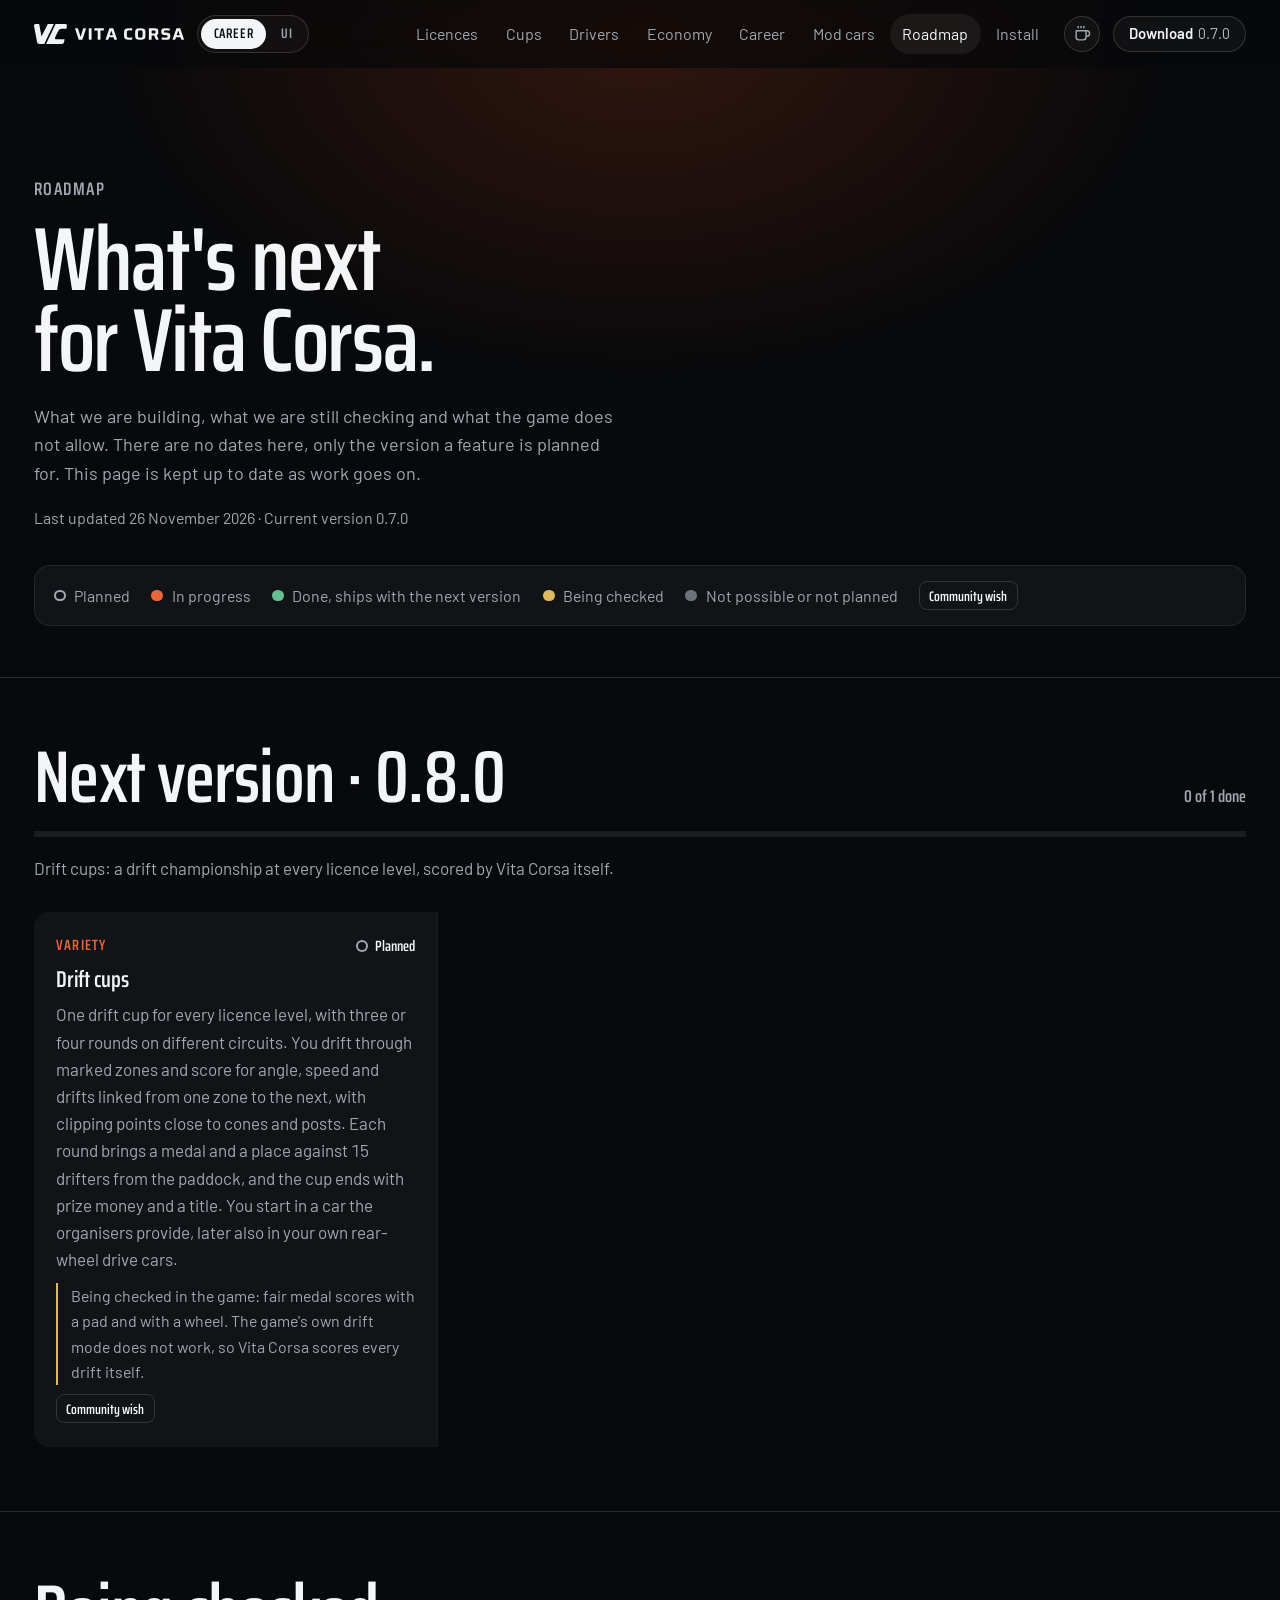
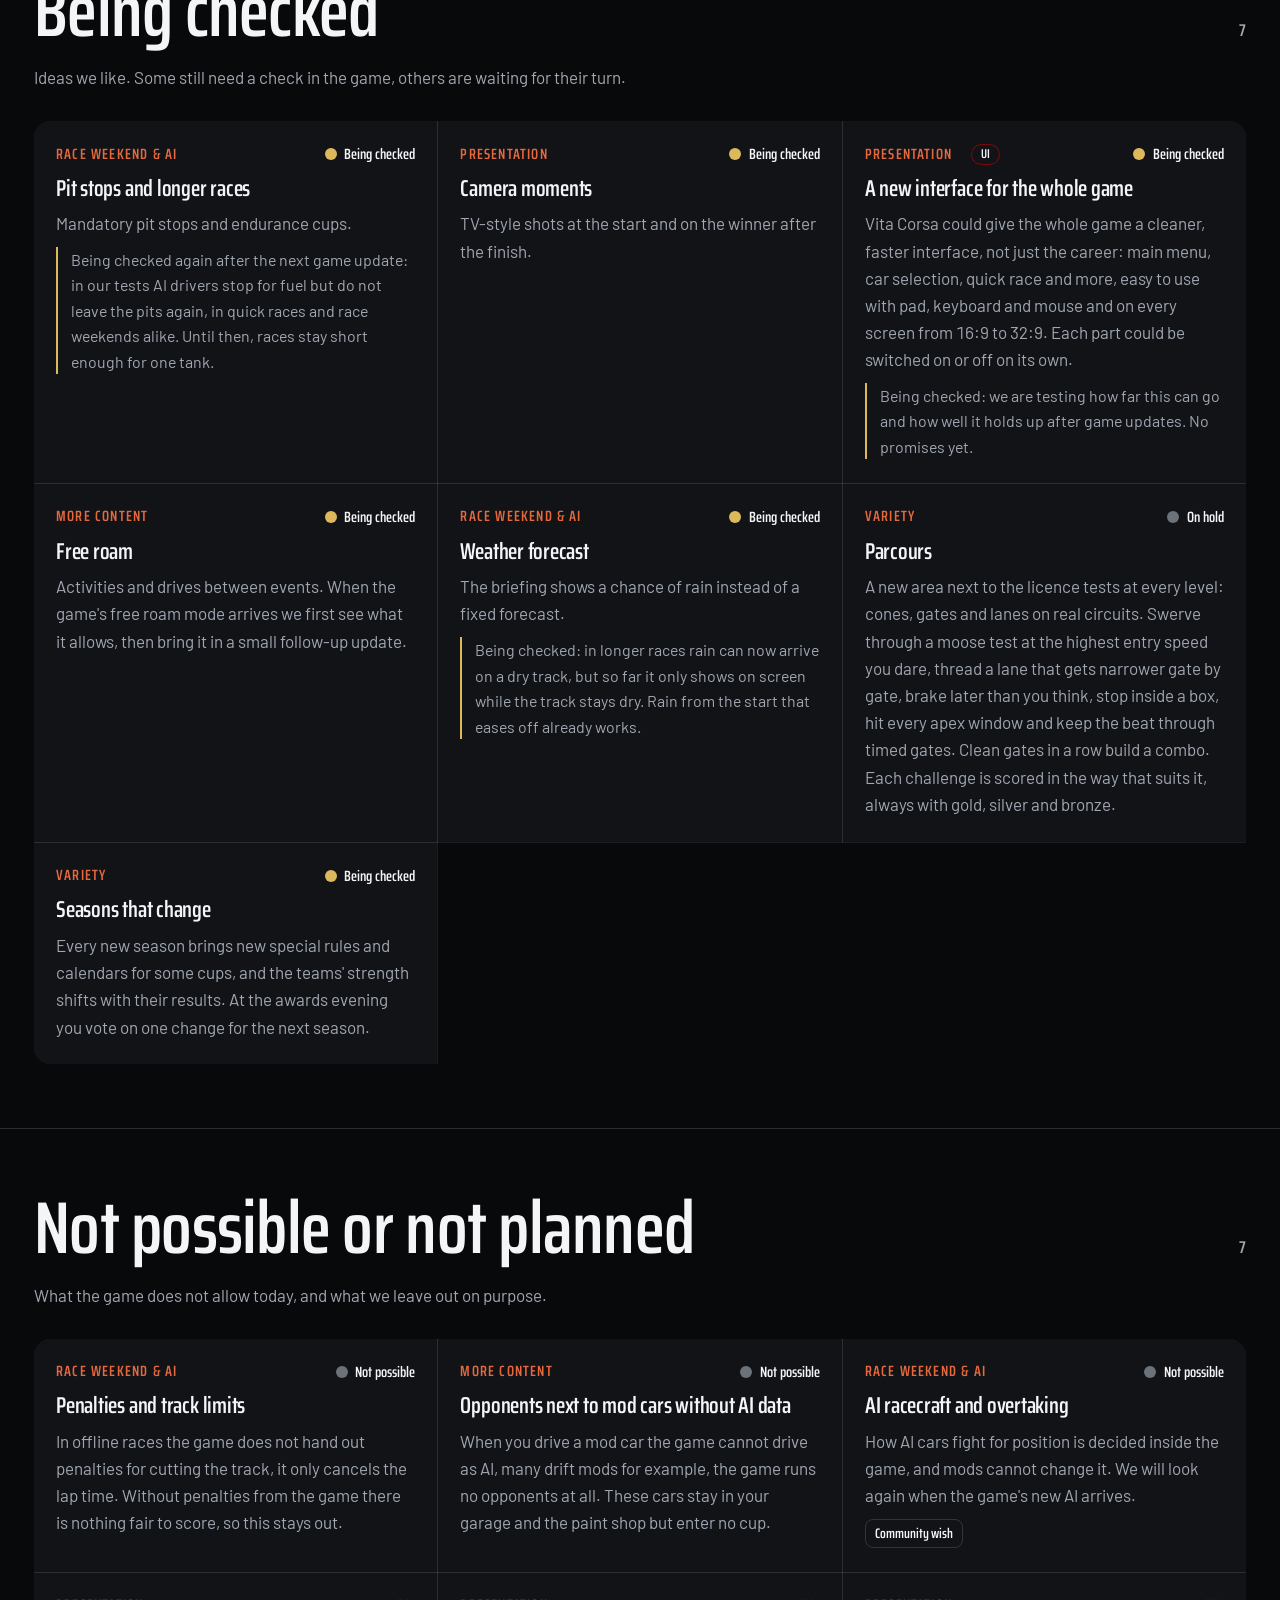
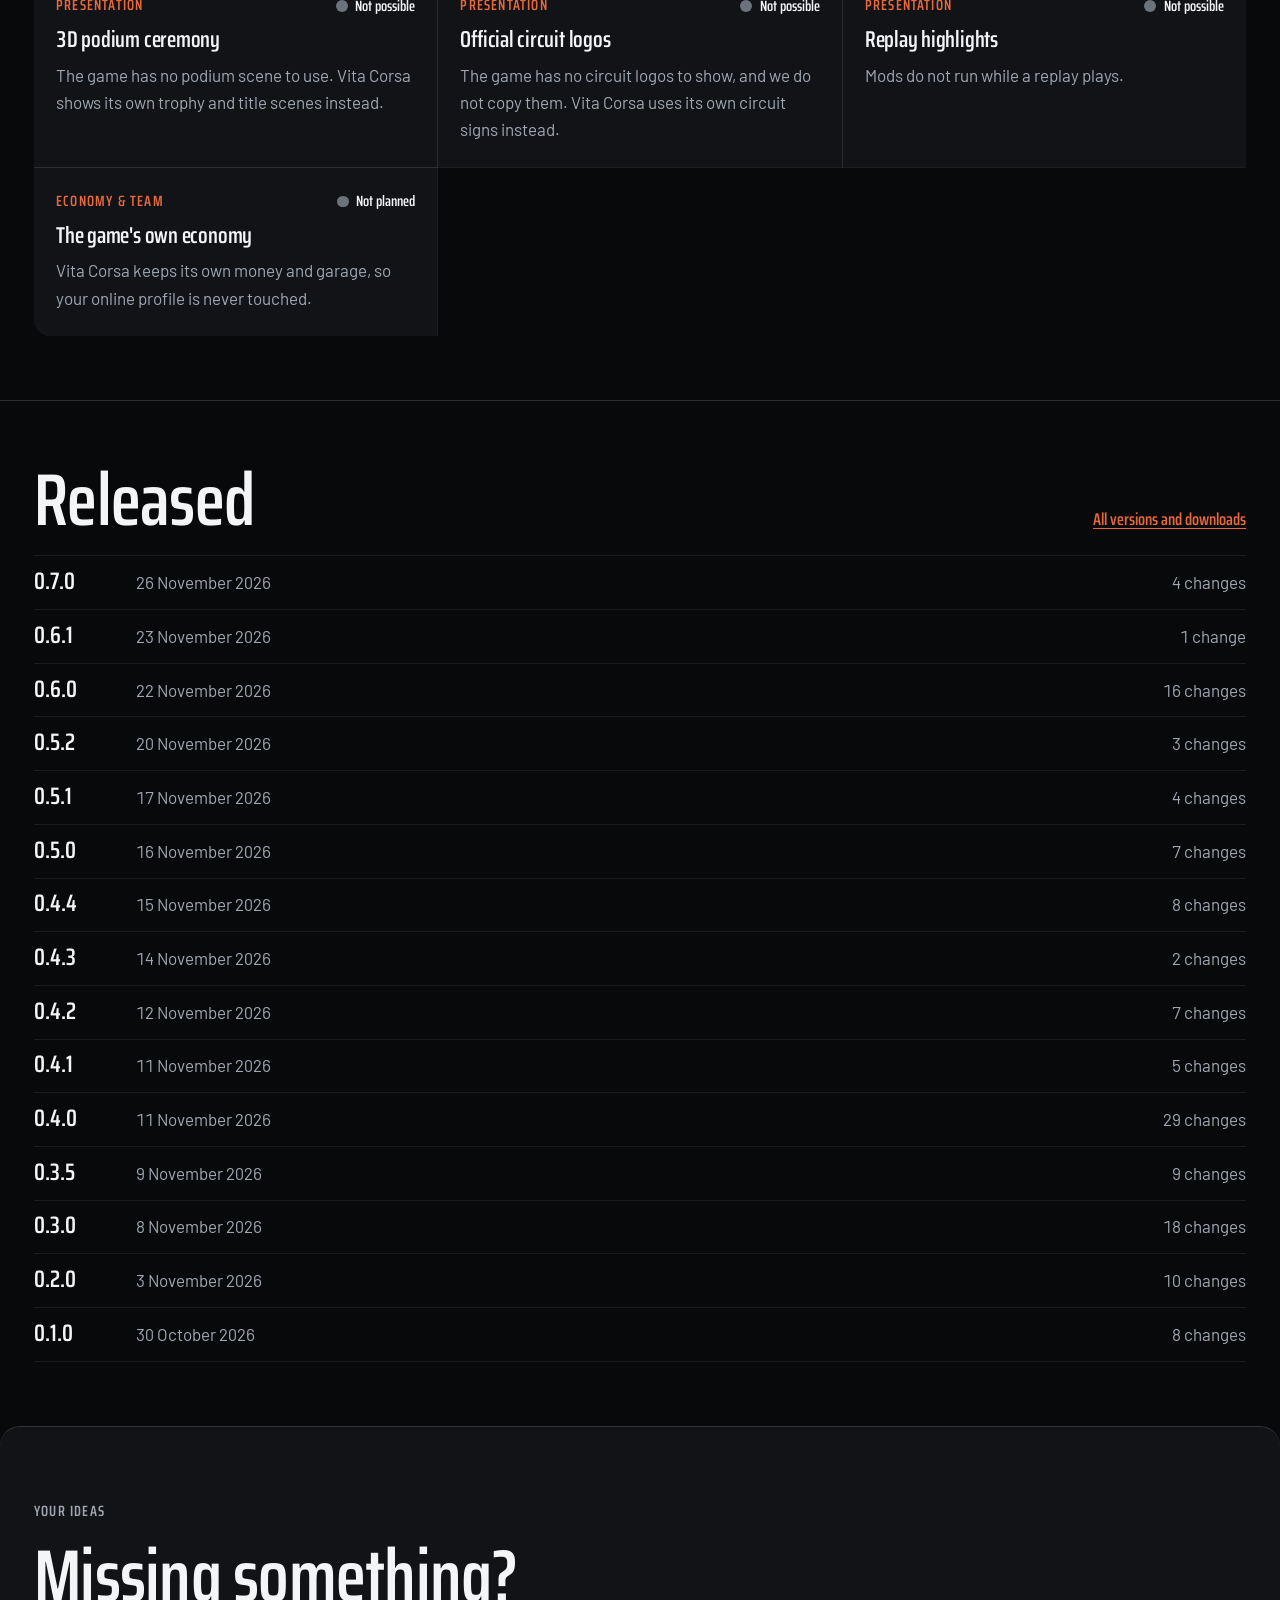
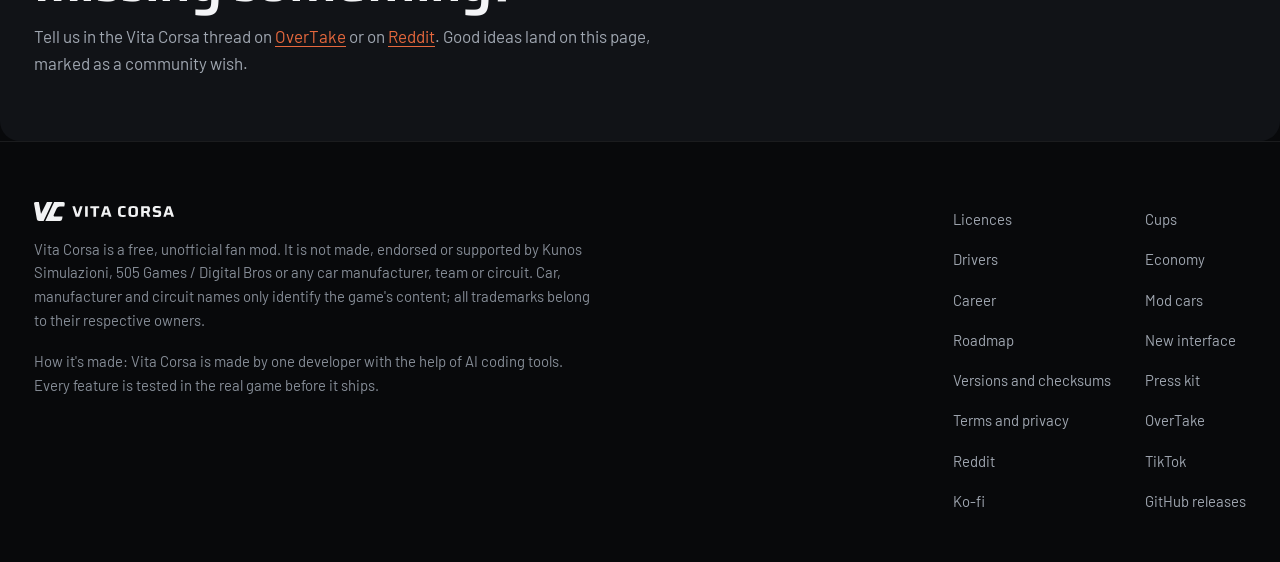
<file: roadmap.html>
<!DOCTYPE html><html lang="en" class="vc"> <head><meta charset="utf-8"><meta name="viewport" content="width=device-width, initial-scale=1"><title>What&#39;s next for Vita Corsa · Vita Corsa</title><meta name="description" content="What's next for Vita Corsa, the free career mod for Assetto Corsa EVO: planned features, ideas being checked, limits of the game and what is out."><meta name="theme-color" content="#121417"><meta name="color-scheme" content="dark"><link rel="canonical" href="https://vitacorsa.github.io/roadmap.html"><meta property="og:type" content="website"><meta property="og:site_name" content="Vita Corsa"><meta property="og:title" content="What's next for Vita Corsa · Vita Corsa"><meta property="og:description" content="What's next for Vita Corsa, the free career mod for Assetto Corsa EVO: planned features, ideas being checked, limits of the game and what is out."><meta property="og:url" content="https://vitacorsa.github.io/roadmap.html"><meta property="og:image" content="https://vitacorsa.github.io/teilen/roadmap.png"><meta property="og:image:width" content="1200"><meta property="og:image:height" content="630"><meta property="og:image:alt" content="Vita Corsa · What's next for Vita Corsa"><meta name="twitter:card" content="summary_large_image"><link rel="icon" href="data:image/svg+xml,%3csvg%20xmlns='http://www.w3.org/2000/svg'%20viewBox='0%200%20298.60%20177.10'%20width='298.60'%20height='177.10'%20role='img'%20aria-labelledby='titel'%3e%3ctitle%20id='titel'%3eVita%20Corsa%20Signet,%20Kleinfassung%3c/title%3e%3cg%20id='signet'%20fill='%23121417'%3e%3cpath%20id='signet-v'%20d='M0.45%2016.66L26.86%20160.44Q29.92%20177.10%2047.63%20177.10L90.64%20177.10L175.00%200.00L122.31%200.00L68.08%20107.12Q67.10%20109.04%2066.44%20109.05Q65.78%20109.06%2065.43%20107.15L45.75%200.00L15.10%200.00Q6.25%200.00%202.58%204.17Q-1.08%208.33%200.45%2016.66Z'/%3e%3cpath%20id='signet-c'%20d='M197.77%200.00L113.41%20177.10L252.32%20177.10Q270.03%20177.10%20273.15%20159.39L276.90%20138.14Q277.34%20135.61%20274.81%20135.61L206.10%20135.61Q195.98%20135.61%20193.23%20130.76Q190.47%20125.91%20195.09%20116.22L221.45%2060.88Q230.69%2041.49%20250.93%2041.49L291.41%2041.49Q293.94%2041.49%20294.38%2038.96L298.13%2017.71Q301.25%200.00%20283.54%200.00Z'/%3e%3c/g%3e%3c/svg%3e" media="(prefers-color-scheme: light)"><link rel="icon" href="data:image/svg+xml,%3csvg%20xmlns='http://www.w3.org/2000/svg'%20viewBox='0%200%20298.60%20177.10'%20width='298.60'%20height='177.10'%20role='img'%20aria-labelledby='titel'%3e%3ctitle%20id='titel'%3eVita%20Corsa%20Signet,%20Kleinfassung%3c/title%3e%3cg%20id='signet'%20fill='%23F1F2F3'%3e%3cpath%20id='signet-v'%20d='M0.45%2016.66L26.86%20160.44Q29.92%20177.10%2047.63%20177.10L90.64%20177.10L175.00%200.00L122.31%200.00L68.08%20107.12Q67.10%20109.04%2066.44%20109.05Q65.78%20109.06%2065.43%20107.15L45.75%200.00L15.10%200.00Q6.25%200.00%202.58%204.17Q-1.08%208.33%200.45%2016.66Z'/%3e%3cpath%20id='signet-c'%20d='M197.77%200.00L113.41%20177.10L252.32%20177.10Q270.03%20177.10%20273.15%20159.39L276.90%20138.14Q277.34%20135.61%20274.81%20135.61L206.10%20135.61Q195.98%20135.61%20193.23%20130.76Q190.47%20125.91%20195.09%20116.22L221.45%2060.88Q230.69%2041.49%20250.93%2041.49L291.41%2041.49Q293.94%2041.49%20294.38%2038.96L298.13%2017.71Q301.25%200.00%20283.54%200.00Z'/%3e%3c/g%3e%3c/svg%3e" media="(prefers-color-scheme: dark)"><!-- Vorladen nur, was der Hero braucht (Saira, Barlow 400); die Ersatzschrift hat abgestimmte Maße (kein Springen) --><style>@font-face{font-family:Saira-022eff54fd130b6c;src:url("/_astro/fonts/645204fef8bec149.woff2") format("woff2");font-display:optional;unicode-range:U+20-7e, U+a0-ff, U+2010-2027, U+2030-203a, U+20ac, U+2122, U+2190-2193, U+2212;font-weight:620;font-style:normal;font-stretch:70%;}@font-face{font-family:Saira-022eff54fd130b6c;src:url("/_astro/fonts/5af8b186f16e7444.woff2") format("woff2");font-display:optional;unicode-range:U+100-17f;font-weight:620;font-style:normal;font-stretch:70%;}@font-face{font-family:"Saira-022eff54fd130b6c fallback: Arial";src:local("Arial Bold"),local("Arial-BoldMT");font-display:swap;font-weight:620;font-style:normal;size-adjust:76.0429%;ascent-override:149.2578%;descent-override:57.7305%;line-gap-override:0%;}:root{--schrift-saira:Saira-022eff54fd130b6c,"Saira-022eff54fd130b6c fallback: Arial",sans-serif;}</style> <link rel="preload" href="/_astro/fonts/645204fef8bec149.woff2" as="font" type="font/woff2" crossorigin><style>@font-face{font-family:Barlow-b5a63c2d7d5902aa;src:url("/_astro/fonts/40c164e5bf5017ab.woff2") format("woff2");font-display:optional;unicode-range:U+20-7e, U+a0-ff, U+2010-2027, U+2030-203a, U+20ac, U+2122, U+2190-2193, U+2212;font-weight:400;font-style:normal;}@font-face{font-family:Barlow-b5a63c2d7d5902aa;src:url("/_astro/fonts/9de6077158dc6e78.woff2") format("woff2");font-display:optional;unicode-range:U+100-17f;font-weight:400;font-style:normal;}@font-face{font-family:Barlow-b5a63c2d7d5902aa;src:url("/_astro/fonts/3ee02180d3c2185c.woff2") format("woff2");font-display:optional;unicode-range:U+20-7e, U+a0-ff, U+2010-2027, U+2030-203a, U+20ac, U+2122, U+2190-2193, U+2212;font-weight:600;font-style:normal;}@font-face{font-family:Barlow-b5a63c2d7d5902aa;src:url("/_astro/fonts/8a4772d2bec82686.woff2") format("woff2");font-display:optional;unicode-range:U+100-17f;font-weight:600;font-style:normal;}@font-face{font-family:"Barlow-b5a63c2d7d5902aa fallback: Arial";src:local("Arial");font-display:swap;font-weight:400;font-style:normal;size-adjust:96.68%;ascent-override:103.4341%;descent-override:20.6868%;line-gap-override:0%;}@font-face{font-family:"Barlow-b5a63c2d7d5902aa fallback: Arial";src:local("Arial Bold"),local("Arial-BoldMT");font-display:swap;font-weight:600;font-style:normal;size-adjust:96.68%;ascent-override:103.4341%;descent-override:20.6868%;line-gap-override:0%;}:root{--schrift-barlow:Barlow-b5a63c2d7d5902aa,"Barlow-b5a63c2d7d5902aa fallback: Arial",sans-serif;}</style> <link rel="preload" href="/_astro/fonts/40c164e5bf5017ab.woff2" as="font" type="font/woff2" crossorigin><link rel="preload" href="/_astro/fonts/3ee02180d3c2185c.woff2" as="font" type="font/woff2" crossorigin><style>.vc .rm-titel{padding-block:clamp(3rem,7vw,5.5rem) clamp(2rem,4vw,3rem)}.vc .rm-titel h1{max-width:13ch;margin-top:.5rem;font-size:clamp(3rem,7vw,6.5rem);line-height:.9}.vc .rm-titel>p{color:var(--text-2);max-width:58ch;margin-top:1.25rem;font-size:clamp(1.0625rem,1.3vw,1.25rem)}.vc .rm-titel .stand{margin-top:1rem;font-size:.9375rem}.vc .rm-legende{background:var(--flaeche);border:1px solid var(--linie);color:var(--text-2);flex-wrap:wrap;gap:.5rem 1.25rem;margin-top:2rem;padding:.9rem 1.1rem;font-size:.9375rem;list-style:none;display:flex}.vc .rm-legende li{align-items:center;gap:.5rem;display:inline-flex}.vc [data-status]{--status:var(--text-2)}.vc [data-status=in_arbeit]{--status:#e6683d}.vc [data-status=fertig],.vc [data-status=erschienen]{--status:#63be90}.vc [data-status=wird_geprueft]{--status:#ddb85c}.vc [data-status=angehalten],.vc [data-status=nicht_moeglich],.vc [data-status=nicht_geplant]{--status:#6b727a}.vc .rm-legende li[data-status]:before,.vc .rm-status:before{content:"";background:var(--status);border-radius:50%;flex:none;width:.7rem;height:.7rem}.vc [data-status=geplant] .rm-status:before,.vc .rm-legende li[data-status=geplant]:before{box-shadow:inset 0 0 0 2px var(--status);background:0 0}.vc .rm-block{border-top:1px solid var(--linie-stark);padding-block:clamp(2.5rem,5vw,4rem)}.vc .rm-block .kopfzeile{flex-wrap:wrap;justify-content:space-between;align-items:baseline;gap:.5rem 2rem;display:flex}.vc .rm-block .kopfzeile span,.vc .rm-block .kopfzeile a{color:var(--text-2);font:600 1rem var(--etikett)}.vc .rm-block .kopfzeile a{color:var(--akzent-text)}.vc .rm-fortschritt{background:var(--linie);height:6px;margin-top:1.1rem;position:relative}.vc .rm-fortschritt i{background:#63be90;position:absolute;inset:0 auto 0 0}.vc .rm-satz{color:var(--text-2);margin-top:1.1rem}.vc .rm-karten{grid-template-columns:repeat(auto-fill,minmax(min(100%,22rem),1fr));gap:1px;margin-top:1.75rem;display:grid}.vc .rm-karte{background:var(--flaeche);box-shadow:0 0 0 1px var(--linie);align-content:start;gap:.55rem;padding:1.25rem 1.3rem 1.4rem;display:grid}.vc .rm-kopf{font:600 .875rem var(--etikett);color:var(--text-2);justify-content:space-between;gap:1rem;display:flex}.vc .rm-status{color:var(--text);align-items:center;gap:.45rem;display:inline-flex}.vc .rm-karte h3{font-size:1.35rem}.vc .rm-karte p{color:var(--text-2);font-size:1rem}.vc .rm-karte .pruefung{border-left:2px solid #ddb85c;padding-left:.75rem;font-size:.9375rem}.vc .wunsch{border:1px solid var(--linie-stark);font:600 .8125rem var(--etikett);color:var(--text);border-radius:8px;justify-self:start;padding:.15rem .55rem}.vc .rm-erschienen{border-top:1px solid var(--linie);margin-top:1.25rem;padding:0;list-style:none}.vc .rm-erschienen li{border-bottom:1px solid var(--linie);grid-template-columns:5rem 1fr auto;align-items:baseline;gap:1rem;padding:.75rem 0;display:grid}.vc .rm-erschienen b{font:620 1.4rem/1 var(--display);font-stretch:70%}.vc .rm-erschienen time,.vc .rm-erschienen span{color:var(--text-2)}.vc .rm-idee{background:var(--flaeche)}.vc .rm-idee h2{margin-top:.4rem}.vc .rm-idee p{color:var(--text-2);margin-top:.75rem}.vc .rm-idee a{color:var(--akzent-text)}.vc .dokument{max-width:calc(48rem + 2 * var(--rand));padding-block:clamp(3rem,7vw,5.5rem)}.vc .dokument h1{margin-top:.5rem;font-size:clamp(2.6rem,6vw,4.75rem);line-height:.92}.vc .dokument h2{margin-top:2.5rem;font-size:1.6rem}.vc .dokument p,.vc .dokument ul{color:var(--text-2);overflow-wrap:anywhere;margin-top:1rem}.vc .dokument h3{margin-top:1.75rem;font-size:1.25rem}.vc .dokument ul{gap:.4rem;max-width:64ch;padding-left:1.2rem;display:grid}.vc .dokument b{color:var(--text)}.vc .dokument a:not(.knopf){color:var(--akzent-text)}.vc .dokument .stand{background:var(--flaeche);border:1px solid var(--linie);padding:1rem 1.1rem}.vc .rm-produkt{color:#f1f2f3;letter-spacing:.04em;white-space:nowrap;border-radius:999px;margin-left:.6rem;padding:.1rem .5rem;font-size:.75rem;text-decoration:none;box-shadow:0 0 0 1px #bd000099}.vc .rm-produkt:hover{background:#bd000040}
</style><link rel="stylesheet" href="/_astro/Basis.DYaaWCUF.css"></head> <body> <a class="springen" href="#inhalt">Skip to content</a> <header class="kopf"> <a class="kopf-logo" href="/" aria-label="Vita Corsa home"><img src="/_astro/vita-corsa_logo-horizontal_hell.Br6Usjna.svg" alt="Vita Corsa" width="150" height="20"><img class="kopf-signet" src="data:image/svg+xml,%3csvg%20xmlns='http://www.w3.org/2000/svg'%20viewBox='0%200%20298.60%20177.10'%20width='298.60'%20height='177.10'%20role='img'%20aria-labelledby='titel'%3e%3ctitle%20id='titel'%3eVita%20Corsa%20Signet,%20Kleinfassung%3c/title%3e%3cg%20id='signet'%20fill='%23F1F2F3'%3e%3cpath%20id='signet-v'%20d='M0.45%2016.66L26.86%20160.44Q29.92%20177.10%2047.63%20177.10L90.64%20177.10L175.00%200.00L122.31%200.00L68.08%20107.12Q67.10%20109.04%2066.44%20109.05Q65.78%20109.06%2065.43%20107.15L45.75%200.00L15.10%200.00Q6.25%200.00%202.58%204.17Q-1.08%208.33%200.45%2016.66Z'/%3e%3cpath%20id='signet-c'%20d='M197.77%200.00L113.41%20177.10L252.32%20177.10Q270.03%20177.10%20273.15%20159.39L276.90%20138.14Q277.34%20135.61%20274.81%20135.61L206.10%20135.61Q195.98%20135.61%20193.23%20130.76Q190.47%20125.91%20195.09%20116.22L221.45%2060.88Q230.69%2041.49%20250.93%2041.49L291.41%2041.49Q293.94%2041.49%20294.38%2038.96L298.13%2017.71Q301.25%200.00%20283.54%200.00Z'/%3e%3c/g%3e%3c/svg%3e" alt="" width="28" height="20"></a> <nav class="kopf-produkte" aria-label="Products"> <a href="/" aria-current="true">Career</a><a href="/interface.html">UI</a> </nav> <nav class="kopf-nav" aria-label="Main"> <ul role="list"> <li><a href="/licences.html">Licences</a></li><li><a href="/cups.html">Cups</a></li><li><a href="/drivers.html">Drivers</a></li><li><a href="/economy.html">Economy</a></li><li><a href="/career.html">Career</a></li><li><a href="/mod-cars.html">Mod cars</a></li><li><a href="/roadmap.html" aria-current="page">Roadmap</a></li><li><a href="/#install">Install</a></li> </ul> </nav> <details class="kopf-menue"> <summary>Menu</summary> <ul role="list"> <li><a href="/licences.html">Licences</a></li><li><a href="/cups.html">Cups</a></li><li><a href="/drivers.html">Drivers</a></li><li><a href="/economy.html">Economy</a></li><li><a href="/career.html">Career</a></li><li><a href="/mod-cars.html">Mod cars</a></li><li><a href="/roadmap.html" aria-current="page">Roadmap</a></li><li><a href="/#install">Install</a></li> <li class="kopf-menue-kofi"><a href="https://ko-fi.com/filthyjoker"><svg xmlns="http://www.w3.org/2000/svg" width="24" height="24" viewBox="0 0 24 24" fill="none" stroke="currentColor" stroke-width="2" stroke-linecap="round" stroke-linejoin="round" class="lucide lucide-coffee" aria-hidden="true"> <path d="M10 2v2"></path><path d="M14 2v2"></path><path d="M16 8a1 1 0 0 1 1 1v8a4 4 0 0 1-4 4H7a4 4 0 0 1-4-4V9a1 1 0 0 1 1-1h14a4 4 0 1 1 0 8h-1"></path><path d="M6 2v2"></path>  </svg>Support on Ko-fi</a></li> </ul> </details> <a class="kopf-kofi" href="https://ko-fi.com/filthyjoker" aria-label="Support Vita Corsa on Ko-fi" title="Support on Ko-fi"><svg xmlns="http://www.w3.org/2000/svg" width="24" height="24" viewBox="0 0 24 24" fill="none" stroke="currentColor" stroke-width="2" stroke-linecap="round" stroke-linejoin="round" class="lucide lucide-coffee" aria-hidden="true"> <path d="M10 2v2"></path><path d="M14 2v2"></path><path d="M16 8a1 1 0 0 1 1 1v8a4 4 0 0 1-4 4H7a4 4 0 0 1-4-4V9a1 1 0 0 1 1-1h14a4 4 0 1 1 0 8h-1"></path><path d="M6 2v2"></path>  </svg></a> <a class="kopf-laden" href="https://github.com/vitacorsa/vitacorsa.github.io/releases/download/v0.7.0/VitaCorsa-0.7.0.zip">Download <span>0.7.0</span></a> </header> <main id="inhalt">  <div class="rm-titel"> <p class="etikett">Roadmap</p> <h1>What's next for Vita Corsa.</h1> <p>What we are building, what we are still checking and what the game does not allow. There are no dates here, only the version a feature is planned for. This page is kept up to date as work goes on.</p> <p class="stand">Last updated <time datetime="2026-11-26">26 November 2026</time> · Current version 0.7.0</p> <ul class="rm-legende" aria-label="What the labels mean"> <li data-status="geplant">Planned</li> <li data-status="in_arbeit">In progress</li> <li data-status="fertig">Done, ships with the next version</li> <li data-status="wird_geprueft">Being checked</li> <li data-status="nicht_moeglich">Not possible or not planned</li> <li><span class="wunsch">Community wish</span></li> </ul> </div> <section id="v0-8-0" class="rm-block"> <div class="kopfzeile"><h2>Next version · 0.8.0</h2><span>0 of 1 done</span></div> <div class="rm-fortschritt" role="img" aria-label="0 of 1 done"><i style="width:0%"></i></div> <p class="rm-satz">Drift cups: a drift championship at every licence level, scored by Vita Corsa itself.</p> <div class="rm-karten"> <article class="rm-karte" data-status="geplant"> <div class="rm-kopf"><span class="etikett">Variety</span><span class="rm-status">Planned</span></div> <h3>Drift cups</h3> <p>One drift cup for every licence level, with three or four rounds on different circuits. You drift through marked zones and score for angle, speed and drifts linked from one zone to the next, with clipping points close to cones and posts. Each round brings a medal and a place against 15 drifters from the paddock, and the cup ends with prize money and a title. You start in a car the organisers provide, later also in your own rear-wheel drive cars.</p> <p class="pruefung">Being checked in the game: fair medal scores with a pad and with a wheel. The game&#39;s own drift mode does not work, so Vita Corsa scores every drift itself.</p> <span class="wunsch">Community wish</span> </article> </div> </section><section id="checking" class="rm-block"> <div class="kopfzeile"><h2>Being checked</h2><span>7</span></div> <p class="rm-satz">Ideas we like. Some still need a check in the game, others are waiting for their turn.</p> <div class="rm-karten"> <article class="rm-karte" data-status="wird_geprueft"> <div class="rm-kopf"><span class="etikett">Race weekend &amp; AI</span><span class="rm-status">Being checked</span></div> <h3>Pit stops and longer races</h3> <p>Mandatory pit stops and endurance cups.</p> <p class="pruefung">Being checked again after the next game update: in our tests AI drivers stop for fuel but do not leave the pits again, in quick races and race weekends alike. Until then, races stay short enough for one tank.</p>  </article><article class="rm-karte" data-status="wird_geprueft"> <div class="rm-kopf"><span class="etikett">Presentation</span><span class="rm-status">Being checked</span></div> <h3>Camera moments</h3> <p>TV-style shots at the start and on the winner after the finish.</p>   </article><article class="rm-karte" data-status="wird_geprueft"> <div class="rm-kopf"><span class="etikett">Presentation<a class="rm-produkt" href="/interface.html" aria-label="Vita Corsa UI" title="Vita Corsa UI">UI</a></span><span class="rm-status">Being checked</span></div> <h3>A new interface for the whole game</h3> <p>Vita Corsa could give the whole game a cleaner, faster interface, not just the career: main menu, car selection, quick race and more, easy to use with pad, keyboard and mouse and on every screen from 16:9 to 32:9. Each part could be switched on or off on its own.</p> <p class="pruefung">Being checked: we are testing how far this can go and how well it holds up after game updates. No promises yet.</p>  </article><article class="rm-karte" data-status="wird_geprueft"> <div class="rm-kopf"><span class="etikett">More content</span><span class="rm-status">Being checked</span></div> <h3>Free roam</h3> <p>Activities and drives between events. When the game&#39;s free roam mode arrives we first see what it allows, then bring it in a small follow-up update.</p>   </article><article class="rm-karte" data-status="wird_geprueft"> <div class="rm-kopf"><span class="etikett">Race weekend &amp; AI</span><span class="rm-status">Being checked</span></div> <h3>Weather forecast</h3> <p>The briefing shows a chance of rain instead of a fixed forecast.</p> <p class="pruefung">Being checked: in longer races rain can now arrive on a dry track, but so far it only shows on screen while the track stays dry. Rain from the start that eases off already works.</p>  </article><article class="rm-karte" data-status="angehalten"> <div class="rm-kopf"><span class="etikett">Variety</span><span class="rm-status">On hold</span></div> <h3>Parcours</h3> <p>A new area next to the licence tests at every level: cones, gates and lanes on real circuits. Swerve through a moose test at the highest entry speed you dare, thread a lane that gets narrower gate by gate, brake later than you think, stop inside a box, hit every apex window and keep the beat through timed gates. Clean gates in a row build a combo. Each challenge is scored in the way that suits it, always with gold, silver and bronze.</p>   </article><article class="rm-karte" data-status="wird_geprueft"> <div class="rm-kopf"><span class="etikett">Variety</span><span class="rm-status">Being checked</span></div> <h3>Seasons that change</h3> <p>Every new season brings new special rules and calendars for some cups, and the teams&#39; strength shifts with their results. At the awards evening you vote on one change for the next season.</p>   </article> </div> </section><section id="limits" class="rm-block"> <div class="kopfzeile"><h2>Not possible or not planned</h2><span>7</span></div> <p class="rm-satz">What the game does not allow today, and what we leave out on purpose.</p> <div class="rm-karten"> <article class="rm-karte" data-status="nicht_moeglich"> <div class="rm-kopf"><span class="etikett">Race weekend &amp; AI</span><span class="rm-status">Not possible</span></div> <h3>Penalties and track limits</h3> <p>In offline races the game does not hand out penalties for cutting the track, it only cancels the lap time. Without penalties from the game there is nothing fair to score, so this stays out.</p>   </article><article class="rm-karte" data-status="nicht_moeglich"> <div class="rm-kopf"><span class="etikett">More content</span><span class="rm-status">Not possible</span></div> <h3>Opponents next to mod cars without AI data</h3> <p>When you drive a mod car the game cannot drive as AI, many drift mods for example, the game runs no opponents at all. These cars stay in your garage and the paint shop but enter no cup.</p>   </article><article class="rm-karte" data-status="nicht_moeglich"> <div class="rm-kopf"><span class="etikett">Race weekend &amp; AI</span><span class="rm-status">Not possible</span></div> <h3>AI racecraft and overtaking</h3> <p>How AI cars fight for position is decided inside the game, and mods cannot change it. We will look again when the game&#39;s new AI arrives.</p>  <span class="wunsch">Community wish</span> </article><article class="rm-karte" data-status="nicht_moeglich"> <div class="rm-kopf"><span class="etikett">Presentation</span><span class="rm-status">Not possible</span></div> <h3>3D podium ceremony</h3> <p>The game has no podium scene to use. Vita Corsa shows its own trophy and title scenes instead.</p>   </article><article class="rm-karte" data-status="nicht_moeglich"> <div class="rm-kopf"><span class="etikett">Presentation</span><span class="rm-status">Not possible</span></div> <h3>Official circuit logos</h3> <p>The game has no circuit logos to show, and we do not copy them. Vita Corsa uses its own circuit signs instead.</p>   </article><article class="rm-karte" data-status="nicht_moeglich"> <div class="rm-kopf"><span class="etikett">Presentation</span><span class="rm-status">Not possible</span></div> <h3>Replay highlights</h3> <p>Mods do not run while a replay plays.</p>   </article><article class="rm-karte" data-status="nicht_geplant"> <div class="rm-kopf"><span class="etikett">Economy &amp; team</span><span class="rm-status">Not planned</span></div> <h3>The game&#39;s own economy</h3> <p>Vita Corsa keeps its own money and garage, so your online profile is never touched.</p>   </article> </div> </section><section id="released" class="rm-block"> <div class="kopfzeile"><h2>Released</h2><a href="/versions.html">All versions and downloads</a></div> <ul class="rm-erschienen"> <li><b>0.7.0</b><time datetime="2026-11-26">26 November 2026</time><span>4 changes</span></li><li><b>0.6.1</b><time datetime="2026-11-23">23 November 2026</time><span>1 change</span></li><li><b>0.6.0</b><time datetime="2026-11-22">22 November 2026</time><span>16 changes</span></li><li><b>0.5.2</b><time datetime="2026-11-20">20 November 2026</time><span>3 changes</span></li><li><b>0.5.1</b><time datetime="2026-11-17">17 November 2026</time><span>4 changes</span></li><li><b>0.5.0</b><time datetime="2026-11-16">16 November 2026</time><span>7 changes</span></li><li><b>0.4.4</b><time datetime="2026-11-15">15 November 2026</time><span>8 changes</span></li><li><b>0.4.3</b><time datetime="2026-11-14">14 November 2026</time><span>2 changes</span></li><li><b>0.4.2</b><time datetime="2026-11-12">12 November 2026</time><span>7 changes</span></li><li><b>0.4.1</b><time datetime="2026-11-11">11 November 2026</time><span>5 changes</span></li><li><b>0.4.0</b><time datetime="2026-11-11">11 November 2026</time><span>29 changes</span></li><li><b>0.3.5</b><time datetime="2026-11-09">9 November 2026</time><span>9 changes</span></li><li><b>0.3.0</b><time datetime="2026-11-08">8 November 2026</time><span>18 changes</span></li><li><b>0.2.0</b><time datetime="2026-11-03">3 November 2026</time><span>10 changes</span></li><li><b>0.1.0</b><time datetime="2026-10-30">30 October 2026</time><span>8 changes</span></li> </ul> </section> <section class="rm-block rm-idee"> <p class="etikett">Your ideas</p> <h2>Missing something?</h2> <p>Tell us in the Vita Corsa thread on <a href="https://www.overtake.gg/threads/vita-corsa-%E2%80%93-career-mod.300770/">OverTake</a> or on <a href="https://www.reddit.com/r/assettocorsaevo/">Reddit</a>. Good ideas land on this page, marked as a community wish.</p> </section>  </main> <footer class="fuss"> <div class="fuss-marke"> <img src="/_astro/vita-corsa_logo-horizontal_hell.Br6Usjna.svg" alt="Vita Corsa" width="150" height="20"> <p>Vita Corsa is a free, unofficial fan mod. It is not made, endorsed or supported by Kunos Simulazioni, 505 Games / Digital Bros or any car manufacturer, team or circuit. Car, manufacturer and circuit names only identify the game's content; all trademarks belong to their respective owners.</p> <p>How it's made: Vita Corsa is made by one developer with the help of AI coding tools. Every feature is tested in the real game before it ships.</p> </div> <nav class="fuss-nav" aria-label="Elsewhere"> <ul role="list"> <li><a href="/licences.html">Licences</a></li><li><a href="/cups.html">Cups</a></li><li><a href="/drivers.html">Drivers</a></li><li><a href="/economy.html">Economy</a></li><li><a href="/career.html">Career</a></li><li><a href="/mod-cars.html">Mod cars</a></li><li><a href="/roadmap.html">Roadmap</a></li> <li><a href="/interface.html">New interface</a></li><li><a href="/versions.html">Versions and checksums</a></li><li><a href="/press.html">Press kit</a></li><li><a href="/terms.html">Terms and privacy</a></li> <li><a href="https://www.overtake.gg/downloads/vita-corsa-%E2%80%93-career-mod.88146/">OverTake</a></li><li><a href="https://www.reddit.com/r/assettocorsaevo/">Reddit</a></li><li><a href="https://www.tiktok.com/@vitacorsa.career">TikTok</a></li><li><a href="https://ko-fi.com/filthyjoker">Ko-fi</a></li> <li><a href="https://github.com/vitacorsa/vitacorsa.github.io/releases">GitHub releases</a></li> </ul> </nav> </footer> </body> </html>
</file>
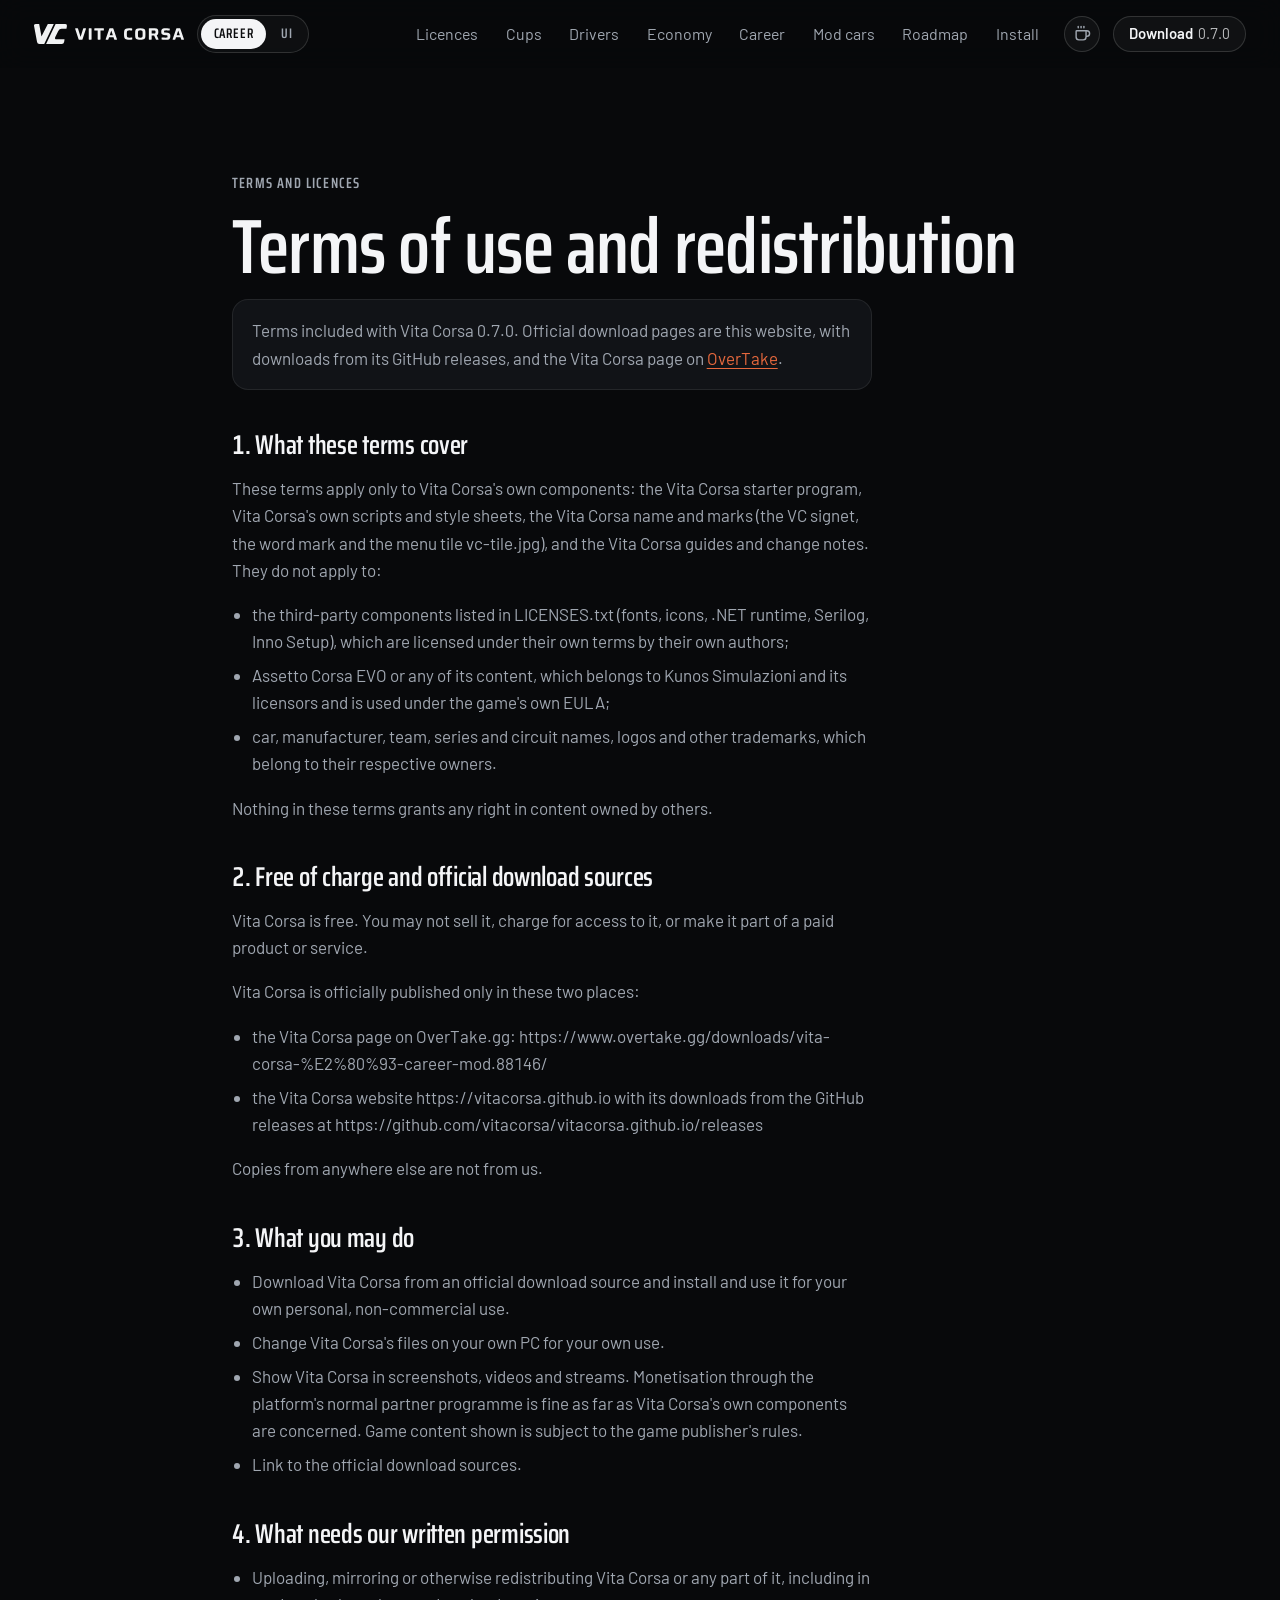
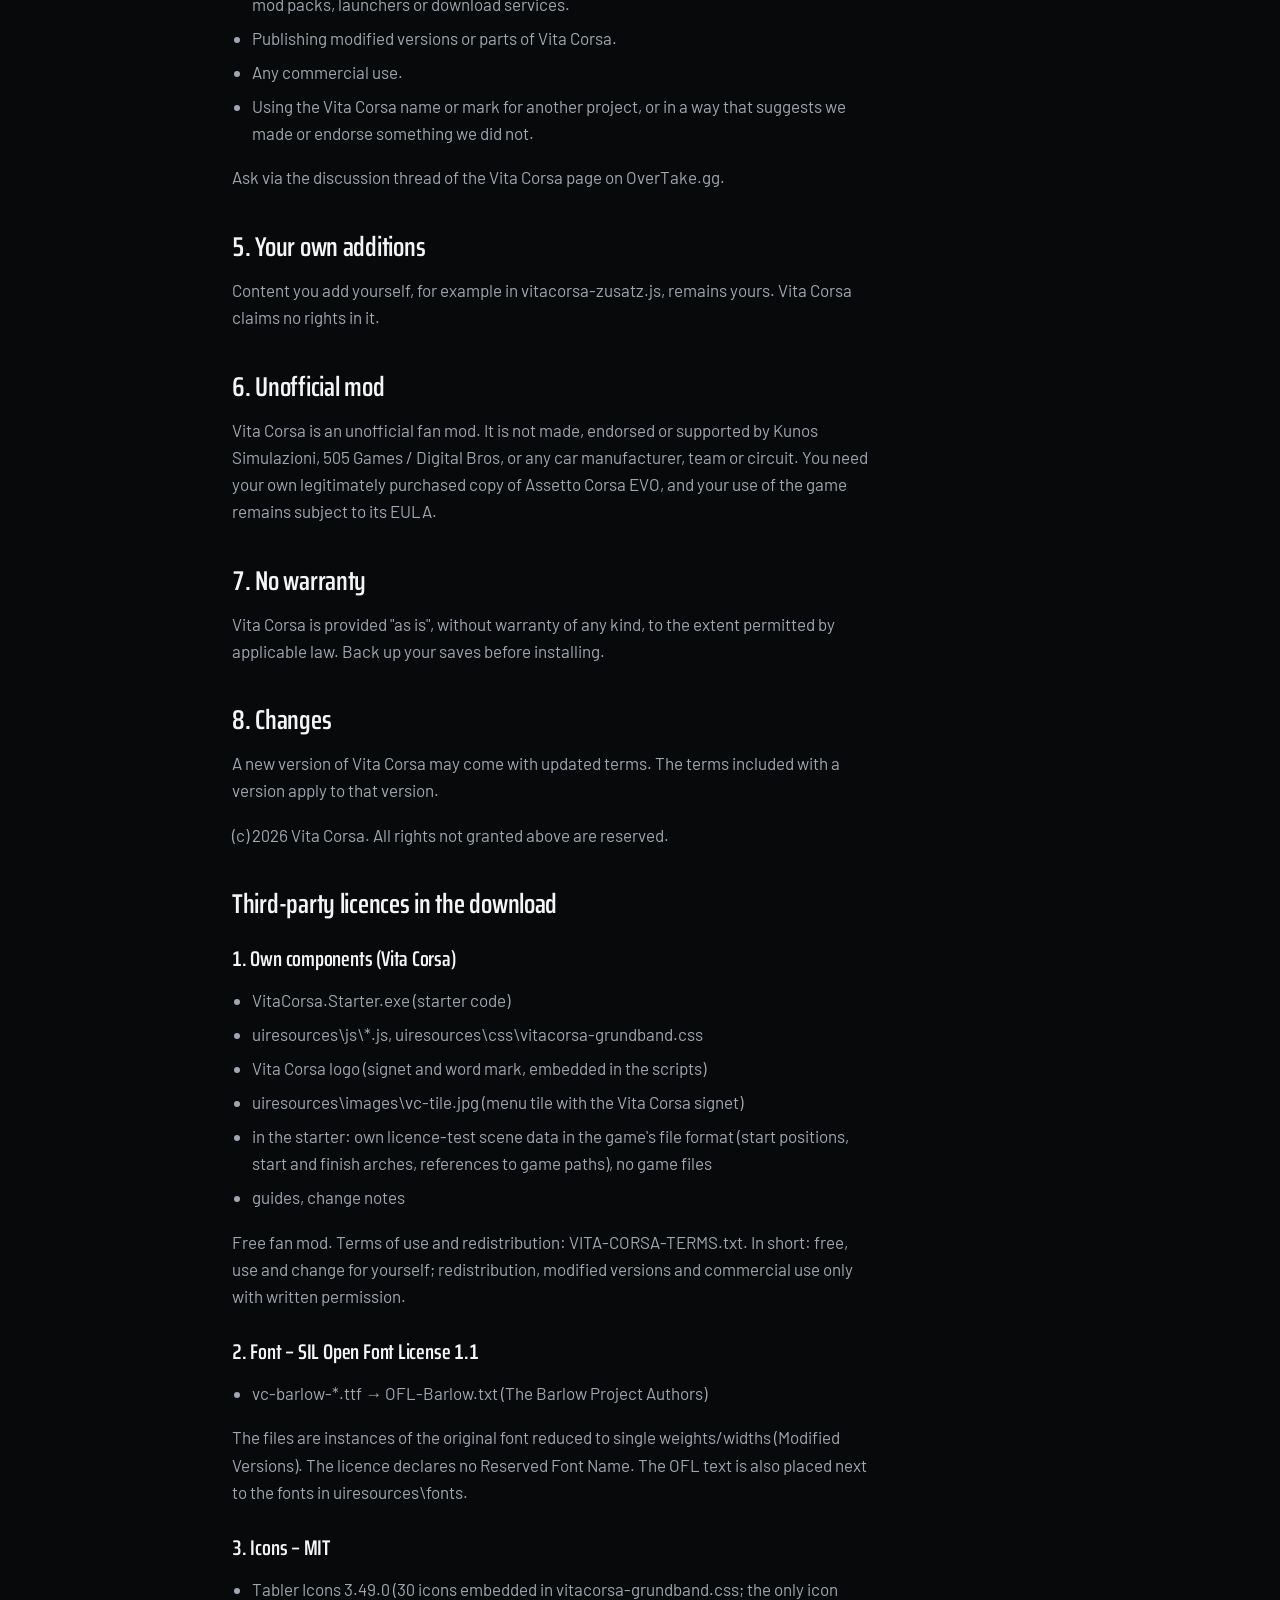
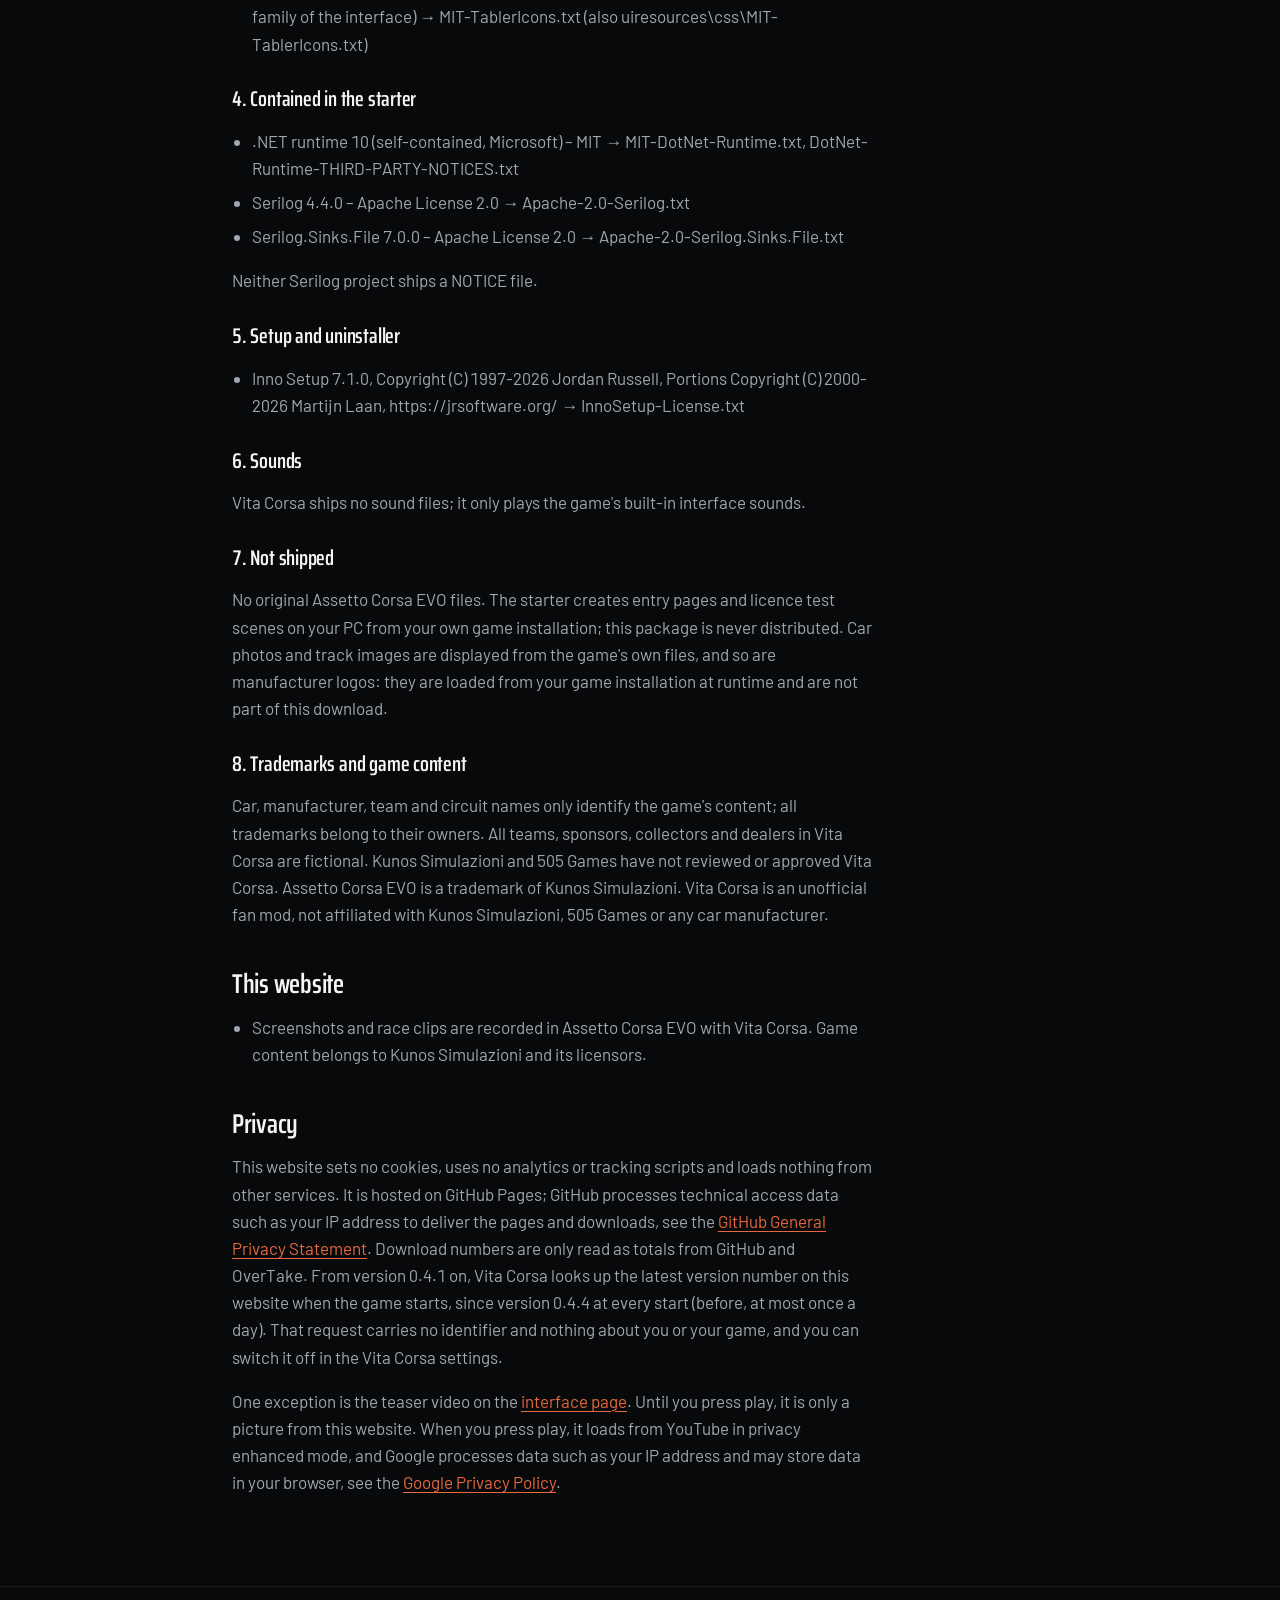
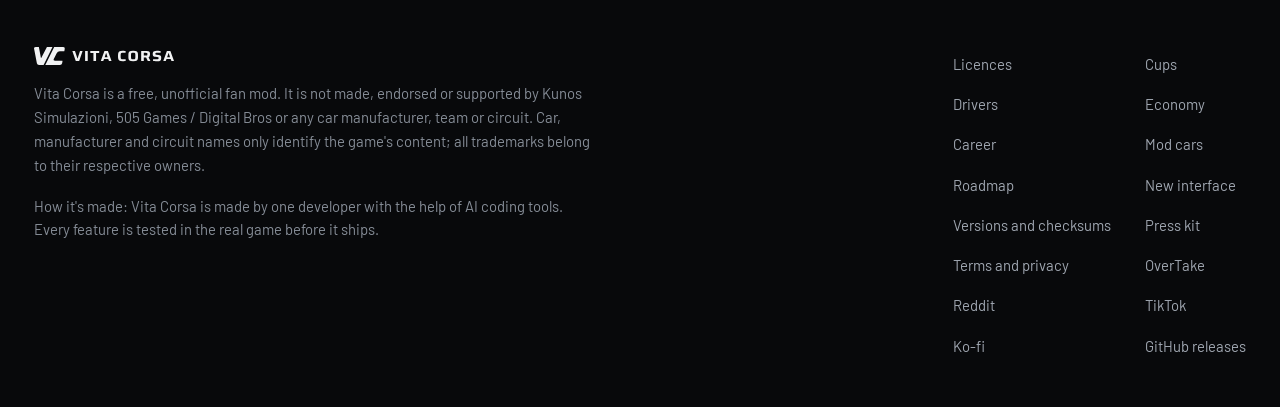
<file: terms.html>
<!DOCTYPE html><html lang="en" class="vc"> <head><meta charset="utf-8"><meta name="viewport" content="width=device-width, initial-scale=1"><title>Terms of use and redistribution · Vita Corsa</title><meta name="description" content="Terms of use, redistribution rules and third-party licences of Vita Corsa, plus the privacy notes for this website."><meta name="theme-color" content="#121417"><meta name="color-scheme" content="dark"><link rel="canonical" href="https://vitacorsa.github.io/terms.html"><meta property="og:type" content="website"><meta property="og:site_name" content="Vita Corsa"><meta property="og:title" content="Terms of use and redistribution · Vita Corsa"><meta property="og:description" content="Terms of use, redistribution rules and third-party licences of Vita Corsa, plus the privacy notes for this website."><meta property="og:url" content="https://vitacorsa.github.io/terms.html"><meta property="og:image" content="https://vitacorsa.github.io/teilen/terms.png"><meta property="og:image:width" content="1200"><meta property="og:image:height" content="630"><meta property="og:image:alt" content="Vita Corsa · Terms of use and redistribution"><meta name="twitter:card" content="summary_large_image"><link rel="icon" href="data:image/svg+xml,%3csvg%20xmlns='http://www.w3.org/2000/svg'%20viewBox='0%200%20298.60%20177.10'%20width='298.60'%20height='177.10'%20role='img'%20aria-labelledby='titel'%3e%3ctitle%20id='titel'%3eVita%20Corsa%20Signet,%20Kleinfassung%3c/title%3e%3cg%20id='signet'%20fill='%23121417'%3e%3cpath%20id='signet-v'%20d='M0.45%2016.66L26.86%20160.44Q29.92%20177.10%2047.63%20177.10L90.64%20177.10L175.00%200.00L122.31%200.00L68.08%20107.12Q67.10%20109.04%2066.44%20109.05Q65.78%20109.06%2065.43%20107.15L45.75%200.00L15.10%200.00Q6.25%200.00%202.58%204.17Q-1.08%208.33%200.45%2016.66Z'/%3e%3cpath%20id='signet-c'%20d='M197.77%200.00L113.41%20177.10L252.32%20177.10Q270.03%20177.10%20273.15%20159.39L276.90%20138.14Q277.34%20135.61%20274.81%20135.61L206.10%20135.61Q195.98%20135.61%20193.23%20130.76Q190.47%20125.91%20195.09%20116.22L221.45%2060.88Q230.69%2041.49%20250.93%2041.49L291.41%2041.49Q293.94%2041.49%20294.38%2038.96L298.13%2017.71Q301.25%200.00%20283.54%200.00Z'/%3e%3c/g%3e%3c/svg%3e" media="(prefers-color-scheme: light)"><link rel="icon" href="data:image/svg+xml,%3csvg%20xmlns='http://www.w3.org/2000/svg'%20viewBox='0%200%20298.60%20177.10'%20width='298.60'%20height='177.10'%20role='img'%20aria-labelledby='titel'%3e%3ctitle%20id='titel'%3eVita%20Corsa%20Signet,%20Kleinfassung%3c/title%3e%3cg%20id='signet'%20fill='%23F1F2F3'%3e%3cpath%20id='signet-v'%20d='M0.45%2016.66L26.86%20160.44Q29.92%20177.10%2047.63%20177.10L90.64%20177.10L175.00%200.00L122.31%200.00L68.08%20107.12Q67.10%20109.04%2066.44%20109.05Q65.78%20109.06%2065.43%20107.15L45.75%200.00L15.10%200.00Q6.25%200.00%202.58%204.17Q-1.08%208.33%200.45%2016.66Z'/%3e%3cpath%20id='signet-c'%20d='M197.77%200.00L113.41%20177.10L252.32%20177.10Q270.03%20177.10%20273.15%20159.39L276.90%20138.14Q277.34%20135.61%20274.81%20135.61L206.10%20135.61Q195.98%20135.61%20193.23%20130.76Q190.47%20125.91%20195.09%20116.22L221.45%2060.88Q230.69%2041.49%20250.93%2041.49L291.41%2041.49Q293.94%2041.49%20294.38%2038.96L298.13%2017.71Q301.25%200.00%20283.54%200.00Z'/%3e%3c/g%3e%3c/svg%3e" media="(prefers-color-scheme: dark)"><!-- Vorladen nur, was der Hero braucht (Saira, Barlow 400); die Ersatzschrift hat abgestimmte Maße (kein Springen) --><style>@font-face{font-family:Saira-022eff54fd130b6c;src:url("/_astro/fonts/645204fef8bec149.woff2") format("woff2");font-display:optional;unicode-range:U+20-7e, U+a0-ff, U+2010-2027, U+2030-203a, U+20ac, U+2122, U+2190-2193, U+2212;font-weight:620;font-style:normal;font-stretch:70%;}@font-face{font-family:Saira-022eff54fd130b6c;src:url("/_astro/fonts/5af8b186f16e7444.woff2") format("woff2");font-display:optional;unicode-range:U+100-17f;font-weight:620;font-style:normal;font-stretch:70%;}@font-face{font-family:"Saira-022eff54fd130b6c fallback: Arial";src:local("Arial Bold"),local("Arial-BoldMT");font-display:swap;font-weight:620;font-style:normal;size-adjust:76.0429%;ascent-override:149.2578%;descent-override:57.7305%;line-gap-override:0%;}:root{--schrift-saira:Saira-022eff54fd130b6c,"Saira-022eff54fd130b6c fallback: Arial",sans-serif;}</style> <link rel="preload" href="/_astro/fonts/645204fef8bec149.woff2" as="font" type="font/woff2" crossorigin><style>@font-face{font-family:Barlow-b5a63c2d7d5902aa;src:url("/_astro/fonts/40c164e5bf5017ab.woff2") format("woff2");font-display:optional;unicode-range:U+20-7e, U+a0-ff, U+2010-2027, U+2030-203a, U+20ac, U+2122, U+2190-2193, U+2212;font-weight:400;font-style:normal;}@font-face{font-family:Barlow-b5a63c2d7d5902aa;src:url("/_astro/fonts/9de6077158dc6e78.woff2") format("woff2");font-display:optional;unicode-range:U+100-17f;font-weight:400;font-style:normal;}@font-face{font-family:Barlow-b5a63c2d7d5902aa;src:url("/_astro/fonts/3ee02180d3c2185c.woff2") format("woff2");font-display:optional;unicode-range:U+20-7e, U+a0-ff, U+2010-2027, U+2030-203a, U+20ac, U+2122, U+2190-2193, U+2212;font-weight:600;font-style:normal;}@font-face{font-family:Barlow-b5a63c2d7d5902aa;src:url("/_astro/fonts/8a4772d2bec82686.woff2") format("woff2");font-display:optional;unicode-range:U+100-17f;font-weight:600;font-style:normal;}@font-face{font-family:"Barlow-b5a63c2d7d5902aa fallback: Arial";src:local("Arial");font-display:swap;font-weight:400;font-style:normal;size-adjust:96.68%;ascent-override:103.4341%;descent-override:20.6868%;line-gap-override:0%;}@font-face{font-family:"Barlow-b5a63c2d7d5902aa fallback: Arial";src:local("Arial Bold"),local("Arial-BoldMT");font-display:swap;font-weight:600;font-style:normal;size-adjust:96.68%;ascent-override:103.4341%;descent-override:20.6868%;line-gap-override:0%;}:root{--schrift-barlow:Barlow-b5a63c2d7d5902aa,"Barlow-b5a63c2d7d5902aa fallback: Arial",sans-serif;}</style> <link rel="preload" href="/_astro/fonts/40c164e5bf5017ab.woff2" as="font" type="font/woff2" crossorigin><link rel="preload" href="/_astro/fonts/3ee02180d3c2185c.woff2" as="font" type="font/woff2" crossorigin><style>.vc .rm-titel{padding-block:clamp(3rem,7vw,5.5rem) clamp(2rem,4vw,3rem)}.vc .rm-titel h1{max-width:13ch;margin-top:.5rem;font-size:clamp(3rem,7vw,6.5rem);line-height:.9}.vc .rm-titel>p{color:var(--text-2);max-width:58ch;margin-top:1.25rem;font-size:clamp(1.0625rem,1.3vw,1.25rem)}.vc .rm-titel .stand{margin-top:1rem;font-size:.9375rem}.vc .rm-legende{background:var(--flaeche);border:1px solid var(--linie);color:var(--text-2);flex-wrap:wrap;gap:.5rem 1.25rem;margin-top:2rem;padding:.9rem 1.1rem;font-size:.9375rem;list-style:none;display:flex}.vc .rm-legende li{align-items:center;gap:.5rem;display:inline-flex}.vc [data-status]{--status:var(--text-2)}.vc [data-status=in_arbeit]{--status:#e6683d}.vc [data-status=fertig],.vc [data-status=erschienen]{--status:#63be90}.vc [data-status=wird_geprueft]{--status:#ddb85c}.vc [data-status=angehalten],.vc [data-status=nicht_moeglich],.vc [data-status=nicht_geplant]{--status:#6b727a}.vc .rm-legende li[data-status]:before,.vc .rm-status:before{content:"";background:var(--status);border-radius:50%;flex:none;width:.7rem;height:.7rem}.vc [data-status=geplant] .rm-status:before,.vc .rm-legende li[data-status=geplant]:before{box-shadow:inset 0 0 0 2px var(--status);background:0 0}.vc .rm-block{border-top:1px solid var(--linie-stark);padding-block:clamp(2.5rem,5vw,4rem)}.vc .rm-block .kopfzeile{flex-wrap:wrap;justify-content:space-between;align-items:baseline;gap:.5rem 2rem;display:flex}.vc .rm-block .kopfzeile span,.vc .rm-block .kopfzeile a{color:var(--text-2);font:600 1rem var(--etikett)}.vc .rm-block .kopfzeile a{color:var(--akzent-text)}.vc .rm-fortschritt{background:var(--linie);height:6px;margin-top:1.1rem;position:relative}.vc .rm-fortschritt i{background:#63be90;position:absolute;inset:0 auto 0 0}.vc .rm-satz{color:var(--text-2);margin-top:1.1rem}.vc .rm-karten{grid-template-columns:repeat(auto-fill,minmax(min(100%,22rem),1fr));gap:1px;margin-top:1.75rem;display:grid}.vc .rm-karte{background:var(--flaeche);box-shadow:0 0 0 1px var(--linie);align-content:start;gap:.55rem;padding:1.25rem 1.3rem 1.4rem;display:grid}.vc .rm-kopf{font:600 .875rem var(--etikett);color:var(--text-2);justify-content:space-between;gap:1rem;display:flex}.vc .rm-status{color:var(--text);align-items:center;gap:.45rem;display:inline-flex}.vc .rm-karte h3{font-size:1.35rem}.vc .rm-karte p{color:var(--text-2);font-size:1rem}.vc .rm-karte .pruefung{border-left:2px solid #ddb85c;padding-left:.75rem;font-size:.9375rem}.vc .wunsch{border:1px solid var(--linie-stark);font:600 .8125rem var(--etikett);color:var(--text);border-radius:8px;justify-self:start;padding:.15rem .55rem}.vc .rm-erschienen{border-top:1px solid var(--linie);margin-top:1.25rem;padding:0;list-style:none}.vc .rm-erschienen li{border-bottom:1px solid var(--linie);grid-template-columns:5rem 1fr auto;align-items:baseline;gap:1rem;padding:.75rem 0;display:grid}.vc .rm-erschienen b{font:620 1.4rem/1 var(--display);font-stretch:70%}.vc .rm-erschienen time,.vc .rm-erschienen span{color:var(--text-2)}.vc .rm-idee{background:var(--flaeche)}.vc .rm-idee h2{margin-top:.4rem}.vc .rm-idee p{color:var(--text-2);margin-top:.75rem}.vc .rm-idee a{color:var(--akzent-text)}.vc .dokument{max-width:calc(48rem + 2 * var(--rand));padding-block:clamp(3rem,7vw,5.5rem)}.vc .dokument h1{margin-top:.5rem;font-size:clamp(2.6rem,6vw,4.75rem);line-height:.92}.vc .dokument h2{margin-top:2.5rem;font-size:1.6rem}.vc .dokument p,.vc .dokument ul{color:var(--text-2);overflow-wrap:anywhere;margin-top:1rem}.vc .dokument h3{margin-top:1.75rem;font-size:1.25rem}.vc .dokument ul{gap:.4rem;max-width:64ch;padding-left:1.2rem;display:grid}.vc .dokument b{color:var(--text)}.vc .dokument a:not(.knopf){color:var(--akzent-text)}.vc .dokument .stand{background:var(--flaeche);border:1px solid var(--linie);padding:1rem 1.1rem}.vc .rm-produkt{color:#f1f2f3;letter-spacing:.04em;white-space:nowrap;border-radius:999px;margin-left:.6rem;padding:.1rem .5rem;font-size:.75rem;text-decoration:none;box-shadow:0 0 0 1px #bd000099}.vc .rm-produkt:hover{background:#bd000040}
</style><link rel="stylesheet" href="/_astro/Basis.DYaaWCUF.css"></head> <body> <a class="springen" href="#inhalt">Skip to content</a> <header class="kopf"> <a class="kopf-logo" href="/" aria-label="Vita Corsa home"><img src="/_astro/vita-corsa_logo-horizontal_hell.Br6Usjna.svg" alt="Vita Corsa" width="150" height="20"><img class="kopf-signet" src="data:image/svg+xml,%3csvg%20xmlns='http://www.w3.org/2000/svg'%20viewBox='0%200%20298.60%20177.10'%20width='298.60'%20height='177.10'%20role='img'%20aria-labelledby='titel'%3e%3ctitle%20id='titel'%3eVita%20Corsa%20Signet,%20Kleinfassung%3c/title%3e%3cg%20id='signet'%20fill='%23F1F2F3'%3e%3cpath%20id='signet-v'%20d='M0.45%2016.66L26.86%20160.44Q29.92%20177.10%2047.63%20177.10L90.64%20177.10L175.00%200.00L122.31%200.00L68.08%20107.12Q67.10%20109.04%2066.44%20109.05Q65.78%20109.06%2065.43%20107.15L45.75%200.00L15.10%200.00Q6.25%200.00%202.58%204.17Q-1.08%208.33%200.45%2016.66Z'/%3e%3cpath%20id='signet-c'%20d='M197.77%200.00L113.41%20177.10L252.32%20177.10Q270.03%20177.10%20273.15%20159.39L276.90%20138.14Q277.34%20135.61%20274.81%20135.61L206.10%20135.61Q195.98%20135.61%20193.23%20130.76Q190.47%20125.91%20195.09%20116.22L221.45%2060.88Q230.69%2041.49%20250.93%2041.49L291.41%2041.49Q293.94%2041.49%20294.38%2038.96L298.13%2017.71Q301.25%200.00%20283.54%200.00Z'/%3e%3c/g%3e%3c/svg%3e" alt="" width="28" height="20"></a> <nav class="kopf-produkte" aria-label="Products"> <a href="/" aria-current="true">Career</a><a href="/interface.html">UI</a> </nav> <nav class="kopf-nav" aria-label="Main"> <ul role="list"> <li><a href="/licences.html">Licences</a></li><li><a href="/cups.html">Cups</a></li><li><a href="/drivers.html">Drivers</a></li><li><a href="/economy.html">Economy</a></li><li><a href="/career.html">Career</a></li><li><a href="/mod-cars.html">Mod cars</a></li><li><a href="/roadmap.html">Roadmap</a></li><li><a href="/#install">Install</a></li> </ul> </nav> <details class="kopf-menue"> <summary>Menu</summary> <ul role="list"> <li><a href="/licences.html">Licences</a></li><li><a href="/cups.html">Cups</a></li><li><a href="/drivers.html">Drivers</a></li><li><a href="/economy.html">Economy</a></li><li><a href="/career.html">Career</a></li><li><a href="/mod-cars.html">Mod cars</a></li><li><a href="/roadmap.html">Roadmap</a></li><li><a href="/#install">Install</a></li> <li class="kopf-menue-kofi"><a href="https://ko-fi.com/filthyjoker"><svg xmlns="http://www.w3.org/2000/svg" width="24" height="24" viewBox="0 0 24 24" fill="none" stroke="currentColor" stroke-width="2" stroke-linecap="round" stroke-linejoin="round" class="lucide lucide-coffee" aria-hidden="true"> <path d="M10 2v2"></path><path d="M14 2v2"></path><path d="M16 8a1 1 0 0 1 1 1v8a4 4 0 0 1-4 4H7a4 4 0 0 1-4-4V9a1 1 0 0 1 1-1h14a4 4 0 1 1 0 8h-1"></path><path d="M6 2v2"></path>  </svg>Support on Ko-fi</a></li> </ul> </details> <a class="kopf-kofi" href="https://ko-fi.com/filthyjoker" aria-label="Support Vita Corsa on Ko-fi" title="Support on Ko-fi"><svg xmlns="http://www.w3.org/2000/svg" width="24" height="24" viewBox="0 0 24 24" fill="none" stroke="currentColor" stroke-width="2" stroke-linecap="round" stroke-linejoin="round" class="lucide lucide-coffee" aria-hidden="true"> <path d="M10 2v2"></path><path d="M14 2v2"></path><path d="M16 8a1 1 0 0 1 1 1v8a4 4 0 0 1-4 4H7a4 4 0 0 1-4-4V9a1 1 0 0 1 1-1h14a4 4 0 1 1 0 8h-1"></path><path d="M6 2v2"></path>  </svg></a> <a class="kopf-laden" href="https://github.com/vitacorsa/vitacorsa.github.io/releases/download/v0.7.0/VitaCorsa-0.7.0.zip">Download <span>0.7.0</span></a> </header> <main id="inhalt">  <article class="dokument"> <p class="etikett">Terms and licences</p> <h1>Terms of use and redistribution</h1> <p class="stand">Terms included with Vita Corsa 0.7.0. <span>Official download pages are this website, with downloads from its GitHub releases, and the Vita Corsa page on <a href="https://www.overtake.gg/downloads/vita-corsa-%E2%80%93-career-mod.88146/">OverTake</a>.</span></p> <h2>1. What these terms cover</h2><p>These terms apply only to Vita Corsa&#39;s own components: the Vita Corsa starter program, Vita Corsa&#39;s own scripts and style sheets, the Vita Corsa name and marks (the VC signet, the word mark and the menu tile vc-tile.jpg), and the Vita Corsa guides and change notes. They do not apply to:</p><ul><li>the third-party components listed in LICENSES.txt (fonts, icons, .NET runtime, Serilog, Inno Setup), which are licensed under their own terms by their own authors;</li><li>Assetto Corsa EVO or any of its content, which belongs to Kunos Simulazioni and its licensors and is used under the game&#39;s own EULA;</li><li>car, manufacturer, team, series and circuit names, logos and other trademarks, which belong to their respective owners.</li></ul><p>Nothing in these terms grants any right in content owned by others.</p><h2>2. Free of charge and official download sources</h2><p>Vita Corsa is free. You may not sell it, charge for access to it, or make it part of a paid product or service.</p><p>Vita Corsa is officially published only in these two places:</p><ul><li>the Vita Corsa page on OverTake.gg: https://www.overtake.gg/downloads/vita-corsa-%E2%80%93-career-mod.88146/</li><li>the Vita Corsa website https://vitacorsa.github.io with its downloads from the GitHub releases at https://github.com/vitacorsa/vitacorsa.github.io/releases</li></ul><p>Copies from anywhere else are not from us.</p><h2>3. What you may do</h2><ul><li>Download Vita Corsa from an official download source and install and use it for your own personal, non-commercial use.</li><li>Change Vita Corsa&#39;s files on your own PC for your own use.</li><li>Show Vita Corsa in screenshots, videos and streams. Monetisation through the platform&#39;s normal partner programme is fine as far as Vita Corsa&#39;s own components are concerned. Game content shown is subject to the game publisher&#39;s rules.</li><li>Link to the official download sources.</li></ul><h2>4. What needs our written permission</h2><ul><li>Uploading, mirroring or otherwise redistributing Vita Corsa or any part of it, including in mod packs, launchers or download services.</li><li>Publishing modified versions or parts of Vita Corsa.</li><li>Any commercial use.</li><li>Using the Vita Corsa name or mark for another project, or in a way that suggests we made or endorse something we did not.</li></ul><p>Ask via the discussion thread of the Vita Corsa page on OverTake.gg.</p><h2>5. Your own additions</h2><p>Content you add yourself, for example in vitacorsa-zusatz.js, remains yours. Vita Corsa claims no rights in it.</p><h2>6. Unofficial mod</h2><p>Vita Corsa is an unofficial fan mod. It is not made, endorsed or supported by Kunos Simulazioni, 505 Games / Digital Bros, or any car manufacturer, team or circuit. You need your own legitimately purchased copy of Assetto Corsa EVO, and your use of the game remains subject to its EULA.</p><h2>7. No warranty</h2><p>Vita Corsa is provided &quot;as is&quot;, without warranty of any kind, to the extent permitted by applicable law. Back up your saves before installing.</p><h2>8. Changes</h2><p>A new version of Vita Corsa may come with updated terms. The terms included with a version apply to that version.</p><p>(c) 2026 Vita Corsa. All rights not granted above are reserved.</p> <h2 id="licences">Third-party licences in the download</h2>  <h3>1. Own components (Vita Corsa)</h3> <ul><li>VitaCorsa.Starter.exe (starter code)</li><li>uiresources\js\*.js, uiresources\css\vitacorsa-grundband.css</li><li>Vita Corsa logo (signet and word mark, embedded in the scripts)</li><li>uiresources\images\vc-tile.jpg (menu tile with the Vita Corsa signet)</li><li>in the starter: own licence-test scene data in the game&#39;s file format (start positions, start and finish arches, references to game paths), no game files</li><li>guides, change notes</li></ul><p>Free fan mod. Terms of use and redistribution: VITA-CORSA-TERMS.txt. In short: free, use and change for yourself; redistribution, modified versions and commercial use only with written permission.</p>  <h3>2. Font – SIL Open Font License 1.1</h3> <ul><li>vc-barlow-*.ttf   → OFL-Barlow.txt       (The Barlow Project Authors)</li></ul><p>The files are instances of the original font reduced to single weights/widths (Modified Versions). The licence declares no Reserved Font Name. The OFL text is also placed next to the fonts in uiresources\fonts.</p>  <h3>3. Icons – MIT</h3> <ul><li>Tabler Icons 3.49.0 (30 icons embedded in vitacorsa-grundband.css; the only icon family of the interface) → MIT-TablerIcons.txt (also uiresources\css\MIT-TablerIcons.txt)</li></ul>  <h3>4. Contained in the starter</h3> <ul><li>.NET runtime 10 (self-contained, Microsoft) – MIT → MIT-DotNet-Runtime.txt, DotNet-Runtime-THIRD-PARTY-NOTICES.txt</li><li>Serilog 4.4.0 – Apache License 2.0 → Apache-2.0-Serilog.txt</li><li>Serilog.Sinks.File 7.0.0 – Apache License 2.0 → Apache-2.0-Serilog.Sinks.File.txt</li></ul><p>Neither Serilog project ships a NOTICE file.</p>  <h3>5. Setup and uninstaller</h3> <ul><li>Inno Setup 7.1.0, Copyright (C) 1997-2026 Jordan Russell, Portions Copyright (C) 2000-2026 Martijn Laan, https://jrsoftware.org/ → InnoSetup-License.txt</li></ul>  <h3>6. Sounds</h3> <p>Vita Corsa ships no sound files; it only plays the game&#39;s built-in interface sounds.</p>  <h3>7. Not shipped</h3> <p>No original Assetto Corsa EVO files. The starter creates entry pages and licence test scenes on your PC from your own game installation; this package is never distributed. Car photos and track images are displayed from the game&#39;s own files, and so are manufacturer logos: they are loaded from your game installation at runtime and are not part of this download.</p>  <h3>8. Trademarks and game content</h3> <p>Car, manufacturer, team and circuit names only identify the game&#39;s content; all trademarks belong to their owners. All teams, sponsors, collectors and dealers in Vita Corsa are fictional. Kunos Simulazioni and 505 Games have not reviewed or approved Vita Corsa. Assetto Corsa EVO is a trademark of Kunos Simulazioni. Vita Corsa is an unofficial fan mod, not affiliated with Kunos Simulazioni, 505 Games or any car manufacturer.</p>  <h2 id="website">This website</h2> <ul> <li>Screenshots and race clips are recorded in Assetto Corsa EVO with Vita Corsa. Game content belongs to Kunos Simulazioni and its licensors.</li> </ul> <h2 id="privacy">Privacy</h2> <p>This website sets no cookies, uses no analytics or tracking scripts and loads nothing from other services. It is hosted on GitHub Pages; GitHub processes technical access data such as your IP address to deliver the pages and downloads, see the <a href="https://docs.github.com/en/site-policy/privacy-policies/github-general-privacy-statement">GitHub General Privacy Statement</a>. Download numbers are only read as totals from GitHub and OverTake. From version 0.4.1 on, Vita Corsa looks up the latest version number on this website when the game starts, since version 0.4.4 at every start (before, at most once a day). That request carries no identifier and nothing about you or your game, and you can switch it off in the Vita Corsa settings.</p> <p id="video">One exception is the teaser video on the <a href="/interface.html">interface page</a>. Until you press play, it is only a picture from this website. When you press play, it loads from YouTube in privacy enhanced mode, and Google processes data such as your IP address and may store data in your browser, see the <a href="https://policies.google.com/privacy">Google Privacy Policy</a>.</p> </article>  </main> <footer class="fuss"> <div class="fuss-marke"> <img src="/_astro/vita-corsa_logo-horizontal_hell.Br6Usjna.svg" alt="Vita Corsa" width="150" height="20"> <p>Vita Corsa is a free, unofficial fan mod. It is not made, endorsed or supported by Kunos Simulazioni, 505 Games / Digital Bros or any car manufacturer, team or circuit. Car, manufacturer and circuit names only identify the game's content; all trademarks belong to their respective owners.</p> <p>How it's made: Vita Corsa is made by one developer with the help of AI coding tools. Every feature is tested in the real game before it ships.</p> </div> <nav class="fuss-nav" aria-label="Elsewhere"> <ul role="list"> <li><a href="/licences.html">Licences</a></li><li><a href="/cups.html">Cups</a></li><li><a href="/drivers.html">Drivers</a></li><li><a href="/economy.html">Economy</a></li><li><a href="/career.html">Career</a></li><li><a href="/mod-cars.html">Mod cars</a></li><li><a href="/roadmap.html">Roadmap</a></li> <li><a href="/interface.html">New interface</a></li><li><a href="/versions.html">Versions and checksums</a></li><li><a href="/press.html">Press kit</a></li><li><a href="/terms.html">Terms and privacy</a></li> <li><a href="https://www.overtake.gg/downloads/vita-corsa-%E2%80%93-career-mod.88146/">OverTake</a></li><li><a href="https://www.reddit.com/r/assettocorsaevo/">Reddit</a></li><li><a href="https://www.tiktok.com/@vitacorsa.career">TikTok</a></li><li><a href="https://ko-fi.com/filthyjoker">Ko-fi</a></li> <li><a href="https://github.com/vitacorsa/vitacorsa.github.io/releases">GitHub releases</a></li> </ul> </nav> </footer> </body> </html>
</file>
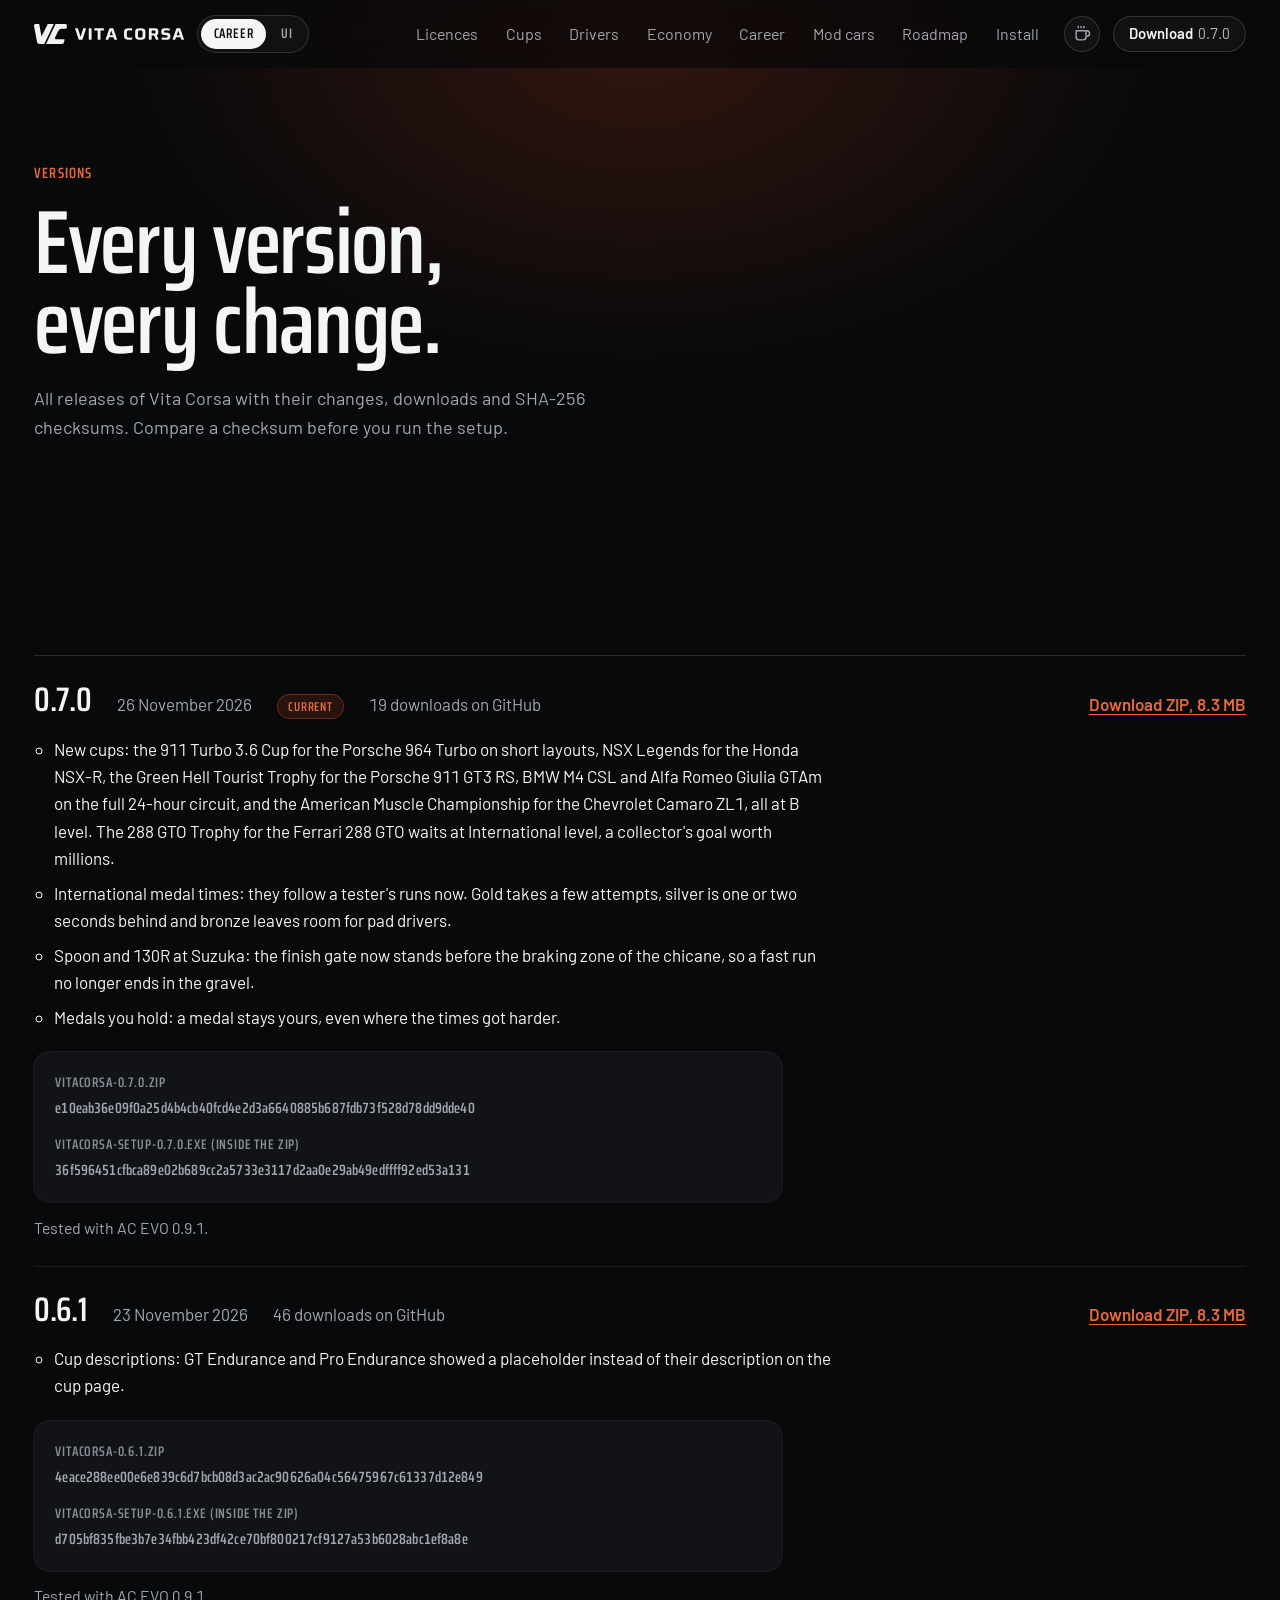
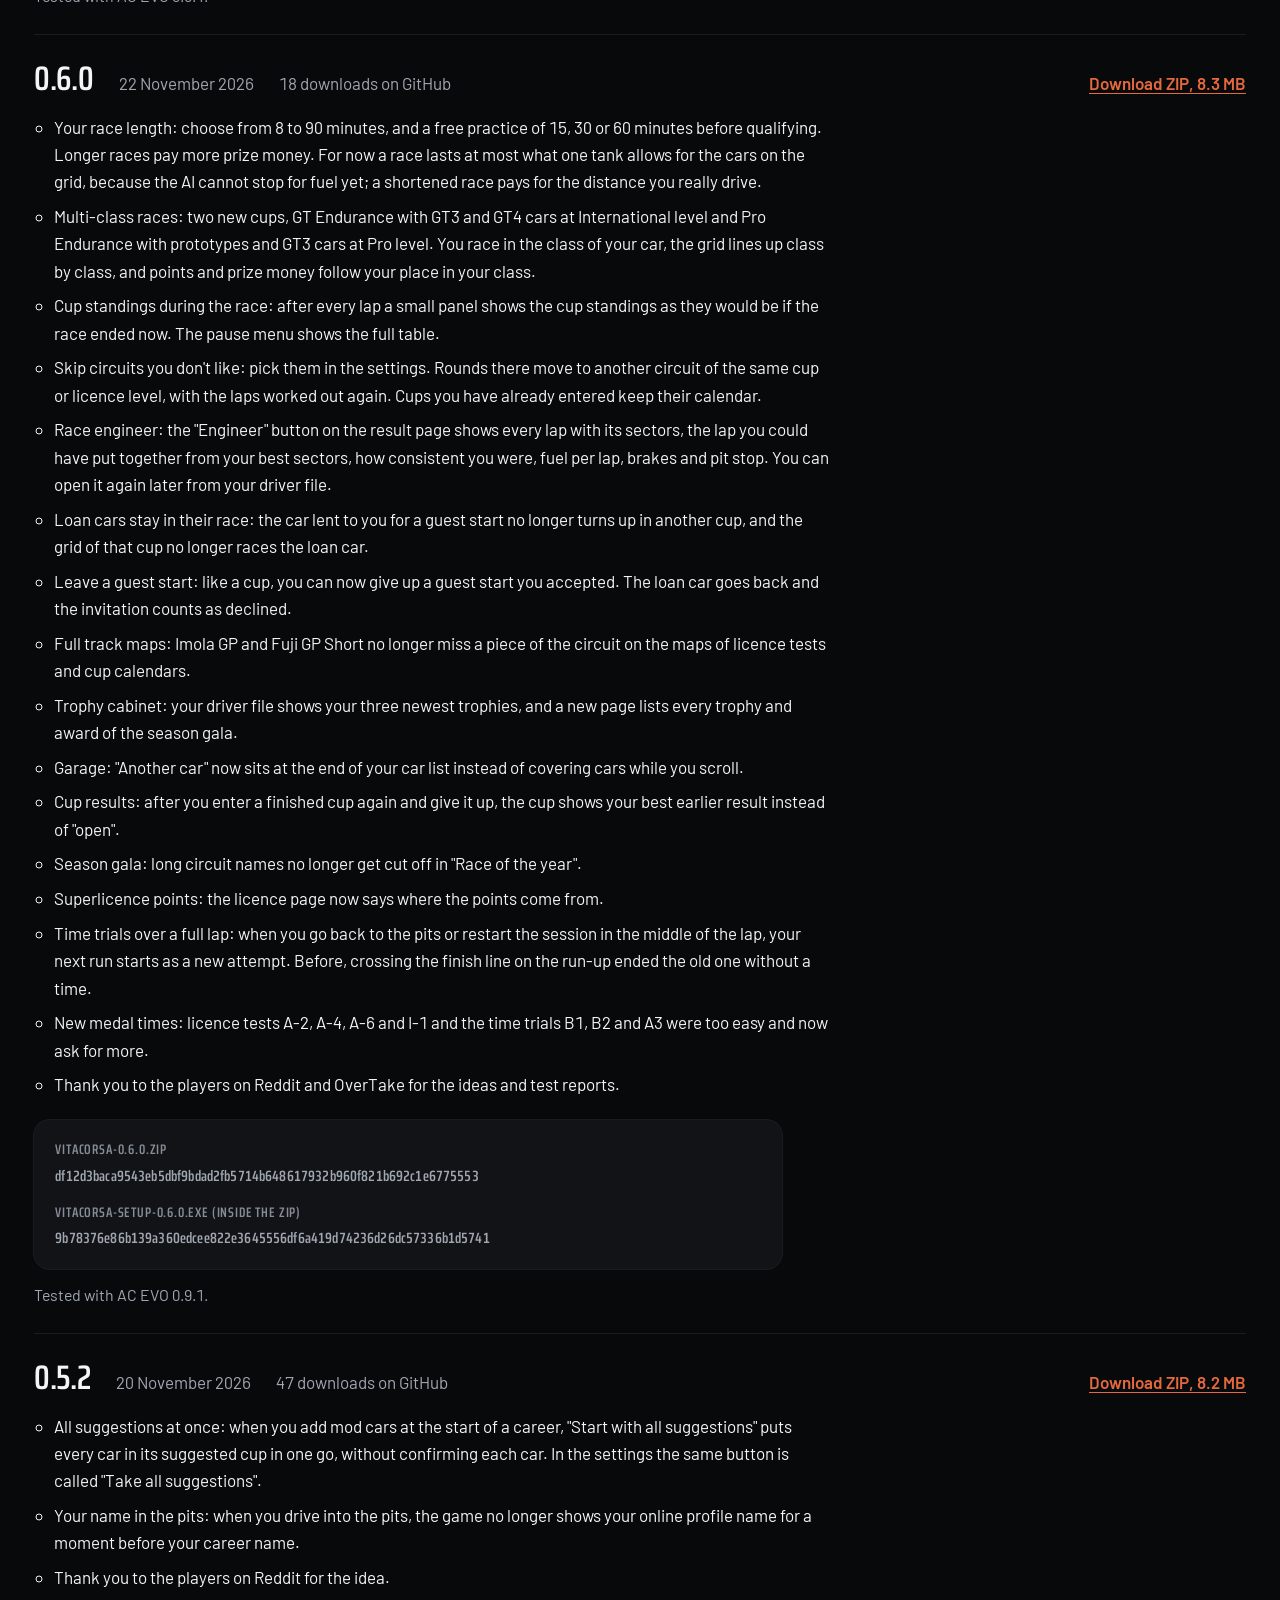
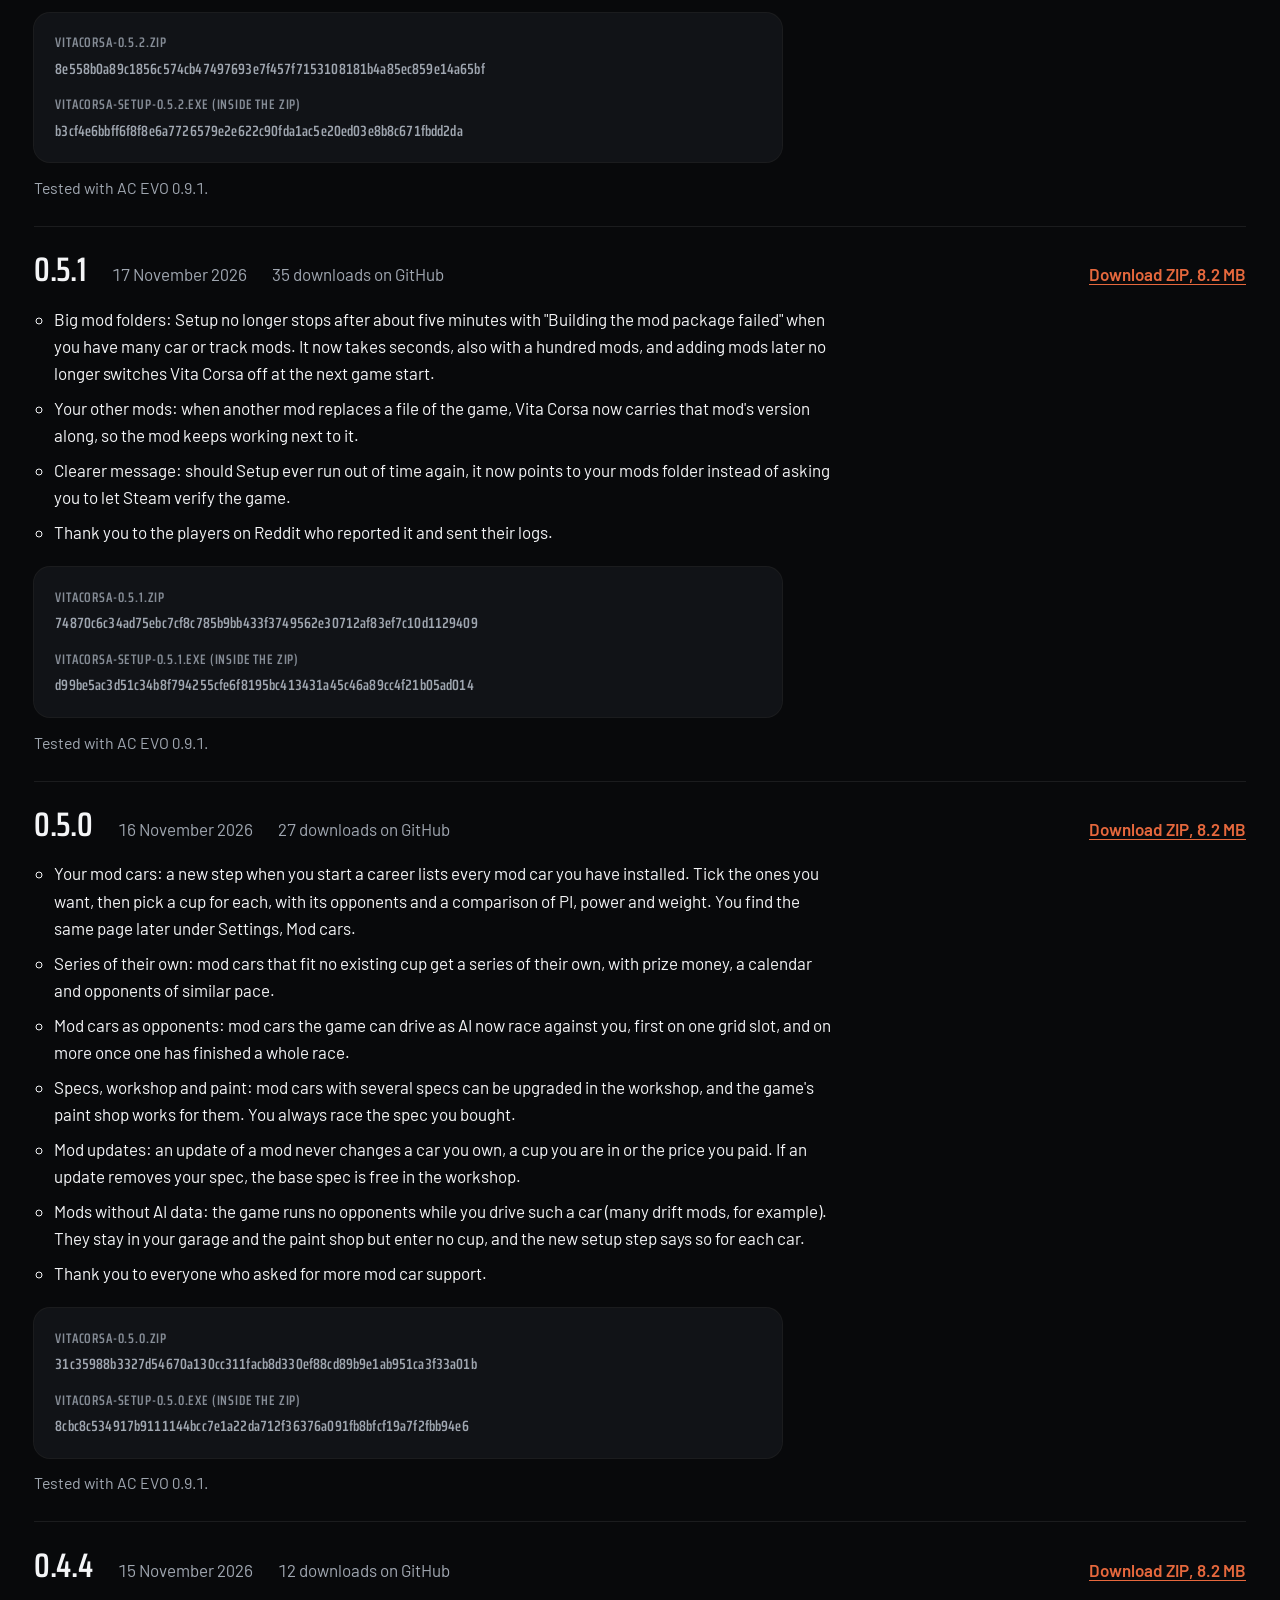
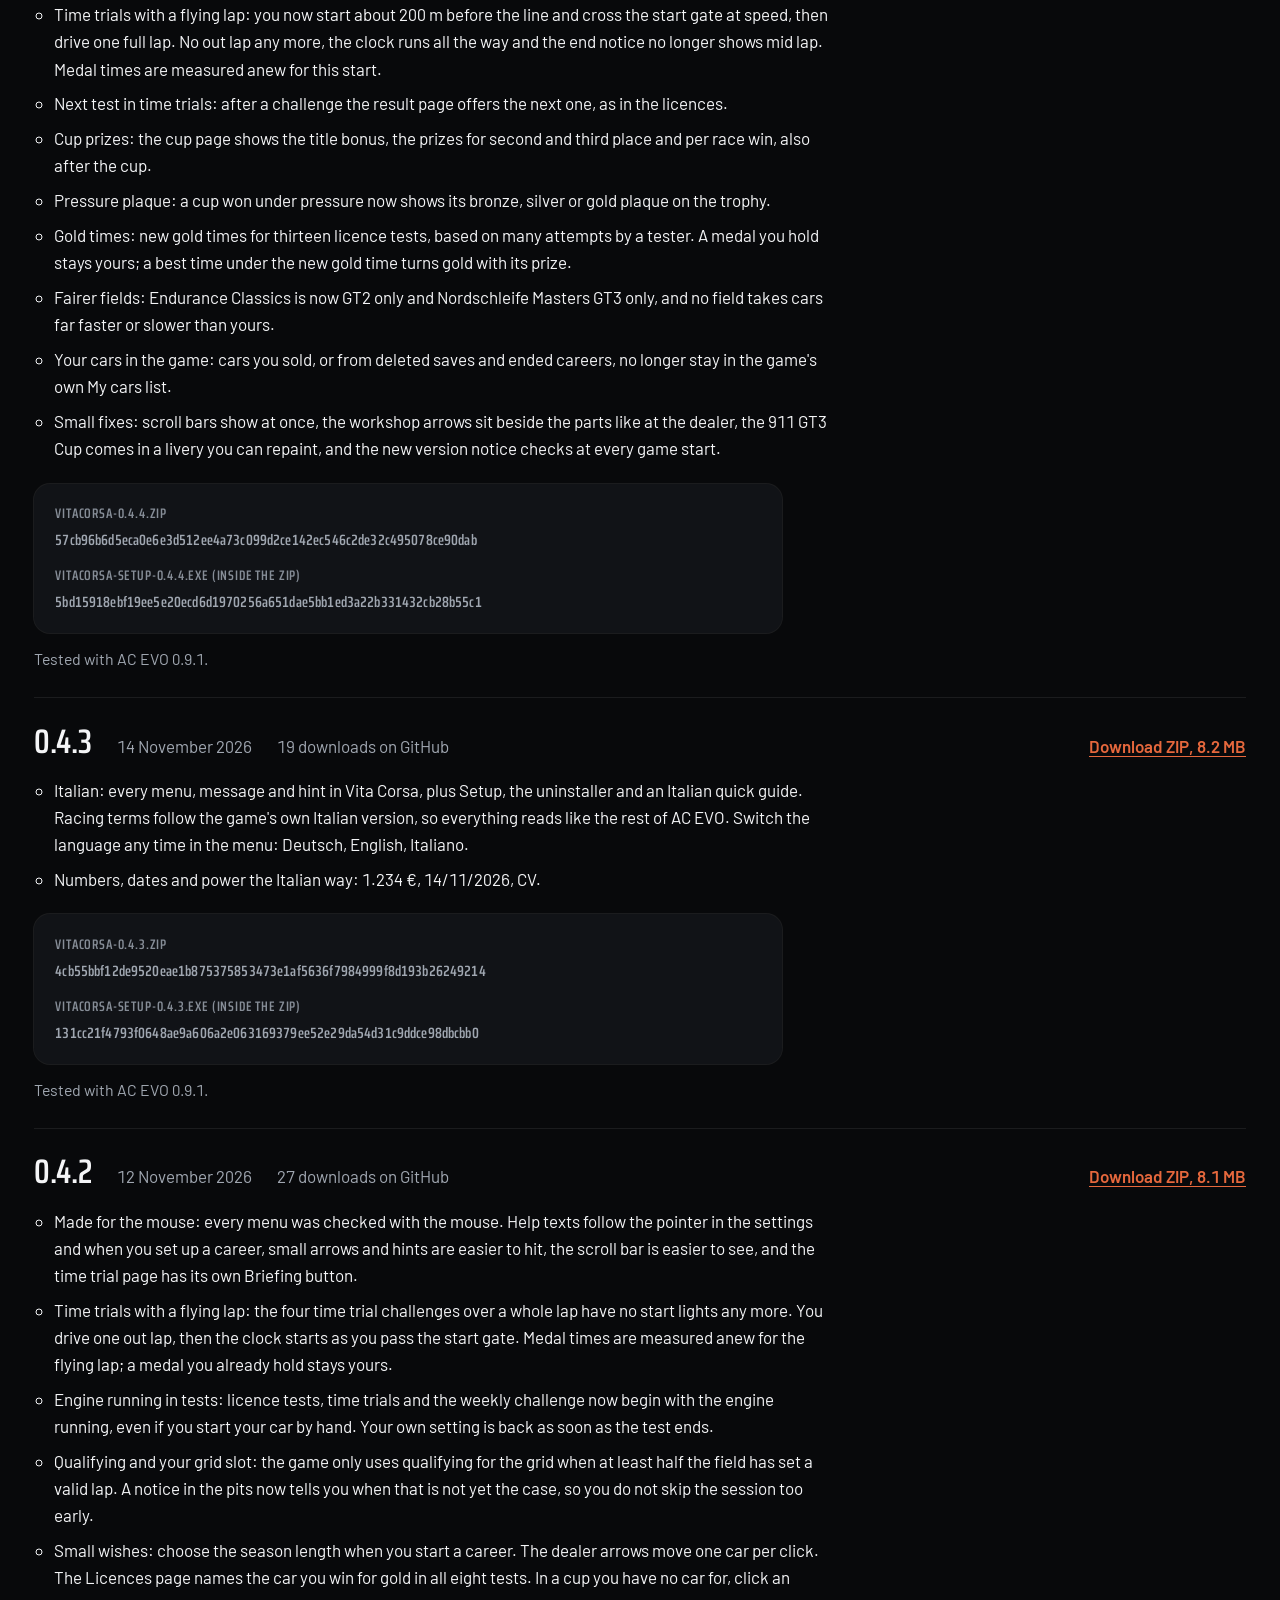
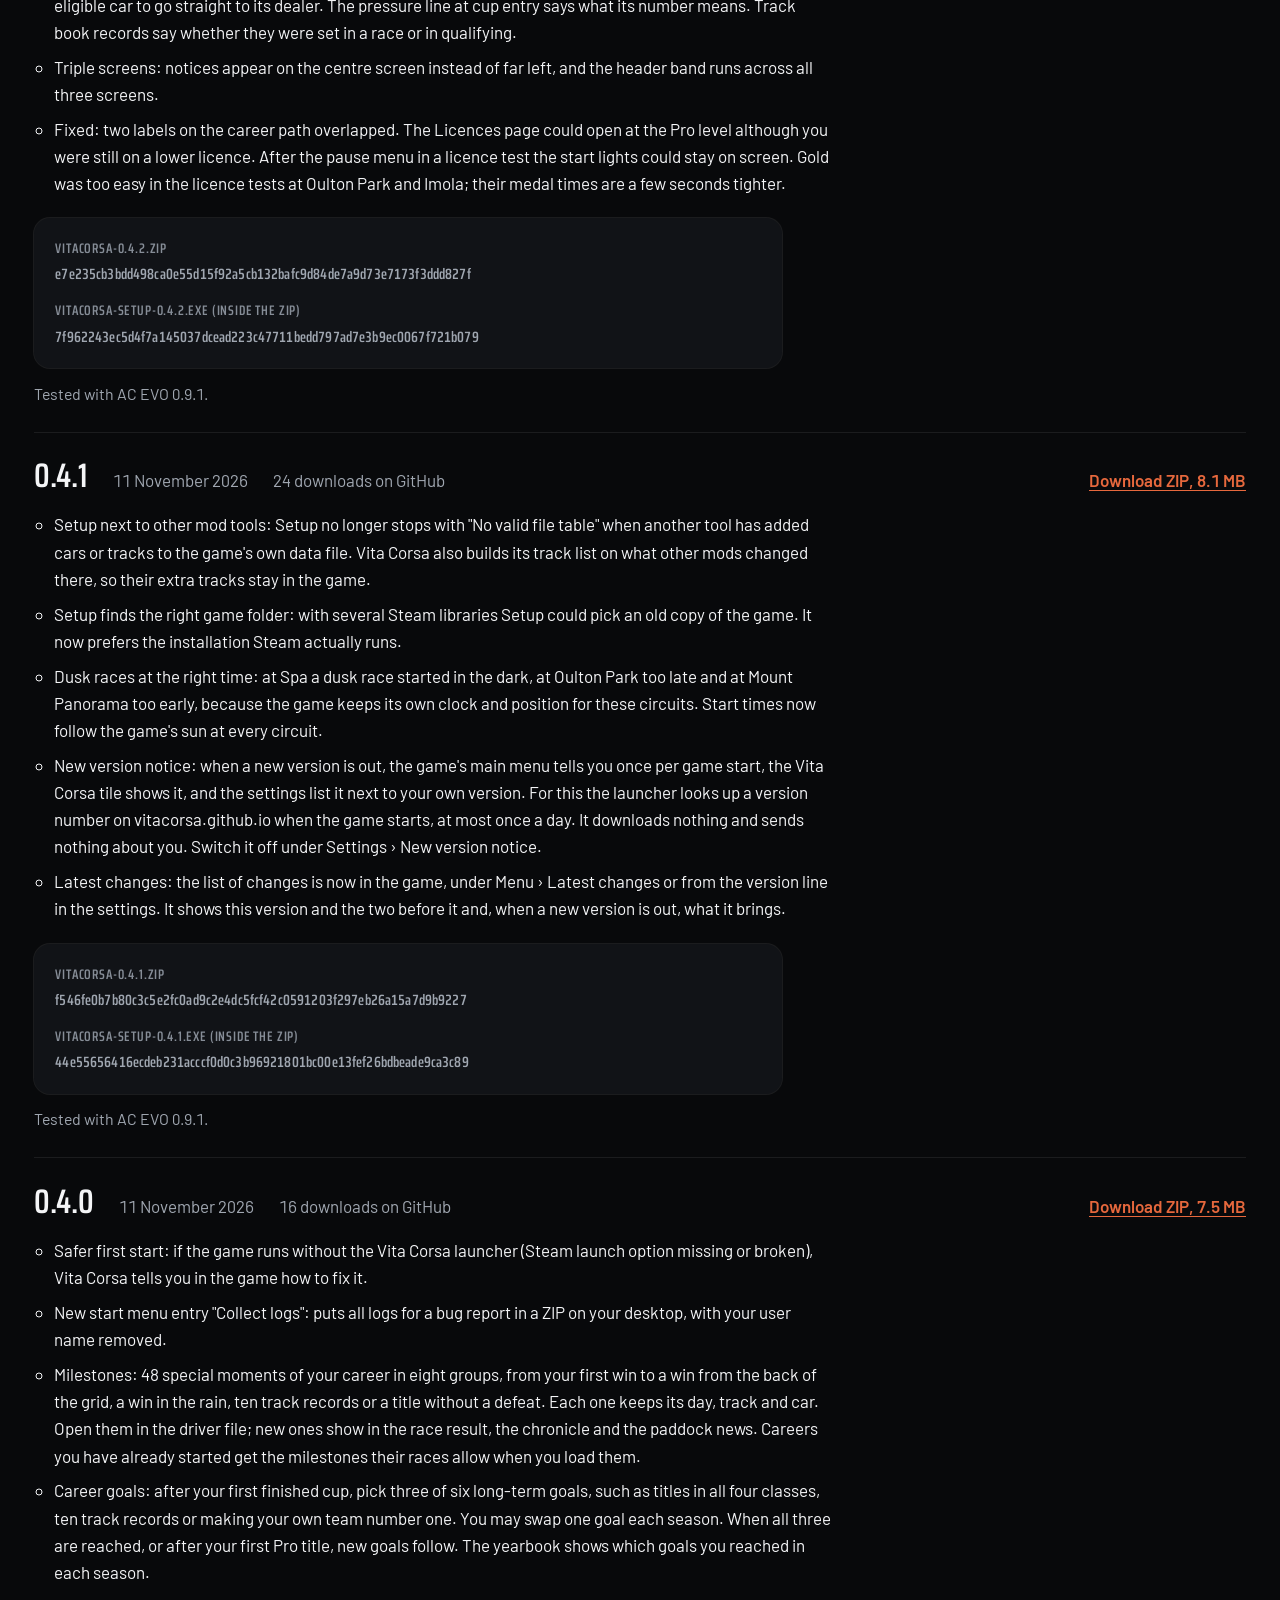
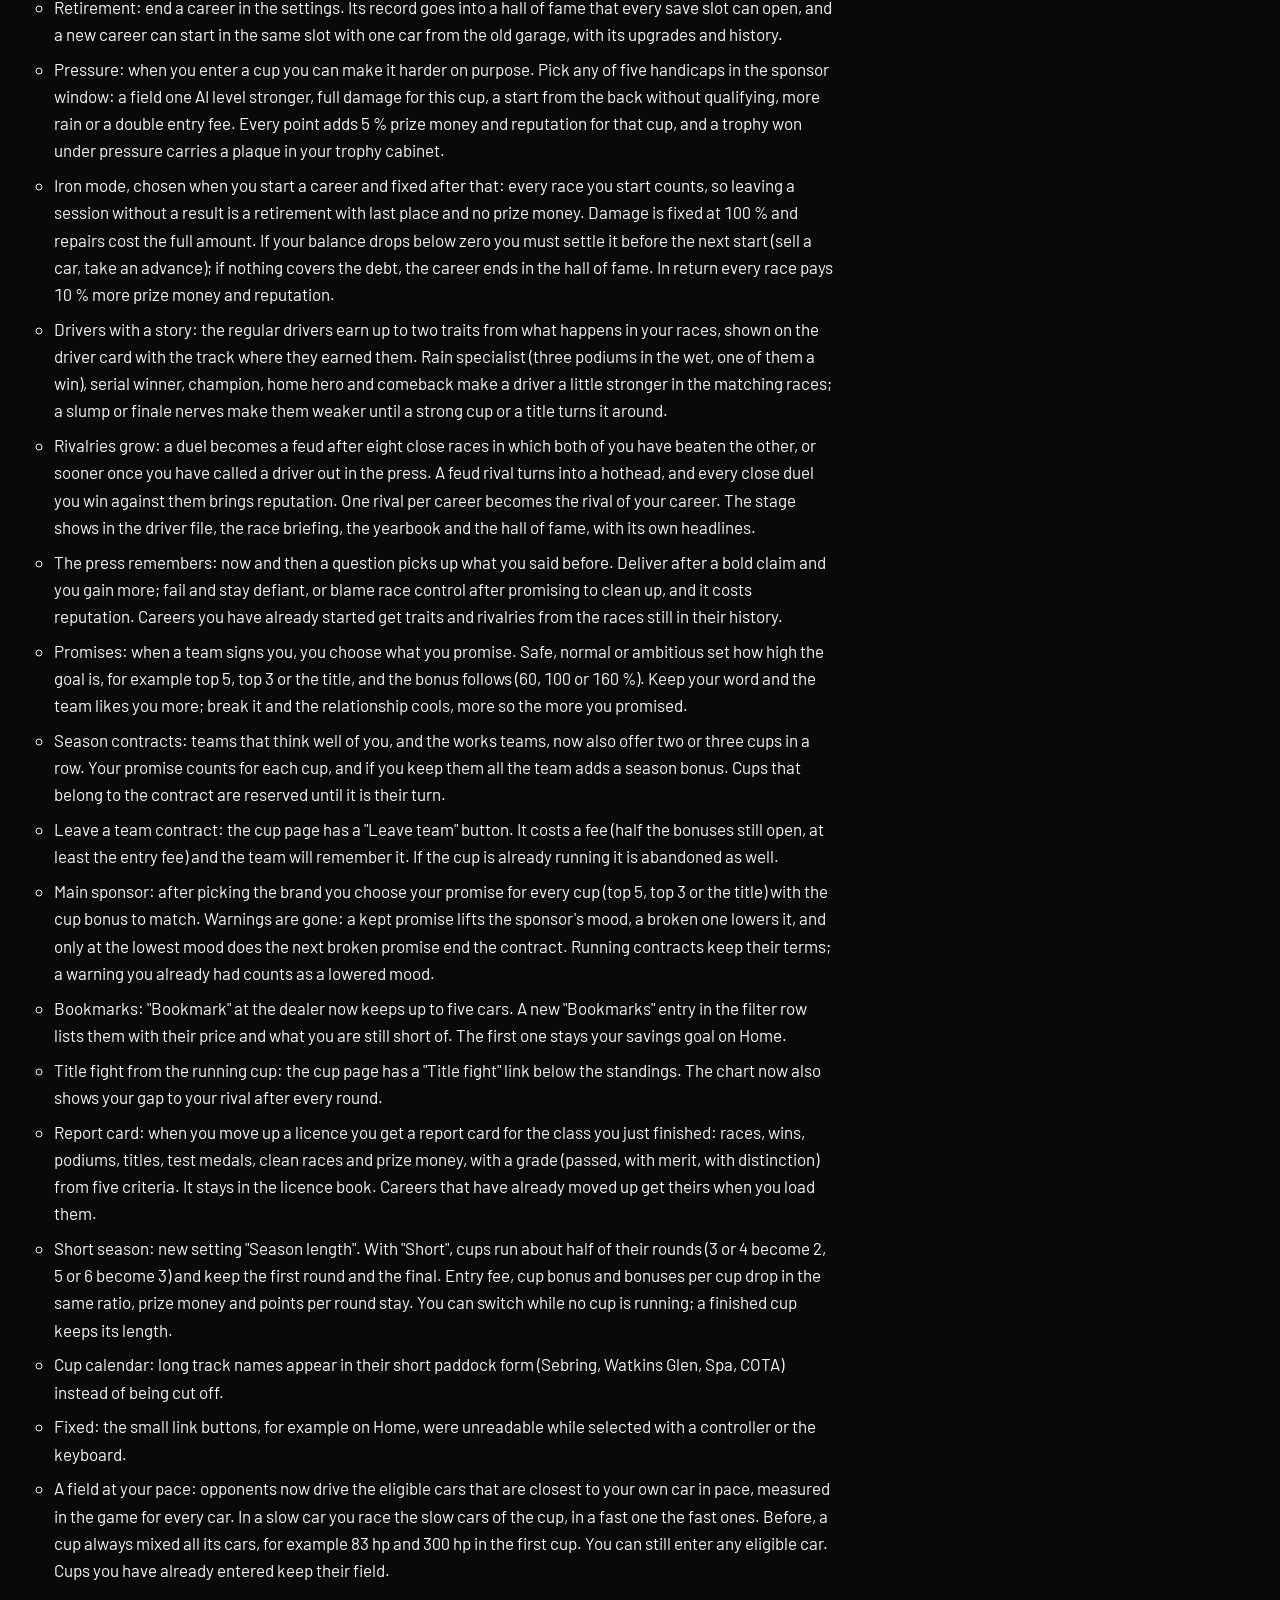
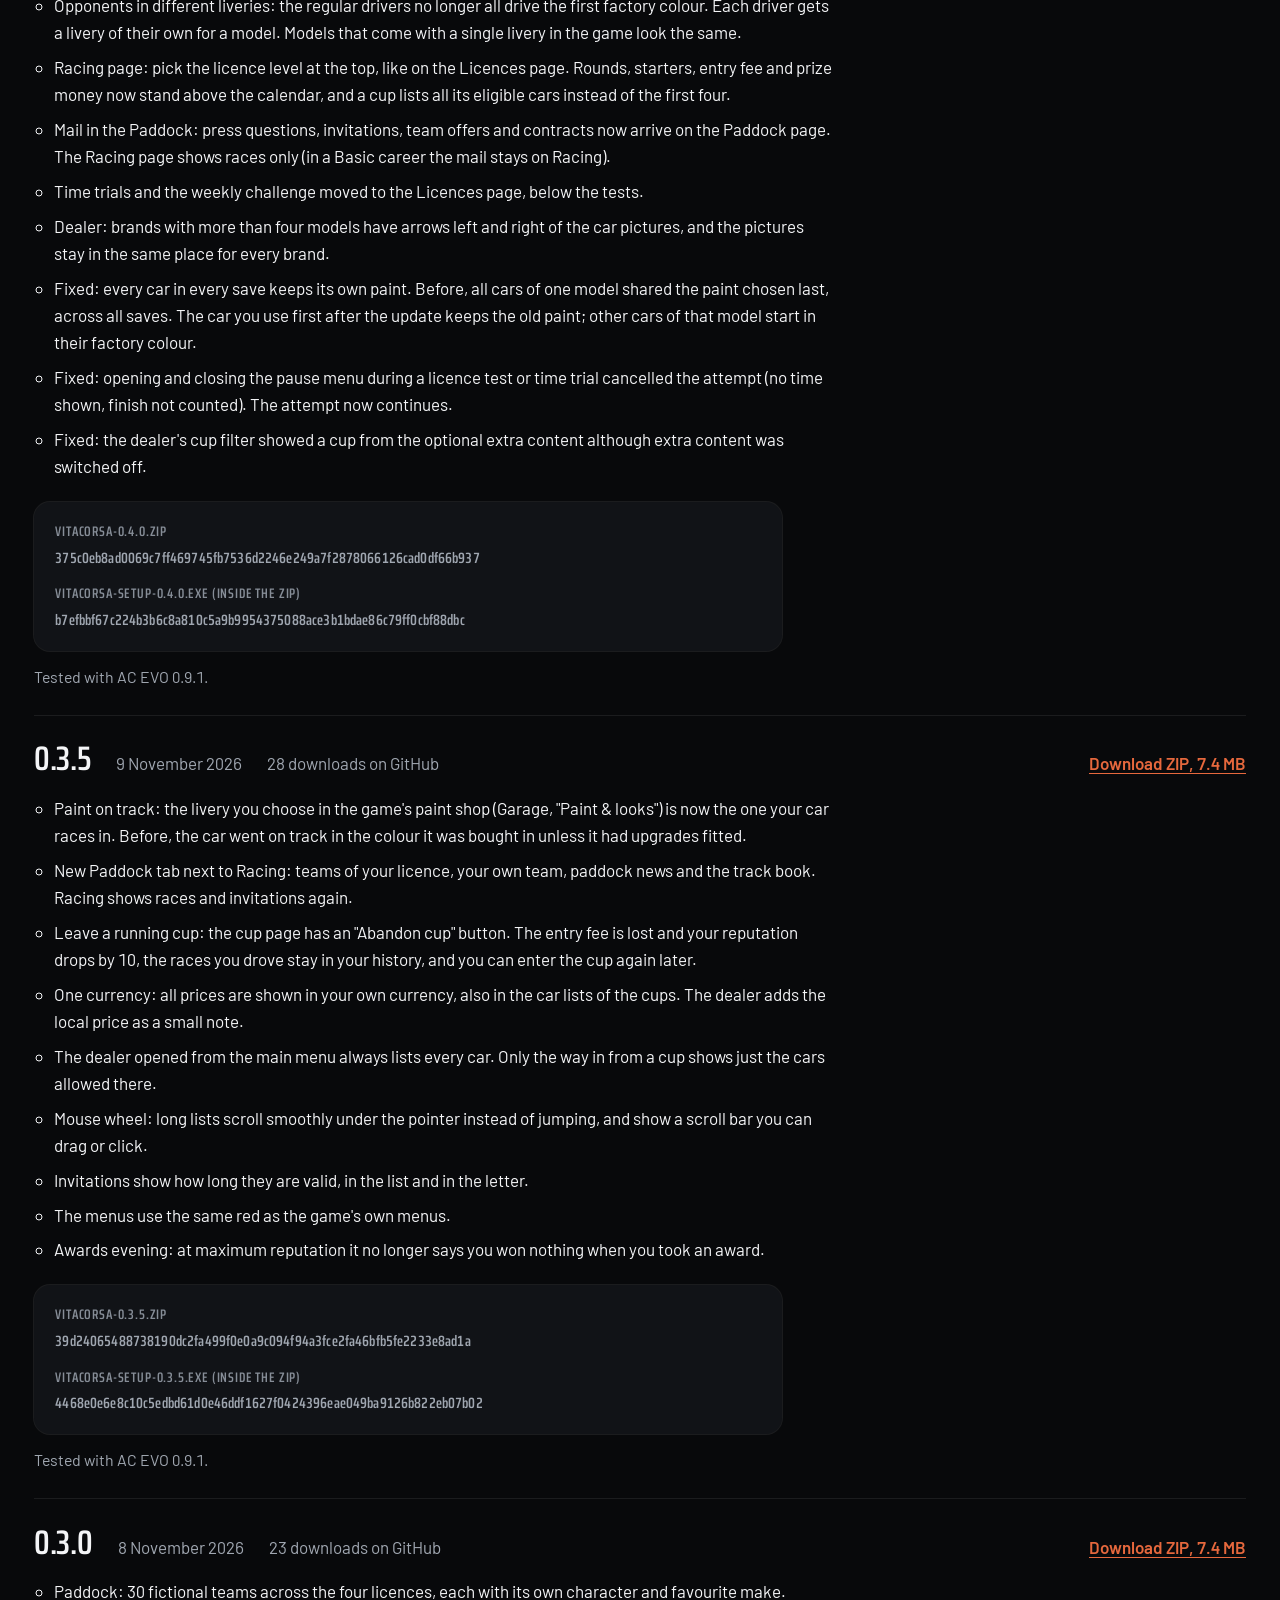
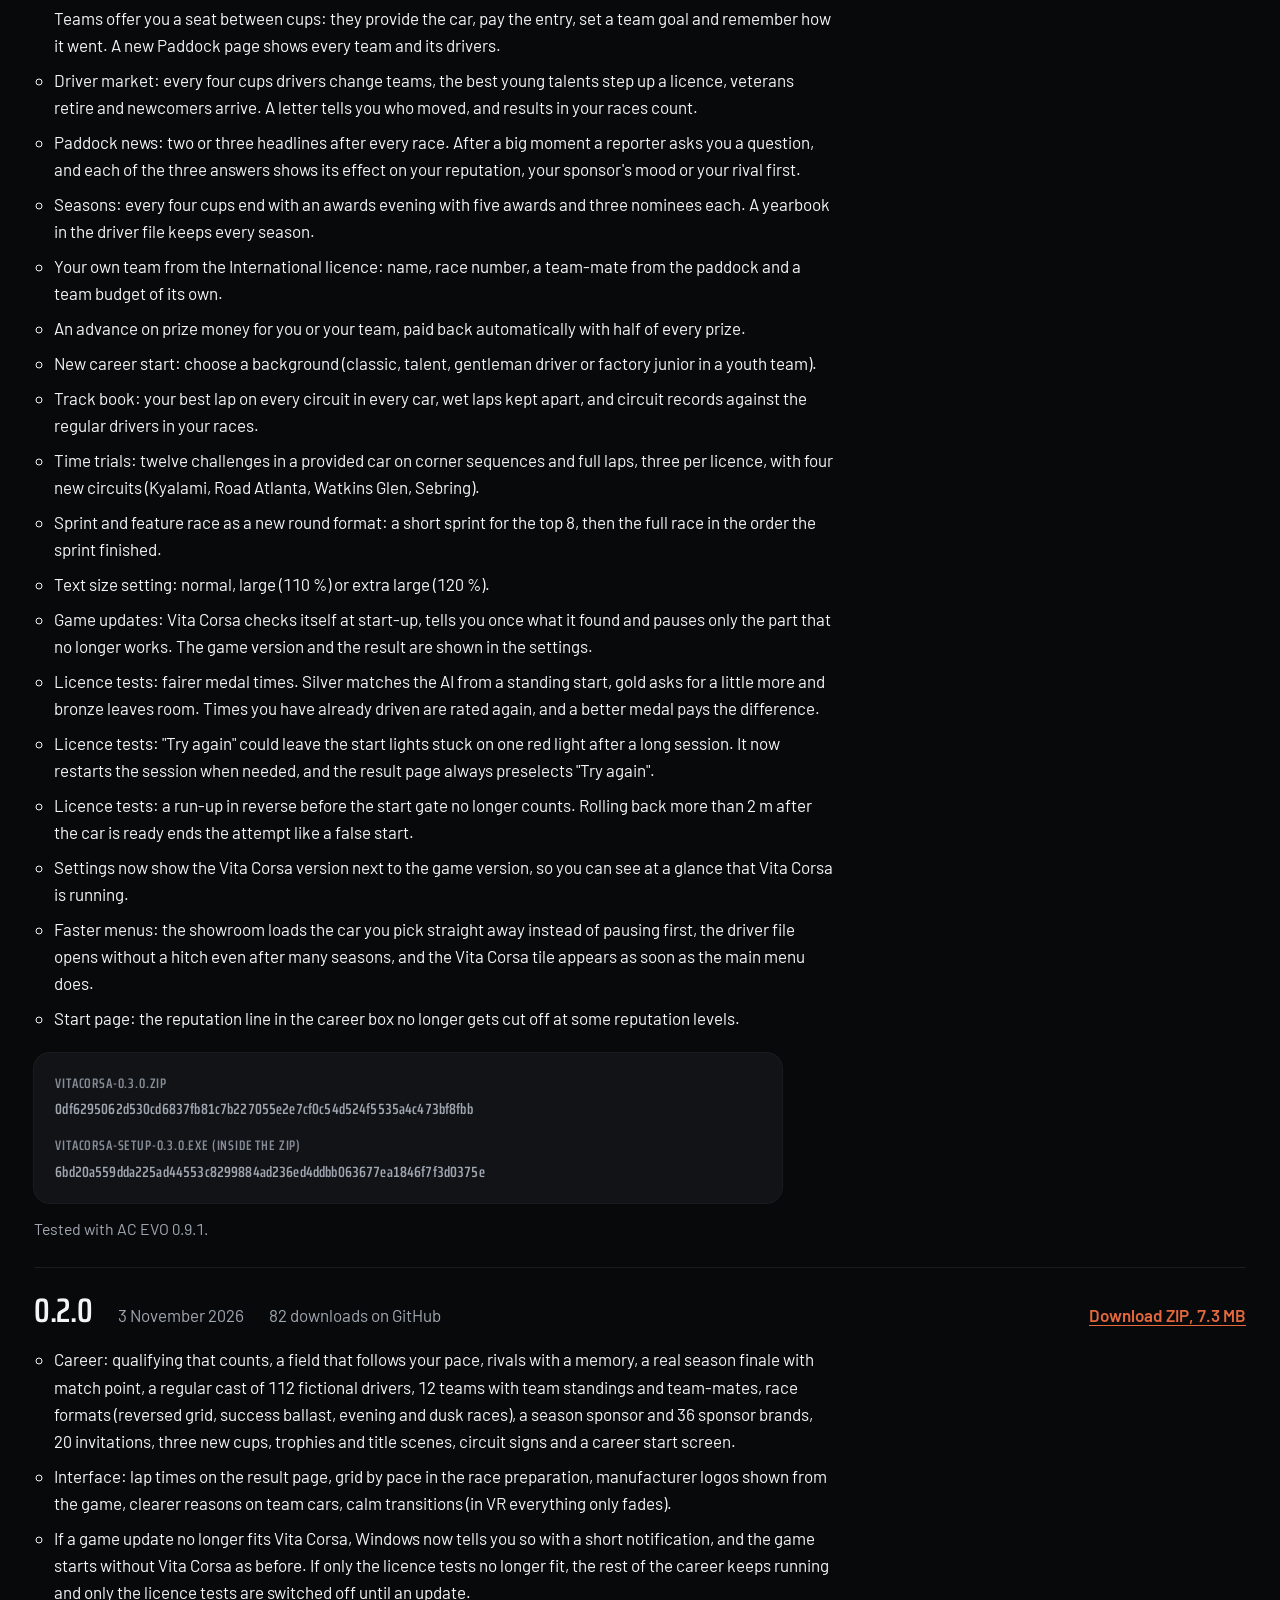
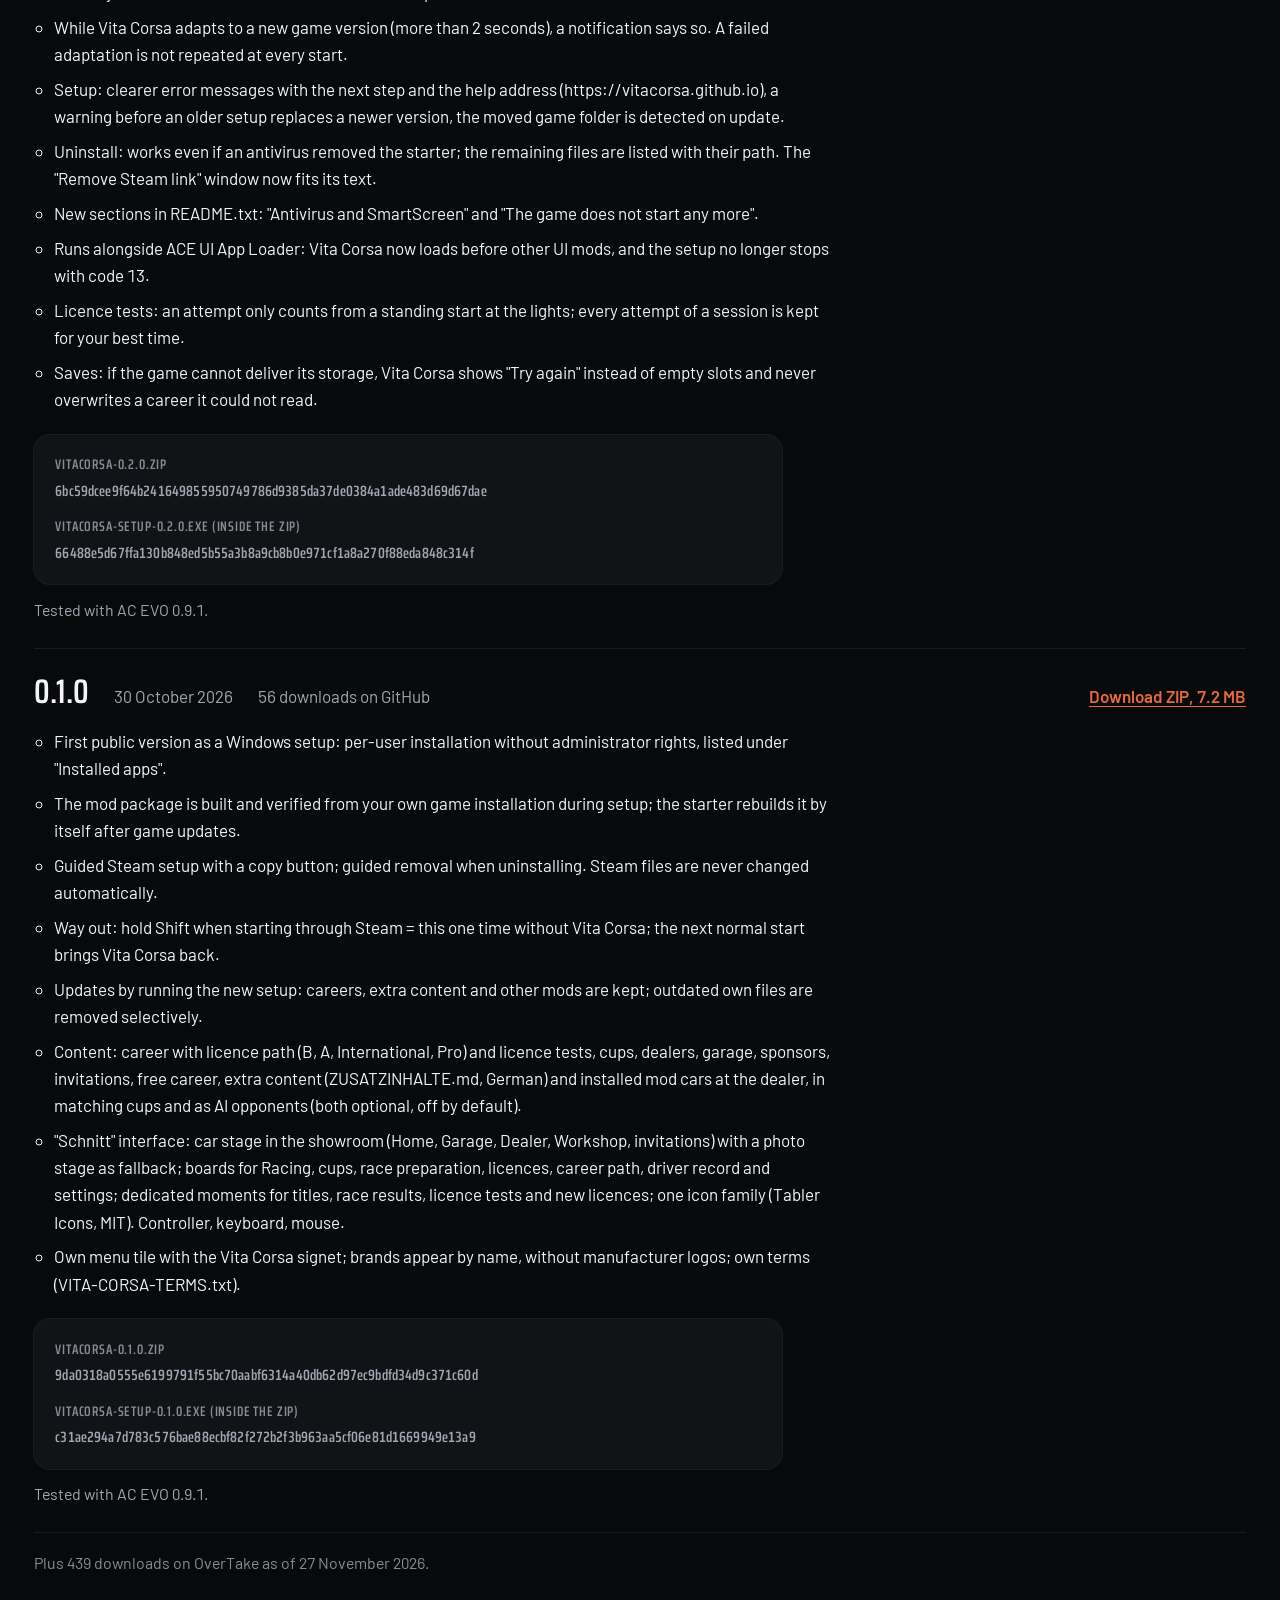
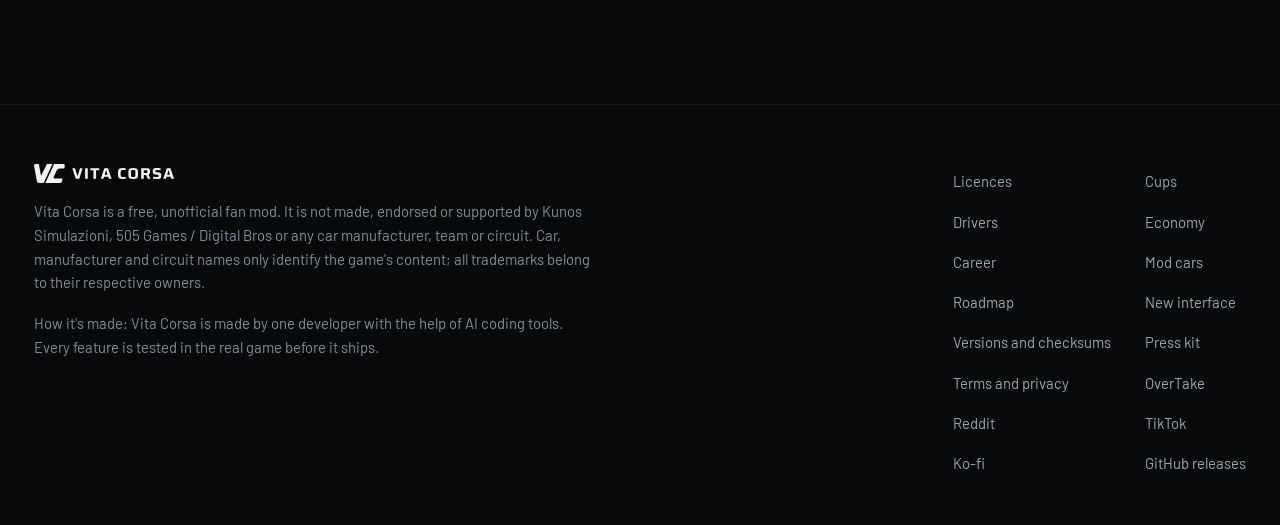
<file: versions.html>
<!DOCTYPE html><html lang="en" class="vc"> <head><meta charset="utf-8"><meta name="viewport" content="width=device-width, initial-scale=1"><title>Every version, every change · Vita Corsa</title><meta name="description" content="All versions of Vita Corsa, the free career mod for Assetto Corsa EVO: changes, downloads and SHA-256 checksums."><meta name="theme-color" content="#121417"><meta name="color-scheme" content="dark"><link rel="canonical" href="https://vitacorsa.github.io/versions.html"><meta property="og:type" content="website"><meta property="og:site_name" content="Vita Corsa"><meta property="og:title" content="Every version, every change · Vita Corsa"><meta property="og:description" content="All versions of Vita Corsa, the free career mod for Assetto Corsa EVO: changes, downloads and SHA-256 checksums."><meta property="og:url" content="https://vitacorsa.github.io/versions.html"><meta property="og:image" content="https://vitacorsa.github.io/teilen/versions.png"><meta property="og:image:width" content="1200"><meta property="og:image:height" content="630"><meta property="og:image:alt" content="Vita Corsa · Every version, every change"><meta name="twitter:card" content="summary_large_image"><link rel="icon" href="data:image/svg+xml,%3csvg%20xmlns='http://www.w3.org/2000/svg'%20viewBox='0%200%20298.60%20177.10'%20width='298.60'%20height='177.10'%20role='img'%20aria-labelledby='titel'%3e%3ctitle%20id='titel'%3eVita%20Corsa%20Signet,%20Kleinfassung%3c/title%3e%3cg%20id='signet'%20fill='%23121417'%3e%3cpath%20id='signet-v'%20d='M0.45%2016.66L26.86%20160.44Q29.92%20177.10%2047.63%20177.10L90.64%20177.10L175.00%200.00L122.31%200.00L68.08%20107.12Q67.10%20109.04%2066.44%20109.05Q65.78%20109.06%2065.43%20107.15L45.75%200.00L15.10%200.00Q6.25%200.00%202.58%204.17Q-1.08%208.33%200.45%2016.66Z'/%3e%3cpath%20id='signet-c'%20d='M197.77%200.00L113.41%20177.10L252.32%20177.10Q270.03%20177.10%20273.15%20159.39L276.90%20138.14Q277.34%20135.61%20274.81%20135.61L206.10%20135.61Q195.98%20135.61%20193.23%20130.76Q190.47%20125.91%20195.09%20116.22L221.45%2060.88Q230.69%2041.49%20250.93%2041.49L291.41%2041.49Q293.94%2041.49%20294.38%2038.96L298.13%2017.71Q301.25%200.00%20283.54%200.00Z'/%3e%3c/g%3e%3c/svg%3e" media="(prefers-color-scheme: light)"><link rel="icon" href="data:image/svg+xml,%3csvg%20xmlns='http://www.w3.org/2000/svg'%20viewBox='0%200%20298.60%20177.10'%20width='298.60'%20height='177.10'%20role='img'%20aria-labelledby='titel'%3e%3ctitle%20id='titel'%3eVita%20Corsa%20Signet,%20Kleinfassung%3c/title%3e%3cg%20id='signet'%20fill='%23F1F2F3'%3e%3cpath%20id='signet-v'%20d='M0.45%2016.66L26.86%20160.44Q29.92%20177.10%2047.63%20177.10L90.64%20177.10L175.00%200.00L122.31%200.00L68.08%20107.12Q67.10%20109.04%2066.44%20109.05Q65.78%20109.06%2065.43%20107.15L45.75%200.00L15.10%200.00Q6.25%200.00%202.58%204.17Q-1.08%208.33%200.45%2016.66Z'/%3e%3cpath%20id='signet-c'%20d='M197.77%200.00L113.41%20177.10L252.32%20177.10Q270.03%20177.10%20273.15%20159.39L276.90%20138.14Q277.34%20135.61%20274.81%20135.61L206.10%20135.61Q195.98%20135.61%20193.23%20130.76Q190.47%20125.91%20195.09%20116.22L221.45%2060.88Q230.69%2041.49%20250.93%2041.49L291.41%2041.49Q293.94%2041.49%20294.38%2038.96L298.13%2017.71Q301.25%200.00%20283.54%200.00Z'/%3e%3c/g%3e%3c/svg%3e" media="(prefers-color-scheme: dark)"><!-- Vorladen nur, was der Hero braucht (Saira, Barlow 400); die Ersatzschrift hat abgestimmte Maße (kein Springen) --><style>@font-face{font-family:Saira-022eff54fd130b6c;src:url("/_astro/fonts/645204fef8bec149.woff2") format("woff2");font-display:optional;unicode-range:U+20-7e, U+a0-ff, U+2010-2027, U+2030-203a, U+20ac, U+2122, U+2190-2193, U+2212;font-weight:620;font-style:normal;font-stretch:70%;}@font-face{font-family:Saira-022eff54fd130b6c;src:url("/_astro/fonts/5af8b186f16e7444.woff2") format("woff2");font-display:optional;unicode-range:U+100-17f;font-weight:620;font-style:normal;font-stretch:70%;}@font-face{font-family:"Saira-022eff54fd130b6c fallback: Arial";src:local("Arial Bold"),local("Arial-BoldMT");font-display:swap;font-weight:620;font-style:normal;size-adjust:76.0429%;ascent-override:149.2578%;descent-override:57.7305%;line-gap-override:0%;}:root{--schrift-saira:Saira-022eff54fd130b6c,"Saira-022eff54fd130b6c fallback: Arial",sans-serif;}</style> <link rel="preload" href="/_astro/fonts/645204fef8bec149.woff2" as="font" type="font/woff2" crossorigin><style>@font-face{font-family:Barlow-b5a63c2d7d5902aa;src:url("/_astro/fonts/40c164e5bf5017ab.woff2") format("woff2");font-display:optional;unicode-range:U+20-7e, U+a0-ff, U+2010-2027, U+2030-203a, U+20ac, U+2122, U+2190-2193, U+2212;font-weight:400;font-style:normal;}@font-face{font-family:Barlow-b5a63c2d7d5902aa;src:url("/_astro/fonts/9de6077158dc6e78.woff2") format("woff2");font-display:optional;unicode-range:U+100-17f;font-weight:400;font-style:normal;}@font-face{font-family:Barlow-b5a63c2d7d5902aa;src:url("/_astro/fonts/3ee02180d3c2185c.woff2") format("woff2");font-display:optional;unicode-range:U+20-7e, U+a0-ff, U+2010-2027, U+2030-203a, U+20ac, U+2122, U+2190-2193, U+2212;font-weight:600;font-style:normal;}@font-face{font-family:Barlow-b5a63c2d7d5902aa;src:url("/_astro/fonts/8a4772d2bec82686.woff2") format("woff2");font-display:optional;unicode-range:U+100-17f;font-weight:600;font-style:normal;}@font-face{font-family:"Barlow-b5a63c2d7d5902aa fallback: Arial";src:local("Arial");font-display:swap;font-weight:400;font-style:normal;size-adjust:96.68%;ascent-override:103.4341%;descent-override:20.6868%;line-gap-override:0%;}@font-face{font-family:"Barlow-b5a63c2d7d5902aa fallback: Arial";src:local("Arial Bold"),local("Arial-BoldMT");font-display:swap;font-weight:600;font-style:normal;size-adjust:96.68%;ascent-override:103.4341%;descent-override:20.6868%;line-gap-override:0%;}:root{--schrift-barlow:Barlow-b5a63c2d7d5902aa,"Barlow-b5a63c2d7d5902aa fallback: Arial",sans-serif;}</style> <link rel="preload" href="/_astro/fonts/40c164e5bf5017ab.woff2" as="font" type="font/woff2" crossorigin><link rel="preload" href="/_astro/fonts/3ee02180d3c2185c.woff2" as="font" type="font/woff2" crossorigin><link rel="stylesheet" href="/_astro/bereiche.BgbAzxBw.css"><link rel="stylesheet" href="/_astro/Basis.DYaaWCUF.css"></head> <body> <a class="springen" href="#inhalt">Skip to content</a> <header class="kopf"> <a class="kopf-logo" href="/" aria-label="Vita Corsa home"><img src="/_astro/vita-corsa_logo-horizontal_hell.Br6Usjna.svg" alt="Vita Corsa" width="150" height="20"><img class="kopf-signet" src="data:image/svg+xml,%3csvg%20xmlns='http://www.w3.org/2000/svg'%20viewBox='0%200%20298.60%20177.10'%20width='298.60'%20height='177.10'%20role='img'%20aria-labelledby='titel'%3e%3ctitle%20id='titel'%3eVita%20Corsa%20Signet,%20Kleinfassung%3c/title%3e%3cg%20id='signet'%20fill='%23F1F2F3'%3e%3cpath%20id='signet-v'%20d='M0.45%2016.66L26.86%20160.44Q29.92%20177.10%2047.63%20177.10L90.64%20177.10L175.00%200.00L122.31%200.00L68.08%20107.12Q67.10%20109.04%2066.44%20109.05Q65.78%20109.06%2065.43%20107.15L45.75%200.00L15.10%200.00Q6.25%200.00%202.58%204.17Q-1.08%208.33%200.45%2016.66Z'/%3e%3cpath%20id='signet-c'%20d='M197.77%200.00L113.41%20177.10L252.32%20177.10Q270.03%20177.10%20273.15%20159.39L276.90%20138.14Q277.34%20135.61%20274.81%20135.61L206.10%20135.61Q195.98%20135.61%20193.23%20130.76Q190.47%20125.91%20195.09%20116.22L221.45%2060.88Q230.69%2041.49%20250.93%2041.49L291.41%2041.49Q293.94%2041.49%20294.38%2038.96L298.13%2017.71Q301.25%200.00%20283.54%200.00Z'/%3e%3c/g%3e%3c/svg%3e" alt="" width="28" height="20"></a> <nav class="kopf-produkte" aria-label="Products"> <a href="/" aria-current="true">Career</a><a href="/interface.html">UI</a> </nav> <nav class="kopf-nav" aria-label="Main"> <ul role="list"> <li><a href="/licences.html">Licences</a></li><li><a href="/cups.html">Cups</a></li><li><a href="/drivers.html">Drivers</a></li><li><a href="/economy.html">Economy</a></li><li><a href="/career.html">Career</a></li><li><a href="/mod-cars.html">Mod cars</a></li><li><a href="/roadmap.html">Roadmap</a></li><li><a href="/#install">Install</a></li> </ul> </nav> <details class="kopf-menue"> <summary>Menu</summary> <ul role="list"> <li><a href="/licences.html">Licences</a></li><li><a href="/cups.html">Cups</a></li><li><a href="/drivers.html">Drivers</a></li><li><a href="/economy.html">Economy</a></li><li><a href="/career.html">Career</a></li><li><a href="/mod-cars.html">Mod cars</a></li><li><a href="/roadmap.html">Roadmap</a></li><li><a href="/#install">Install</a></li> <li class="kopf-menue-kofi"><a href="https://ko-fi.com/filthyjoker"><svg xmlns="http://www.w3.org/2000/svg" width="24" height="24" viewBox="0 0 24 24" fill="none" stroke="currentColor" stroke-width="2" stroke-linecap="round" stroke-linejoin="round" class="lucide lucide-coffee" aria-hidden="true"> <path d="M10 2v2"></path><path d="M14 2v2"></path><path d="M16 8a1 1 0 0 1 1 1v8a4 4 0 0 1-4 4H7a4 4 0 0 1-4-4V9a1 1 0 0 1 1-1h14a4 4 0 1 1 0 8h-1"></path><path d="M6 2v2"></path>  </svg>Support on Ko-fi</a></li> </ul> </details> <a class="kopf-kofi" href="https://ko-fi.com/filthyjoker" aria-label="Support Vita Corsa on Ko-fi" title="Support on Ko-fi"><svg xmlns="http://www.w3.org/2000/svg" width="24" height="24" viewBox="0 0 24 24" fill="none" stroke="currentColor" stroke-width="2" stroke-linecap="round" stroke-linejoin="round" class="lucide lucide-coffee" aria-hidden="true"> <path d="M10 2v2"></path><path d="M14 2v2"></path><path d="M16 8a1 1 0 0 1 1 1v8a4 4 0 0 1-4 4H7a4 4 0 0 1-4-4V9a1 1 0 0 1 1-1h14a4 4 0 1 1 0 8h-1"></path><path d="M6 2v2"></path>  </svg></a> <a class="kopf-laden" href="https://github.com/vitacorsa/vitacorsa.github.io/releases/download/v0.7.0/VitaCorsa-0.7.0.zip">Download <span>0.7.0</span></a> </header> <main id="inhalt">  <header class="bereich-kopf"> <p class="etikett">Versions</p> <h1>Every version, every change.</h1> <p class="bereich-satz">All releases of Vita Corsa with their changes, downloads and SHA-256 checksums. Compare a checksum before you run the setup.</p>   </header> <section class="versionen" aria-label="All versions"> <ol class="versionen-liste" role="list"> <li id="v0-7-0"> <div class="version-kopf"> <h2>0.7.0</h2> <time datetime="2026-11-26">26 November 2026</time> <span class="version-aktuell">Current</span> <span>19 downloads on GitHub</span> <a href="https://github.com/vitacorsa/vitacorsa.github.io/releases/download/v0.7.0/VitaCorsa-0.7.0.zip">Download ZIP, 8.3 MB<span class="unsichtbar"> (version 0.7.0)</span></a> </div> <ul class="version-aenderungen"><li>New cups: the 911 Turbo 3.6 Cup for the Porsche 964 Turbo on short layouts, NSX Legends for the Honda NSX-R, the Green Hell Tourist Trophy for the Porsche 911 GT3 RS, BMW M4 CSL and Alfa Romeo Giulia GTAm on the full 24-hour circuit, and the American Muscle Championship for the Chevrolet Camaro ZL1, all at B level. The 288 GTO Trophy for the Ferrari 288 GTO waits at International level, a collector's goal worth millions.</li><li>International medal times: they follow a tester's runs now. Gold takes a few attempts, silver is one or two seconds behind and bronze leaves room for pad drivers.</li><li>Spoon and 130R at Suzuka: the finish gate now stands before the braking zone of the chicane, so a fast run no longer ends in the gravel.</li><li>Medals you hold: a medal stays yours, even where the times got harder.</li></ul> <dl class="pruefsummen"> <dt>VitaCorsa-0.7.0.zip</dt><dd><code>e10eab36e09f0a25d4b4cb40fcd4e2d3<wbr>a6640885b687fdb73f528d78dd9dde40</code></dd> <dt>VitaCorsa-Setup-0.7.0.exe (inside the ZIP)</dt><dd><code>36f596451cfbca89e02b689cc2a5733e<wbr>3117d2aa0e29ab49edffff92ed53a131</code></dd> </dl> <p class="version-spiel">Tested with AC EVO 0.9.1.</p> </li><li id="v0-6-1"> <div class="version-kopf"> <h2>0.6.1</h2> <time datetime="2026-11-23">23 November 2026</time>  <span>46 downloads on GitHub</span> <a href="https://github.com/vitacorsa/vitacorsa.github.io/releases/download/v0.6.1/VitaCorsa-0.6.1.zip">Download ZIP, 8.3 MB<span class="unsichtbar"> (version 0.6.1)</span></a> </div> <ul class="version-aenderungen"><li>Cup descriptions: GT Endurance and Pro Endurance showed a placeholder instead of their description on the cup page.</li></ul> <dl class="pruefsummen"> <dt>VitaCorsa-0.6.1.zip</dt><dd><code>4eace288ee00e6e839c6d7bcb08d3ac2<wbr>ac90626a04c56475967c61337d12e849</code></dd> <dt>VitaCorsa-Setup-0.6.1.exe (inside the ZIP)</dt><dd><code>d705bf835fbe3b7e34fbb423df42ce70<wbr>bf800217cf9127a53b6028abc1ef8a8e</code></dd> </dl> <p class="version-spiel">Tested with AC EVO 0.9.1.</p> </li><li id="v0-6-0"> <div class="version-kopf"> <h2>0.6.0</h2> <time datetime="2026-11-22">22 November 2026</time>  <span>18 downloads on GitHub</span> <a href="https://github.com/vitacorsa/vitacorsa.github.io/releases/download/v0.6.0/VitaCorsa-0.6.0.zip">Download ZIP, 8.3 MB<span class="unsichtbar"> (version 0.6.0)</span></a> </div> <ul class="version-aenderungen"><li>Your race length: choose from 8 to 90 minutes, and a free practice of 15, 30 or 60 minutes before qualifying. Longer races pay more prize money. For now a race lasts at most what one tank allows for the cars on the grid, because the AI cannot stop for fuel yet; a shortened race pays for the distance you really drive.</li><li>Multi-class races: two new cups, GT Endurance with GT3 and GT4 cars at International level and Pro Endurance with prototypes and GT3 cars at Pro level. You race in the class of your car, the grid lines up class by class, and points and prize money follow your place in your class.</li><li>Cup standings during the race: after every lap a small panel shows the cup standings as they would be if the race ended now. The pause menu shows the full table.</li><li>Skip circuits you don't like: pick them in the settings. Rounds there move to another circuit of the same cup or licence level, with the laps worked out again. Cups you have already entered keep their calendar.</li><li>Race engineer: the &quot;Engineer&quot; button on the result page shows every lap with its sectors, the lap you could have put together from your best sectors, how consistent you were, fuel per lap, brakes and pit stop. You can open it again later from your driver file.</li><li>Loan cars stay in their race: the car lent to you for a guest start no longer turns up in another cup, and the grid of that cup no longer races the loan car.</li><li>Leave a guest start: like a cup, you can now give up a guest start you accepted. The loan car goes back and the invitation counts as declined.</li><li>Full track maps: Imola GP and Fuji GP Short no longer miss a piece of the circuit on the maps of licence tests and cup calendars.</li><li>Trophy cabinet: your driver file shows your three newest trophies, and a new page lists every trophy and award of the season gala.</li><li>Garage: &quot;Another car&quot; now sits at the end of your car list instead of covering cars while you scroll.</li><li>Cup results: after you enter a finished cup again and give it up, the cup shows your best earlier result instead of &quot;open&quot;.</li><li>Season gala: long circuit names no longer get cut off in &quot;Race of the year&quot;.</li><li>Superlicence points: the licence page now says where the points come from.</li><li>Time trials over a full lap: when you go back to the pits or restart the session in the middle of the lap, your next run starts as a new attempt. Before, crossing the finish line on the run-up ended the old one without a time.</li><li>New medal times: licence tests A-2, A-4, A-6 and I-1 and the time trials B1, B2 and A3 were too easy and now ask for more.</li><li>Thank you to the players on Reddit and OverTake for the ideas and test reports.</li></ul> <dl class="pruefsummen"> <dt>VitaCorsa-0.6.0.zip</dt><dd><code>df12d3baca9543eb5dbf9bdad2fb5714<wbr>b648617932b960f821b692c1e6775553</code></dd> <dt>VitaCorsa-Setup-0.6.0.exe (inside the ZIP)</dt><dd><code>9b78376e86b139a360edcee822e36455<wbr>56df6a419d74236d26dc57336b1d5741</code></dd> </dl> <p class="version-spiel">Tested with AC EVO 0.9.1.</p> </li><li id="v0-5-2"> <div class="version-kopf"> <h2>0.5.2</h2> <time datetime="2026-11-20">20 November 2026</time>  <span>47 downloads on GitHub</span> <a href="https://github.com/vitacorsa/vitacorsa.github.io/releases/download/v0.5.2/VitaCorsa-0.5.2.zip">Download ZIP, 8.2 MB<span class="unsichtbar"> (version 0.5.2)</span></a> </div> <ul class="version-aenderungen"><li>All suggestions at once: when you add mod cars at the start of a career, &quot;Start with all suggestions&quot; puts every car in its suggested cup in one go, without confirming each car. In the settings the same button is called &quot;Take all suggestions&quot;.</li><li>Your name in the pits: when you drive into the pits, the game no longer shows your online profile name for a moment before your career name.</li><li>Thank you to the players on Reddit for the idea.</li></ul> <dl class="pruefsummen"> <dt>VitaCorsa-0.5.2.zip</dt><dd><code>8e558b0a89c1856c574cb47497693e7f<wbr>457f7153108181b4a85ec859e14a65bf</code></dd> <dt>VitaCorsa-Setup-0.5.2.exe (inside the ZIP)</dt><dd><code>b3cf4e6bbff6f8f8e6a7726579e2e622<wbr>c90fda1ac5e20ed03e8b8c671fbdd2da</code></dd> </dl> <p class="version-spiel">Tested with AC EVO 0.9.1.</p> </li><li id="v0-5-1"> <div class="version-kopf"> <h2>0.5.1</h2> <time datetime="2026-11-17">17 November 2026</time>  <span>35 downloads on GitHub</span> <a href="https://github.com/vitacorsa/vitacorsa.github.io/releases/download/v0.5.1/VitaCorsa-0.5.1.zip">Download ZIP, 8.2 MB<span class="unsichtbar"> (version 0.5.1)</span></a> </div> <ul class="version-aenderungen"><li>Big mod folders: Setup no longer stops after about five minutes with &quot;Building the mod package failed&quot; when you have many car or track mods. It now takes seconds, also with a hundred mods, and adding mods later no longer switches Vita Corsa off at the next game start.</li><li>Your other mods: when another mod replaces a file of the game, Vita Corsa now carries that mod's version along, so the mod keeps working next to it.</li><li>Clearer message: should Setup ever run out of time again, it now points to your mods folder instead of asking you to let Steam verify the game.</li><li>Thank you to the players on Reddit who reported it and sent their logs.</li></ul> <dl class="pruefsummen"> <dt>VitaCorsa-0.5.1.zip</dt><dd><code>74870c6c34ad75ebc7cf8c785b9bb433<wbr>f3749562e30712af83ef7c10d1129409</code></dd> <dt>VitaCorsa-Setup-0.5.1.exe (inside the ZIP)</dt><dd><code>d99be5ac3d51c34b8f794255cfe6f819<wbr>5bc413431a45c46a89cc4f21b05ad014</code></dd> </dl> <p class="version-spiel">Tested with AC EVO 0.9.1.</p> </li><li id="v0-5-0"> <div class="version-kopf"> <h2>0.5.0</h2> <time datetime="2026-11-16">16 November 2026</time>  <span>27 downloads on GitHub</span> <a href="https://github.com/vitacorsa/vitacorsa.github.io/releases/download/v0.5.0/VitaCorsa-0.5.0.zip">Download ZIP, 8.2 MB<span class="unsichtbar"> (version 0.5.0)</span></a> </div> <ul class="version-aenderungen"><li>Your mod cars: a new step when you start a career lists every mod car you have installed. Tick the ones you want, then pick a cup for each, with its opponents and a comparison of PI, power and weight. You find the same page later under Settings, Mod cars.</li><li>Series of their own: mod cars that fit no existing cup get a series of their own, with prize money, a calendar and opponents of similar pace.</li><li>Mod cars as opponents: mod cars the game can drive as AI now race against you, first on one grid slot, and on more once one has finished a whole race.</li><li>Specs, workshop and paint: mod cars with several specs can be upgraded in the workshop, and the game's paint shop works for them. You always race the spec you bought.</li><li>Mod updates: an update of a mod never changes a car you own, a cup you are in or the price you paid. If an update removes your spec, the base spec is free in the workshop.</li><li>Mods without AI data: the game runs no opponents while you drive such a car (many drift mods, for example). They stay in your garage and the paint shop but enter no cup, and the new setup step says so for each car.</li><li>Thank you to everyone who asked for more mod car support.</li></ul> <dl class="pruefsummen"> <dt>VitaCorsa-0.5.0.zip</dt><dd><code>31c35988b3327d54670a130cc311facb<wbr>8d330ef88cd89b9e1ab951ca3f33a01b</code></dd> <dt>VitaCorsa-Setup-0.5.0.exe (inside the ZIP)</dt><dd><code>8cbc8c534917b9111144bcc7e1a22da7<wbr>12f36376a091fb8bfcf19a7f2fbb94e6</code></dd> </dl> <p class="version-spiel">Tested with AC EVO 0.9.1.</p> </li><li id="v0-4-4"> <div class="version-kopf"> <h2>0.4.4</h2> <time datetime="2026-11-15">15 November 2026</time>  <span>12 downloads on GitHub</span> <a href="https://github.com/vitacorsa/vitacorsa.github.io/releases/download/v0.4.4/VitaCorsa-0.4.4.zip">Download ZIP, 8.2 MB<span class="unsichtbar"> (version 0.4.4)</span></a> </div> <ul class="version-aenderungen"><li>Time trials with a flying lap: you now start about 200 m before the line and cross the start gate at speed, then drive one full lap. No out lap any more, the clock runs all the way and the end notice no longer shows mid lap. Medal times are measured anew for this start.</li><li>Next test in time trials: after a challenge the result page offers the next one, as in the licences.</li><li>Cup prizes: the cup page shows the title bonus, the prizes for second and third place and per race win, also after the cup.</li><li>Pressure plaque: a cup won under pressure now shows its bronze, silver or gold plaque on the trophy.</li><li>Gold times: new gold times for thirteen licence tests, based on many attempts by a tester. A medal you hold stays yours; a best time under the new gold time turns gold with its prize.</li><li>Fairer fields: Endurance Classics is now GT2 only and Nordschleife Masters GT3 only, and no field takes cars far faster or slower than yours.</li><li>Your cars in the game: cars you sold, or from deleted saves and ended careers, no longer stay in the game's own My cars list.</li><li>Small fixes: scroll bars show at once, the workshop arrows sit beside the parts like at the dealer, the 911 GT3 Cup comes in a livery you can repaint, and the new version notice checks at every game start.</li></ul> <dl class="pruefsummen"> <dt>VitaCorsa-0.4.4.zip</dt><dd><code>57cb96b6d5eca0e6e3d512ee4a73c099<wbr>d2ce142ec546c2de32c495078ce90dab</code></dd> <dt>VitaCorsa-Setup-0.4.4.exe (inside the ZIP)</dt><dd><code>5bd15918ebf19ee5e20ecd6d1970256a<wbr>651dae5bb1ed3a22b331432cb28b55c1</code></dd> </dl> <p class="version-spiel">Tested with AC EVO 0.9.1.</p> </li><li id="v0-4-3"> <div class="version-kopf"> <h2>0.4.3</h2> <time datetime="2026-11-14">14 November 2026</time>  <span>19 downloads on GitHub</span> <a href="https://github.com/vitacorsa/vitacorsa.github.io/releases/download/v0.4.3/VitaCorsa-0.4.3.zip">Download ZIP, 8.2 MB<span class="unsichtbar"> (version 0.4.3)</span></a> </div> <ul class="version-aenderungen"><li>Italian: every menu, message and hint in Vita Corsa, plus Setup, the uninstaller and an Italian quick guide. Racing terms follow the game's own Italian version, so everything reads like the rest of AC EVO. Switch the language any time in the menu: Deutsch, English, Italiano.</li><li>Numbers, dates and power the Italian way: 1.234 €, 14/11/2026, CV.</li></ul> <dl class="pruefsummen"> <dt>VitaCorsa-0.4.3.zip</dt><dd><code>4cb55bbf12de9520eae1b87537585347<wbr>3e1af5636f7984999f8d193b26249214</code></dd> <dt>VitaCorsa-Setup-0.4.3.exe (inside the ZIP)</dt><dd><code>131cc21f4793f0648ae9a606a2e06316<wbr>9379ee52e29da54d31c9ddce98dbcbb0</code></dd> </dl> <p class="version-spiel">Tested with AC EVO 0.9.1.</p> </li><li id="v0-4-2"> <div class="version-kopf"> <h2>0.4.2</h2> <time datetime="2026-11-12">12 November 2026</time>  <span>27 downloads on GitHub</span> <a href="https://github.com/vitacorsa/vitacorsa.github.io/releases/download/v0.4.2/VitaCorsa-0.4.2.zip">Download ZIP, 8.1 MB<span class="unsichtbar"> (version 0.4.2)</span></a> </div> <ul class="version-aenderungen"><li>Made for the mouse: every menu was checked with the mouse. Help texts follow the pointer in the settings and when you set up a career, small arrows and hints are easier to hit, the scroll bar is easier to see, and the time trial page has its own Briefing button.</li><li>Time trials with a flying lap: the four time trial challenges over a whole lap have no start lights any more. You drive one out lap, then the clock starts as you pass the start gate. Medal times are measured anew for the flying lap; a medal you already hold stays yours.</li><li>Engine running in tests: licence tests, time trials and the weekly challenge now begin with the engine running, even if you start your car by hand. Your own setting is back as soon as the test ends.</li><li>Qualifying and your grid slot: the game only uses qualifying for the grid when at least half the field has set a valid lap. A notice in the pits now tells you when that is not yet the case, so you do not skip the session too early.</li><li>Small wishes: choose the season length when you start a career. The dealer arrows move one car per click. The Licences page names the car you win for gold in all eight tests. In a cup you have no car for, click an eligible car to go straight to its dealer. The pressure line at cup entry says what its number means. Track book records say whether they were set in a race or in qualifying.</li><li>Triple screens: notices appear on the centre screen instead of far left, and the header band runs across all three screens.</li><li>Fixed: two labels on the career path overlapped. The Licences page could open at the Pro level although you were still on a lower licence. After the pause menu in a licence test the start lights could stay on screen. Gold was too easy in the licence tests at Oulton Park and Imola; their medal times are a few seconds tighter.</li></ul> <dl class="pruefsummen"> <dt>VitaCorsa-0.4.2.zip</dt><dd><code>e7e235cb3bdd498ca0e55d15f92a5cb1<wbr>32bafc9d84de7a9d73e7173f3ddd827f</code></dd> <dt>VitaCorsa-Setup-0.4.2.exe (inside the ZIP)</dt><dd><code>7f962243ec5d4f7a145037dcead223c4<wbr>7711bedd797ad7e3b9ec0067f721b079</code></dd> </dl> <p class="version-spiel">Tested with AC EVO 0.9.1.</p> </li><li id="v0-4-1"> <div class="version-kopf"> <h2>0.4.1</h2> <time datetime="2026-11-11">11 November 2026</time>  <span>24 downloads on GitHub</span> <a href="https://github.com/vitacorsa/vitacorsa.github.io/releases/download/v0.4.1/VitaCorsa-0.4.1.zip">Download ZIP, 8.1 MB<span class="unsichtbar"> (version 0.4.1)</span></a> </div> <ul class="version-aenderungen"><li>Setup next to other mod tools: Setup no longer stops with &quot;No valid file table&quot; when another tool has added cars or tracks to the game's own data file. Vita Corsa also builds its track list on what other mods changed there, so their extra tracks stay in the game.</li><li>Setup finds the right game folder: with several Steam libraries Setup could pick an old copy of the game. It now prefers the installation Steam actually runs.</li><li>Dusk races at the right time: at Spa a dusk race started in the dark, at Oulton Park too late and at Mount Panorama too early, because the game keeps its own clock and position for these circuits. Start times now follow the game's sun at every circuit.</li><li>New version notice: when a new version is out, the game's main menu tells you once per game start, the Vita Corsa tile shows it, and the settings list it next to your own version. For this the launcher looks up a version number on vitacorsa.github.io when the game starts, at most once a day. It downloads nothing and sends nothing about you. Switch it off under Settings › New version notice.</li><li>Latest changes: the list of changes is now in the game, under Menu › Latest changes or from the version line in the settings. It shows this version and the two before it and, when a new version is out, what it brings.</li></ul> <dl class="pruefsummen"> <dt>VitaCorsa-0.4.1.zip</dt><dd><code>f546fe0b7b80c3c5e2fc0ad9c2e4dc5f<wbr>cf42c0591203f297eb26a15a7d9b9227</code></dd> <dt>VitaCorsa-Setup-0.4.1.exe (inside the ZIP)</dt><dd><code>44e55656416ecdeb231acccf0d0c3b96<wbr>921801bc00e13fef26bdbeade9ca3c89</code></dd> </dl> <p class="version-spiel">Tested with AC EVO 0.9.1.</p> </li><li id="v0-4-0"> <div class="version-kopf"> <h2>0.4.0</h2> <time datetime="2026-11-11">11 November 2026</time>  <span>16 downloads on GitHub</span> <a href="https://github.com/vitacorsa/vitacorsa.github.io/releases/download/v0.4.0/VitaCorsa-0.4.0.zip">Download ZIP, 7.5 MB<span class="unsichtbar"> (version 0.4.0)</span></a> </div> <ul class="version-aenderungen"><li>Safer first start: if the game runs without the Vita Corsa launcher (Steam launch option missing or broken), Vita Corsa tells you in the game how to fix it.</li><li>New start menu entry &quot;Collect logs&quot;: puts all logs for a bug report in a ZIP on your desktop, with your user name removed.</li><li>Milestones: 48 special moments of your career in eight groups, from your first win to a win from the back of the grid, a win in the rain, ten track records or a title without a defeat. Each one keeps its day, track and car. Open them in the driver file; new ones show in the race result, the chronicle and the paddock news. Careers you have already started get the milestones their races allow when you load them.</li><li>Career goals: after your first finished cup, pick three of six long-term goals, such as titles in all four classes, ten track records or making your own team number one. You may swap one goal each season. When all three are reached, or after your first Pro title, new goals follow. The yearbook shows which goals you reached in each season.</li><li>Retirement: end a career in the settings. Its record goes into a hall of fame that every save slot can open, and a new career can start in the same slot with one car from the old garage, with its upgrades and history.</li><li>Pressure: when you enter a cup you can make it harder on purpose. Pick any of five handicaps in the sponsor window: a field one AI level stronger, full damage for this cup, a start from the back without qualifying, more rain or a double entry fee. Every point adds 5 % prize money and reputation for that cup, and a trophy won under pressure carries a plaque in your trophy cabinet.</li><li>Iron mode, chosen when you start a career and fixed after that: every race you start counts, so leaving a session without a result is a retirement with last place and no prize money. Damage is fixed at 100 % and repairs cost the full amount. If your balance drops below zero you must settle it before the next start (sell a car, take an advance); if nothing covers the debt, the career ends in the hall of fame. In return every race pays 10 % more prize money and reputation.</li><li>Drivers with a story: the regular drivers earn up to two traits from what happens in your races, shown on the driver card with the track where they earned them. Rain specialist (three podiums in the wet, one of them a win), serial winner, champion, home hero and comeback make a driver a little stronger in the matching races; a slump or finale nerves make them weaker until a strong cup or a title turns it around.</li><li>Rivalries grow: a duel becomes a feud after eight close races in which both of you have beaten the other, or sooner once you have called a driver out in the press. A feud rival turns into a hothead, and every close duel you win against them brings reputation. One rival per career becomes the rival of your career. The stage shows in the driver file, the race briefing, the yearbook and the hall of fame, with its own headlines.</li><li>The press remembers: now and then a question picks up what you said before. Deliver after a bold claim and you gain more; fail and stay defiant, or blame race control after promising to clean up, and it costs reputation. Careers you have already started get traits and rivalries from the races still in their history.</li><li>Promises: when a team signs you, you choose what you promise. Safe, normal or ambitious set how high the goal is, for example top 5, top 3 or the title, and the bonus follows (60, 100 or 160 %). Keep your word and the team likes you more; break it and the relationship cools, more so the more you promised.</li><li>Season contracts: teams that think well of you, and the works teams, now also offer two or three cups in a row. Your promise counts for each cup, and if you keep them all the team adds a season bonus. Cups that belong to the contract are reserved until it is their turn.</li><li>Leave a team contract: the cup page has a &quot;Leave team&quot; button. It costs a fee (half the bonuses still open, at least the entry fee) and the team will remember it. If the cup is already running it is abandoned as well.</li><li>Main sponsor: after picking the brand you choose your promise for every cup (top 5, top 3 or the title) with the cup bonus to match. Warnings are gone: a kept promise lifts the sponsor's mood, a broken one lowers it, and only at the lowest mood does the next broken promise end the contract. Running contracts keep their terms; a warning you already had counts as a lowered mood.</li><li>Bookmarks: &quot;Bookmark&quot; at the dealer now keeps up to five cars. A new &quot;Bookmarks&quot; entry in the filter row lists them with their price and what you are still short of. The first one stays your savings goal on Home.</li><li>Title fight from the running cup: the cup page has a &quot;Title fight&quot; link below the standings. The chart now also shows your gap to your rival after every round.</li><li>Report card: when you move up a licence you get a report card for the class you just finished: races, wins, podiums, titles, test medals, clean races and prize money, with a grade (passed, with merit, with distinction) from five criteria. It stays in the licence book. Careers that have already moved up get theirs when you load them.</li><li>Short season: new setting &quot;Season length&quot;. With &quot;Short&quot;, cups run about half of their rounds (3 or 4 become 2, 5 or 6 become 3) and keep the first round and the final. Entry fee, cup bonus and bonuses per cup drop in the same ratio, prize money and points per round stay. You can switch while no cup is running; a finished cup keeps its length.</li><li>Cup calendar: long track names appear in their short paddock form (Sebring, Watkins Glen, Spa, COTA) instead of being cut off.</li><li>Fixed: the small link buttons, for example on Home, were unreadable while selected with a controller or the keyboard.</li><li>A field at your pace: opponents now drive the eligible cars that are closest to your own car in pace, measured in the game for every car. In a slow car you race the slow cars of the cup, in a fast one the fast ones. Before, a cup always mixed all its cars, for example 83 hp and 300 hp in the first cup. You can still enter any eligible car. Cups you have already entered keep their field.</li><li>Opponents in different liveries: the regular drivers no longer all drive the first factory colour. Each driver gets a livery of their own for a model. Models that come with a single livery in the game look the same.</li><li>Racing page: pick the licence level at the top, like on the Licences page. Rounds, starters, entry fee and prize money now stand above the calendar, and a cup lists all its eligible cars instead of the first four.</li><li>Mail in the Paddock: press questions, invitations, team offers and contracts now arrive on the Paddock page. The Racing page shows races only (in a Basic career the mail stays on Racing).</li><li>Time trials and the weekly challenge moved to the Licences page, below the tests.</li><li>Dealer: brands with more than four models have arrows left and right of the car pictures, and the pictures stay in the same place for every brand.</li><li>Fixed: every car in every save keeps its own paint. Before, all cars of one model shared the paint chosen last, across all saves. The car you use first after the update keeps the old paint; other cars of that model start in their factory colour.</li><li>Fixed: opening and closing the pause menu during a licence test or time trial cancelled the attempt (no time shown, finish not counted). The attempt now continues.</li><li>Fixed: the dealer's cup filter showed a cup from the optional extra content although extra content was switched off.</li></ul> <dl class="pruefsummen"> <dt>VitaCorsa-0.4.0.zip</dt><dd><code>375c0eb8ad0069c7ff469745fb7536d2<wbr>246e249a7f2878066126cad0df66b937</code></dd> <dt>VitaCorsa-Setup-0.4.0.exe (inside the ZIP)</dt><dd><code>b7efbbf67c224b3b6c8a810c5a9b9954<wbr>375088ace3b1bdae86c79ff0cbf88dbc</code></dd> </dl> <p class="version-spiel">Tested with AC EVO 0.9.1.</p> </li><li id="v0-3-5"> <div class="version-kopf"> <h2>0.3.5</h2> <time datetime="2026-11-09">9 November 2026</time>  <span>28 downloads on GitHub</span> <a href="https://github.com/vitacorsa/vitacorsa.github.io/releases/download/v0.3.5/VitaCorsa-0.3.5.zip">Download ZIP, 7.4 MB<span class="unsichtbar"> (version 0.3.5)</span></a> </div> <ul class="version-aenderungen"><li>Paint on track: the livery you choose in the game's paint shop (Garage, &quot;Paint &amp; looks&quot;) is now the one your car races in. Before, the car went on track in the colour it was bought in unless it had upgrades fitted.</li><li>New Paddock tab next to Racing: teams of your licence, your own team, paddock news and the track book. Racing shows races and invitations again.</li><li>Leave a running cup: the cup page has an &quot;Abandon cup&quot; button. The entry fee is lost and your reputation drops by 10, the races you drove stay in your history, and you can enter the cup again later.</li><li>One currency: all prices are shown in your own currency, also in the car lists of the cups. The dealer adds the local price as a small note.</li><li>The dealer opened from the main menu always lists every car. Only the way in from a cup shows just the cars allowed there.</li><li>Mouse wheel: long lists scroll smoothly under the pointer instead of jumping, and show a scroll bar you can drag or click.</li><li>Invitations show how long they are valid, in the list and in the letter.</li><li>The menus use the same red as the game's own menus.</li><li>Awards evening: at maximum reputation it no longer says you won nothing when you took an award.</li></ul> <dl class="pruefsummen"> <dt>VitaCorsa-0.3.5.zip</dt><dd><code>39d24065488738190dc2fa499f0e0a9c<wbr>094f94a3fce2fa46bfb5fe2233e8ad1a</code></dd> <dt>VitaCorsa-Setup-0.3.5.exe (inside the ZIP)</dt><dd><code>4468e0e6e8c10c5edbd61d0e46ddf162<wbr>7f0424396eae049ba9126b822eb07b02</code></dd> </dl> <p class="version-spiel">Tested with AC EVO 0.9.1.</p> </li><li id="v0-3-0"> <div class="version-kopf"> <h2>0.3.0</h2> <time datetime="2026-11-08">8 November 2026</time>  <span>23 downloads on GitHub</span> <a href="https://github.com/vitacorsa/vitacorsa.github.io/releases/download/v0.3.0/VitaCorsa-0.3.0.zip">Download ZIP, 7.4 MB<span class="unsichtbar"> (version 0.3.0)</span></a> </div> <ul class="version-aenderungen"><li>Paddock: 30 fictional teams across the four licences, each with its own character and favourite make. Teams offer you a seat between cups: they provide the car, pay the entry, set a team goal and remember how it went. A new Paddock page shows every team and its drivers.</li><li>Driver market: every four cups drivers change teams, the best young talents step up a licence, veterans retire and newcomers arrive. A letter tells you who moved, and results in your races count.</li><li>Paddock news: two or three headlines after every race. After a big moment a reporter asks you a question, and each of the three answers shows its effect on your reputation, your sponsor's mood or your rival first.</li><li>Seasons: every four cups end with an awards evening with five awards and three nominees each. A yearbook in the driver file keeps every season.</li><li>Your own team from the International licence: name, race number, a team-mate from the paddock and a team budget of its own.</li><li>An advance on prize money for you or your team, paid back automatically with half of every prize.</li><li>New career start: choose a background (classic, talent, gentleman driver or factory junior in a youth team).</li><li>Track book: your best lap on every circuit in every car, wet laps kept apart, and circuit records against the regular drivers in your races.</li><li>Time trials: twelve challenges in a provided car on corner sequences and full laps, three per licence, with four new circuits (Kyalami, Road Atlanta, Watkins Glen, Sebring).</li><li>Sprint and feature race as a new round format: a short sprint for the top 8, then the full race in the order the sprint finished.</li><li>Text size setting: normal, large (110 %) or extra large (120 %).</li><li>Game updates: Vita Corsa checks itself at start-up, tells you once what it found and pauses only the part that no longer works. The game version and the result are shown in the settings.</li><li>Licence tests: fairer medal times. Silver matches the AI from a standing start, gold asks for a little more and bronze leaves room. Times you have already driven are rated again, and a better medal pays the difference.</li><li>Licence tests: &quot;Try again&quot; could leave the start lights stuck on one red light after a long session. It now restarts the session when needed, and the result page always preselects &quot;Try again&quot;.</li><li>Licence tests: a run-up in reverse before the start gate no longer counts. Rolling back more than 2 m after the car is ready ends the attempt like a false start.</li><li>Settings now show the Vita Corsa version next to the game version, so you can see at a glance that Vita Corsa is running.</li><li>Faster menus: the showroom loads the car you pick straight away instead of pausing first, the driver file opens without a hitch even after many seasons, and the Vita Corsa tile appears as soon as the main menu does.</li><li>Start page: the reputation line in the career box no longer gets cut off at some reputation levels.</li></ul> <dl class="pruefsummen"> <dt>VitaCorsa-0.3.0.zip</dt><dd><code>0df6295062d530cd6837fb81c7b22705<wbr>5e2e7cf0c54d524f5535a4c473bf8fbb</code></dd> <dt>VitaCorsa-Setup-0.3.0.exe (inside the ZIP)</dt><dd><code>6bd20a559dda225ad44553c8299884ad<wbr>236ed4ddbb063677ea1846f7f3d0375e</code></dd> </dl> <p class="version-spiel">Tested with AC EVO 0.9.1.</p> </li><li id="v0-2-0"> <div class="version-kopf"> <h2>0.2.0</h2> <time datetime="2026-11-03">3 November 2026</time>  <span>82 downloads on GitHub</span> <a href="https://github.com/vitacorsa/vitacorsa.github.io/releases/download/v0.2.0/VitaCorsa-0.2.0.zip">Download ZIP, 7.3 MB<span class="unsichtbar"> (version 0.2.0)</span></a> </div> <ul class="version-aenderungen"><li>Career: qualifying that counts, a field that follows your pace, rivals with a memory, a real season finale with match point, a regular cast of 112 fictional drivers, 12 teams with team standings and team-mates, race formats (reversed grid, success ballast, evening and dusk races), a season sponsor and 36 sponsor brands, 20 invitations, three new cups, trophies and title scenes, circuit signs and a career start screen.</li><li>Interface: lap times on the result page, grid by pace in the race preparation, manufacturer logos shown from the game, clearer reasons on team cars, calm transitions (in VR everything only fades).</li><li>If a game update no longer fits Vita Corsa, Windows now tells you so with a short notification, and the game starts without Vita Corsa as before. If only the licence tests no longer fit, the rest of the career keeps running and only the licence tests are switched off until an update.</li><li>While Vita Corsa adapts to a new game version (more than 2 seconds), a notification says so. A failed adaptation is not repeated at every start.</li><li>Setup: clearer error messages with the next step and the help address (https://vitacorsa.github.io), a warning before an older setup replaces a newer version, the moved game folder is detected on update.</li><li>Uninstall: works even if an antivirus removed the starter; the remaining files are listed with their path. The &quot;Remove Steam link&quot; window now fits its text.</li><li>New sections in README.txt: &quot;Antivirus and SmartScreen&quot; and &quot;The game does not start any more&quot;.</li><li>Runs alongside ACE UI App Loader: Vita Corsa now loads before other UI mods, and the setup no longer stops with code 13.</li><li>Licence tests: an attempt only counts from a standing start at the lights; every attempt of a session is kept for your best time.</li><li>Saves: if the game cannot deliver its storage, Vita Corsa shows &quot;Try again&quot; instead of empty slots and never overwrites a career it could not read.</li></ul> <dl class="pruefsummen"> <dt>VitaCorsa-0.2.0.zip</dt><dd><code>6bc59dcee9f64b241649855950749786<wbr>d9385da37de0384a1ade483d69d67dae</code></dd> <dt>VitaCorsa-Setup-0.2.0.exe (inside the ZIP)</dt><dd><code>66488e5d67ffa130b848ed5b55a3b8a9<wbr>cb8b0e971cf1a8a270f88eda848c314f</code></dd> </dl> <p class="version-spiel">Tested with AC EVO 0.9.1.</p> </li><li id="v0-1-0"> <div class="version-kopf"> <h2>0.1.0</h2> <time datetime="2026-10-30">30 October 2026</time>  <span>56 downloads on GitHub</span> <a href="https://github.com/vitacorsa/vitacorsa.github.io/releases/download/v0.1.0/VitaCorsa-0.1.0.zip">Download ZIP, 7.2 MB<span class="unsichtbar"> (version 0.1.0)</span></a> </div> <ul class="version-aenderungen"><li>First public version as a Windows setup: per-user installation without administrator rights, listed under &quot;Installed apps&quot;.</li><li>The mod package is built and verified from your own game installation during setup; the starter rebuilds it by itself after game updates.</li><li>Guided Steam setup with a copy button; guided removal when uninstalling. Steam files are never changed automatically.</li><li>Way out: hold Shift when starting through Steam = this one time without Vita Corsa; the next normal start brings Vita Corsa back.</li><li>Updates by running the new setup: careers, extra content and other mods are kept; outdated own files are removed selectively.</li><li>Content: career with licence path (B, A, International, Pro) and licence tests, cups, dealers, garage, sponsors, invitations, free career, extra content (ZUSATZINHALTE.md, German) and installed mod cars at the dealer, in matching cups and as AI opponents (both optional, off by default).</li><li>&quot;Schnitt&quot; interface: car stage in the showroom (Home, Garage, Dealer, Workshop, invitations) with a photo stage as fallback; boards for Racing, cups, race preparation, licences, career path, driver record and settings; dedicated moments for titles, race results, licence tests and new licences; one icon family (Tabler Icons, MIT). Controller, keyboard, mouse.</li><li>Own menu tile with the Vita Corsa signet; brands appear by name, without manufacturer logos; own terms (VITA-CORSA-TERMS.txt).</li></ul> <dl class="pruefsummen"> <dt>VitaCorsa-0.1.0.zip</dt><dd><code>9da0318a0555e6199791f55bc70aabf6<wbr>314a40db62d97ec9bdfd34d9c371c60d</code></dd> <dt>VitaCorsa-Setup-0.1.0.exe (inside the ZIP)</dt><dd><code>c31ae294a7d783c576bae88ecbf82f27<wbr>2b2f3b963aa5cf06e81d1669949e13a9</code></dd> </dl> <p class="version-spiel">Tested with AC EVO 0.9.1.</p> </li> </ol> <p class="versionen-quelle">Plus 439 downloads on OverTake as of 27 November 2026.</p> </section>  </main> <footer class="fuss"> <div class="fuss-marke"> <img src="/_astro/vita-corsa_logo-horizontal_hell.Br6Usjna.svg" alt="Vita Corsa" width="150" height="20"> <p>Vita Corsa is a free, unofficial fan mod. It is not made, endorsed or supported by Kunos Simulazioni, 505 Games / Digital Bros or any car manufacturer, team or circuit. Car, manufacturer and circuit names only identify the game's content; all trademarks belong to their respective owners.</p> <p>How it's made: Vita Corsa is made by one developer with the help of AI coding tools. Every feature is tested in the real game before it ships.</p> </div> <nav class="fuss-nav" aria-label="Elsewhere"> <ul role="list"> <li><a href="/licences.html">Licences</a></li><li><a href="/cups.html">Cups</a></li><li><a href="/drivers.html">Drivers</a></li><li><a href="/economy.html">Economy</a></li><li><a href="/career.html">Career</a></li><li><a href="/mod-cars.html">Mod cars</a></li><li><a href="/roadmap.html">Roadmap</a></li> <li><a href="/interface.html">New interface</a></li><li><a href="/versions.html">Versions and checksums</a></li><li><a href="/press.html">Press kit</a></li><li><a href="/terms.html">Terms and privacy</a></li> <li><a href="https://www.overtake.gg/downloads/vita-corsa-%E2%80%93-career-mod.88146/">OverTake</a></li><li><a href="https://www.reddit.com/r/assettocorsaevo/">Reddit</a></li><li><a href="https://www.tiktok.com/@vitacorsa.career">TikTok</a></li><li><a href="https://ko-fi.com/filthyjoker">Ko-fi</a></li> <li><a href="https://github.com/vitacorsa/vitacorsa.github.io/releases">GitHub releases</a></li> </ul> </nav> </footer> </body> </html>
</file>
<file: _astro/Basis.DYaaWCUF.css>
@layer astro.images{:where([data-astro-image]){height:auto}:where([data-astro-image=full-width]){width:100%}:where([data-astro-image=constrained]){max-width:100%}[data-astro-image-fit=fill]{object-fit:fill}[data-astro-image-fit=contain]{object-fit:contain}[data-astro-image-fit=cover]{object-fit:cover}[data-astro-image-fit=scale-down]{object-fit:scale-down}[data-astro-image-pos=top]{object-position:top}[data-astro-image-pos=bottom]{object-position:bottom}[data-astro-image-pos=left]{object-position:left}[data-astro-image-pos=right]{object-position:right}[data-astro-image-pos=center]{object-position:center}[data-astro-image-pos=top-left]{object-position:top left}[data-astro-image-pos=top-right]{object-position:top right}[data-astro-image-pos=top-center]{object-position:top center}[data-astro-image-pos=bottom-left]{object-position:bottom left}[data-astro-image-pos=bottom-right]{object-position:bottom right}[data-astro-image-pos=bottom-center]{object-position:bottom center}[data-astro-image-pos=left-top]{object-position:left top}[data-astro-image-pos=left-bottom]{object-position:left bottom}[data-astro-image-pos=left-center]{object-position:left center}[data-astro-image-pos=right-top]{object-position:right top}[data-astro-image-pos=right-bottom]{object-position:right bottom}[data-astro-image-pos=right-center]{object-position:right center}[data-astro-image-pos=center-top]{object-position:center top}[data-astro-image-pos=center-bottom]{object-position:center bottom}[data-astro-image-pos=center-left]{object-position:center left}[data-astro-image-pos=center-right]{object-position:center right}}*,:before,:after{box-sizing:border-box}html{-webkit-text-size-adjust:100%;text-size-adjust:100%;scroll-padding-top:5.5rem}body{text-rendering:optimizelegibility;-webkit-font-smoothing:antialiased;margin:0}img,picture,video,svg{max-width:100%;display:block}img{height:auto}h1,h2,h3,h4,p,ul,ol,dl,dd,figure{margin:0}ul[role=list],ol[role=list]{padding:0;list-style:none}button{font:inherit;color:inherit}a{color:inherit}code{font-family:var(--schrift-saira), sans-serif;letter-spacing:.01em;font-weight:620;font-stretch:70%}@view-transition{navigation:auto}:focus-visible{outline:3px solid var(--fokus,#e6683d);outline-offset:3px;border-radius:2px}.springen{z-index:100;background:var(--fokus,#e6683d);color:#121417;padding:.75rem 1rem;font-weight:600;text-decoration:none;position:absolute;top:-4rem;left:1rem}.springen:focus{top:1rem}.unsichtbar{clip-path:inset(50%);white-space:nowrap;border:0;width:1px;height:1px;margin:-1px;padding:0;position:absolute;overflow:hidden}.clip{background:#121417;position:relative;overflow:hidden}.clip picture,.clip img,.clip video{object-fit:cover;width:100%;height:100%;position:absolute;inset:0}.clip video{opacity:0;transition:opacity .6s}.clip[data-laeuft] video{opacity:1}.clip-knopf{z-index:3;cursor:pointer;position:absolute}.clip-knopf .clip-weiter,.clip[data-angehalten] .clip-knopf .clip-pause{display:none}.clip[data-angehalten] .clip-knopf .clip-weiter{display:inline}@media (prefers-reduced-motion:reduce){*,:before,:after{scroll-behavior:auto!important;transition-duration:.01ms!important;animation-duration:.01ms!important;animation-iteration-count:1!important}@view-transition{navigation:none}}.vc{--grund:#08090b;--grund-alt:#0c0e11;--flaeche:#111317;--erhaben:#171a1f;--linie:#ffffff14;--linie-stark:#ffffff24;--text:#f4f5f7;--text-2:#a0a7b1;--text-3:#868d97;--akzent:#c8431a;--akzent-text:#e6683d;--licht:#c8431a80;--knopf-hover:#fff;--fokus:#e6683d;--kopf-grund:#08090bb8;--invers:#f4f5f7;--invers-text:#0b0c0e;--turm:#0c0e11d6;--turm-rand:#ffffff1a;--code-grund:#050607;--code-text:#f4f5f7;--tabkopf:#171a1f;--tabkopf-text:#f4f5f7;--zebra:#0e1013;--clipknopf:#08090b99;--clipknopf-text:#f4f5f7;--r:16px;--r-gross:20px;--r-klein:10px;--rand:clamp(1rem, 4vw, 2rem);--breite:75rem;--display:var(--schrift-saira), sans-serif;--text-schrift:var(--schrift-barlow), sans-serif;--etikett:var(--schrift-saira), sans-serif;color-scheme:dark;background:var(--grund);color:var(--text);font:400 1.0625rem/1.6 var(--text-schrift);font-variant-numeric:tabular-nums;overflow-x:clip}@media (prefers-reduced-motion:no-preference){.vc{scroll-behavior:smooth}}.vc body{background:var(--grund);overflow-x:clip}.vc main>*{max-width:calc(var(--breite) + 2 * var(--rand));padding-inline:var(--rand);margin-inline:auto}.vc h1,.vc h2,.vc h3{font-family:var(--display);letter-spacing:-.01em;text-wrap:balance;font-weight:620;font-stretch:70%}.vc h2{font-size:clamp(2.5rem,1.6rem + 3.6vw,4.5rem);line-height:.95}.vc h3{font-size:1.375rem;line-height:1.1}.vc p{text-wrap:pretty;max-width:64ch}.vc a{text-underline-offset:.2em;text-decoration-thickness:1px}.vc b,.vc strong{font-weight:600}.vc ::selection{background:#c8431a73}.vc :focus-visible{border-radius:6px}.vc .etikett{font:600 .875rem/1.2 var(--etikett);letter-spacing:.08em;text-transform:uppercase;color:var(--akzent-text);align-items:center;gap:.6rem;display:inline-flex}.vc .etikett-nr{color:var(--text-3)}.vc .etikett+h1,.vc .etikett+h2{margin-top:1rem}.vc .kopf{--kante:max(var(--rand), (100vw - var(--breite)) / 2);z-index:20;min-height:4rem;padding:0 var(--kante);background:var(--kopf-grund);backdrop-filter:saturate(1.4)blur(14px);border-bottom:1px solid #0000;align-items:center;gap:.75rem;display:flex;position:sticky;top:0}@supports (animation-timeline:scroll()){.vc .kopf{animation-name:kopf-linie;animation-timing-function:linear;animation-fill-mode:both;animation-timeline:scroll(root);animation-range:0 120px}@keyframes kopf-linie{to{border-bottom-color:var(--linie)}}}@supports not (animation-timeline:scroll()){.vc .kopf{border-bottom-color:var(--linie)}}.vc .kopf-logo{align-items:center;min-height:44px;margin-right:auto;display:flex}.vc .kopf-logo img{width:150px;height:auto}.vc .kopf-nav ul{gap:2px;display:flex}.vc .kopf-nav a,.vc .kopf-menue a{min-height:40px;color:var(--text-2);border-radius:999px;align-items:center;padding:0 .75rem;font-size:.9375rem;text-decoration:none;transition:color .15s,background .15s;display:inline-flex}.vc .kopf-nav a:hover{color:var(--text)}.vc .kopf-nav a[aria-current]{color:var(--text);background:#ffffff0f}.vc .kopf-laden{border:1px solid var(--linie-stark);min-height:36px;color:var(--text);white-space:nowrap;background:#ffffff0a;border-radius:999px;align-items:center;padding:0 .9rem;font-size:.875rem;font-weight:600;text-decoration:none;transition:background .15s,border-color .15s;display:inline-flex}.vc .kopf-laden:hover{background:#ffffff17;border-color:#ffffff38}.vc .kopf-laden span{opacity:.75;margin-left:.25rem;font-weight:400}.vc .kopf-menue{display:none;position:relative}.vc .kopf-menue summary{cursor:pointer;border:1px solid var(--linie-stark);background:#ffffff0a;border-radius:999px;align-items:center;min-height:36px;padding:0 .9rem;font-size:.875rem;font-weight:600;list-style:none;display:inline-flex}.vc .kopf-menue summary::-webkit-details-marker{display:none}.vc .kopf-menue:not([open])>ul{display:none}.vc .kopf-menue ul{background:var(--erhaben);min-width:13rem;box-shadow:0 0 0 1px var(--linie-stark), 0 24px 48px -16px #000;border-radius:14px;padding:.4rem;position:absolute;top:calc(100% + .5rem);right:0}.vc .kopf-menue li a{color:var(--text);border-radius:8px;display:flex}.vc .kopf-menue li a:hover{background:#ffffff0f}.vc .kopf-kofi{border:1px solid var(--linie-stark);width:36px;height:36px;color:var(--text-2);background:#ffffff0a;border-radius:999px;place-items:center;transition:color .15s,background .15s,border-color .15s;display:inline-grid}.vc .kopf-kofi svg{width:17px;height:17px}.vc .kopf-kofi:hover{color:var(--akzent-text);background:#c8431a1a;border-color:#c8431a73}.vc .kopf-menue-kofi{border-top:1px solid var(--linie);margin-top:.3rem;padding-top:.3rem}.vc .kopf-menue-kofi a{gap:.55rem}.vc .kopf-menue-kofi svg{width:16px;height:16px;color:var(--akzent-text)}.vc .kopf-nav a{white-space:nowrap}@media (width<=68rem){.vc .kopf-nav{display:none}.vc .kopf-menue{display:block}.vc .kopf-kofi{display:none}}@media (width<=30rem){.vc .kopf{gap:.5rem}.vc .kopf-logo img{width:124px}.vc .kopf-laden span{display:none}}.vc .knopf{background:var(--invers);min-height:50px;color:var(--invers-text);font:600 1.0625rem/1.2 var(--text-schrift);white-space:nowrap;border-radius:999px;justify-content:center;align-items:center;gap:.6rem;padding:0 1.6rem;text-decoration:none;transition:background .15s;display:inline-flex;box-shadow:0 0 0 1px #fff3,0 10px 30px -10px #ffffff59}.vc .knopf small{opacity:.7;font-size:.875rem;font-weight:400}.vc .knopf:hover{background:var(--knopf-hover)}.vc .knopf-zweit{min-height:50px;color:var(--text);white-space:nowrap;border:1px solid var(--linie-stark);background:#ffffff0a;border-radius:999px;justify-content:center;align-items:center;padding:0 1.4rem;font-weight:600;line-height:1.2;text-decoration:none;transition:background .15s,border-color .15s;display:inline-flex}.vc .knopf-zweit:hover{background:#ffffff17;border-color:#ffffff38}.vc .kapitel-weiter{color:var(--akzent-text);align-items:center;gap:.4rem;margin-top:1.75rem;font-weight:600;text-decoration:none;display:inline-flex}.vc .kapitel-weiter svg{width:16px;height:16px;transition:translate .15s}.vc .kapitel-weiter:hover svg{translate:3px}.vc .held{padding-top:clamp(2.5rem,7vw,6.5rem)}.vc .held-text{gap:1.75rem;display:grid}.vc .ueberzeile{border:1px solid var(--linie-stark);min-height:36px;font:600 .8125rem/1 var(--etikett);letter-spacing:.06em;text-transform:uppercase;color:var(--text-2);background:#ffffff08;border-radius:999px;justify-self:start;align-items:center;gap:.6rem;padding:0 .9rem;text-decoration:none;transition:color .15s,border-color .15s;display:inline-flex}.vc .ueberzeile:hover{color:var(--text);border-color:#ffffff40}.vc .ueberzeile svg{width:14px;height:14px}.vc .ueberzeile-tag{color:var(--text)}.vc .ueberzeile{max-width:100%}.vc .ueberzeile-text{text-overflow:ellipsis;white-space:nowrap;min-width:0;overflow:hidden}.vc .ueberzeile>svg,.vc .ueberzeile>.punkt,.vc .ueberzeile-tag{flex:none}.vc .punkt{background:var(--akzent-text);width:7px;height:7px;box-shadow:0 0 10px var(--akzent-text);border-radius:50%}.vc .held h1{letter-spacing:-.015em;font-size:clamp(3.5rem,1.4rem + 7.6vw,8.25rem);line-height:.88}.vc .held-satz{color:var(--text-2);max-width:32em;font-size:clamp(1.0625rem,1rem + .35vw,1.25rem);line-height:1.55}.vc .held-aktion{flex-wrap:wrap;gap:.75rem;margin-top:1.75rem;display:flex}.vc .held-fein{color:var(--text-3);margin-top:1.1rem;font-size:.875rem}@media (width>=64rem){.vc .held-text{grid-template-columns:1.2fr 1fr;align-items:end;column-gap:4rem}.vc .held-text .ueberzeile{grid-column:1/-1}.vc .held-seite{padding-bottom:.5rem}}@media (width<=30rem){.vc .held-aktion>a{flex:100%}}.vc .held-buehne{perspective:2400px;margin-top:clamp(3.5rem,8vw,6rem);padding-bottom:clamp(4rem,9vw,7rem);position:relative}.vc .held-buehne:before{content:"";pointer-events:none;filter:blur(40px);background:radial-gradient(closest-side,#c8431a80,#c8431a1f 55%,#0000);position:absolute;inset:-14% 8% 40%}.vc .held-fenster{border-radius:14px;position:relative;box-shadow:0 0 0 1px #ffffff1a,inset 0 1px #ffffff40,0 50px 120px -20px #000000e6,0 0 90px -10px #c8431a59}.vc .held-clip{aspect-ratio:16/10;border-radius:14px}.vc .held-clip:after{content:"";z-index:1;border-radius:inherit;pointer-events:none;background:linear-gradient(#ffffff0f,#0000 22%);position:absolute;inset:0}.vc .held-clip .clip-knopf{background:var(--clipknopf);min-height:36px;color:var(--clipknopf-text);border:1px solid var(--linie-stark);backdrop-filter:blur(10px);font:600 .8125rem var(--text-schrift);border-radius:999px;padding:0 .9rem;bottom:1rem;left:1rem}.vc .turm{z-index:2;background:var(--turm);width:min(17rem,40%);box-shadow:0 0 0 1px var(--turm-rand), 0 1px 0 #ffffff14 inset, 0 1.5rem 3rem -1rem #000c;backdrop-filter:blur(12px);color:#f4f5f7;font-family:var(--etikett);border-radius:12px;font-weight:600;position:absolute;top:1rem;right:1rem;overflow:clip}.vc .turm-kopf,.vc .turm-fuss{letter-spacing:.06em;text-transform:uppercase;color:#b4bac2;justify-content:space-between;max-width:none;padding:.6rem .9rem;font-size:.75rem;display:flex}.vc .turm-kopf{border-bottom:2px solid var(--akzent)}.vc .turm ol li{border-bottom:1px solid #ffffff12;grid-template-columns:1.6rem 1fr auto;align-items:baseline;padding:.32rem .9rem;font-size:.9375rem;display:grid}.vc .turm-pos{color:#868d97}.vc .turm-wert{font:620 1.125rem var(--display);font-variant-numeric:tabular-nums;font-stretch:70%}.vc .turm-fuss{text-transform:none;letter-spacing:0;border-top:1px solid #ffffff1f;padding:0;display:block}.vc .turm-fuss-kopf{letter-spacing:.06em;text-transform:uppercase;justify-content:space-between;align-items:baseline;max-width:none;padding:.55rem .9rem .3rem;font-size:.75rem;display:flex}.vc .turm-fuss-kopf span:last-child{color:#f4f5f7;font:620 1.125rem var(--display);letter-spacing:0;font-variant-numeric:tabular-nums;font-stretch:70%}.vc .turm-fuss ul{margin:0;padding:0 0 .5rem;list-style:none}.vc .turm-fuss li{grid-template-columns:1fr auto 3rem;align-items:baseline;gap:.75rem;padding:.15rem .9rem;font-size:.8125rem;display:grid}.vc .turm-stand{color:#868d97;font-size:.75rem;font-weight:500}.vc .turm-fuss-wert{color:#f4f5f7;text-align:right;font-variant-numeric:tabular-nums}@media (prefers-reduced-motion:no-preference){.vc .turm ol li{animation:.5s cubic-bezier(.2,.7,.2,1) both b-zeile;animation-delay:calc(var(--i,0) * 70ms + .3s)}.vc .turm ol li:first-child{--i:0}.vc .turm ol li:nth-child(2){--i:1}.vc .turm ol li:nth-child(3){--i:2}.vc .turm ol li:nth-child(4){--i:3}.vc .turm ol li:nth-child(5){--i:4}.vc .turm ol li:nth-child(6){--i:5}.vc .turm ol li:nth-child(7){--i:6}}@keyframes b-zeile{0%{opacity:0;transform:translate(.75rem)}}@media (width<=60rem){.vc .held-fenster{box-shadow:none;flex-direction:column;gap:.75rem;display:flex}.vc .held-clip{box-shadow:0 0 0 1px #ffffff1a,0 30px 80px -20px #000000e6,0 0 60px -10px #c8431a59}.vc .turm{background:var(--flaeche);backdrop-filter:none;width:auto;position:static}.vc .turm ol{grid-template-columns:1fr 1fr;display:grid}}.vc .leiter,.vc .mehr,.vc .galerie,.vc .installation,.vc .faq,.vc .versionen{isolation:isolate;padding-block:clamp(4.5rem,10vw,8rem);position:relative}.vc .leiter-kopf{max-width:48rem}.vc .leiter-kopf p:not(.etikett){color:var(--text-2);margin-top:1.25rem;font-size:clamp(1.0625rem,1rem + .3vw,1.25rem)}.vc .leiter-tafel{background:var(--linie);border-radius:var(--r);box-shadow:0 0 0 1px var(--linie);grid-template-columns:repeat(4,minmax(0,1fr));gap:1px;margin-top:clamp(2.5rem,6vw,4.5rem);display:grid;overflow:clip}.vc .leiter-tafel li{background:var(--flaeche);flex-direction:column;gap:.7rem;padding:1.75rem 1.6rem 2.1rem;display:flex;position:relative}.vc .leiter-sektor{font:600 .8125rem var(--etikett);letter-spacing:.06em;text-transform:uppercase;color:var(--text-3)}.vc .leiter-tafel h3{align-items:baseline;gap:.6rem;font-size:1.6rem;display:flex}.vc .leiter-buchstabe{background:var(--invers);min-width:2.1rem;height:2.1rem;color:var(--invers-text);border-radius:8px;place-items:center;font-size:1.3rem;display:inline-grid;transform:translateY(-.15rem)}.vc .leiter-tafel p{color:var(--text-2);font-size:1rem}.vc .blatt-kopf h2,.vc .klassement-kopf h2{align-items:center}.vc .blatt-kopf .leiter-buchstabe,.vc .klassement-kopf .leiter-buchstabe{transform:translateY(calc(clamp(1.9rem,3vw,2.6rem)/16.6667 - .1536rem))}.vc .leiter-tafel li>dl{margin-top:auto;padding-top:.3rem}.vc .leiter-tafel dl{gap:2rem;display:flex}.vc .leiter-tafel dd{font:620 2.4rem/1 var(--display);font-stretch:70%}.vc .leiter-tafel dt{font:600 .8125rem var(--etikett);letter-spacing:.06em;text-transform:uppercase;color:var(--text-3)}.vc .leiter-tafel dl div{flex-direction:column-reverse;gap:.2rem;display:flex}.vc .leiter-balken{background:var(--linie);height:3px;position:absolute;bottom:0;left:0;right:0}.vc .leiter-balken:after{content:"";width:calc(var(--anteil) * 100%);background:var(--akzent);box-shadow:0 0 12px var(--licht);position:absolute;inset:0 auto 0 0}@media (width<=56rem){.vc .leiter-tafel{grid-template-columns:minmax(0,1fr) minmax(0,1fr)}}@media (width<=34rem){.vc .leiter-tafel{grid-template-columns:minmax(0,1fr)}}.vc .kapitel-liste{gap:clamp(6rem,14vw,11rem);padding-block:clamp(2rem,5vw,4rem) clamp(4.5rem,10vw,8rem);display:grid}.vc .kapitel{align-items:center;gap:2.5rem;display:grid}.vc .kapitel-text{container-type:inline-size}.vc .kapitel-text h2{font-size:clamp(2.25rem,1.4rem + 3vw,3.75rem)}.vc .kapitel-text>p:not(.etikett){color:var(--text-2);max-width:34em;margin-top:1.25rem;font-size:1.0625rem}.vc .punkte{gap:.9rem;margin-top:2rem;padding:0;list-style:none;display:grid}.vc .punkte li{color:#d3d7dd;gap:.75rem;font-size:1rem;display:flex}.vc .punkte svg{width:18px;height:18px;color:var(--akzent-text);margin-top:.2rem}.vc .kapitel-bild{position:relative}.vc .kapitel-bild:before{content:"";z-index:-1;pointer-events:none;background:radial-gradient(closest-side, var(--licht), transparent);filter:blur(40px);opacity:.5;position:absolute;inset:-10% -6% 0}.vc .kapitel-bild picture{border-radius:var(--r);background:var(--flaeche);display:block;overflow:clip;box-shadow:0 0 0 1px #ffffff1a,inset 0 1px #ffffff2e,0 40px 90px -30px #000000f2}.vc .kapitel-bild img{width:100%}.vc .kapitel-bild figcaption{color:var(--text-3);max-width:70ch;margin-top:.9rem;font-size:.9375rem}.vc .kapitel-marken{background:var(--linie);border-radius:var(--r);box-shadow:0 0 0 1px var(--linie);gap:1px;display:grid;overflow:clip}.vc .kapitel-marken a{background:var(--flaeche);min-height:44px;color:var(--text);grid-template-columns:2rem minmax(0,10rem) minmax(0,1fr);align-items:baseline;gap:.75rem;padding:1.1rem 1.4rem;text-decoration:none;transition:background .15s;display:grid}.vc .kapitel-marken a:hover{background:var(--erhaben)}.vc .kapitel-marken b{font:600 1.125rem/1.3 var(--etikett)}.vc .kapitel-marken a>span:last-child{color:var(--text-2);font-size:1rem}@media (width<=34rem){.vc .kapitel-marken a{grid-template-columns:2rem minmax(0,1fr)}.vc .kapitel-marken a>span:last-child{grid-column:2}}@media (width>=60rem){.vc .kapitel{grid-template-columns:minmax(0,5fr) minmax(0,7fr);gap:4.5rem}.vc .kapitel:nth-child(2n){grid-template-columns:minmax(0,7fr) minmax(0,5fr)}.vc .kapitel:nth-child(2n) .kapitel-text{order:2}.vc .kapitel-bild{margin-right:calc(-1 * min(5rem, (100vw - var(--breite)) / 2))}.vc .kapitel:nth-child(2n) .kapitel-bild{margin-right:0;margin-left:calc(-1 * min(5rem, (100vw - var(--breite)) / 2))}}.vc .mehr{padding-top:0}.vc .mehr h2{font-size:clamp(2rem,1.4rem + 2.4vw,3rem)}.vc .mehr ul{grid-template-columns:repeat(auto-fit,minmax(min(100%,15rem),1fr));gap:1rem;margin-top:2.25rem;display:grid}.vc .mehr li{border-radius:var(--r-gross);background:linear-gradient(180deg, var(--erhaben), var(--flaeche));box-shadow:0 0 0 1px var(--linie), 0 1px 0 #ffffff0f inset;padding:1.75rem}.vc .mehr h3{font-size:1.375rem}.vc .mehr p{color:var(--text-2);margin-top:.5rem;font-size:1rem}.vc .mehr .etikett{color:var(--akzent-text);margin-top:0;font-size:.875rem}.vc .mehr .wuensche-satz{max-width:40em;margin-top:1.25rem;font-size:1.0625rem}.vc .mods{background:var(--grund-alt);border-block:1px solid var(--linie);grid-template-columns:minmax(0,6fr) minmax(0,6fr);align-items:center;gap:3rem;padding-block:clamp(4.5rem,10vw,8rem);display:grid;max-width:none!important;padding-inline:max(var(--rand), (100vw - var(--breite)) / 2)!important}.vc .mods>div>p:not(.etikett){color:var(--text-2);margin-top:1.25rem}.vc .mods-hinweis{font-size:.9375rem}.vc .mods-raster{grid-template-columns:repeat(11,1fr);gap:6px;display:grid}.vc .mods-raster span{aspect-ratio:1;background:var(--flaeche);box-shadow:0 0 0 1px var(--linie);border-radius:5px}.vc .mods-raster span.offen{background:var(--akzent);box-shadow:0 0 12px -2px var(--licht)}@media (width<=46rem){.vc .mods{grid-template-columns:minmax(0,1fr)}}.vc .galerie h2{flex-wrap:wrap;align-items:baseline;gap:1rem;font-size:clamp(2rem,1.4rem + 2.4vw,3rem);display:flex}.vc .galerie h2 span{font:600 .875rem var(--etikett);letter-spacing:.08em;text-transform:uppercase;color:var(--akzent-text)}.vc .galerie-reihe{scroll-snap-type:x mandatory;overscroll-behavior-x:contain;grid-auto-columns:min(86vw,40rem);grid-auto-flow:column;gap:1.25rem;margin-top:2rem;padding:.25rem .25rem 1.25rem;display:grid;overflow-x:auto}.vc .galerie-reihe li{scroll-snap-align:start}.vc .galerie-reihe picture{border-radius:var(--r);display:block;overflow:clip;box-shadow:0 0 0 1px #ffffff1a,inset 0 1px #ffffff24}.vc .galerie figcaption{gap:.2rem;margin-top:.9rem;font-size:.9375rem;display:grid}.vc .galerie figcaption span{color:var(--text-2)}.vc .installation{grid-template-columns:minmax(0,7fr) minmax(0,5fr);gap:clamp(2rem,5vw,4.5rem);display:grid}.vc .reiter{background:var(--flaeche);box-shadow:0 0 0 1px var(--linie);border-radius:999px;gap:2px;width:fit-content;margin-top:2rem;padding:4px;display:flex}.vc .reiter button{min-height:40px;color:var(--text-2);cursor:pointer;background:0 0;border:0;border-radius:999px;padding:0 1.1rem;font-weight:600;transition:color .15s}.vc .reiter button:hover{color:var(--text)}.vc .reiter button[aria-selected=true]{background:var(--invers);color:var(--invers-text)}.vc .installation.mit-reitern .reiter-titel{clip-path:inset(50%);width:1px;height:1px;position:absolute;overflow:hidden}.vc .reiter-titel{margin-top:2rem}.vc .schritte{counter-reset:schritt;border-top:1px solid var(--linie-stark);grid-template-columns:minmax(0,1fr);margin-top:1.5rem;padding:0;list-style:none;display:grid}.vc .schritte li{counter-increment:schritt;border-bottom:1px solid var(--linie);grid-template-columns:2.75rem minmax(0,1fr);padding:1.1rem 0;display:grid}.vc .schritte li>*{grid-column:2}.vc .schritte li:before{content:counter(schritt, decimal-leading-zero);font:600 .875rem/1.9 var(--etikett);letter-spacing:.06em;color:var(--akzent-text);grid-area:1/1}.vc .schritt-detail{color:var(--text-2);margin-top:.35rem;font-size:1rem}.vc .zeile{background:var(--code-grund);color:var(--code-text);border-radius:var(--r-klein);box-shadow:0 0 0 1px var(--linie);align-items:center;gap:.75rem;margin-top:.8rem;padding:.55rem .6rem .55rem 1rem;display:flex}.vc .zeile code{white-space:nowrap;flex:1;min-width:0;font-size:.9375rem;overflow-x:auto}.vc .kopieren{border:1px solid var(--linie-stark);min-height:32px;color:var(--code-text);cursor:pointer;background:#ffffff0a;border-radius:999px;flex-shrink:0;margin-left:auto;padding:0 .8rem;font-size:.875rem;font-weight:600}.vc .kopieren:hover{background:#ffffff17}.vc .installation-sicher{border-radius:var(--r-gross);background:linear-gradient(180deg, var(--erhaben), var(--flaeche));box-shadow:0 0 0 1px var(--linie), 0 1px 0 #ffffff0f inset;align-self:start;gap:.9rem;padding:1.75rem;display:grid}.vc .installation-sicher h3{font-size:1.6rem}.vc .installation-sicher p{color:var(--text-2);font-size:1rem}.vc .pruefsummen dt{font:600 .8125rem var(--etikett);letter-spacing:.06em;text-transform:uppercase;color:var(--text-3);margin-top:.7rem}.vc .pruefsummen dd{color:var(--text-2);overflow-wrap:normal;word-break:normal;margin-top:.2rem;font-size:.875rem}.vc .getestet{font-size:.875rem!important}@media (width<=56rem){.vc .installation{grid-template-columns:minmax(0,1fr)}}.vc .faq{gap:2rem;display:grid}.vc .faq h2{margin:0}.vc .faq-liste{border-top:1px solid var(--linie-stark)}.vc .faq details{border-bottom:1px solid var(--linie)}.vc .faq summary{cursor:pointer;justify-content:space-between;align-items:center;gap:1rem;min-height:4rem;padding:.9rem 0;font-size:1.0625rem;font-weight:600;list-style:none;display:flex}.vc .faq summary::-webkit-details-marker{display:none}.vc .faq summary:after{content:"+";font:400 1.6rem/1 var(--text-schrift);color:var(--text-2);flex:none;transition:rotate .2s}.vc .faq details[open] summary:after{rotate:45deg}.vc .faq details p{color:var(--text-2);max-width:40rem;padding:0 0 1.4rem;font-size:1rem}@media (width>=56rem){.vc .faq{grid-template-columns:1fr 2fr;gap:4rem}}.vc .versionen-liste{border-top:1px solid var(--linie-stark);margin-top:2rem}.vc .versionen-liste>li{border-bottom:1px solid var(--linie);padding:1.5rem 0}.vc .version-kopf{flex-wrap:wrap;align-items:baseline;gap:.4rem 1.5rem;display:flex}.vc .version-kopf b{font:620 1.75rem/1 var(--display);font-stretch:70%}.vc .version-kopf time,.vc .version-kopf span{color:var(--text-2)}.vc .version-kopf a{color:var(--akzent-text);margin-left:auto;font-weight:600}.vc .versionen details{margin-top:.6rem}.vc .versionen summary{cursor:pointer;color:var(--text-2);font-weight:400}.vc .versionen details ul{gap:.4rem;max-width:75ch;margin-top:.6rem;padding-left:1.2rem;display:grid}.vc .versionen-quelle{color:var(--text-3);margin-top:1rem;font-size:.9375rem}.vc .unterstuetzen{padding-bottom:clamp(3rem,7vw,5rem)}.vc .unterstuetzen-band{isolation:isolate;border-radius:var(--r-gross);background:linear-gradient(180deg, var(--erhaben), var(--flaeche));box-shadow:0 0 0 1px var(--linie), 0 1px 0 #ffffff0f inset;grid-template-columns:auto minmax(0,1fr) auto;align-items:center;gap:1.5rem 2rem;padding:clamp(1.5rem,3vw,2.25rem);display:grid;position:relative;overflow:clip}.vc .unterstuetzen-band:before{content:"";z-index:-1;pointer-events:none;background:radial-gradient(closest-side,#c8431a47,#0000);width:26rem;height:18rem;position:absolute;top:50%;left:-6rem;translate:0 -50%}.vc .unterstuetzen-zeichen{width:3.5rem;height:3.5rem;color:var(--akzent-text);background:#c8431a24;border-radius:14px;place-items:center;display:grid;box-shadow:inset 0 0 0 1px #c8431a66}.vc .unterstuetzen-zeichen svg{width:1.6rem;height:1.6rem}.vc .unterstuetzen-text h2{font-size:clamp(1.75rem,1.3rem + 1.6vw,2.5rem)}.vc .unterstuetzen-text .etikett+h2{margin-top:.5rem}.vc .unterstuetzen-text>p:not(.etikett){color:var(--text-2);max-width:52ch;margin-top:.5rem;font-size:1rem}.vc .knopf-kofi{gap:.55rem}.vc .knopf-kofi svg{width:18px;height:18px;color:var(--akzent-text)}@media (width<=46rem){.vc .unterstuetzen-band{grid-template-columns:auto minmax(0,1fr)}.vc .knopf-kofi{grid-column:1/-1;justify-self:start}}@media (width<=30rem){.vc .unterstuetzen-band{grid-template-columns:minmax(0,1fr)}.vc .knopf-kofi{justify-self:stretch}}.vc .abschluss{z-index:0;text-align:center;justify-items:center;gap:1.25rem;padding-block:clamp(6rem,14vw,11rem);display:grid;position:relative;overflow:clip;max-width:none!important}.vc .abschluss:before{content:"";z-index:-1;pointer-events:none;background:radial-gradient(closest-side,#c8431a80,#c8431a1f 60%,#0000);width:min(1100px,160vw);height:620px;position:absolute;bottom:-310px;left:50%;translate:-50%}.vc .abschluss h2{max-width:14ch;font-size:clamp(3rem,1.6rem + 5.6vw,6.5rem);line-height:.9}.vc .abschluss p{color:var(--text-2);font-size:1.125rem}.vc .abschluss .knopf{margin-top:1rem}.vc .abschluss .abschluss-kofi{color:var(--text-2);margin-top:.5rem;font-size:.9375rem}.vc .abschluss-kofi a{color:var(--text);text-decoration-color:var(--text-3)}.vc .abschluss-kofi a:hover{color:var(--akzent-text)}.vc .fuss{padding:3.5rem max(var(--rand), (100vw - var(--breite)) / 2) 2.5rem;border-top:1px solid var(--linie);grid-template-columns:minmax(0,7fr) minmax(0,5fr);gap:2.5rem;font-size:.875rem;display:grid}.vc .fuss-marke img{width:140px;height:auto}.vc .fuss-marke p{color:var(--text-3);max-width:70ch;margin-top:1rem;font-size:.875rem}.vc .fuss-nav ul{grid-template-columns:repeat(2,auto);justify-content:end;gap:.25rem 2rem;display:grid}.vc .fuss-nav a{min-height:36px;color:var(--text-2);align-items:center;text-decoration:none;transition:color .15s;display:inline-flex}.vc .fuss-nav a:hover{color:var(--text)}@media (width<=46rem){.vc .fuss{grid-template-columns:minmax(0,1fr)}.vc .fuss-nav ul{justify-content:start}}.vc .neuheit{padding-block:clamp(1rem,3vw,2rem) clamp(2rem,5vw,4rem);scroll-margin-top:5rem}.vc .neuheit-karte{border-radius:var(--r-gross);background:linear-gradient(180deg, var(--erhaben), var(--flaeche));box-shadow:0 0 0 1px var(--linie), 0 1px 0 #ffffff0f inset, 0 40px 90px -50px #c8431a73;align-items:center;gap:clamp(1.75rem,4vw,3rem);padding:clamp(1.5rem,3.5vw,2.75rem);display:grid}.vc .neuheit-kopf{color:var(--text-2);flex-wrap:wrap;align-items:center;gap:.5rem .9rem;font-size:.875rem;display:flex}.vc .neuheit-tag{background:var(--akzent);color:#fff;font:600 .8125rem/1.3 var(--etikett);letter-spacing:.06em;text-transform:uppercase;border-radius:999px;padding:.3rem .8rem}.vc .neuheit h2{margin-top:1rem}.vc .neuheit-punkte{counter-reset:neuheit;gap:1.4rem 3rem;margin-top:2rem;display:grid}.vc .neuheit-punkte li{counter-increment:neuheit;padding-left:2.9rem;position:relative}.vc .neuheit-punkte li:before{content:counter(neuheit);width:1.9rem;height:1.9rem;color:var(--akzent-text);font:600 .875rem/1 var(--etikett);background:#c8431a1f;border-radius:8px;place-items:center;display:grid;position:absolute;top:0;left:0;box-shadow:0 0 0 1px #c8431a66}.vc .neuheit-punkte h3{font:600 1.0625rem/1.3 var(--text-schrift);letter-spacing:0;color:var(--text)}.vc .neuheit-punkte p{color:var(--text-2);margin-top:.3rem;font-size:.9375rem}.vc .neuheit-aktion{flex-wrap:wrap;gap:.75rem;margin-top:2.25rem;display:flex}.vc .neuheit-aktion svg{width:18px;height:18px}.vc .neuheit-aktion .knopf-zweit{gap:.5rem}.vc .neuheit-bild img{border-radius:var(--r);width:100%;height:auto;box-shadow:0 0 0 1px var(--linie-stark), 0 30px 60px -30px #000}@media (width>=48rem){.vc .neuheit-karte:not(.mit-bild) .neuheit-punkte{grid-template-columns:minmax(0,1fr) minmax(0,1fr)}}@media (width>=60rem){.vc .neuheit-karte.mit-bild{grid-template-columns:minmax(0,5fr) minmax(0,6fr)}}@media (width<=30rem){.vc .neuheit-aktion>a{flex:100%}}.vc .version-kopf h2{font:620 2rem/1 var(--display);font-stretch:70%}.vc .version-aktuell{font:600 .75rem var(--etikett);letter-spacing:.06em;text-transform:uppercase;background:#c8431a29;border-radius:999px;align-items:center;padding:.15rem .65rem;display:inline-flex;box-shadow:inset 0 0 0 1px #c8431a73;color:var(--akzent-text)!important}.vc .version-aenderungen{gap:.45rem;max-width:80ch;margin-top:1rem;padding-left:1.2rem;display:grid}.vc .versionen-liste .pruefsummen{background:var(--flaeche);border-radius:var(--r);box-shadow:0 0 0 1px var(--linie);max-width:44rem;margin-top:1.25rem;padding:1.1rem 1.25rem}.vc .versionen-liste .pruefsummen dt:first-child{margin-top:0}.vc .version-spiel{color:var(--text-2);margin-top:.75rem;font-size:.9375rem}.vc :is(.bereich-kopf nav ol,.kennzahlen,.namensliste,.datenblatt,.medaillen,.offene-cups,.pressetext,.dateiliste,.cups-kopf ol,.tabelle-rahmen,.wochenende-schritte,.rm-legende,.rm-karten,.sponsorwand,.dokument .stand){border-radius:var(--r);overflow:clip}.vc .rm-idee{border-radius:var(--r-gross)}.vc :is(.bereich-kopf,.cups-kopf,.rm-titel){isolation:isolate;position:relative}.vc :is(.bereich-kopf,.cups-kopf,.rm-titel):before{content:"";z-index:-1;pointer-events:none;background:radial-gradient(closest-side,#c8431a38,#0000);width:min(62rem,150vw);height:40rem;position:absolute;top:-22rem;left:50%;translate:-50%}.vc :is(.bereich-kopf,.cups-kopf,.rm-titel) h1{letter-spacing:-.015em}@media (prefers-reduced-motion:no-preference){@supports (animation-timeline:view()){.vc .held-fenster{transform-origin:50% 0;animation-name:flach;animation-timing-function:linear;animation-fill-mode:both;animation-timeline:scroll(root);animation-range:0 30vh}@keyframes flach{0%{transform:rotateX(14deg)scale(.95)}to{transform:none}}.vc .reveal{animation-name:einblenden;animation-timing-function:linear;animation-fill-mode:both;animation-timeline:view();animation-range:entry entry 70%}.vc .kapitel-bild.reveal{animation-name:einblenden-bild}@keyframes einblenden{0%{opacity:0;translate:0 40px}to{opacity:1;translate:0}}@keyframes einblenden-bild{0%{opacity:0;transform:perspective(1600px)rotateX(10deg)translateY(60px)scale(.96)}to{opacity:1;transform:none}}}}.vc .kopf:has(.kopf-produkte) .kopf-logo{margin-right:0}.vc .kopf-produkte{border:1px solid var(--linie-stark);background:#ffffff08;border-radius:999px;gap:2px;margin-right:auto;padding:3px;display:flex}.vc .kopf-produkte a{min-height:30px;color:var(--text-2);font:600 .8125rem/1 var(--etikett);letter-spacing:.06em;text-transform:uppercase;border-radius:999px;align-items:center;padding:0 .75rem;text-decoration:none;transition:color .15s,background .15s;display:inline-flex}.vc .kopf-produkte a:hover{color:var(--text)}.vc .kopf-produkte a[aria-current]{color:var(--invers-text);background:var(--invers)}.vc .kopf-signet{display:none}@media (width<=30rem){.vc .kopf-produkte a{padding:0 .55rem}.vc .kopf:has(.kopf-produkte) .kopf-logo img:not(.kopf-signet){display:none}.vc .kopf:has(.kopf-produkte) .kopf-signet{width:28px;height:auto;display:block}}.vc .ui-band{padding-block:0 clamp(2rem,5vw,4rem)}.vc .ui-band-karte{isolation:isolate;border-radius:var(--r-gross);background:linear-gradient(180deg, var(--erhaben), var(--flaeche));box-shadow:0 0 0 1px var(--linie), 0 1px 0 #ffffff0f inset;color:var(--text);grid-template-columns:auto minmax(0,1fr) auto;align-items:center;gap:1.25rem 2rem;padding:clamp(1.4rem,3vw,2rem);text-decoration:none;transition:box-shadow .2s;display:grid;position:relative;overflow:clip}.vc .ui-band-karte:hover{box-shadow:0 0 0 1px var(--linie-stark), 0 1px 0 #ffffff0f inset}.vc .ui-band-karte:before{content:"";z-index:-1;pointer-events:none;background:radial-gradient(closest-side,#bd000038,#0000);width:30rem;height:18rem;position:absolute;top:50%;right:-8rem;translate:0 -50%}.vc .ui-band-bild{aspect-ratio:16/9;width:12rem;box-shadow:0 0 0 1px var(--linie-stark);background:#121417;border-radius:12px;display:block;position:relative;overflow:clip}.vc .ui-band-bild img{object-fit:cover;width:100%;height:100%}.vc .ui-band-play{aspect-ratio:1;color:#f1f2f3;background:#bd0000;border-radius:50%;place-items:center;width:2.5rem;transition:scale .2s;display:grid;position:absolute;top:50%;left:50%;translate:-50% -50%;box-shadow:0 0 0 4px #bd000040}.vc .ui-band-play svg{fill:currentColor;width:45%;height:45%;translate:8%}.vc .ui-band-karte:hover .ui-band-play{scale:1.1}.vc .ui-band-text h2{font-size:clamp(1.6rem,1.2rem + 1.4vw,2.25rem)}.vc .ui-band-text .etikett+h2{margin-top:.5rem}.vc .ui-band-text p{color:var(--text-2);margin-top:.5rem;font-size:1rem}.vc .ui-band .kapitel-weiter{white-space:nowrap;margin-top:0}.vc .ui-band-karte:hover .kapitel-weiter svg{translate:3px}@media (width<=48rem){.vc .ui-band-karte{grid-template-columns:auto minmax(0,1fr)}.vc .ui-band .kapitel-weiter{grid-column:2}.vc .ui-band-bild{width:9rem}}@media (width<=30rem){.vc .ui-band-karte{grid-template-columns:minmax(0,1fr)}.vc .ui-band .kapitel-weiter{grid-column:1}.vc .ui-band-bild{width:100%}}
</file>
<file: _astro/bereiche.BgbAzxBw.css>
.vc .bereich-kopf{padding-block:clamp(3rem,7vw,5.5rem) clamp(2rem,4vw,3rem)}.vc .bereich-kopf h1{max-width:13ch;margin-top:.5rem;font-size:clamp(3rem,7vw,6.5rem);line-height:.9}.vc .bereich-satz{color:var(--text-2);max-width:56ch;margin-top:1.25rem;font-size:clamp(1.0625rem,1.3vw,1.25rem)}.vc .bereich-kopf nav ol{background:var(--flaeche);border:1px solid var(--linie);grid-template-columns:repeat(auto-fit,minmax(min(100%,11rem),1fr));margin-top:2.25rem;display:grid}.vc .bereich-kopf nav li+li{border-left:1px solid var(--linie)}.vc .bereich-kopf nav a{gap:.15rem;padding:.9rem 1.1rem;text-decoration:none;display:grid}.vc .bereich-kopf nav a:hover{background:var(--grund)}.vc .bereich-kopf nav b{font:620 1.35rem var(--display);font-stretch:70%}.vc .bereich-kopf nav span:last-child{color:var(--text-2)}.vc .bereich-vor{font:600 .8125rem var(--etikett);color:var(--text-2)}.vc .kennzahlen{background:var(--flaeche);border:1px solid var(--linie);grid-template-columns:repeat(auto-fit,minmax(8rem,1fr));margin-top:2.25rem;display:grid}.vc .kennzahlen div{border-left:1px solid var(--linie);flex-direction:column-reverse;padding:1rem 1.1rem;display:flex}.vc .kennzahlen div:first-child{border-left:0}.vc .kennzahlen dt{font:600 .875rem var(--etikett);color:var(--text-2)}.vc .kennzahlen dd{font:620 2.6rem/1 var(--display);font-stretch:70%}.vc .abschnitt{border-top:1px solid var(--linie);grid-template-columns:minmax(0,5fr) minmax(0,7fr);gap:clamp(2rem,4vw,4rem);padding-block:clamp(2.75rem,5vw,4.25rem);display:grid}.vc .abschnitt:not(:has(.abschnitt-inhalt)){grid-template-columns:minmax(0,1fr)}.vc .abschnitt h2{font-size:clamp(1.9rem,2.9vw,2.6rem)}.vc .abschnitt-text>p{color:var(--text-2);margin-top:1rem}.vc .abschnitt-text a{color:var(--akzent-text)}.vc .abschnitt-text ul{border-top:1px solid var(--linie);max-width:64ch;margin-top:1.25rem;padding:0;list-style:none}.vc .abschnitt-text li{border-bottom:1px solid var(--linie);padding:.6rem 0;font-size:1rem}.vc .abschnitt-inhalt{align-content:start;gap:1rem;display:grid}.vc .inhalt-titel{font:600 .9375rem var(--etikett);color:var(--text-2);letter-spacing:0}.vc .inhalt-titel:not(:first-child){margin-top:1.25rem}@media (width<=56rem){.vc .abschnitt{grid-template-columns:minmax(0,1fr)}}.vc .balken{gap:.45rem;display:grid}.vc .balken li{grid-template-columns:minmax(8rem,12rem) minmax(0,1fr) 2.5rem;align-items:center;gap:.9rem;display:grid}.vc .balken span{font-size:1rem}.vc .balken i{height:.65rem;width:calc(var(--anteil) * 100%);background:var(--akzent);display:block}.vc .balken b{font:620 1.25rem var(--display);text-align:right;font-stretch:70%}.vc .marken{flex-wrap:wrap;gap:.45rem;display:flex}.vc .marken li{background:var(--flaeche);border:1px solid var(--linie);border-radius:8px;padding:.35rem .7rem;font-size:.9375rem}.vc .namensliste{background:var(--flaeche);border:1px solid var(--linie);grid-template-columns:repeat(auto-fill,minmax(12rem,1fr));display:grid}.vc .namensliste li{border-bottom:1px solid var(--linie);font:620 1.2rem var(--display);padding:.7rem 1rem;font-stretch:70%}.vc .datenblatt{background:var(--flaeche);border:1px solid var(--linie);grid-template-columns:repeat(auto-fit,minmax(13rem,1fr));display:grid}.vc .datenblatt div{border-bottom:1px solid var(--linie);flex-direction:column-reverse;gap:.2rem;padding:.9rem 1.1rem;display:flex}.vc .datenblatt dt{font:600 .875rem var(--etikett);color:var(--text-2)}.vc .datenblatt dd{font:620 1.6rem/1.1 var(--display);font-stretch:70%}.vc .kleine-tabelle{border-collapse:collapse;background:var(--flaeche);border:1px solid var(--linie);width:100%}.vc .kleine-tabelle th,.vc .kleine-tabelle td{border-top:1px solid var(--linie);text-align:left;padding:.65rem 1rem}.vc .kleine-tabelle td{overflow-wrap:anywhere}.vc .kleine-tabelle tbody th{width:40%}.vc .kleine-tabelle td a{color:var(--akzent-text)}.vc .kleine-tabelle thead th{background:var(--tabkopf);color:var(--tabkopf-text);font:600 .875rem var(--etikett);border-top:0}.vc .kleine-tabelle .zahl{text-align:right;font:620 1.2rem var(--display);font-stretch:70%}.vc .kleine-tabelle thead .zahl{font:600 .875rem var(--etikett)}.vc .sponsorwand{grid-template-columns:repeat(auto-fill,minmax(min(10.5rem,45%),1fr));gap:1px;display:grid}.vc .sponsorwand li{background:var(--flaeche);min-height:4.25rem;box-shadow:0 0 0 1px var(--linie);text-align:center;font:620 1.15rem/1.1 var(--display);place-items:center;padding:.6rem;font-stretch:70%;display:grid}.vc .blatt{border-top:1px solid var(--linie-stark);padding-block:clamp(2.5rem,5vw,4rem)}.vc .blatt-kopf{flex-wrap:wrap;justify-content:space-between;align-items:flex-end;gap:1.25rem 2rem;display:flex}.vc .blatt-kopf h2{align-items:baseline;gap:.7rem;font-size:clamp(1.9rem,3vw,2.6rem);display:flex}.vc .medaillen{background:var(--flaeche);border:1px solid var(--linie);flex-wrap:wrap;display:flex}.vc .medaillen div{border-left:1px solid var(--linie);flex-direction:column-reverse;padding:.6rem 1rem;display:flex}.vc .medaillen div:first-child{border-left:0}.vc .medaillen dt{font:600 .8125rem var(--etikett);color:var(--text-2);align-items:center;gap:.4rem;display:flex}.vc .medaillen [data-medaille] dt:before{content:"";background:var(--medaille);border-radius:50%;width:.6rem;height:.6rem}.vc .medaillen [data-medaille="0"]{--medaille:#cf8e5f}.vc .medaillen [data-medaille="1"]{--medaille:#c9ced4}.vc .medaillen [data-medaille="2"]{--medaille:#ddb85c}.vc .medaillen dd{font:620 1.3rem var(--display);font-stretch:70%}.vc .tests{border-top:1px solid var(--linie);margin-top:1.5rem}.vc .tests li{border-bottom:1px solid var(--linie);grid-template-columns:2.5rem minmax(0,1fr) minmax(0,16rem);gap:1rem 1.5rem;padding:1rem 0;display:grid}.vc .test-nr{font:620 1.6rem/1 var(--display);color:var(--akzent-text);font-stretch:70%}.vc .test-text h3{align-items:baseline;gap:.6rem;font-size:1.3rem;display:flex}.vc .test-text p{color:var(--text-2);margin-top:.3rem;font-size:1rem}.vc .test-nass{color:#9cc3e6;font:600 .75rem var(--etikett);border:1px solid #5b8db8;border-radius:8px;padding:.1rem .45rem}.vc .test-ort{color:var(--text-2);font-size:.9375rem}.vc .test-ort b{color:var(--text);font-weight:600}@media (width<=46rem){.vc .tests li{grid-template-columns:2.25rem minmax(0,1fr)}.vc .test-ort{grid-column:2}}.vc .mods-raster.gross{max-width:34rem;margin-top:2rem}.vc .offene-cups{background:var(--flaeche);border:1px solid var(--linie);padding:1rem 1.1rem}.vc .offene-cups h4{font:620 1.3rem var(--display);align-items:baseline;gap:.6rem;font-stretch:70%;display:flex}.vc .offene-cups h4>span:last-child{font:600 .875rem var(--etikett);color:var(--text-2);margin-left:auto}.vc .offene-cups ul{flex-wrap:wrap;gap:.4rem 1.1rem;margin-top:.6rem;display:flex}.vc .offene-cups a{color:var(--text);text-decoration-color:var(--linie-stark)}.vc .offene-cups a:hover{color:var(--akzent-text)}.vc .presse-zip{margin-top:2rem}.vc .pressetext{background:var(--flaeche);border:1px solid var(--linie);padding:1rem 1.1rem}.vc .pressetext summary{cursor:pointer;font-weight:600}.vc .pressetext p{color:var(--text-2);margin-top:.8rem;font-size:1rem}.vc .abschnitt-inhalt>p a,.vc .dateiliste a{color:var(--akzent-text)}.vc .dateiliste{background:var(--flaeche);border:1px solid var(--linie)}.vc .dateiliste li{border-bottom:1px solid var(--linie);justify-content:space-between;gap:1rem;padding:.65rem 1rem;font-size:1rem;display:flex}.vc .dateiliste span{color:var(--text-2);white-space:nowrap}.vc .pressebilder{grid-template-columns:repeat(auto-fill,minmax(min(100%,14rem),1fr));gap:1rem;display:grid}.vc .pressebilder a{gap:.5rem;text-decoration:none;display:grid}.vc .pressebilder img{aspect-ratio:16/9;object-fit:cover;width:100%;height:auto;box-shadow:0 0 0 1px var(--linie);border-radius:8px}.vc .pressebilder a:hover img{box-shadow:0 0 0 2px var(--akzent)}.vc .pressebilder small{color:var(--text-2)}
</file>
<file: _astro/cups.CdN-BxYr.css>
.vc .cups-kopf{padding-block:clamp(3rem,7vw,5.5rem) clamp(2rem,4vw,3rem)}.vc .cups-kopf h1{max-width:12ch;font-size:clamp(3rem,7vw,6.5rem);line-height:.9}.vc .cups-kopf>p{color:var(--text-2);max-width:54ch;margin-top:1.25rem;font-size:clamp(1.0625rem,1.3vw,1.25rem)}.vc .cups-kopf ol{background:var(--flaeche);border:1px solid var(--linie);grid-template-columns:repeat(4,minmax(0,1fr));margin-top:2.25rem;display:grid}.vc .cups-kopf li+li{border-left:1px solid var(--linie)}.vc .cups-kopf a{gap:.15rem;padding:.9rem 1.1rem;text-decoration:none;display:grid}.vc .cups-kopf a:hover{background:var(--grund)}.vc .cups-kopf a b{font:620 1.35rem var(--display);font-stretch:70%}.vc .cups-kopf a span:last-child{color:var(--text-2)}.vc .cups-sektor{font:600 .8125rem var(--etikett);color:var(--text-2)}@media (width<=40rem){.vc .cups-kopf ol{grid-template-columns:minmax(0,1fr) minmax(0,1fr)}.vc .cups-kopf li:nth-child(3){border-left:0}.vc .cups-kopf li:nth-child(n+3){border-top:1px solid var(--linie)}}.vc .klassement{border-top:1px solid var(--linie-stark);padding-block:clamp(2.5rem,5vw,4rem)}.vc .klassement-kopf{flex-wrap:wrap;justify-content:space-between;align-items:baseline;gap:.5rem 2rem;display:flex}.vc .klassement-kopf h2{align-items:baseline;gap:.7rem;font-size:clamp(1.9rem,3vw,2.6rem);display:flex}.vc .klassement-kopf p{color:var(--text-2)}.vc .tabelle-rahmen{margin-top:1.5rem;container-type:inline-size}.vc table{table-layout:fixed;border-collapse:collapse;background:var(--flaeche);border:1px solid var(--linie);width:100%}.vc col.sp-cup{width:24%}.vc col.sp-zahl{width:8%}.vc col.sp-mod{width:10.5rem}.vc thead th{z-index:2;background:var(--tabkopf);color:var(--tabkopf-text);font:600 .875rem var(--etikett);text-align:left;padding:.6rem .9rem;position:sticky;top:4rem}.vc th.zahl,.vc td.zahl{text-align:right}.vc tbody th,.vc tbody td{border-top:1px solid var(--linie);vertical-align:top;text-align:left;padding:.85rem .9rem}.vc tbody tr:nth-child(2n){background:var(--zebra)}.vc tbody th,.vc td.zahl{font:620 1.15rem/1.15 var(--display);font-stretch:70%}.vc td ul{gap:.15rem;display:grid}.vc td li{font-size:.9375rem}.vc td li span{color:var(--text-2)}.vc td details summary{cursor:pointer;text-underline-offset:.2em;text-decoration:underline dotted;list-style:none}.vc td details summary::-webkit-details-marker{display:none}.vc td details p{font:400 .875rem/1.5 var(--text-schrift);text-align:left;min-width:14rem;color:var(--text-2);margin-top:.5rem}.vc .mod-ja{background:var(--akzent);color:#fff;font:600 .8125rem var(--etikett);border-radius:8px;padding:.15rem .5rem;display:inline-block}.vc .mod-nein{color:var(--text-2)}@container (width<=44rem){.vc table,.vc tbody,.vc tr,.vc tbody th,.vc tbody td{display:block}.vc thead{clip-path:inset(50%);width:1px;height:1px;position:absolute;overflow:hidden}.vc tbody tr{border-top:1px solid var(--linie);padding:.9rem 1rem}.vc tbody th,.vc tbody td{border:0;padding:.25rem 0;text-align:left!important}.vc tbody th{margin-bottom:.35rem;font-size:1.3rem}.vc tbody td:before{content:attr(data-titel);min-width:5.5rem;font:600 .8125rem var(--etikett);color:var(--text-2);display:inline-block}.vc tbody td ul,.vc tbody td details{vertical-align:top;display:inline-grid}.vc tbody td[data-titel=Circuits] ul{margin-top:.3rem;display:grid}}.vc .wochenende{border-top:1px solid var(--linie-stark);padding-block:clamp(3.5rem,7vw,6rem)}.vc .wochenende-schritte{background:var(--flaeche);border:1px solid var(--linie);grid-template-columns:repeat(4,minmax(0,1fr));margin-top:2rem;display:grid}.vc .wochenende-schritte li{align-content:start;gap:.4rem;padding:1.25rem 1.2rem 1.5rem;display:grid}.vc .wochenende-schritte li+li{border-left:1px solid var(--linie)}.vc .wochenende-schritte p{color:var(--text-2);font-size:1rem}@media (width<=52rem){.vc .wochenende-schritte{grid-template-columns:minmax(0,1fr)}.vc .wochenende-schritte li+li{border-left:0;border-top:1px solid var(--linie)}}.vc .formate{margin-top:2.5rem}.vc .formate p{color:var(--text-2);margin-top:.4rem}.vc .formate ul{flex-wrap:wrap;gap:.5rem;margin-top:1rem;display:flex}.vc .formate li{background:var(--flaeche);border:1px solid var(--linie);border-radius:8px;padding:.4rem .8rem;font-weight:600}.vc .cups-mehr{background:var(--linie);border:1px solid var(--linie);grid-template-columns:repeat(auto-fit,minmax(min(100%,17rem),1fr));gap:1px;margin-top:2.5rem;display:grid}.vc .cups-mehr li{background:var(--flaeche);align-content:start;gap:.4rem;padding:1.25rem 1.2rem 1.5rem;display:grid}.vc .cups-mehr .cups-sektor{color:var(--akzent-text);letter-spacing:.06em;text-transform:uppercase}.vc .cups-mehr p{color:var(--text-2);font-size:1rem}
</file>
<file: _astro/_entwurf_.BVybLxnQ.css>
.vc [data-status=im_test]{--status:#ddb85c}.vc .ui-held{grid-template-columns:minmax(0,5fr) minmax(0,7fr);align-items:center;gap:clamp(2rem,5vw,4.5rem);padding-block:clamp(3rem,7vw,5.5rem) clamp(2.5rem,5vw,4rem);display:grid}.vc .ui-held h1{max-width:12ch;margin-top:.5rem;font-size:clamp(3rem,6.2vw,5.75rem);line-height:.9}.vc .ui-held-satz{color:var(--text-2);max-width:52ch;margin-top:1.25rem;font-size:clamp(1.0625rem,1.3vw,1.25rem)}.vc .ui-marke{background:#bd0000;border-radius:2px;width:.65rem;height:.65rem;box-shadow:0 0 12px #bd0000b3}@media (width<=60rem){.vc .ui-held{grid-template-columns:minmax(0,1fr)}}.vc .ui-video{margin:0}.vc .ui-video-rahmen{aspect-ratio:16/9;border-radius:var(--r-gross);box-shadow:0 0 0 1px var(--linie-stark), 0 40px 90px -50px #bd00008c;background:#121417;position:relative;overflow:clip}.vc .ui-video-start,.vc .ui-video-spieler{border:0;width:100%;height:100%;display:block;position:absolute;inset:0}.vc .ui-video-start img{object-fit:cover;width:100%;height:100%;transition:scale .4s,filter .3s}.vc .ui-video-start:after{content:"";pointer-events:none;background:radial-gradient(40% 50%,#00000059,#0000 75%);position:absolute;inset:0}.vc .ui-video-knopf{z-index:1;aspect-ratio:1;color:#f1f2f3;background:#bd0000;border-radius:50%;place-items:center;width:clamp(3.5rem,9cqi,5.25rem);transition:scale .2s,box-shadow .2s;display:grid;position:absolute;top:50%;left:50%;translate:-50% -50%;box-shadow:0 0 0 6px #bd000040,0 18px 40px -12px #000c}.vc .ui-video-knopf svg{fill:currentColor;width:42%;height:42%;translate:8%}.vc .ui-video-rahmen{container-type:inline-size}.vc .ui-video-start:hover img{scale:1.02}.vc .ui-video-start:hover .ui-video-knopf,.vc .ui-video-start:focus-visible .ui-video-knopf{scale:1.08;box-shadow:0 0 0 9px #bd00004d,0 18px 40px -12px #000c}.vc .ui-video-start:focus-visible{outline-offset:-3px;border-radius:inherit;outline:3px solid #f1f2f3}.vc .ui-video figcaption{color:var(--text-2);gap:.35rem;margin-top:.85rem;font-size:.9375rem;display:grid}.vc .ui-video-fein{color:var(--text-3);font-size:.875rem}.vc .ui-video-fein a{color:var(--text-2)}@media (prefers-reduced-motion:reduce){.vc .ui-video-start img,.vc .ui-video-knopf{transition:none}.vc .ui-video-start:hover img{scale:none}}.vc .ui-kopf{max-width:48rem}.vc .ui-kopf h2{font-size:clamp(2.2rem,1.5rem + 2.8vw,3.75rem)}.vc .ui-kopf>p:not(.etikett){color:var(--text-2);margin-top:1rem}.vc .ui-teile,.vc .ui-wege{border-top:1px solid var(--linie);padding-block:clamp(3rem,6vw,5rem)}.vc .ui-zaehler{color:var(--text-2);flex-wrap:wrap;gap:.5rem 1.25rem;margin-top:1.5rem;padding:0;font-size:.9375rem;list-style:none;display:flex}.vc .ui-zaehler li{align-items:center;gap:.45rem;display:inline-flex}.vc .ui-zaehler li:before,.vc .ui-teil-status:before{content:"";background:var(--status);border-radius:50%;flex:none;width:.7rem;height:.7rem}.vc .ui-zaehler li[data-status=geplant]:before,.vc [data-status=geplant]>.ui-teil-status:before{box-shadow:inset 0 0 0 2px var(--status);background:0 0}.vc .ui-zaehler b{color:var(--text);font:620 1.15rem/1 var(--display);font-stretch:70%}.vc .ui-teil-liste{grid-template-columns:repeat(auto-fill,minmax(min(100%,16rem),1fr));gap:1px;margin-top:2rem;padding:0;list-style:none;display:grid}.vc .ui-teil-liste li{background:var(--flaeche);box-shadow:0 0 0 1px var(--linie);align-content:start;gap:.45rem;padding:1.2rem 1.25rem 1.35rem;display:grid}.vc .ui-teil-liste li[data-status=geplant]{background:var(--grund-alt)}.vc .ui-teil-status{font:600 .8125rem var(--etikett);letter-spacing:.04em;text-transform:uppercase;color:var(--text-2);align-items:center;gap:.45rem;display:inline-flex}.vc .ui-teil-liste h3{font-size:1.3rem}.vc .ui-teil-liste p{color:var(--text-2);font-size:.9375rem}.vc .ui-abschnitt .etikett+h2{margin-top:.75rem}.vc .ui-abschnitt .punkte{align-self:center;margin-top:0}.vc .ui-abschnitt .punkte li{border-bottom:1px solid var(--linie);padding-bottom:.9rem}.vc .ui-wege-karten{grid-template-columns:repeat(auto-fit,minmax(min(100%,22rem),1fr));gap:1rem;margin-top:2.25rem;display:grid}.vc .ui-weg{border-radius:var(--r-gross);background:linear-gradient(180deg, var(--erhaben), var(--flaeche));box-shadow:0 0 0 1px var(--linie), 0 1px 0 #ffffff0f inset;grid-template-rows:auto auto auto 1fr auto auto;gap:.6rem;padding:clamp(1.4rem,3vw,2rem);display:grid}.vc .ui-weg-ui{box-shadow:0 0 0 1px #bd000073,inset 0 1px #ffffff0f,0 30px 70px -45px #bd000099}.vc .ui-weg-etikett{font:600 .8125rem var(--etikett);letter-spacing:.08em;text-transform:uppercase;color:var(--text-3)}.vc .ui-weg h3{font-size:clamp(1.75rem,1.4rem + 1.2vw,2.4rem)}.vc .ui-weg>p:not([class]){color:var(--text-2)}.vc .ui-weg .punkte{margin-top:.5rem}.vc .ui-weg-status{color:var(--text-2);border-left:2px solid #ddb85c;margin-top:.75rem;padding-left:.75rem;font-size:.9375rem}.vc .ui-weg .knopf,.vc .ui-weg .knopf-zweit{justify-self:start;margin-top:.75rem}.vc .ui-weg-spaeter{color:var(--text-2);cursor:default}.vc .ui-wege-hinweis{color:var(--text-2);margin-top:1.5rem;font-size:.9375rem}@media (width<=30rem){.vc .ui-weg .knopf{justify-self:stretch}}.vc .ui-roadmap .kapitel-weiter{margin-top:1.5rem}
</file>
